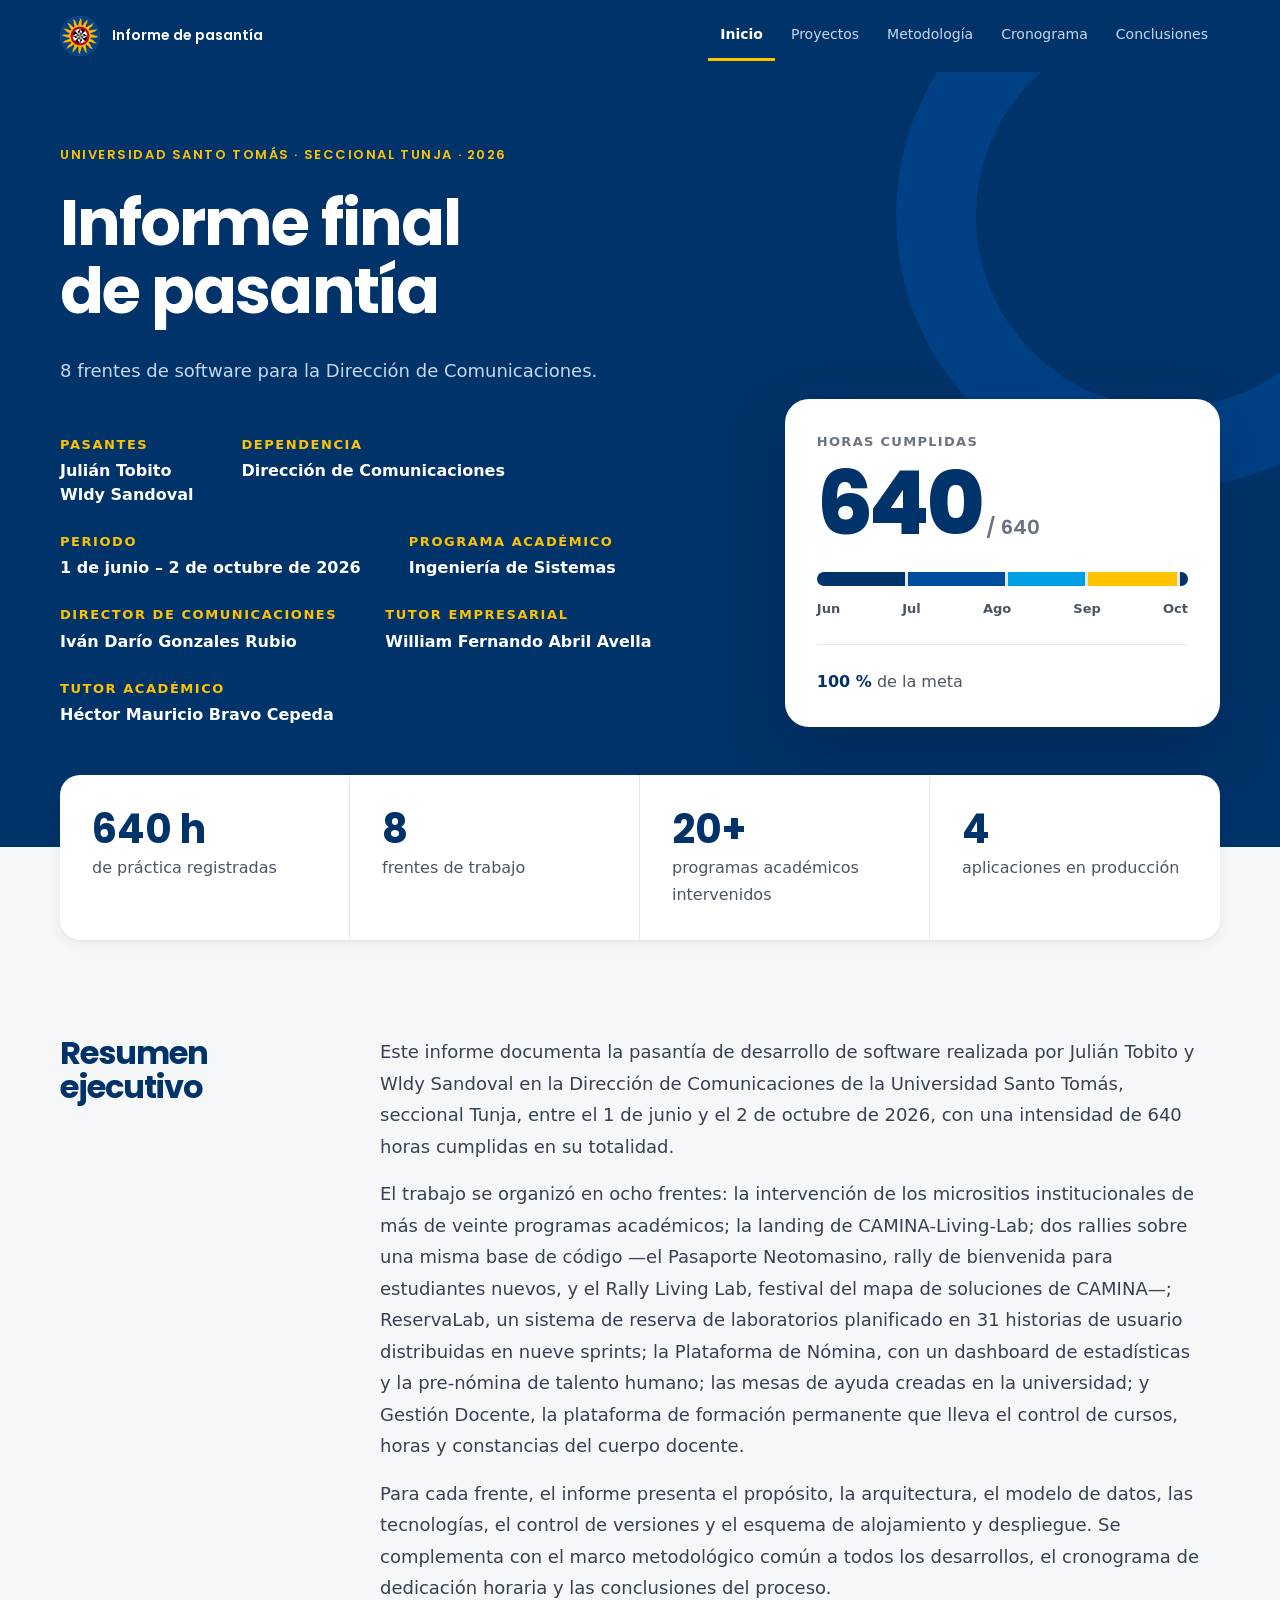
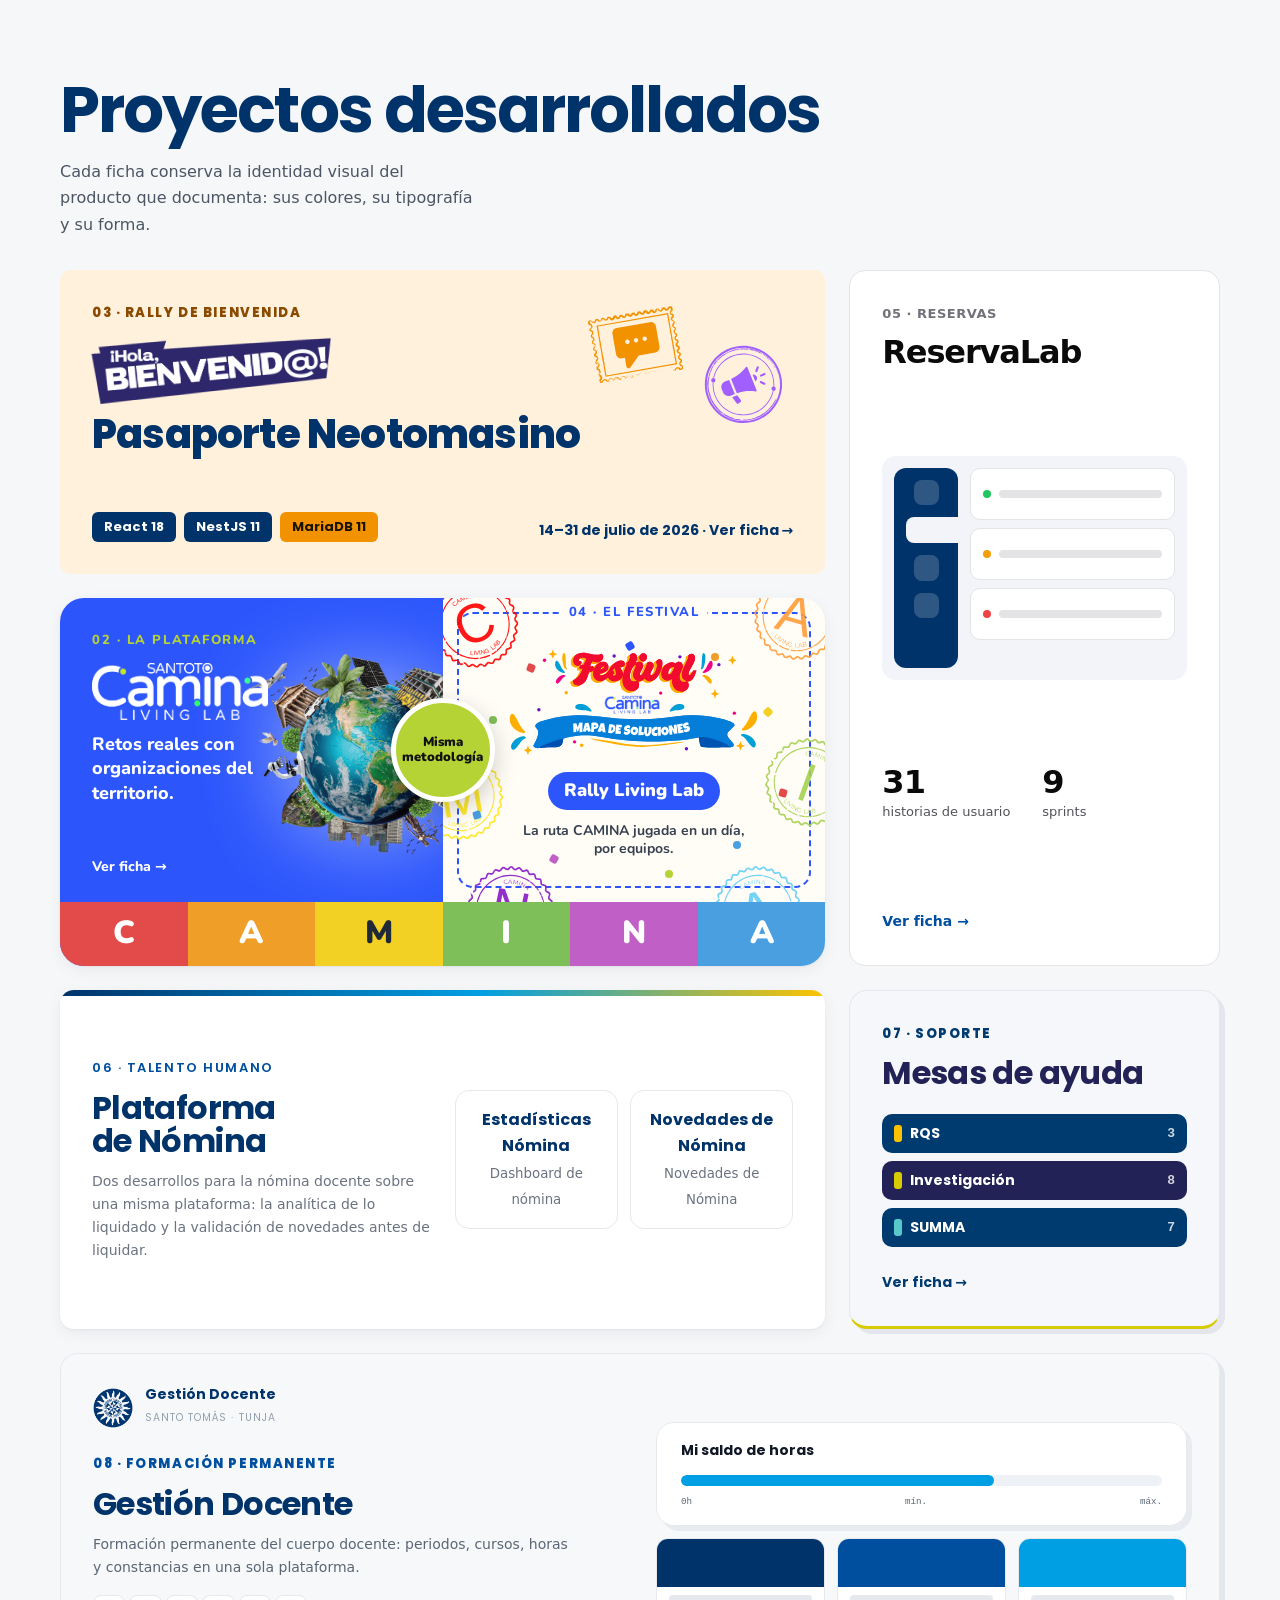
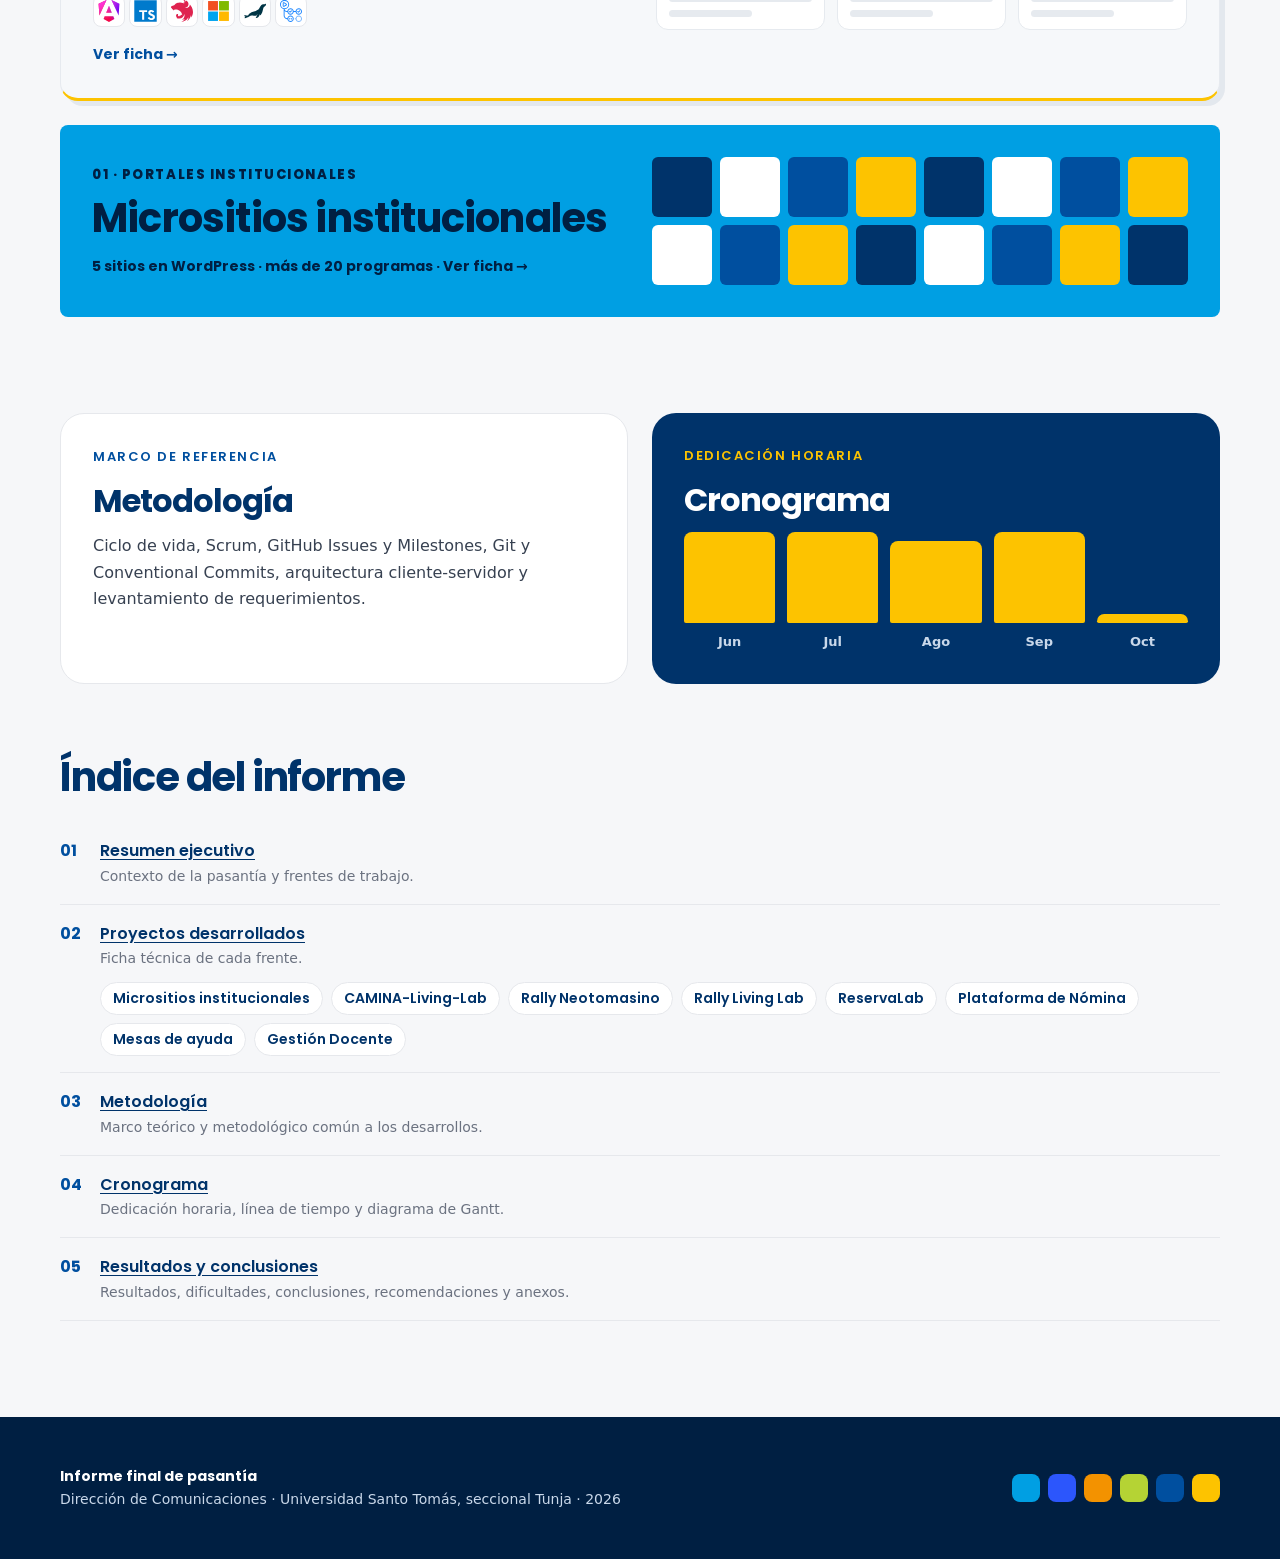
<file: index.html>
<!doctype html>
<html lang="es">
<head>
  <meta charset="utf-8">
  <meta name="viewport" content="width=device-width, initial-scale=1">
  <title>Informe final de pasantía · Dirección de Comunicaciones USTA Tunja</title>
  <meta name="description" content="Informe final de la pasantía de desarrollo de software en la Dirección de Comunicaciones de la Universidad Santo Tomás, seccional Tunja (2026).">
  <link rel="icon" href="./assets/img/marcas/usta-escudo.webp" type="image/webp">
  <link rel="stylesheet" href="./assets/css/estilos.css">
  <script>document.documentElement.className += ' js';</script>
</head>
<body data-pagina="inicio" data-seccion="inicio" data-raiz="./">
  <a class="salto" href="#contenido">Saltar al contenido</a>

  <header class="barra">
    <div class="barra__interior">
      <a class="marca" href="./index.html">
        <img src="./assets/img/marcas/usta-escudo.webp" alt="Escudo de la Universidad Santo Tomás">
        <span>Informe de pasantía</span>
      </a>
      <button class="menu-boton" type="button" aria-expanded="false" aria-controls="menu-principal">
        <span class="menu-boton__icono" aria-hidden="true"></span>Menú
      </button>
      <nav id="menu-principal" class="menu" aria-label="Principal">
        <ul>
          <li><a href="./index.html" data-seccion="inicio">Inicio</a></li>
          <li><a href="./index.html#proyectos" data-seccion="proyectos">Proyectos</a></li>
          <li><a href="./metodologia.html" data-seccion="metodologia">Metodología</a></li>
          <li><a href="./cronograma.html" data-seccion="cronograma">Cronograma</a></li>
          <li><a href="./conclusiones.html" data-seccion="conclusiones">Conclusiones</a></li>
        </ul>
      </nav>
    </div>
  </header>

  <main id="contenido" tabindex="-1">
    <header class="portada" id="portada"></header>
    <noscript><div class="contenedor"><p class="aviso">Este informe usa JavaScript para mostrar los datos. Actívalo para ver el contenido completo.</p></div></noscript>
    <div class="contenedor">
      <dl class="cifras" id="cifras" aria-label="El periodo en cifras"></dl>

      <section class="resumen" id="resumen" aria-labelledby="resumen-t">
        <h2 id="resumen-t">Resumen ejecutivo</h2>
        <div class="prosa" id="resumen-texto"></div>
      </section>

      <section id="proyectos" aria-labelledby="proyectos-t">
        <div class="proyectos-cabeza">
          <h2 id="proyectos-t">Proyectos desarrollados</h2>
          <p>Cada ficha conserva la identidad visual del producto que documenta: sus colores, su tipografía y su forma.</p>
        </div>
        <div id="tarjetas-proyectos"></div>
      </section>

      <div class="duo" id="atajos"></div>

      <section class="seccion" id="indice" aria-labelledby="indice-t">
        <h2 class="seccion__titulo" id="indice-t">Índice del informe</h2>
        <nav class="indice-informe" id="indice-informe" aria-labelledby="indice-t"></nav>
      </section>
    </div>
  </main>

  <footer class="pie">
    <div class="pie__interior">
      <p><strong>Informe final de pasantía</strong><br>Dirección de Comunicaciones · Universidad Santo Tomás, seccional Tunja · 2026</p>
      <div class="pie__paleta" aria-hidden="true">
        <span style="background:#009fe3"></span><span style="background:#2c56fc"></span><span style="background:#f39200"></span><span style="background:#b5d334"></span><span style="background:#004f9f"></span><span style="background:#fdc300"></span>
      </div>
    </div>
  </footer>

  <script src="./data/general.js"></script>
  <script src="./data/proyectos.js"></script>
  <script src="./data/cronograma.js"></script>
  <script src="./assets/js/app.js"></script>
  <script>
    App.montarInicio();
  </script>
</body>
</html>
</file>
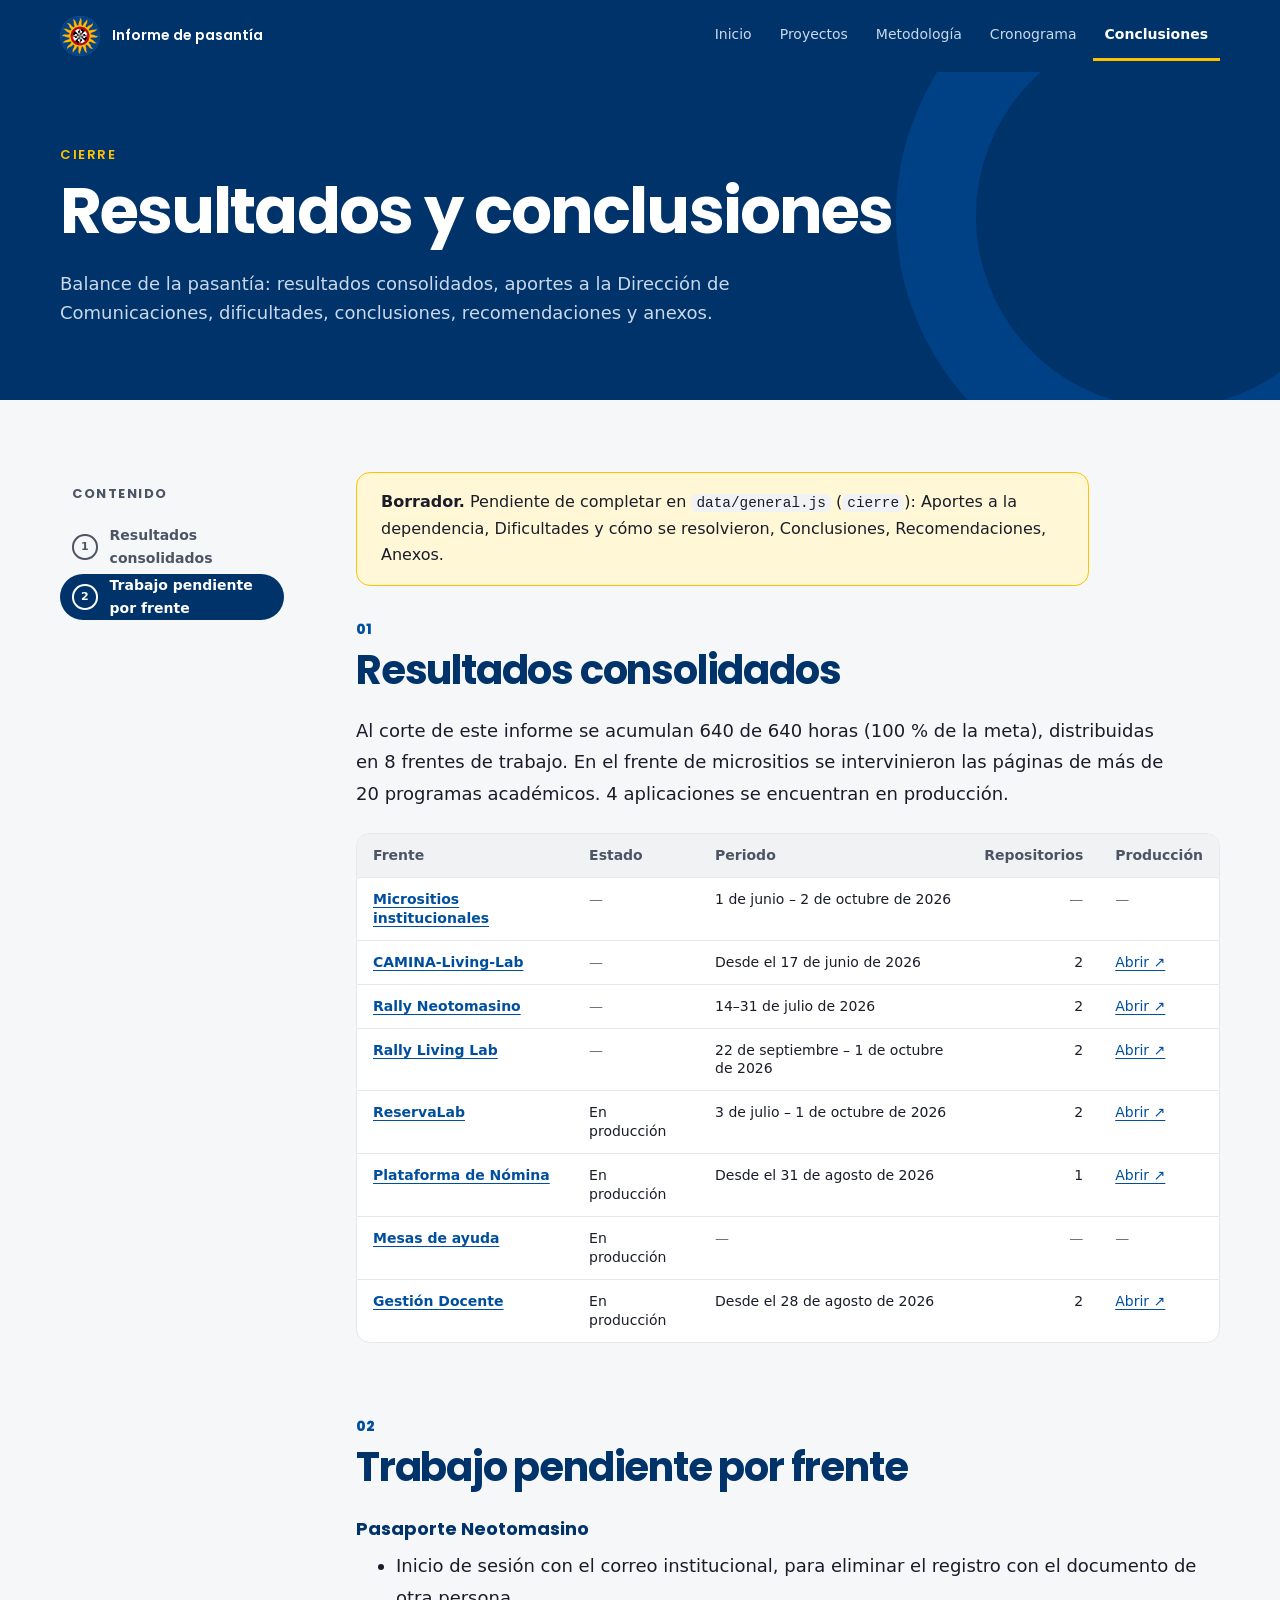
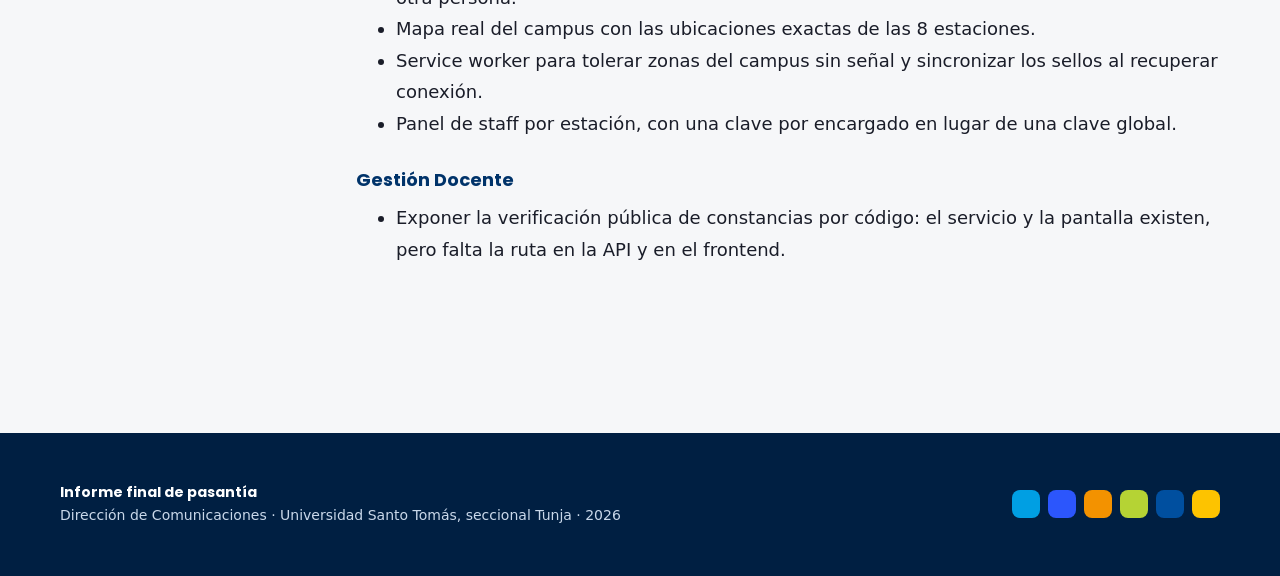
<file: conclusiones.html>
<!doctype html>
<html lang="es">
<head>
  <meta charset="utf-8">
  <meta name="viewport" content="width=device-width, initial-scale=1">
  <title>Resultados y conclusiones · Informe de pasantía</title>
  <meta name="description" content="Resultados consolidados, aportes, dificultades, conclusiones, recomendaciones y anexos de la pasantía.">
  <link rel="icon" href="./assets/img/marcas/usta-escudo.webp" type="image/webp">
  <link rel="stylesheet" href="./assets/css/estilos.css">
  <script>document.documentElement.className += ' js';</script>
</head>
<body data-pagina="conclusiones" data-seccion="conclusiones" data-raiz="./">
  <a class="salto" href="#contenido">Saltar al contenido</a>

  <header class="barra">
    <div class="barra__interior">
      <a class="marca" href="./index.html">
        <img src="./assets/img/marcas/usta-escudo.webp" alt="Escudo de la Universidad Santo Tomás">
        <span>Informe de pasantía</span>
      </a>
      <button class="menu-boton" type="button" aria-expanded="false" aria-controls="menu-principal">
        <span class="menu-boton__icono" aria-hidden="true"></span>Menú
      </button>
      <nav id="menu-principal" class="menu" aria-label="Principal">
        <ul>
          <li><a href="./index.html" data-seccion="inicio">Inicio</a></li>
          <li><a href="./index.html#proyectos" data-seccion="proyectos">Proyectos</a></li>
          <li><a href="./metodologia.html" data-seccion="metodologia">Metodología</a></li>
          <li><a href="./cronograma.html" data-seccion="cronograma">Cronograma</a></li>
          <li><a href="./conclusiones.html" data-seccion="conclusiones">Conclusiones</a></li>
        </ul>
      </nav>
    </div>
  </header>

  <main id="contenido" tabindex="-1">
    <header class="cabecera-oscura">
      <div class="cabecera-oscura__aro" aria-hidden="true"></div>
      <div class="contenedor">
        <p class="antetitulo">Cierre</p>
        <h1>Resultados y conclusiones</h1>
        <p class="cabecera-oscura__entradilla">Balance de la pasantía: resultados consolidados, aportes a la Dirección de Comunicaciones, dificultades, conclusiones, recomendaciones y anexos.</p>
      </div>
    </header>
    <noscript><div class="contenedor"><p class="aviso">Este informe usa JavaScript para mostrar los datos. Actívalo para ver el contenido completo.</p></div></noscript>
    <div class="contenedor ficha__cuerpo con-indice">
      <aside class="indice-caja" aria-label="Secciones de las conclusiones"></aside>
      <div class="con-indice__cuerpo" id="conclusiones"></div>
    </div>
  </main>

  <footer class="pie">
    <div class="pie__interior">
      <p><strong>Informe final de pasantía</strong><br>Dirección de Comunicaciones · Universidad Santo Tomás, seccional Tunja · 2026</p>
      <div class="pie__paleta" aria-hidden="true">
        <span style="background:#009fe3"></span><span style="background:#2c56fc"></span><span style="background:#f39200"></span><span style="background:#b5d334"></span><span style="background:#004f9f"></span><span style="background:#fdc300"></span>
      </div>
    </div>
  </footer>

  <script src="./data/general.js"></script>
  <script src="./data/proyectos.js"></script>
  <script src="./data/cronograma.js"></script>
  <script src="./assets/js/app.js"></script>
  <script>
    App.montarConclusiones();
  </script>
</body>
</html>
</file>
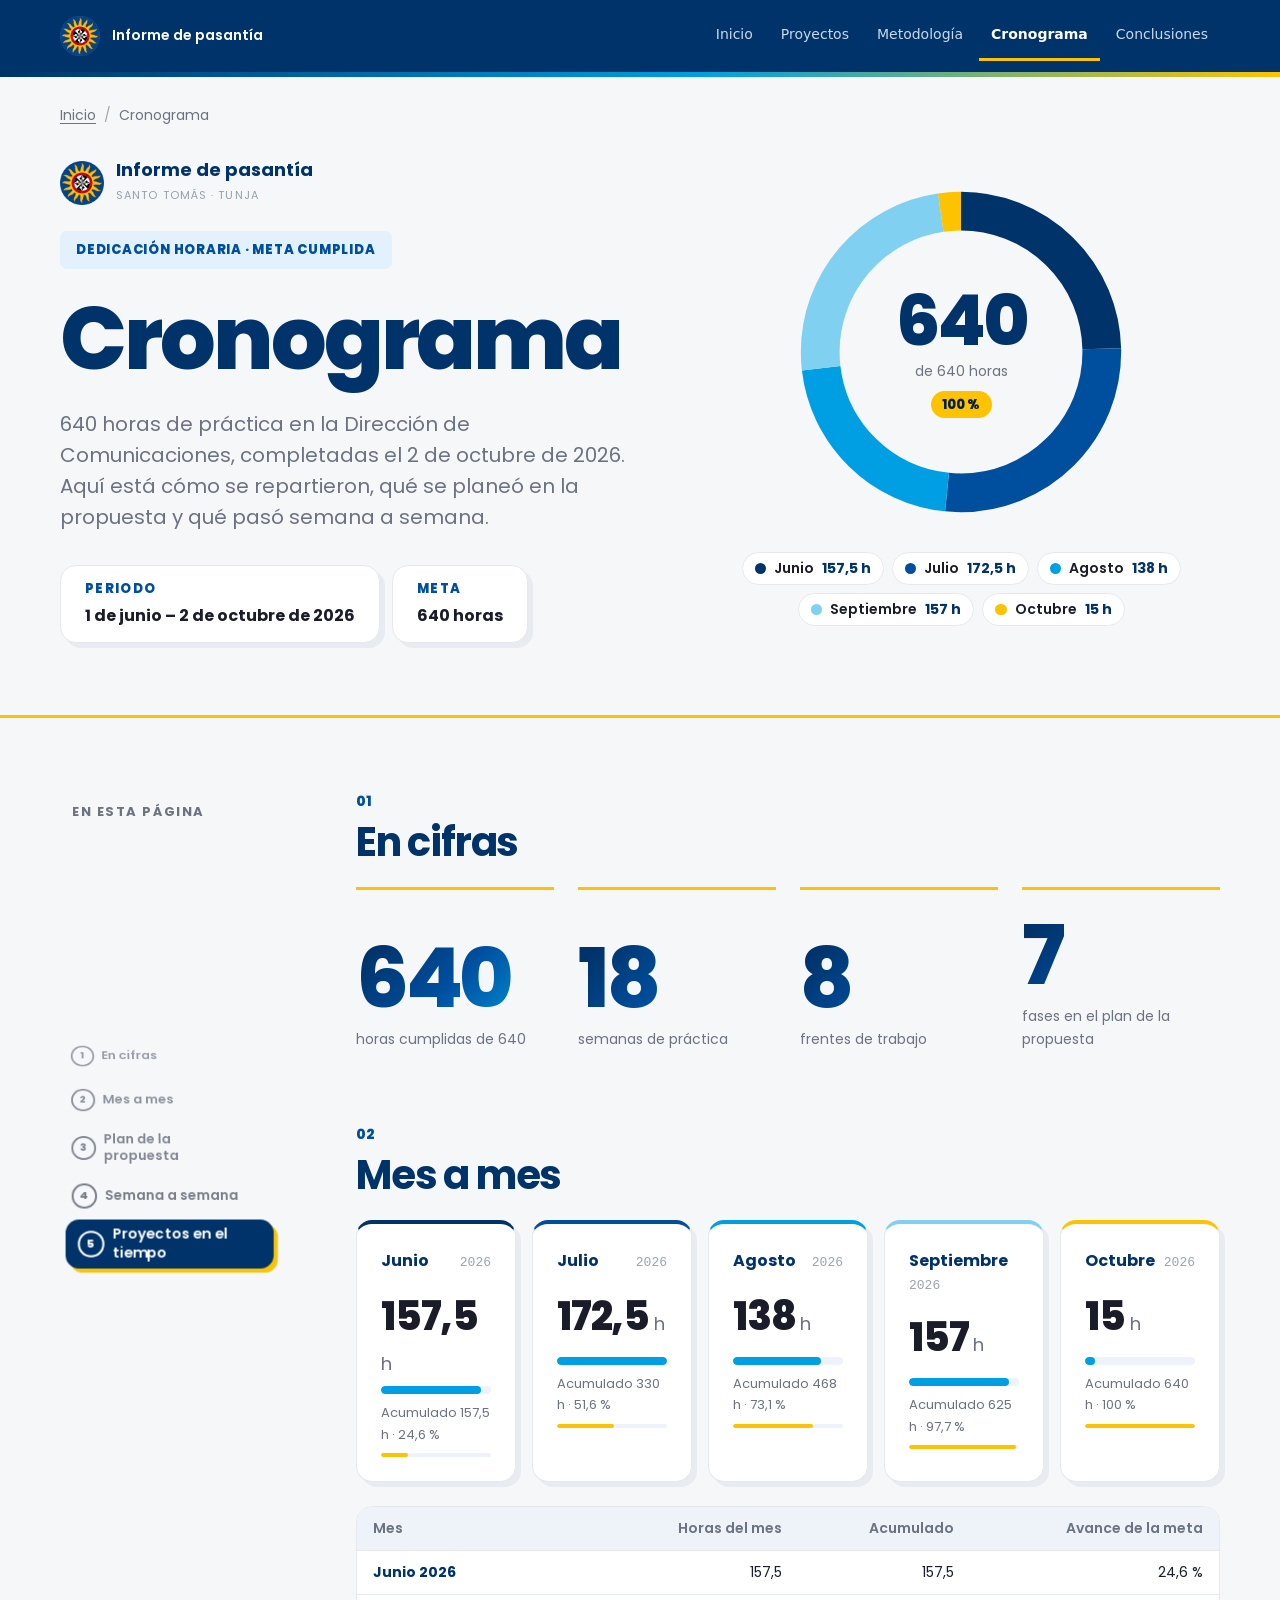
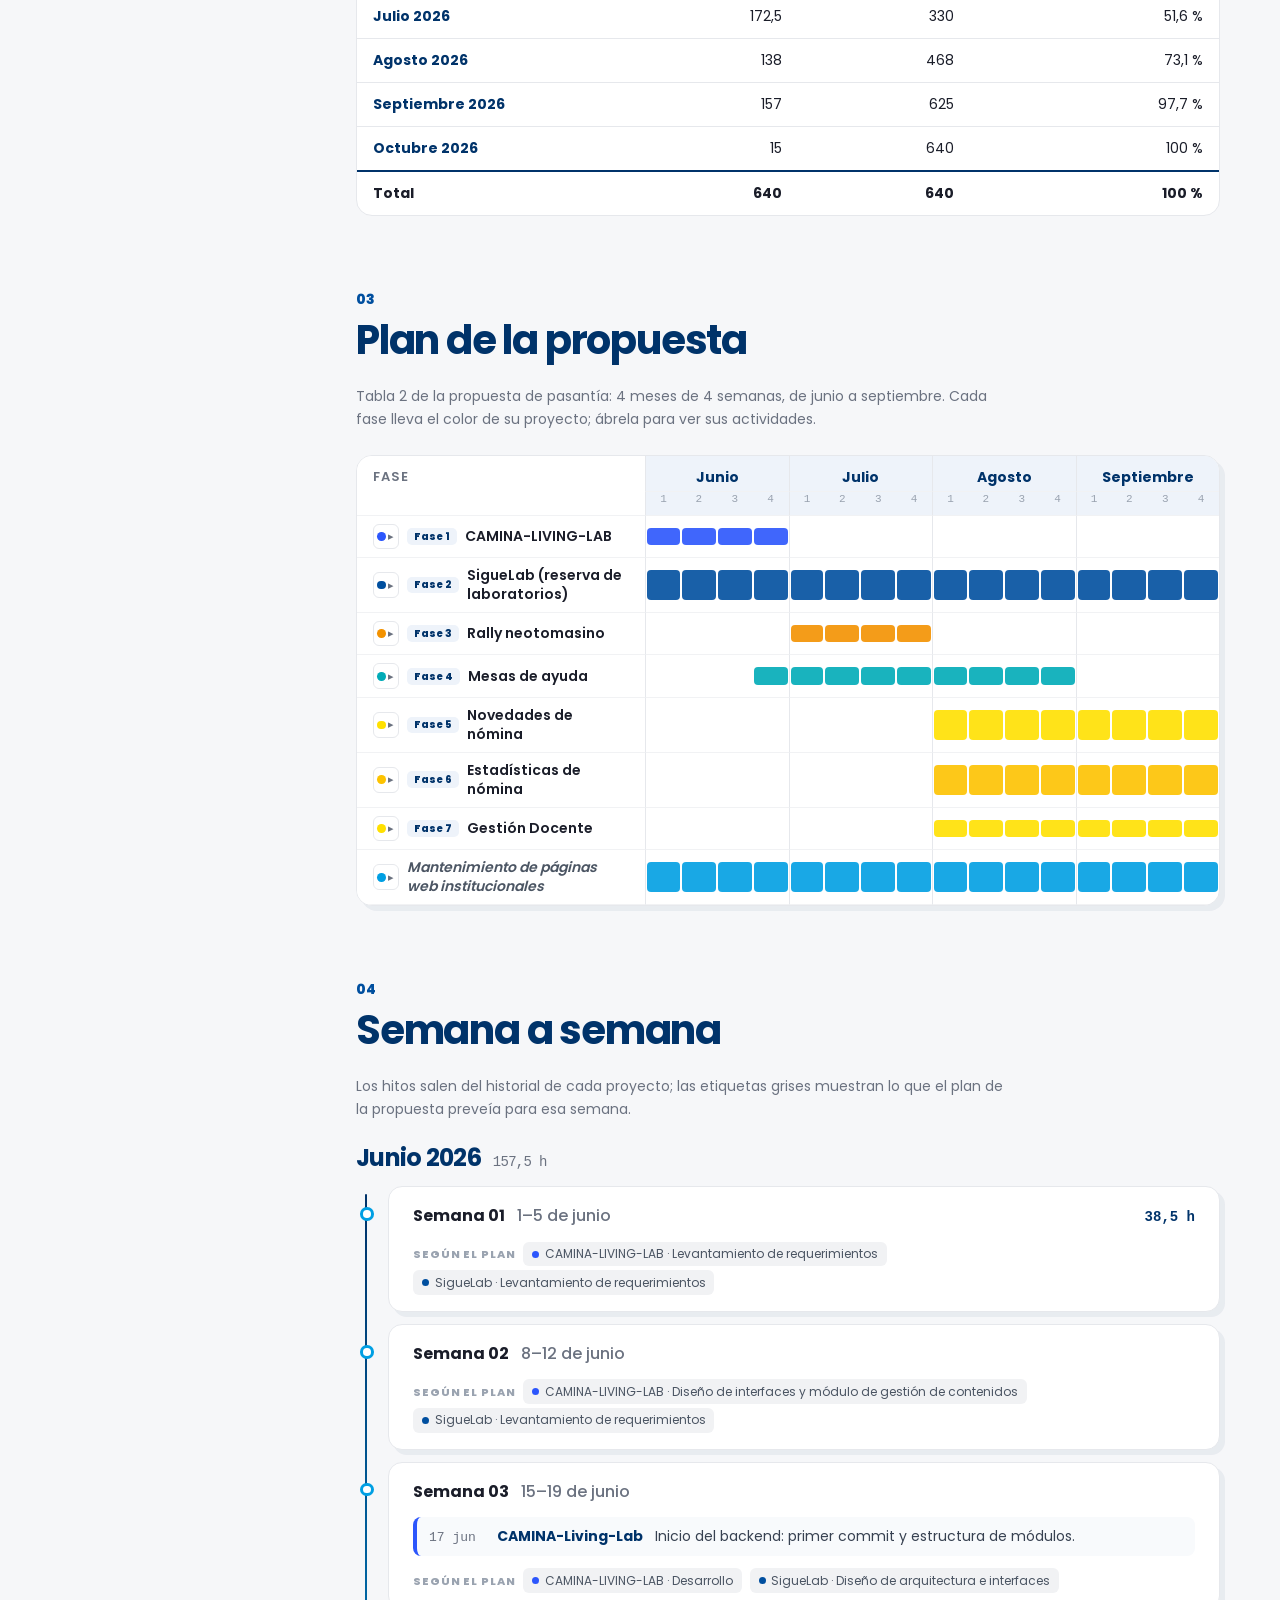
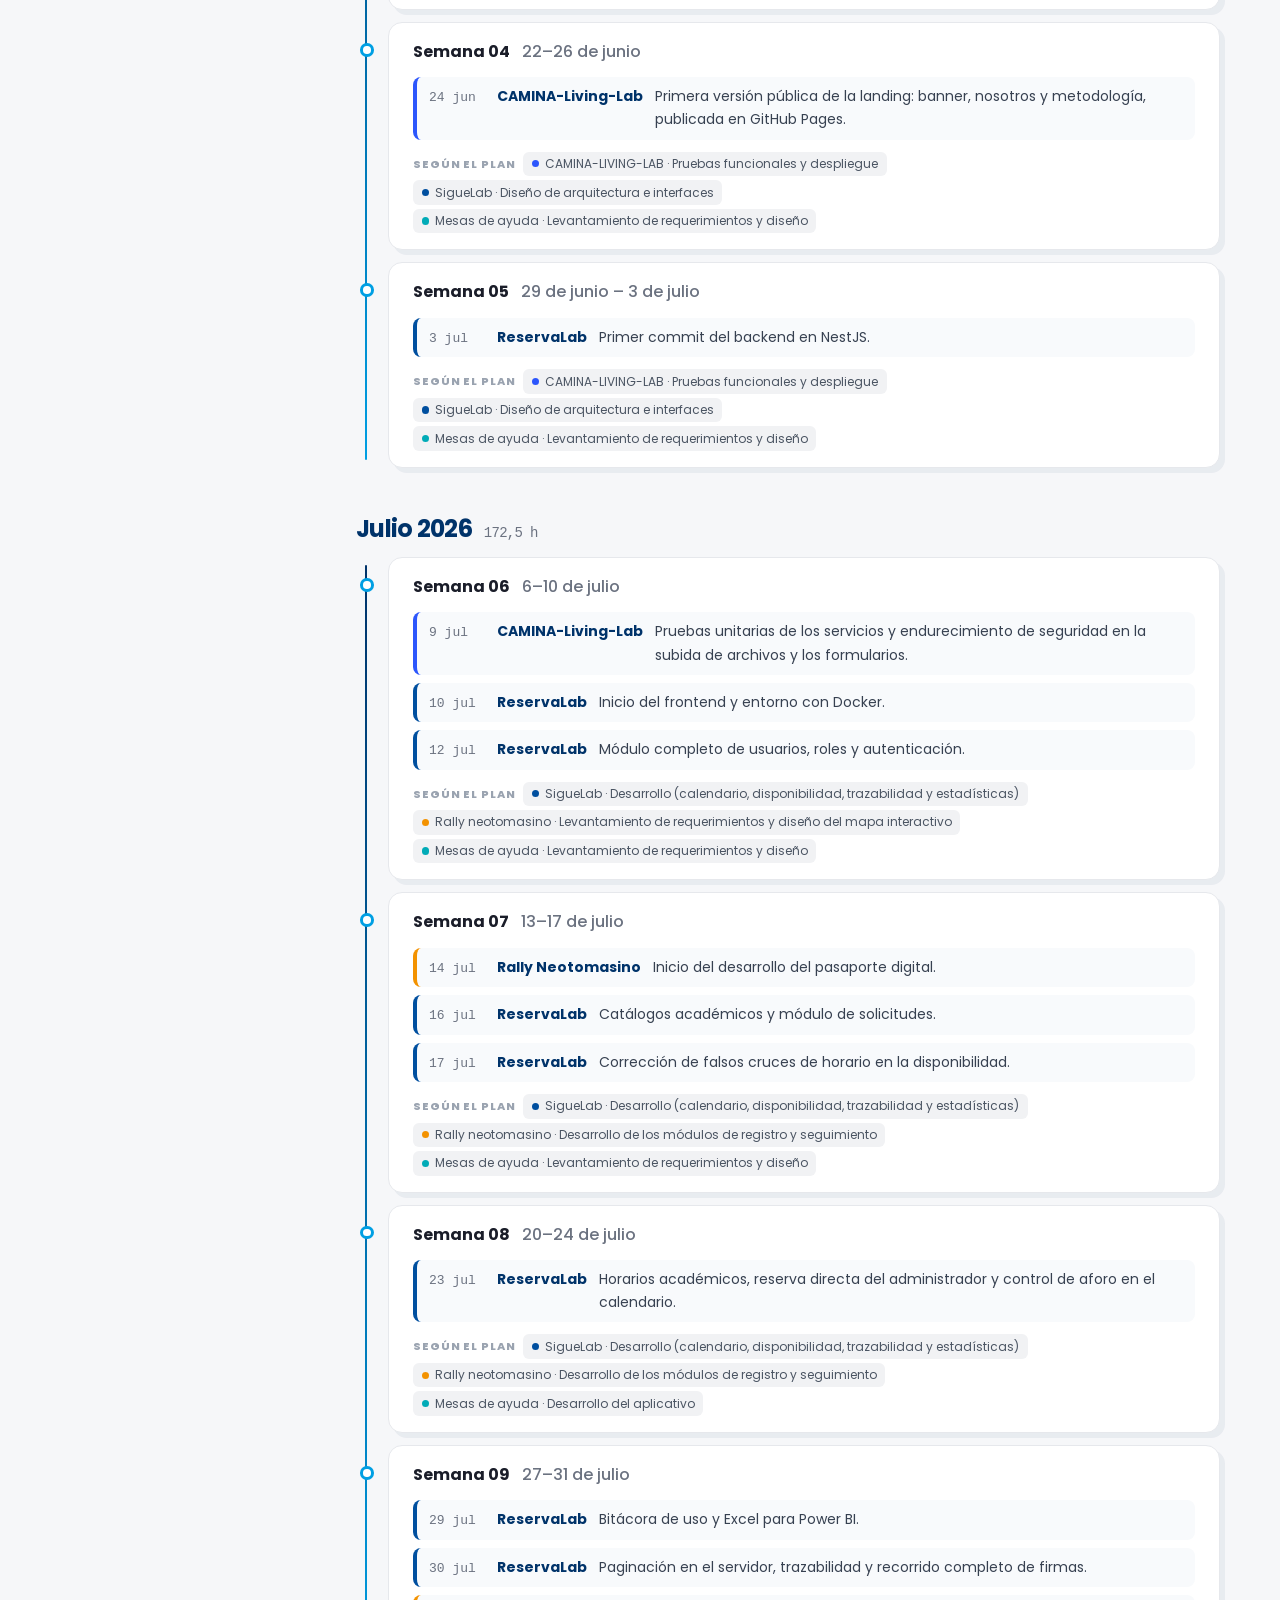
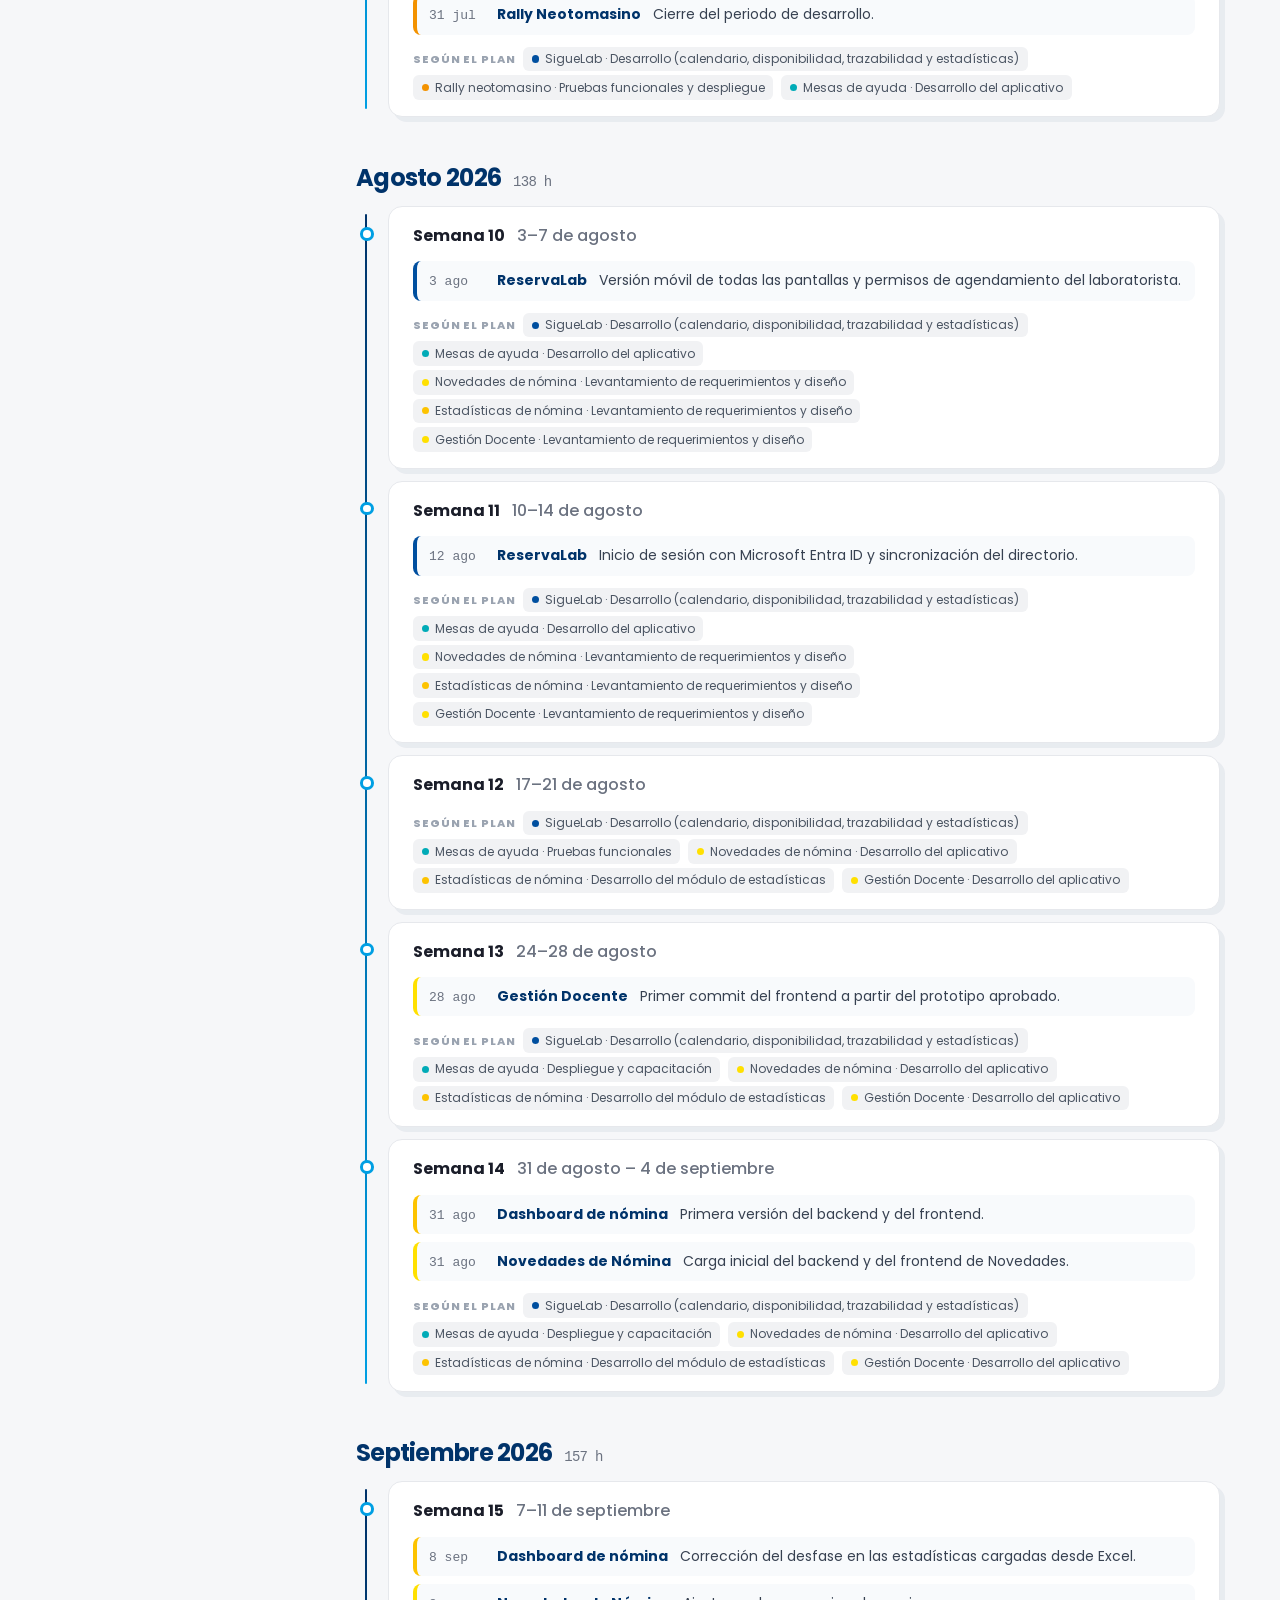
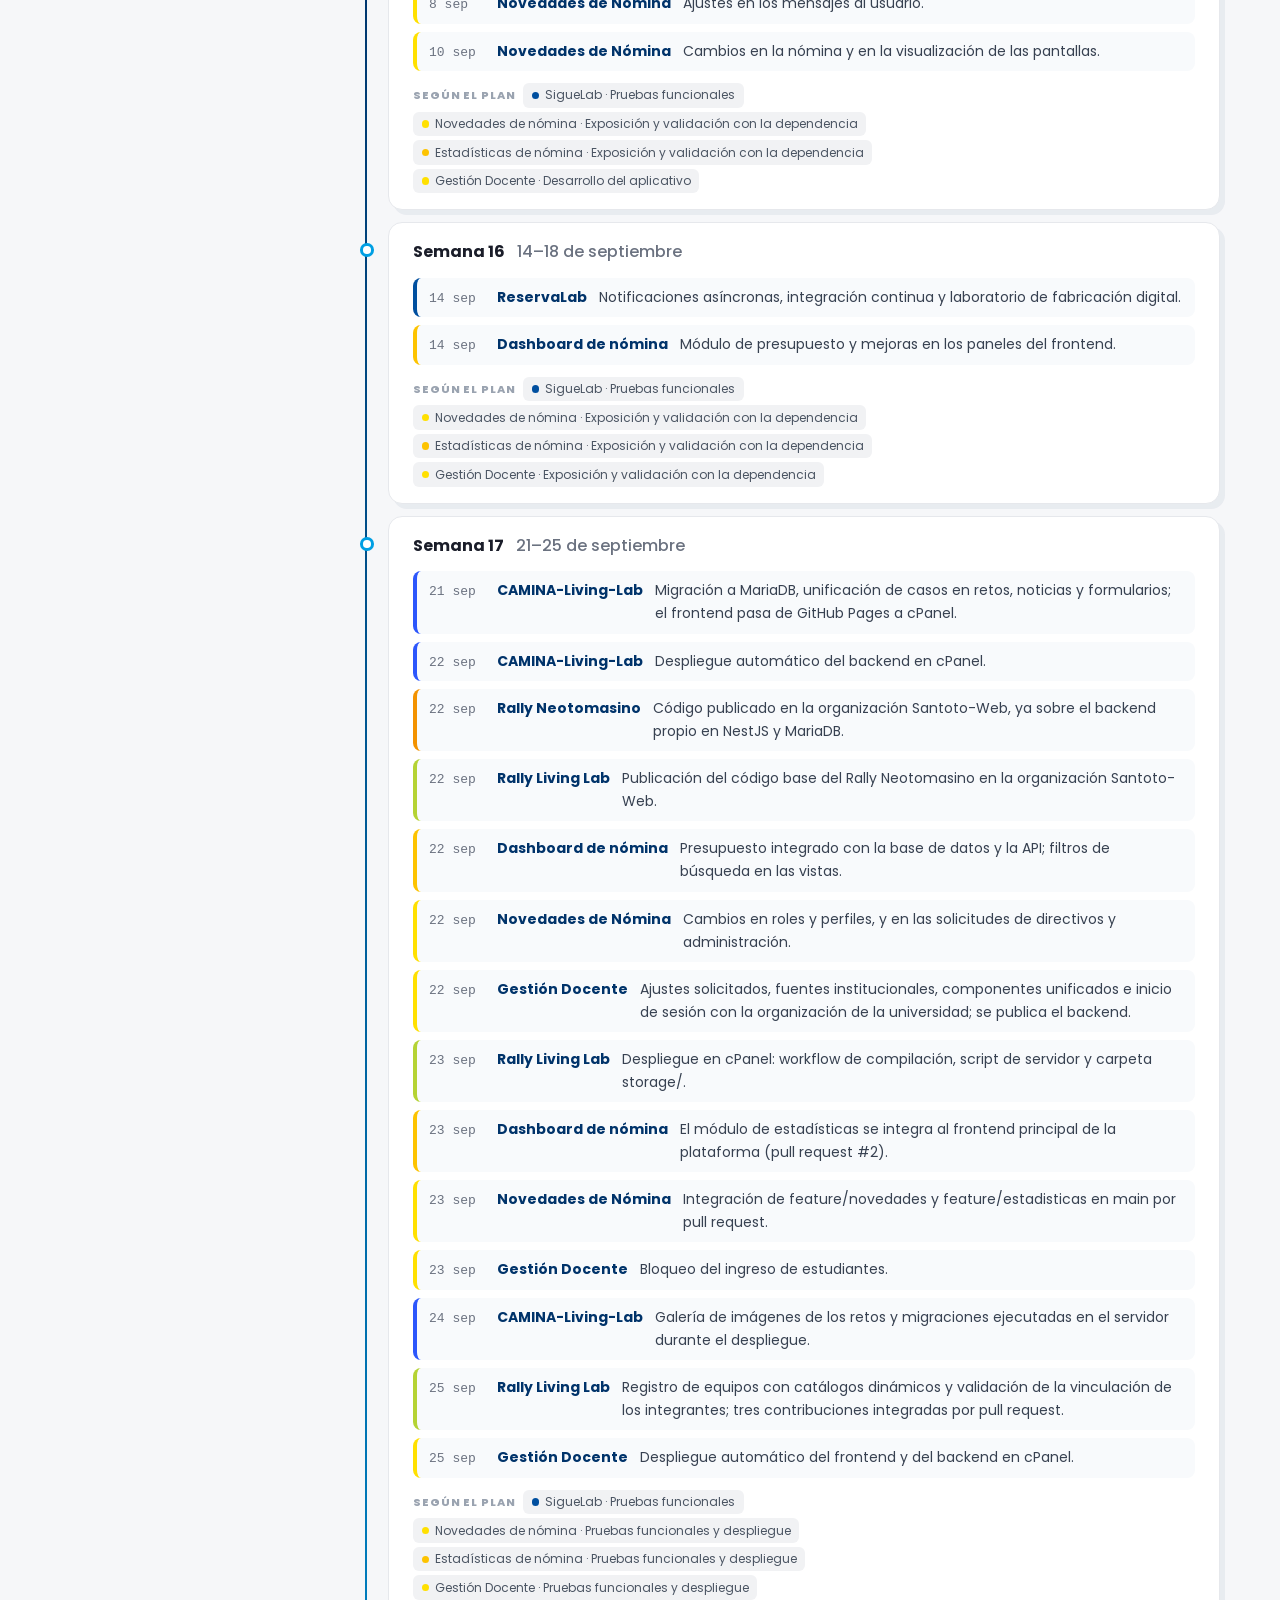
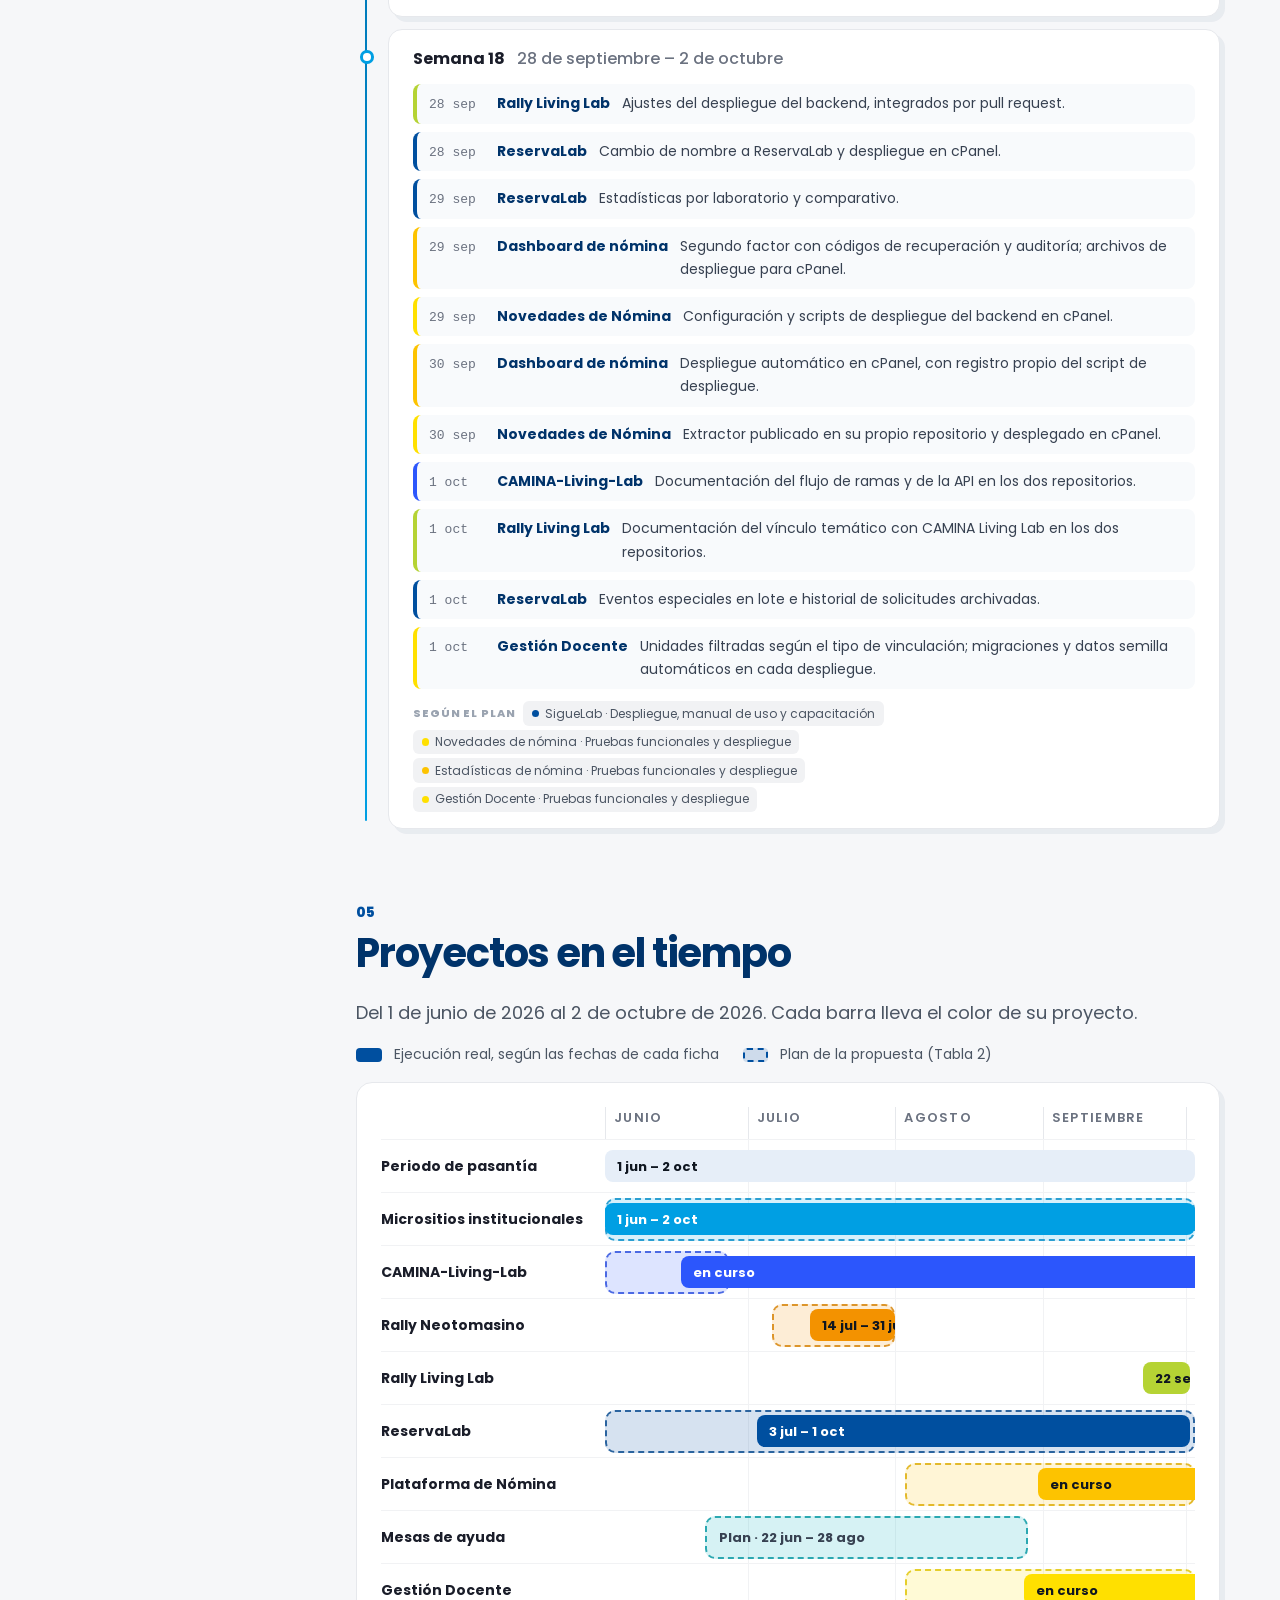
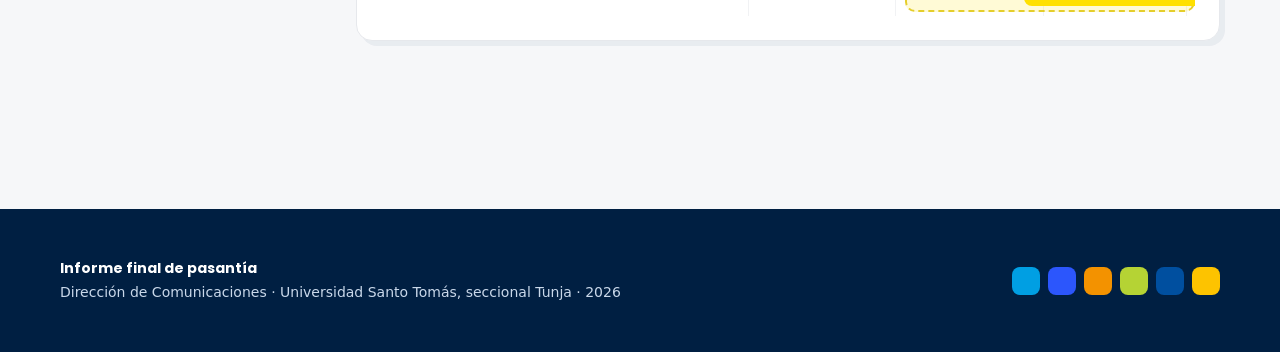
<file: cronograma.html>
<!doctype html>
<html lang="es">
<head>
  <meta charset="utf-8">
  <meta name="viewport" content="width=device-width, initial-scale=1">
  <title>Cronograma · Informe de pasantía</title>
  <meta name="description" content="Cronograma de la pasantía: avance de horas, resumen mensual, actividades semanales y diagrama de Gantt de los proyectos.">
  <link rel="icon" href="./assets/img/marcas/usta-escudo.webp" type="image/webp">
  <link rel="stylesheet" href="./assets/css/estilos.css">
  <link rel="stylesheet" href="./assets/css/ficha-viva.css">
  <link rel="stylesheet" href="./assets/css/temas/cronograma.css">
  <script>document.documentElement.className += ' js';</script>
</head>
<body class="pagina-crono ficha-viva" data-pagina="cronograma" data-seccion="cronograma" data-raiz="./">
  <a class="salto" href="#contenido">Saltar al contenido</a>

  <header class="barra">
    <div class="barra__interior">
      <a class="marca" href="./index.html">
        <img src="./assets/img/marcas/usta-escudo.webp" alt="Escudo de la Universidad Santo Tomás">
        <span>Informe de pasantía</span>
      </a>
      <button class="menu-boton" type="button" aria-expanded="false" aria-controls="menu-principal">
        <span class="menu-boton__icono" aria-hidden="true"></span>Menú
      </button>
      <nav id="menu-principal" class="menu" aria-label="Principal">
        <ul>
          <li><a href="./index.html" data-seccion="inicio">Inicio</a></li>
          <li><a href="./index.html#proyectos" data-seccion="proyectos">Proyectos</a></li>
          <li><a href="./metodologia.html" data-seccion="metodologia">Metodología</a></li>
          <li><a href="./cronograma.html" data-seccion="cronograma">Cronograma</a></li>
          <li><a href="./conclusiones.html" data-seccion="conclusiones">Conclusiones</a></li>
        </ul>
      </nav>
    </div>
  </header>

  <main id="contenido" class="ficha" tabindex="-1">
    <header class="hero hero--crono" id="crono-hero"></header>
    <noscript><div class="contenedor"><p class="aviso">Este informe usa JavaScript para mostrar los datos. Actívalo para ver el contenido completo.</p></div></noscript>
    <div class="contenedor ficha__cuerpo con-indice">
      <aside class="indice-caja" aria-label="Secciones del cronograma"></aside>
      <div class="con-indice__cuerpo" id="cronograma"></div>
    </div>
  </main>

  <footer class="pie">
    <div class="pie__interior">
      <p><strong>Informe final de pasantía</strong><br>Dirección de Comunicaciones · Universidad Santo Tomás, seccional Tunja · 2026</p>
      <div class="pie__paleta" aria-hidden="true">
        <span style="background:#009fe3"></span><span style="background:#2c56fc"></span><span style="background:#f39200"></span><span style="background:#b5d334"></span><span style="background:#004f9f"></span><span style="background:#fdc300"></span>
      </div>
    </div>
  </footer>

  <script src="./data/general.js"></script>
  <script src="./data/proyectos.js"></script>
  <script src="./data/cronograma.js"></script>
  <script src="./assets/js/app.js"></script>
  <script>
    App.montarCronograma();
  </script>
</body>
</html>
</file>
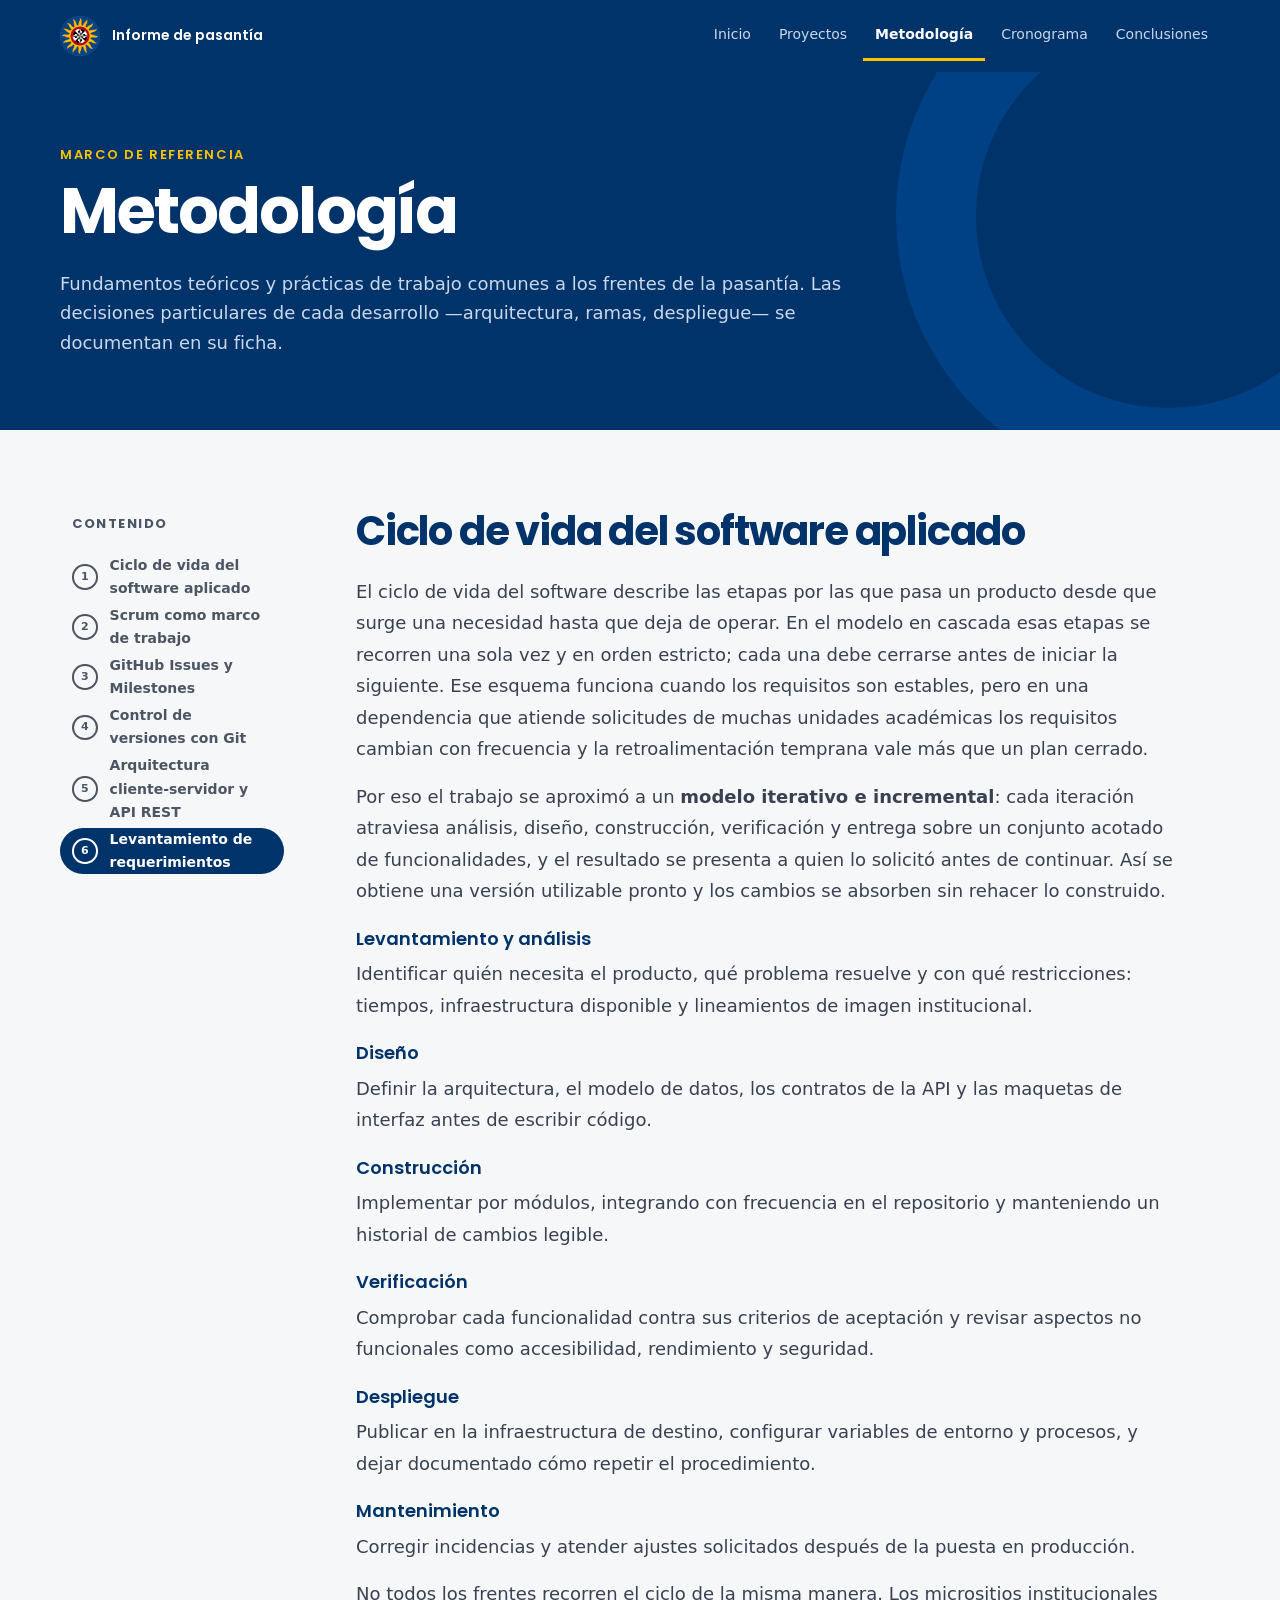
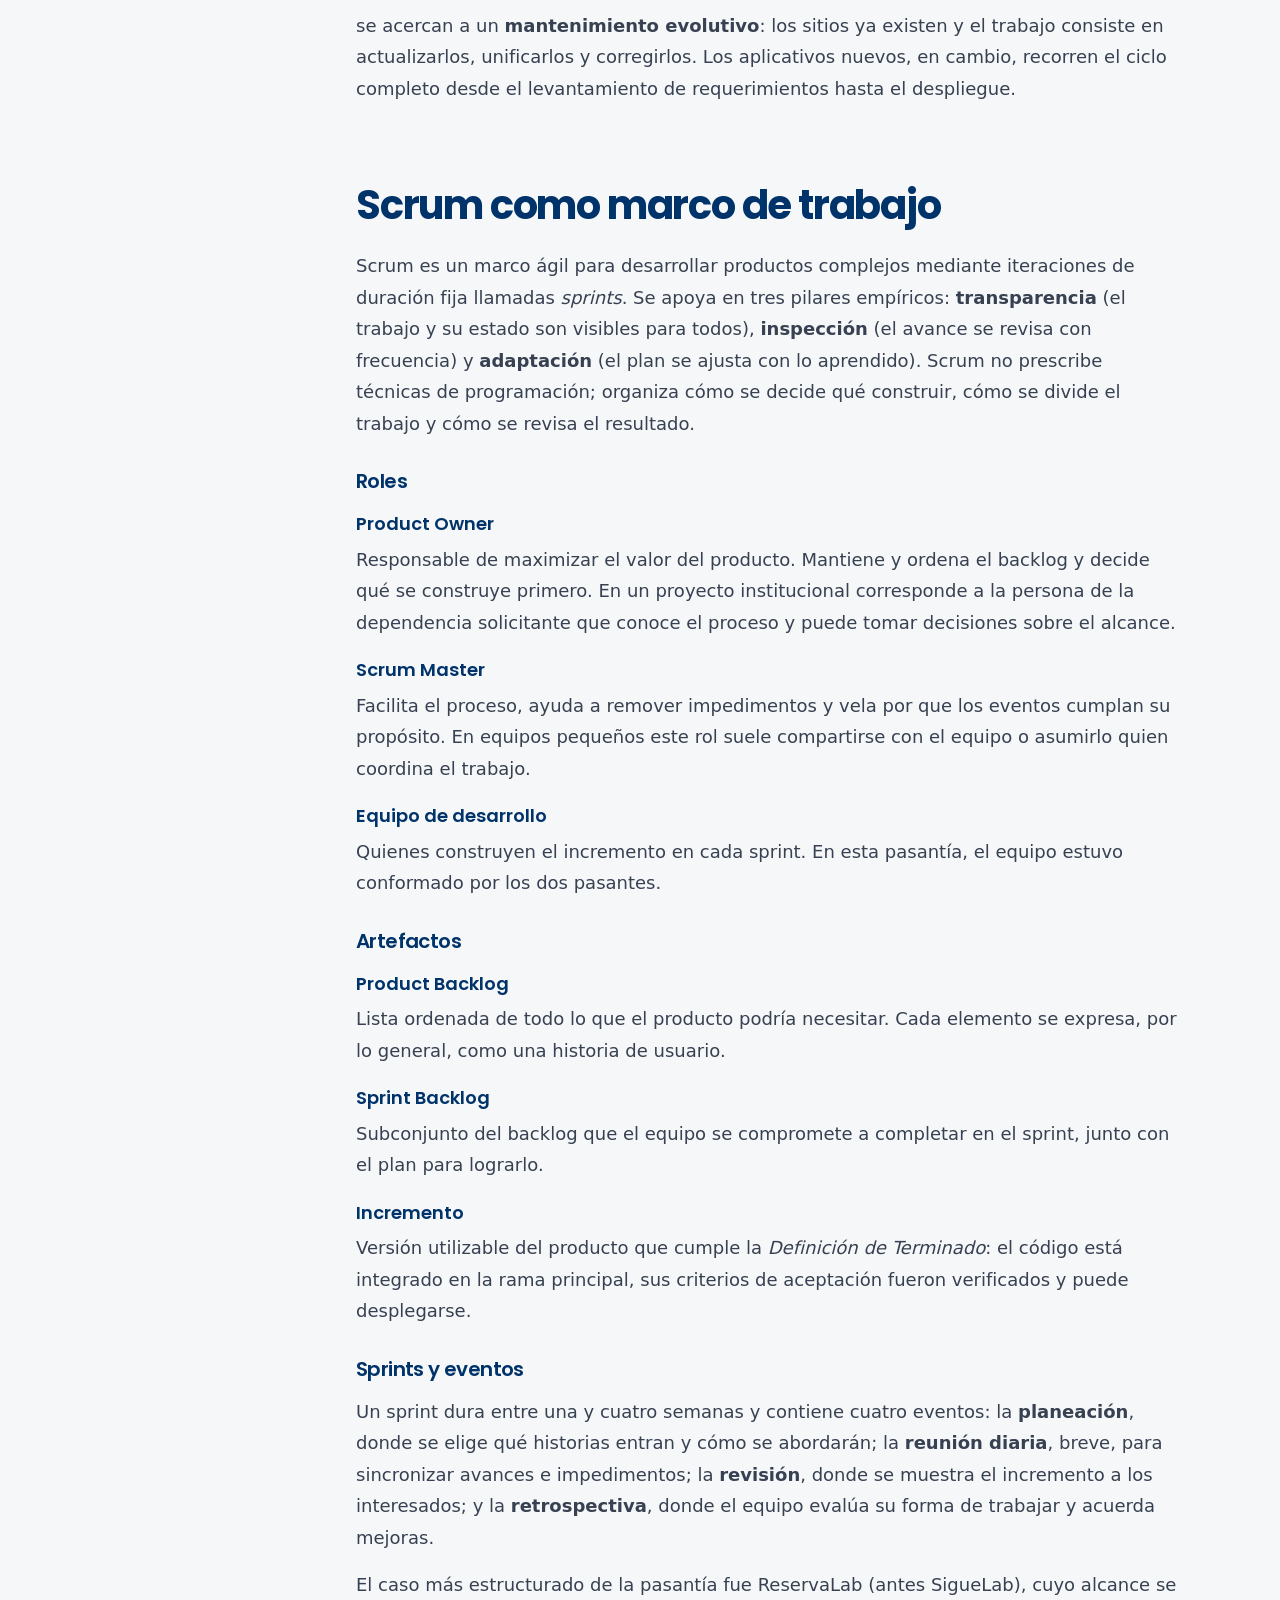
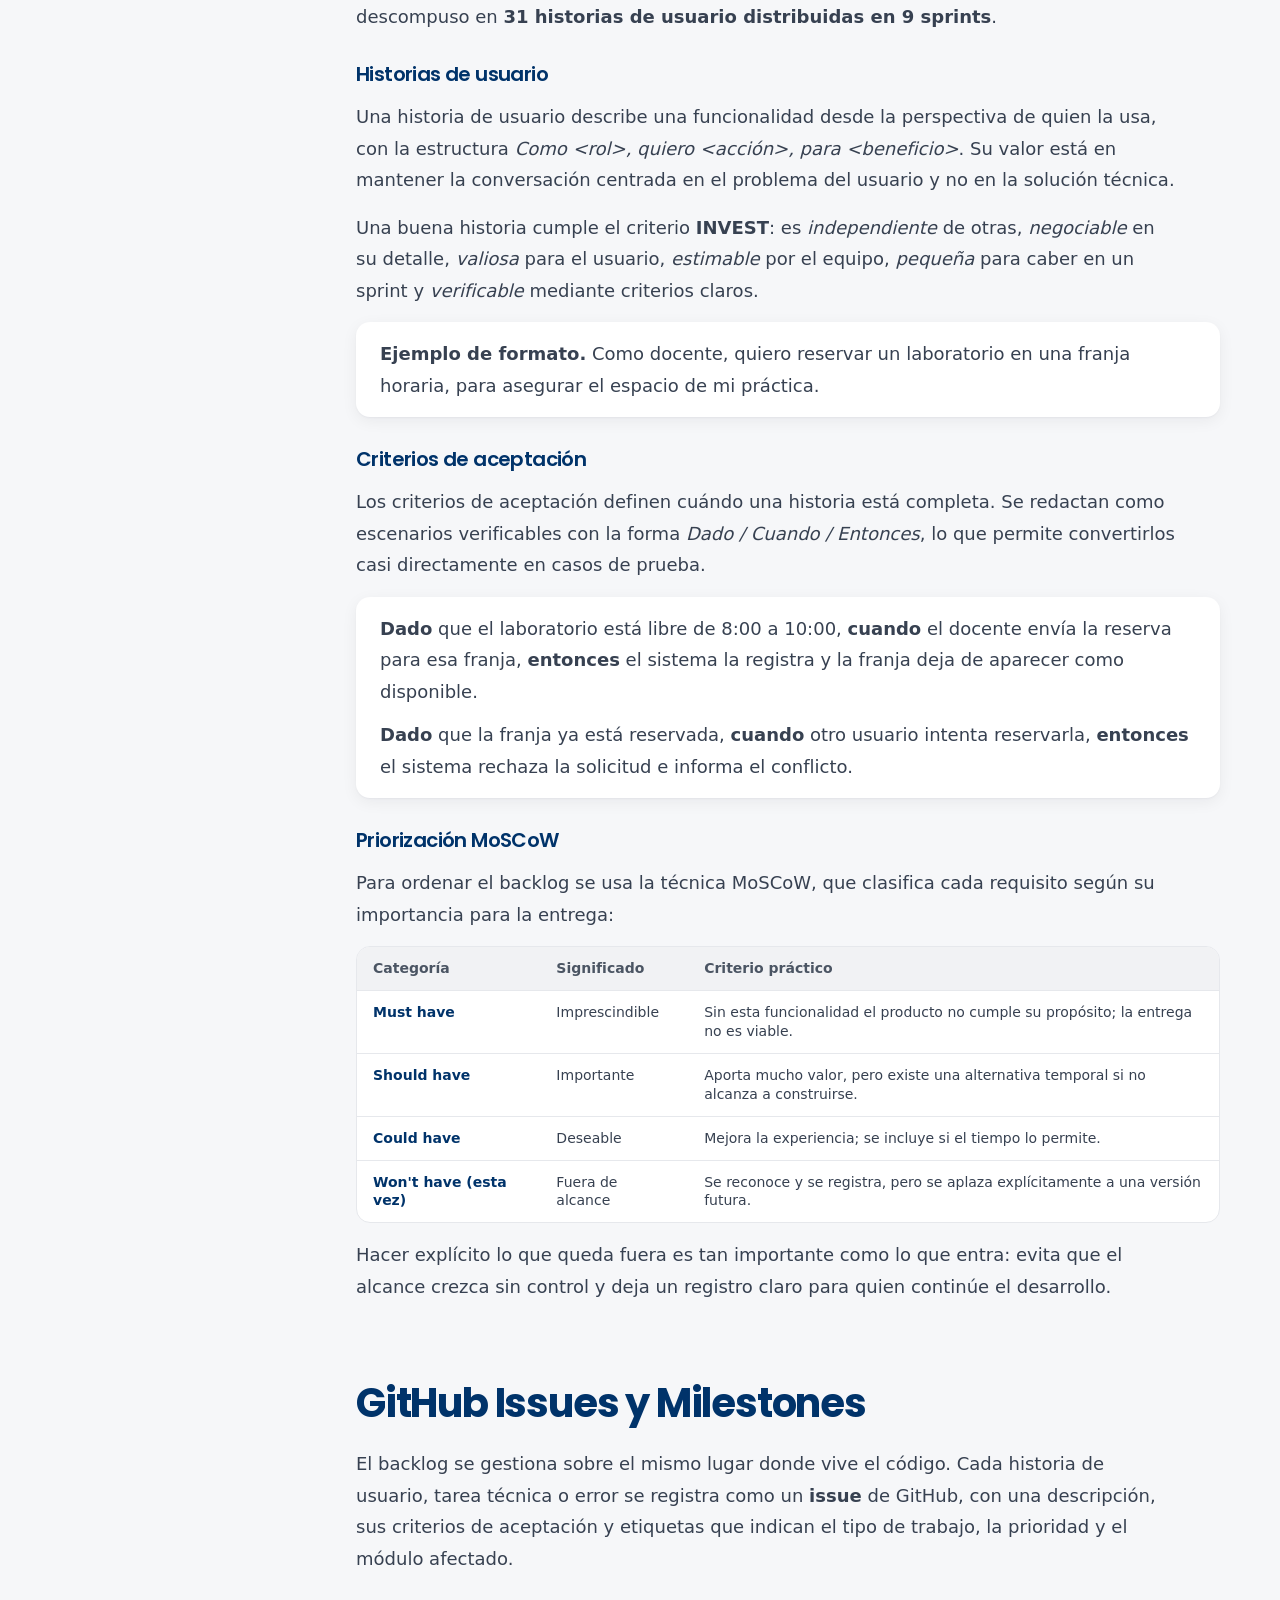
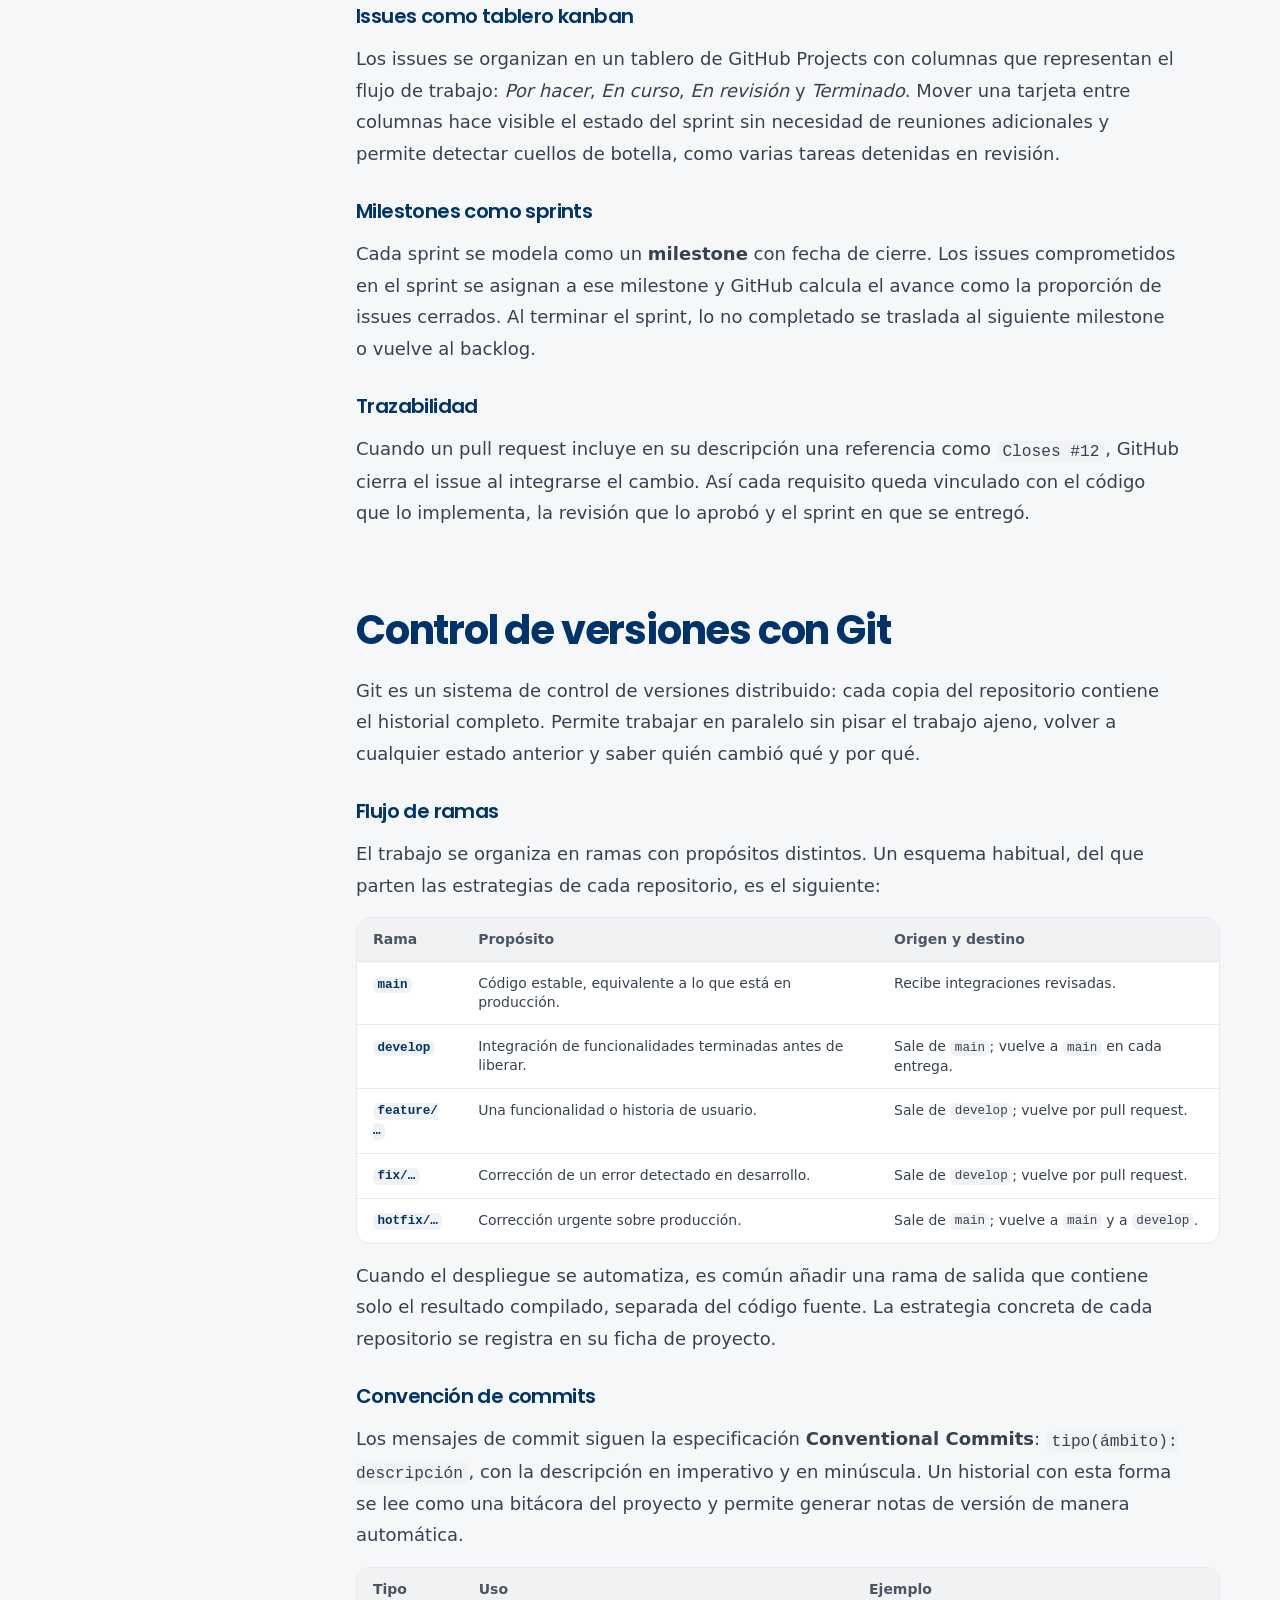
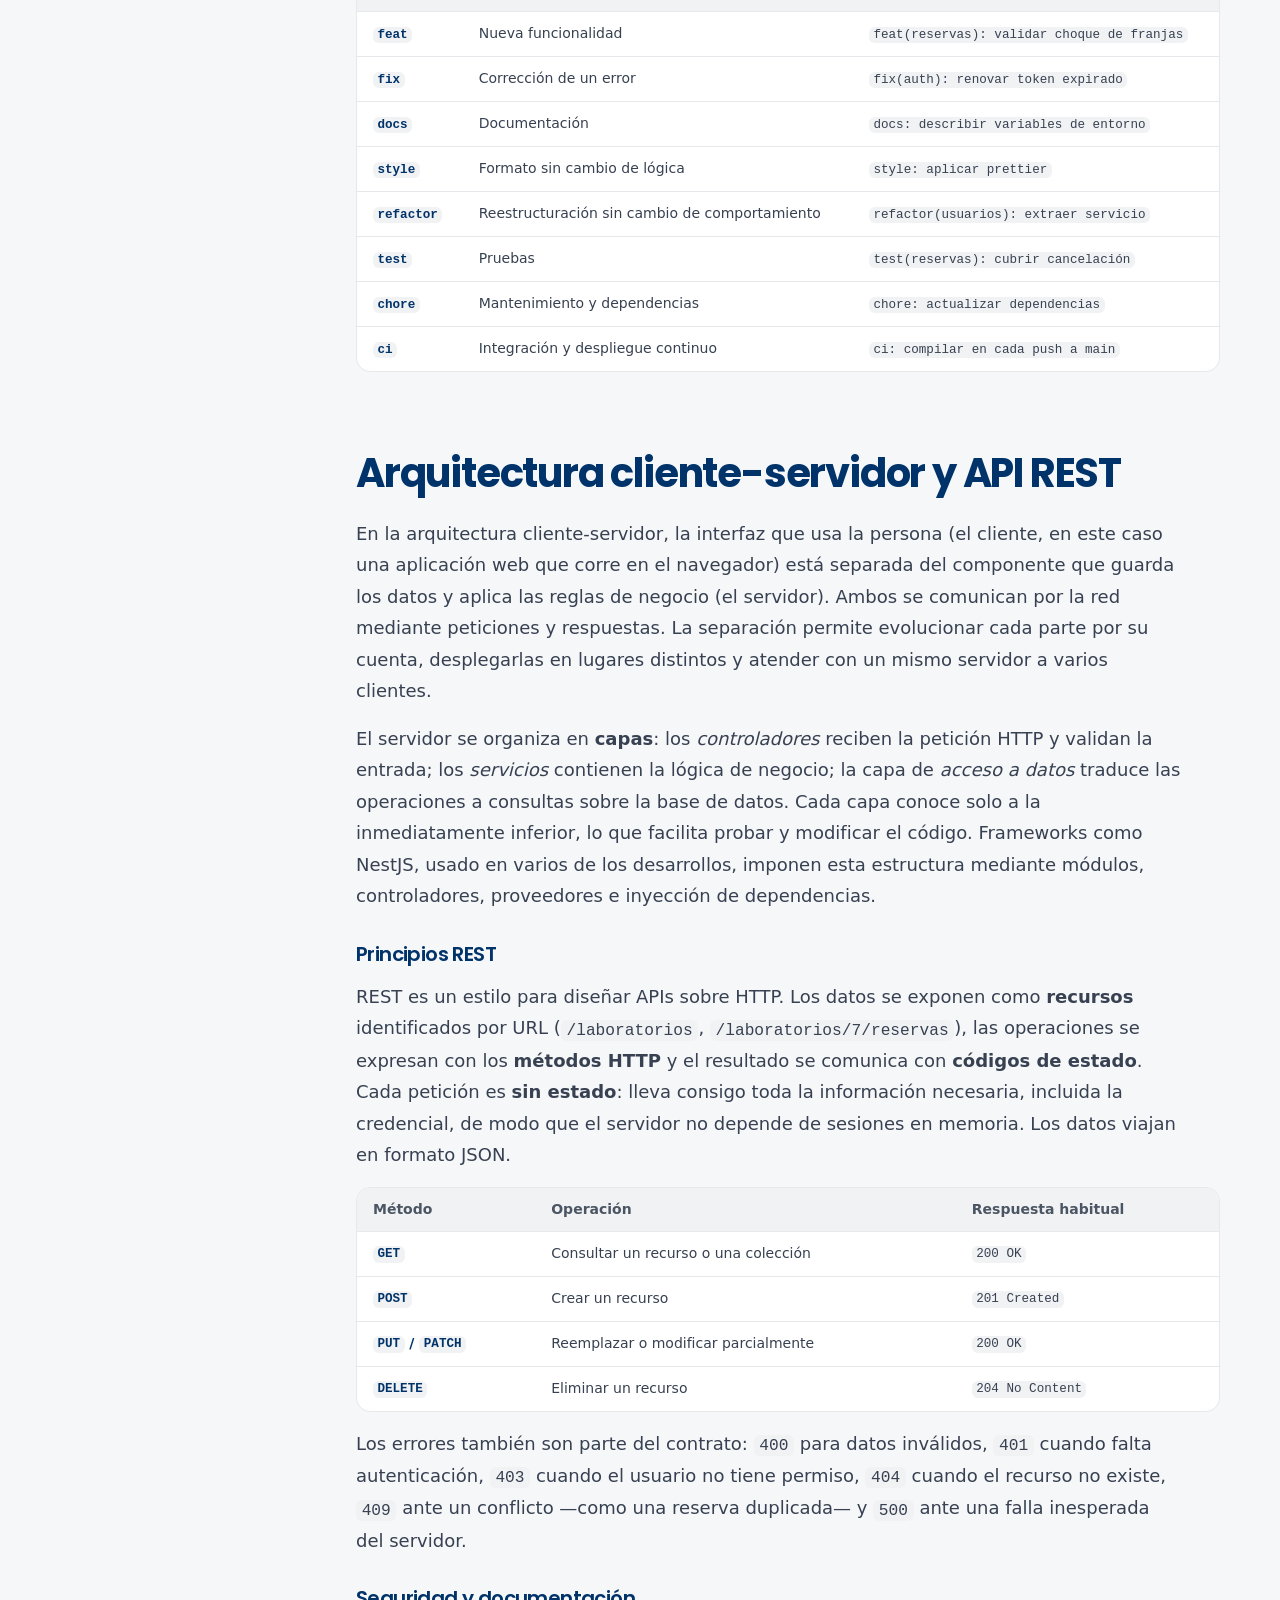
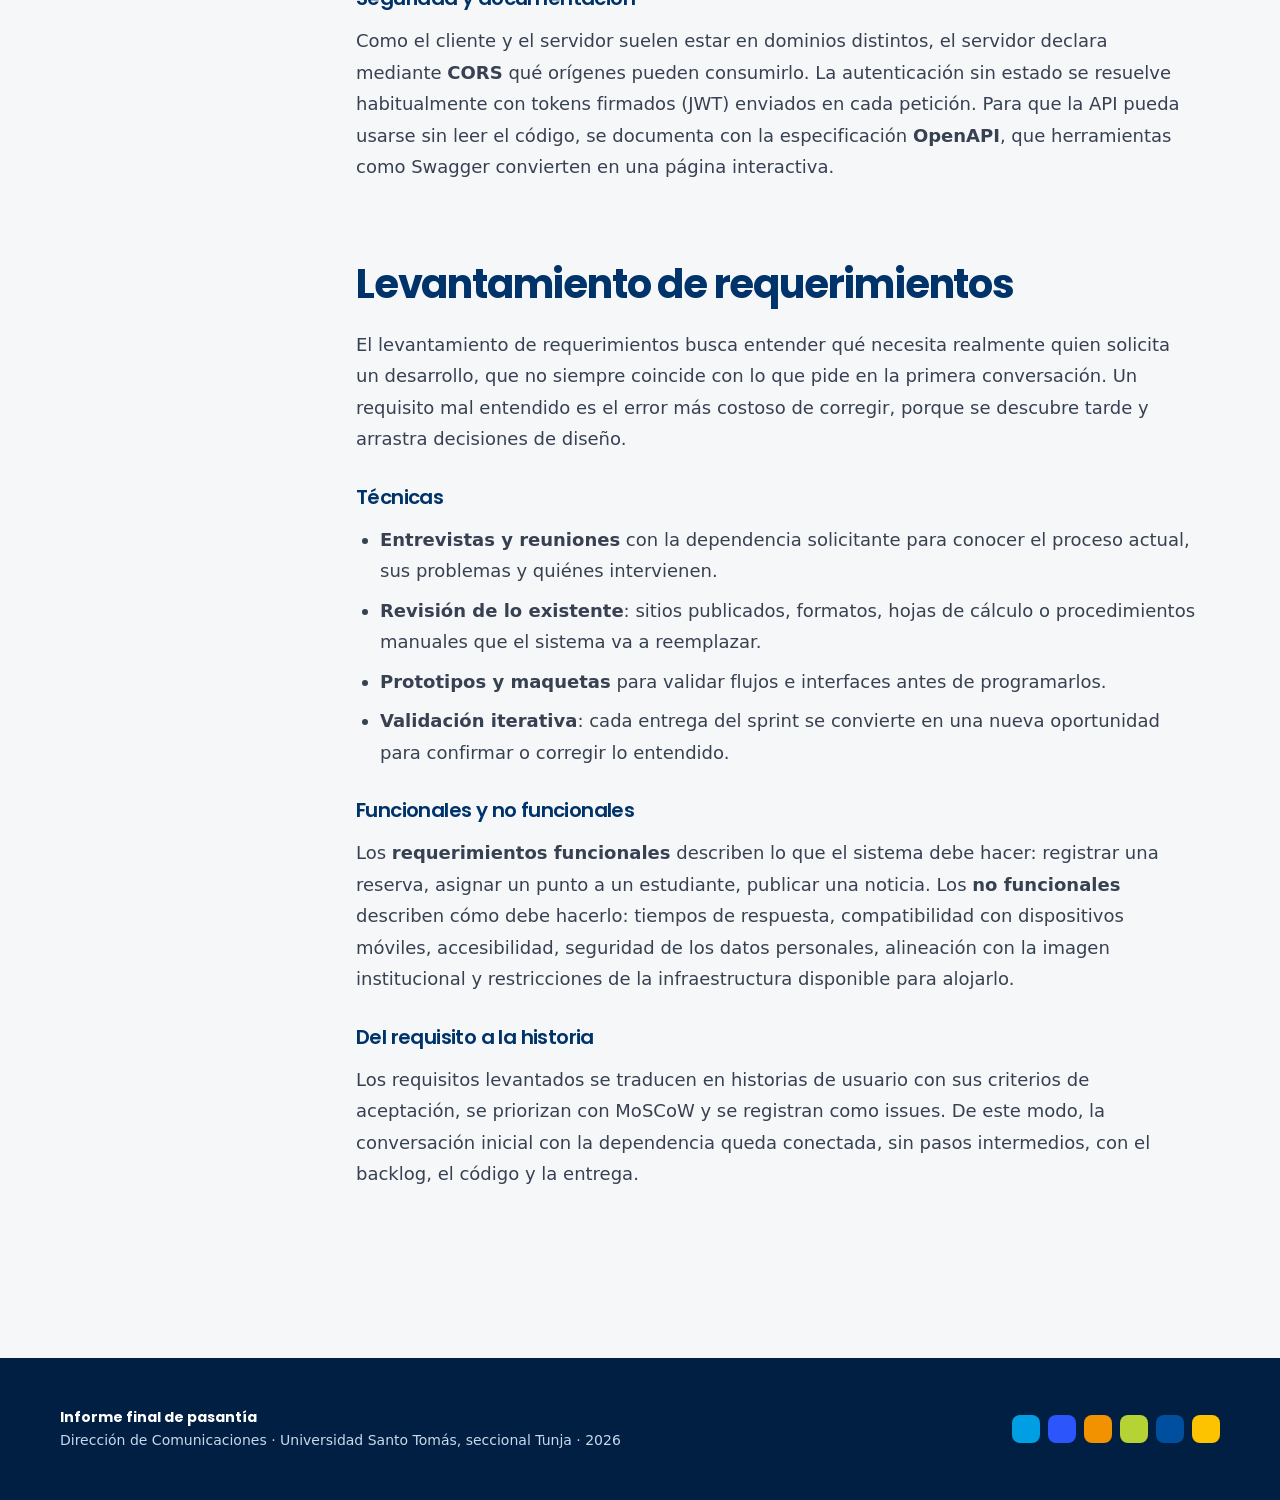
<file: metodologia.html>
<!doctype html>
<html lang="es">
<head>
  <meta charset="utf-8">
  <meta name="viewport" content="width=device-width, initial-scale=1">
  <title>Metodología · Informe de pasantía</title>
  <meta name="description" content="Marco teórico y metodológico común a los desarrollos de la pasantía: ciclo de vida, Scrum, GitHub, Git, arquitectura cliente-servidor y levantamiento de requerimientos.">
  <link rel="icon" href="./assets/img/marcas/usta-escudo.webp" type="image/webp">
  <link rel="stylesheet" href="./assets/css/estilos.css">
  <script>document.documentElement.className += ' js';</script>
</head>
<body data-pagina="metodologia" data-seccion="metodologia" data-raiz="./">
  <a class="salto" href="#contenido">Saltar al contenido</a>

  <header class="barra">
    <div class="barra__interior">
      <a class="marca" href="./index.html">
        <img src="./assets/img/marcas/usta-escudo.webp" alt="Escudo de la Universidad Santo Tomás">
        <span>Informe de pasantía</span>
      </a>
      <button class="menu-boton" type="button" aria-expanded="false" aria-controls="menu-principal">
        <span class="menu-boton__icono" aria-hidden="true"></span>Menú
      </button>
      <nav id="menu-principal" class="menu" aria-label="Principal">
        <ul>
          <li><a href="./index.html" data-seccion="inicio">Inicio</a></li>
          <li><a href="./index.html#proyectos" data-seccion="proyectos">Proyectos</a></li>
          <li><a href="./metodologia.html" data-seccion="metodologia">Metodología</a></li>
          <li><a href="./cronograma.html" data-seccion="cronograma">Cronograma</a></li>
          <li><a href="./conclusiones.html" data-seccion="conclusiones">Conclusiones</a></li>
        </ul>
      </nav>
    </div>
  </header>

  <main id="contenido" tabindex="-1">
    <header class="cabecera-oscura">
      <div class="cabecera-oscura__aro" aria-hidden="true"></div>
      <div class="contenedor">
        <p class="antetitulo">Marco de referencia</p>
        <h1>Metodología</h1>
        <p class="cabecera-oscura__entradilla">Fundamentos teóricos y prácticas de trabajo comunes a los frentes de la pasantía. Las decisiones particulares de cada desarrollo —arquitectura, ramas, despliegue— se documentan en su ficha.</p>
      </div>
    </header>
    <div class="contenedor ficha__cuerpo con-indice">
      <aside class="indice-caja" aria-label="Secciones de la metodología"></aside>
      <div class="con-indice__cuerpo">
          <section class="sec prosa" id="ciclo-vida" aria-labelledby="ciclo-vida-titulo">
            <h2 class="sec__titulo" id="ciclo-vida-titulo">Ciclo de vida del software aplicado</h2>
            <p>El ciclo de vida del software describe las etapas por las que pasa un producto desde que surge una necesidad hasta que deja de operar. En el modelo en cascada esas etapas se recorren una sola vez y en orden estricto; cada una debe cerrarse antes de iniciar la siguiente. Ese esquema funciona cuando los requisitos son estables, pero en una dependencia que atiende solicitudes de muchas unidades académicas los requisitos cambian con frecuencia y la retroalimentación temprana vale más que un plan cerrado.</p>
            <p>Por eso el trabajo se aproximó a un <strong>modelo iterativo e incremental</strong>: cada iteración atraviesa análisis, diseño, construcción, verificación y entrega sobre un conjunto acotado de funcionalidades, y el resultado se presenta a quien lo solicitó antes de continuar. Así se obtiene una versión utilizable pronto y los cambios se absorben sin rehacer lo construido.</p>
            <dl class="lista-definiciones">
              <dt>Levantamiento y análisis</dt>
              <dd>Identificar quién necesita el producto, qué problema resuelve y con qué restricciones: tiempos, infraestructura disponible y lineamientos de imagen institucional.</dd>
              <dt>Diseño</dt>
              <dd>Definir la arquitectura, el modelo de datos, los contratos de la API y las maquetas de interfaz antes de escribir código.</dd>
              <dt>Construcción</dt>
              <dd>Implementar por módulos, integrando con frecuencia en el repositorio y manteniendo un historial de cambios legible.</dd>
              <dt>Verificación</dt>
              <dd>Comprobar cada funcionalidad contra sus criterios de aceptación y revisar aspectos no funcionales como accesibilidad, rendimiento y seguridad.</dd>
              <dt>Despliegue</dt>
              <dd>Publicar en la infraestructura de destino, configurar variables de entorno y procesos, y dejar documentado cómo repetir el procedimiento.</dd>
              <dt>Mantenimiento</dt>
              <dd>Corregir incidencias y atender ajustes solicitados después de la puesta en producción.</dd>
            </dl>
            <p>No todos los frentes recorren el ciclo de la misma manera. Los micrositios institucionales se acercan a un <strong>mantenimiento evolutivo</strong>: los sitios ya existen y el trabajo consiste en actualizarlos, unificarlos y corregirlos. Los aplicativos nuevos, en cambio, recorren el ciclo completo desde el levantamiento de requerimientos hasta el despliegue.</p>
          </section>

          <section class="sec prosa" id="scrum" aria-labelledby="scrum-titulo">
            <h2 class="sec__titulo" id="scrum-titulo">Scrum como marco de trabajo</h2>
            <p>Scrum es un marco ágil para desarrollar productos complejos mediante iteraciones de duración fija llamadas <em>sprints</em>. Se apoya en tres pilares empíricos: <strong>transparencia</strong> (el trabajo y su estado son visibles para todos), <strong>inspección</strong> (el avance se revisa con frecuencia) y <strong>adaptación</strong> (el plan se ajusta con lo aprendido). Scrum no prescribe técnicas de programación; organiza cómo se decide qué construir, cómo se divide el trabajo y cómo se revisa el resultado.</p>

            <div class="bloque">
              <h3>Roles</h3>
              <dl class="lista-definiciones">
                <dt>Product Owner</dt>
                <dd>Responsable de maximizar el valor del producto. Mantiene y ordena el backlog y decide qué se construye primero. En un proyecto institucional corresponde a la persona de la dependencia solicitante que conoce el proceso y puede tomar decisiones sobre el alcance.</dd>
                <dt>Scrum Master</dt>
                <dd>Facilita el proceso, ayuda a remover impedimentos y vela por que los eventos cumplan su propósito. En equipos pequeños este rol suele compartirse con el equipo o asumirlo quien coordina el trabajo.</dd>
                <dt>Equipo de desarrollo</dt>
                <dd>Quienes construyen el incremento en cada sprint. En esta pasantía, el equipo estuvo conformado por los dos pasantes.</dd>
              </dl>
            </div>

            <div class="bloque">
              <h3>Artefactos</h3>
              <dl class="lista-definiciones">
                <dt>Product Backlog</dt>
                <dd>Lista ordenada de todo lo que el producto podría necesitar. Cada elemento se expresa, por lo general, como una historia de usuario.</dd>
                <dt>Sprint Backlog</dt>
                <dd>Subconjunto del backlog que el equipo se compromete a completar en el sprint, junto con el plan para lograrlo.</dd>
                <dt>Incremento</dt>
                <dd>Versión utilizable del producto que cumple la <em>Definición de Terminado</em>: el código está integrado en la rama principal, sus criterios de aceptación fueron verificados y puede desplegarse.</dd>
              </dl>
            </div>

            <div class="bloque">
              <h3>Sprints y eventos</h3>
              <p>Un sprint dura entre una y cuatro semanas y contiene cuatro eventos: la <strong>planeación</strong>, donde se elige qué historias entran y cómo se abordarán; la <strong>reunión diaria</strong>, breve, para sincronizar avances e impedimentos; la <strong>revisión</strong>, donde se muestra el incremento a los interesados; y la <strong>retrospectiva</strong>, donde el equipo evalúa su forma de trabajar y acuerda mejoras.</p>
              <p>El caso más estructurado de la pasantía fue ReservaLab (antes SigueLab), cuyo alcance se descompuso en <strong>31 historias de usuario distribuidas en 9 sprints</strong>.</p>
            </div>

            <div class="bloque">
              <h3>Historias de usuario</h3>
              <p>Una historia de usuario describe una funcionalidad desde la perspectiva de quien la usa, con la estructura <em>Como &lt;rol&gt;, quiero &lt;acción&gt;, para &lt;beneficio&gt;</em>. Su valor está en mantener la conversación centrada en el problema del usuario y no en la solución técnica.</p>
              <p>Una buena historia cumple el criterio <strong>INVEST</strong>: es <em>independiente</em> de otras, <em>negociable</em> en su detalle, <em>valiosa</em> para el usuario, <em>estimable</em> por el equipo, <em>pequeña</em> para caber en un sprint y <em>verificable</em> mediante criterios claros.</p>
              <blockquote>
                <p><strong>Ejemplo de formato.</strong> Como docente, quiero reservar un laboratorio en una franja horaria, para asegurar el espacio de mi práctica.</p>
              </blockquote>
            </div>

            <div class="bloque">
              <h3>Criterios de aceptación</h3>
              <p>Los criterios de aceptación definen cuándo una historia está completa. Se redactan como escenarios verificables con la forma <em>Dado / Cuando / Entonces</em>, lo que permite convertirlos casi directamente en casos de prueba.</p>
              <blockquote>
                <p><strong>Dado</strong> que el laboratorio está libre de 8:00 a 10:00, <strong>cuando</strong> el docente envía la reserva para esa franja, <strong>entonces</strong> el sistema la registra y la franja deja de aparecer como disponible.</p>
                <p><strong>Dado</strong> que la franja ya está reservada, <strong>cuando</strong> otro usuario intenta reservarla, <strong>entonces</strong> el sistema rechaza la solicitud e informa el conflicto.</p>
              </blockquote>
            </div>

            <div class="bloque">
              <h3>Priorización MoSCoW</h3>
              <p>Para ordenar el backlog se usa la técnica MoSCoW, que clasifica cada requisito según su importancia para la entrega:</p>
              <div class="tabla-scroll" role="region" tabindex="0" aria-label="Categorías de priorización MoSCoW">
                <table>
                  <caption class="sr-only">Categorías de priorización MoSCoW</caption>
                  <thead>
                    <tr><th scope="col">Categoría</th><th scope="col">Significado</th><th scope="col">Criterio práctico</th></tr>
                  </thead>
                  <tbody>
                    <tr><th scope="row">Must have</th><td>Imprescindible</td><td>Sin esta funcionalidad el producto no cumple su propósito; la entrega no es viable.</td></tr>
                    <tr><th scope="row">Should have</th><td>Importante</td><td>Aporta mucho valor, pero existe una alternativa temporal si no alcanza a construirse.</td></tr>
                    <tr><th scope="row">Could have</th><td>Deseable</td><td>Mejora la experiencia; se incluye si el tiempo lo permite.</td></tr>
                    <tr><th scope="row">Won't have (esta vez)</th><td>Fuera de alcance</td><td>Se reconoce y se registra, pero se aplaza explícitamente a una versión futura.</td></tr>
                  </tbody>
                </table>
              </div>
              <p>Hacer explícito lo que queda fuera es tan importante como lo que entra: evita que el alcance crezca sin control y deja un registro claro para quien continúe el desarrollo.</p>
            </div>
          </section>

          <section class="sec prosa" id="github" aria-labelledby="github-titulo">
            <h2 class="sec__titulo" id="github-titulo">GitHub Issues y Milestones</h2>
            <p>El backlog se gestiona sobre el mismo lugar donde vive el código. Cada historia de usuario, tarea técnica o error se registra como un <strong>issue</strong> de GitHub, con una descripción, sus criterios de aceptación y etiquetas que indican el tipo de trabajo, la prioridad y el módulo afectado.</p>
            <div class="bloque">
              <h3>Issues como tablero kanban</h3>
              <p>Los issues se organizan en un tablero de GitHub Projects con columnas que representan el flujo de trabajo: <em>Por hacer</em>, <em>En curso</em>, <em>En revisión</em> y <em>Terminado</em>. Mover una tarjeta entre columnas hace visible el estado del sprint sin necesidad de reuniones adicionales y permite detectar cuellos de botella, como varias tareas detenidas en revisión.</p>
            </div>
            <div class="bloque">
              <h3>Milestones como sprints</h3>
              <p>Cada sprint se modela como un <strong>milestone</strong> con fecha de cierre. Los issues comprometidos en el sprint se asignan a ese milestone y GitHub calcula el avance como la proporción de issues cerrados. Al terminar el sprint, lo no completado se traslada al siguiente milestone o vuelve al backlog.</p>
            </div>
            <div class="bloque">
              <h3>Trazabilidad</h3>
              <p>Cuando un pull request incluye en su descripción una referencia como <code>Closes #12</code>, GitHub cierra el issue al integrarse el cambio. Así cada requisito queda vinculado con el código que lo implementa, la revisión que lo aprobó y el sprint en que se entregó.</p>
            </div>
          </section>

          <section class="sec prosa" id="git" aria-labelledby="git-titulo">
            <h2 class="sec__titulo" id="git-titulo">Control de versiones con Git</h2>
            <p>Git es un sistema de control de versiones distribuido: cada copia del repositorio contiene el historial completo. Permite trabajar en paralelo sin pisar el trabajo ajeno, volver a cualquier estado anterior y saber quién cambió qué y por qué.</p>
            <div class="bloque">
              <h3>Flujo de ramas</h3>
              <p>El trabajo se organiza en ramas con propósitos distintos. Un esquema habitual, del que parten las estrategias de cada repositorio, es el siguiente:</p>
              <div class="tabla-scroll" role="region" tabindex="0" aria-label="Ramas y su propósito">
                <table>
                  <caption class="sr-only">Ramas y su propósito</caption>
                  <thead>
                    <tr><th scope="col">Rama</th><th scope="col">Propósito</th><th scope="col">Origen y destino</th></tr>
                  </thead>
                  <tbody>
                    <tr><th scope="row"><code>main</code></th><td>Código estable, equivalente a lo que está en producción.</td><td>Recibe integraciones revisadas.</td></tr>
                    <tr><th scope="row"><code>develop</code></th><td>Integración de funcionalidades terminadas antes de liberar.</td><td>Sale de <code>main</code>; vuelve a <code>main</code> en cada entrega.</td></tr>
                    <tr><th scope="row"><code>feature/…</code></th><td>Una funcionalidad o historia de usuario.</td><td>Sale de <code>develop</code>; vuelve por pull request.</td></tr>
                    <tr><th scope="row"><code>fix/…</code></th><td>Corrección de un error detectado en desarrollo.</td><td>Sale de <code>develop</code>; vuelve por pull request.</td></tr>
                    <tr><th scope="row"><code>hotfix/…</code></th><td>Corrección urgente sobre producción.</td><td>Sale de <code>main</code>; vuelve a <code>main</code> y a <code>develop</code>.</td></tr>
                  </tbody>
                </table>
              </div>
              <p>Cuando el despliegue se automatiza, es común añadir una rama de salida que contiene solo el resultado compilado, separada del código fuente. La estrategia concreta de cada repositorio se registra en su ficha de proyecto.</p>
            </div>
            <div class="bloque">
              <h3>Convención de commits</h3>
              <p>Los mensajes de commit siguen la especificación <strong>Conventional Commits</strong>: <code>tipo(ámbito): descripción</code>, con la descripción en imperativo y en minúscula. Un historial con esta forma se lee como una bitácora del proyecto y permite generar notas de versión de manera automática.</p>
              <div class="tabla-scroll" role="region" tabindex="0" aria-label="Tipos de commit">
                <table>
                  <caption class="sr-only">Tipos de commit de Conventional Commits</caption>
                  <thead>
                    <tr><th scope="col">Tipo</th><th scope="col">Uso</th><th scope="col">Ejemplo</th></tr>
                  </thead>
                  <tbody>
                    <tr><th scope="row"><code>feat</code></th><td>Nueva funcionalidad</td><td><code>feat(reservas): validar choque de franjas</code></td></tr>
                    <tr><th scope="row"><code>fix</code></th><td>Corrección de un error</td><td><code>fix(auth): renovar token expirado</code></td></tr>
                    <tr><th scope="row"><code>docs</code></th><td>Documentación</td><td><code>docs: describir variables de entorno</code></td></tr>
                    <tr><th scope="row"><code>style</code></th><td>Formato sin cambio de lógica</td><td><code>style: aplicar prettier</code></td></tr>
                    <tr><th scope="row"><code>refactor</code></th><td>Reestructuración sin cambio de comportamiento</td><td><code>refactor(usuarios): extraer servicio</code></td></tr>
                    <tr><th scope="row"><code>test</code></th><td>Pruebas</td><td><code>test(reservas): cubrir cancelación</code></td></tr>
                    <tr><th scope="row"><code>chore</code></th><td>Mantenimiento y dependencias</td><td><code>chore: actualizar dependencias</code></td></tr>
                    <tr><th scope="row"><code>ci</code></th><td>Integración y despliegue continuo</td><td><code>ci: compilar en cada push a main</code></td></tr>
                  </tbody>
                </table>
              </div>
            </div>
          </section>

          <section class="sec prosa" id="cliente-servidor" aria-labelledby="cliente-servidor-titulo">
            <h2 class="sec__titulo" id="cliente-servidor-titulo">Arquitectura cliente-servidor y API REST</h2>
            <p>En la arquitectura cliente-servidor, la interfaz que usa la persona (el cliente, en este caso una aplicación web que corre en el navegador) está separada del componente que guarda los datos y aplica las reglas de negocio (el servidor). Ambos se comunican por la red mediante peticiones y respuestas. La separación permite evolucionar cada parte por su cuenta, desplegarlas en lugares distintos y atender con un mismo servidor a varios clientes.</p>
            <p>El servidor se organiza en <strong>capas</strong>: los <em>controladores</em> reciben la petición HTTP y validan la entrada; los <em>servicios</em> contienen la lógica de negocio; la capa de <em>acceso a datos</em> traduce las operaciones a consultas sobre la base de datos. Cada capa conoce solo a la inmediatamente inferior, lo que facilita probar y modificar el código. Frameworks como NestJS, usado en varios de los desarrollos, imponen esta estructura mediante módulos, controladores, proveedores e inyección de dependencias.</p>
            <div class="bloque">
              <h3>Principios REST</h3>
              <p>REST es un estilo para diseñar APIs sobre HTTP. Los datos se exponen como <strong>recursos</strong> identificados por URL (<code>/laboratorios</code>, <code>/laboratorios/7/reservas</code>), las operaciones se expresan con los <strong>métodos HTTP</strong> y el resultado se comunica con <strong>códigos de estado</strong>. Cada petición es <strong>sin estado</strong>: lleva consigo toda la información necesaria, incluida la credencial, de modo que el servidor no depende de sesiones en memoria. Los datos viajan en formato JSON.</p>
              <div class="tabla-scroll" role="region" tabindex="0" aria-label="Métodos HTTP">
                <table>
                  <caption class="sr-only">Métodos HTTP y su significado</caption>
                  <thead>
                    <tr><th scope="col">Método</th><th scope="col">Operación</th><th scope="col">Respuesta habitual</th></tr>
                  </thead>
                  <tbody>
                    <tr><th scope="row"><code>GET</code></th><td>Consultar un recurso o una colección</td><td><code>200 OK</code></td></tr>
                    <tr><th scope="row"><code>POST</code></th><td>Crear un recurso</td><td><code>201 Created</code></td></tr>
                    <tr><th scope="row"><code>PUT</code> / <code>PATCH</code></th><td>Reemplazar o modificar parcialmente</td><td><code>200 OK</code></td></tr>
                    <tr><th scope="row"><code>DELETE</code></th><td>Eliminar un recurso</td><td><code>204 No Content</code></td></tr>
                  </tbody>
                </table>
              </div>
              <p>Los errores también son parte del contrato: <code>400</code> para datos inválidos, <code>401</code> cuando falta autenticación, <code>403</code> cuando el usuario no tiene permiso, <code>404</code> cuando el recurso no existe, <code>409</code> ante un conflicto —como una reserva duplicada— y <code>500</code> ante una falla inesperada del servidor.</p>
            </div>
            <div class="bloque">
              <h3>Seguridad y documentación</h3>
              <p>Como el cliente y el servidor suelen estar en dominios distintos, el servidor declara mediante <strong>CORS</strong> qué orígenes pueden consumirlo. La autenticación sin estado se resuelve habitualmente con tokens firmados (JWT) enviados en cada petición. Para que la API pueda usarse sin leer el código, se documenta con la especificación <strong>OpenAPI</strong>, que herramientas como Swagger convierten en una página interactiva.</p>
            </div>
          </section>

          <section class="sec prosa" id="requerimientos" aria-labelledby="requerimientos-titulo">
            <h2 class="sec__titulo" id="requerimientos-titulo">Levantamiento de requerimientos</h2>
            <p>El levantamiento de requerimientos busca entender qué necesita realmente quien solicita un desarrollo, que no siempre coincide con lo que pide en la primera conversación. Un requisito mal entendido es el error más costoso de corregir, porque se descubre tarde y arrastra decisiones de diseño.</p>
            <div class="bloque">
              <h3>Técnicas</h3>
              <ul>
                <li><strong>Entrevistas y reuniones</strong> con la dependencia solicitante para conocer el proceso actual, sus problemas y quiénes intervienen.</li>
                <li><strong>Revisión de lo existente</strong>: sitios publicados, formatos, hojas de cálculo o procedimientos manuales que el sistema va a reemplazar.</li>
                <li><strong>Prototipos y maquetas</strong> para validar flujos e interfaces antes de programarlos.</li>
                <li><strong>Validación iterativa</strong>: cada entrega del sprint se convierte en una nueva oportunidad para confirmar o corregir lo entendido.</li>
              </ul>
            </div>
            <div class="bloque">
              <h3>Funcionales y no funcionales</h3>
              <p>Los <strong>requerimientos funcionales</strong> describen lo que el sistema debe hacer: registrar una reserva, asignar un punto a un estudiante, publicar una noticia. Los <strong>no funcionales</strong> describen cómo debe hacerlo: tiempos de respuesta, compatibilidad con dispositivos móviles, accesibilidad, seguridad de los datos personales, alineación con la imagen institucional y restricciones de la infraestructura disponible para alojarlo.</p>
            </div>
            <div class="bloque">
              <h3>Del requisito a la historia</h3>
              <p>Los requisitos levantados se traducen en historias de usuario con sus criterios de aceptación, se priorizan con MoSCoW y se registran como issues. De este modo, la conversación inicial con la dependencia queda conectada, sin pasos intermedios, con el backlog, el código y la entrega.</p>
            </div>
          </section>

        
      </div>
    </div>
  </main>

  <footer class="pie">
    <div class="pie__interior">
      <p><strong>Informe final de pasantía</strong><br>Dirección de Comunicaciones · Universidad Santo Tomás, seccional Tunja · 2026</p>
      <div class="pie__paleta" aria-hidden="true">
        <span style="background:#009fe3"></span><span style="background:#2c56fc"></span><span style="background:#f39200"></span><span style="background:#b5d334"></span><span style="background:#004f9f"></span><span style="background:#fdc300"></span>
      </div>
    </div>
  </footer>

  <script src="./data/general.js"></script>
  <script src="./data/proyectos.js"></script>
  <script src="./data/cronograma.js"></script>
  <script src="./assets/js/app.js"></script>
  <script>
    App.montarMetodologia();
  </script>
</body>
</html>
</file>
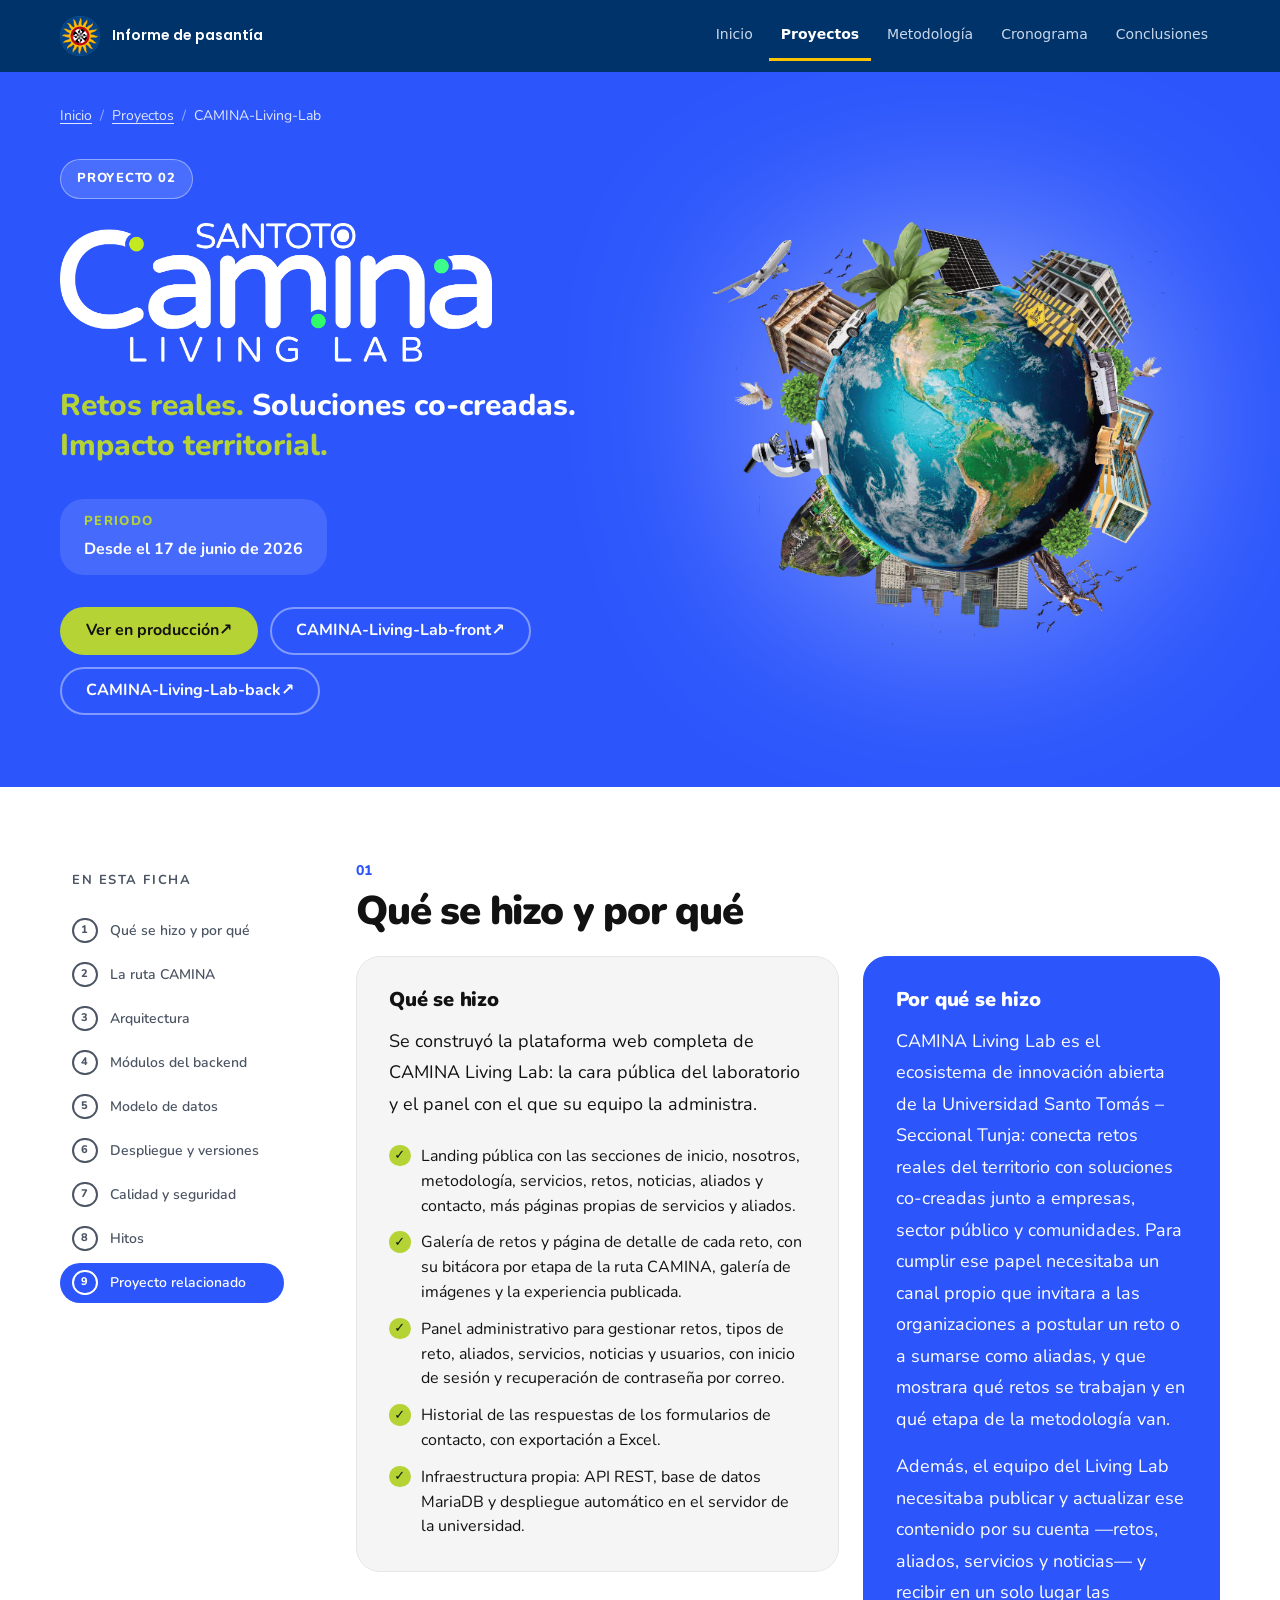
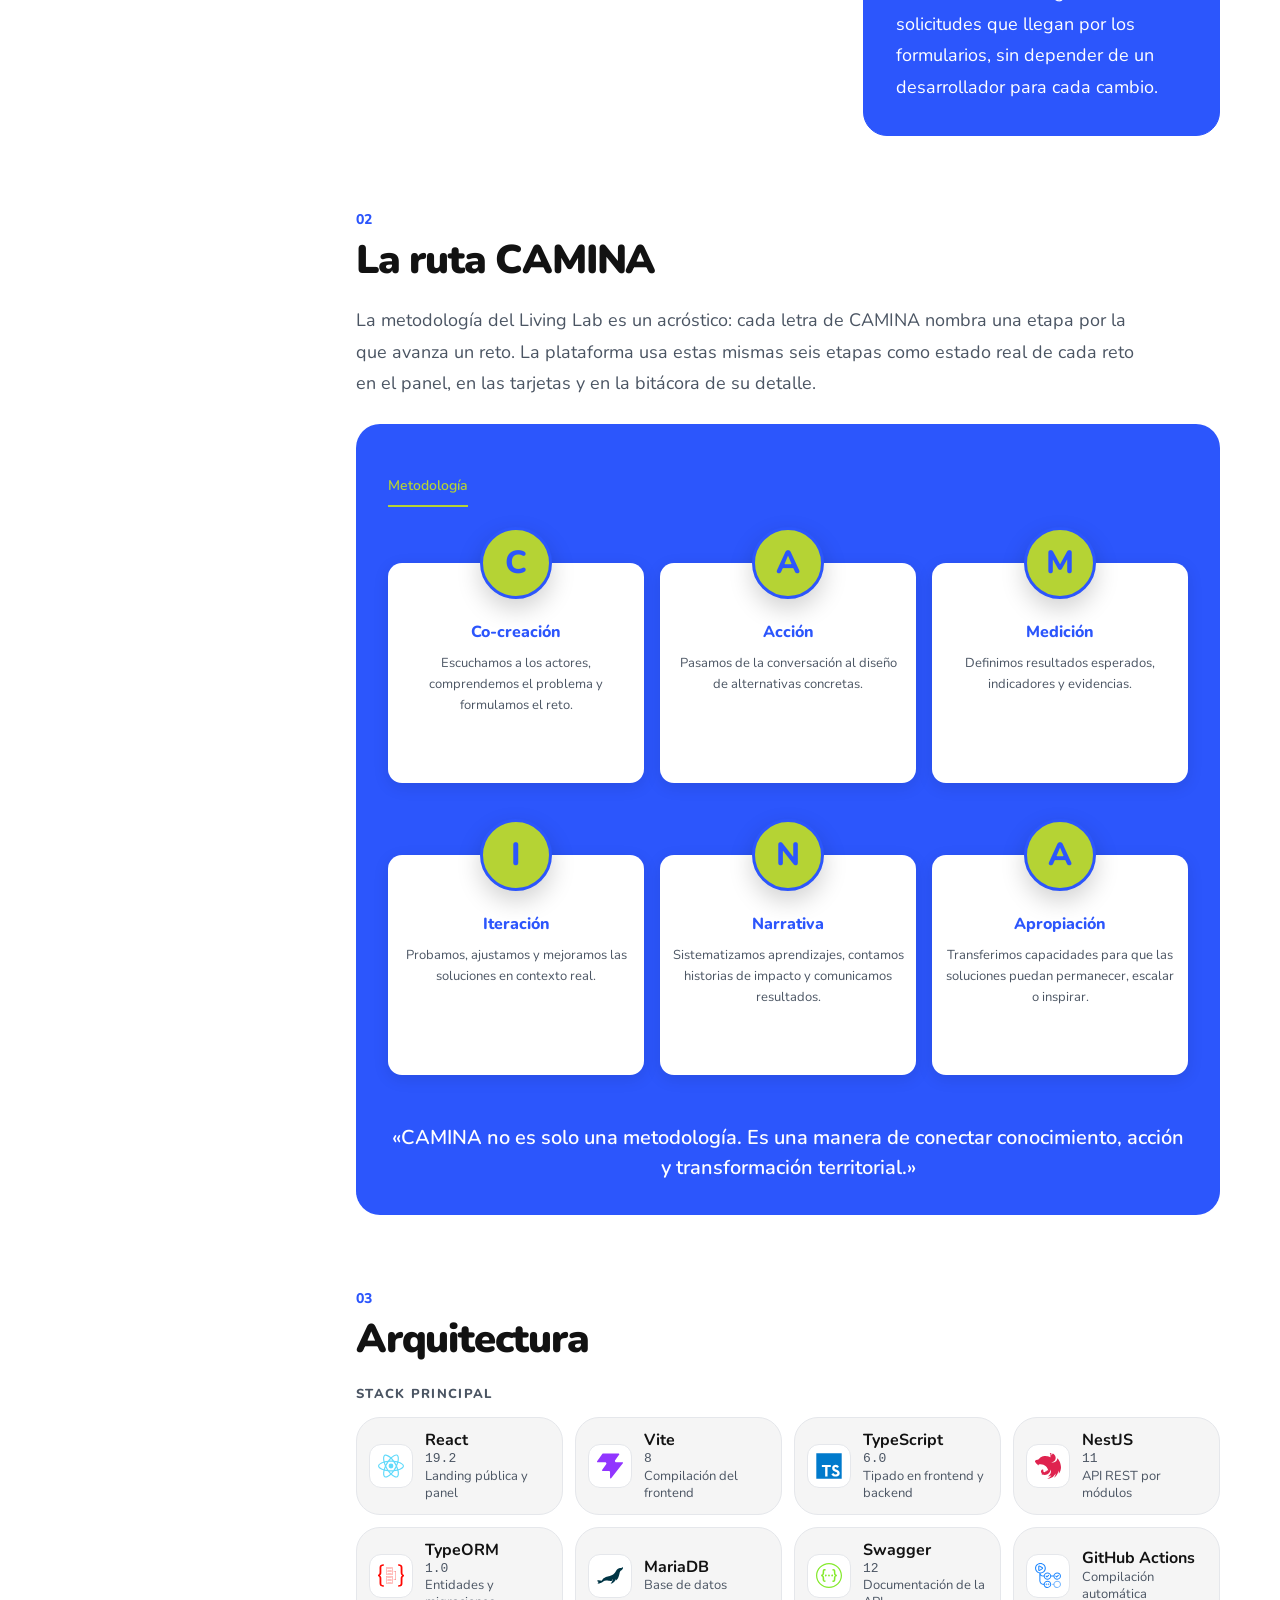
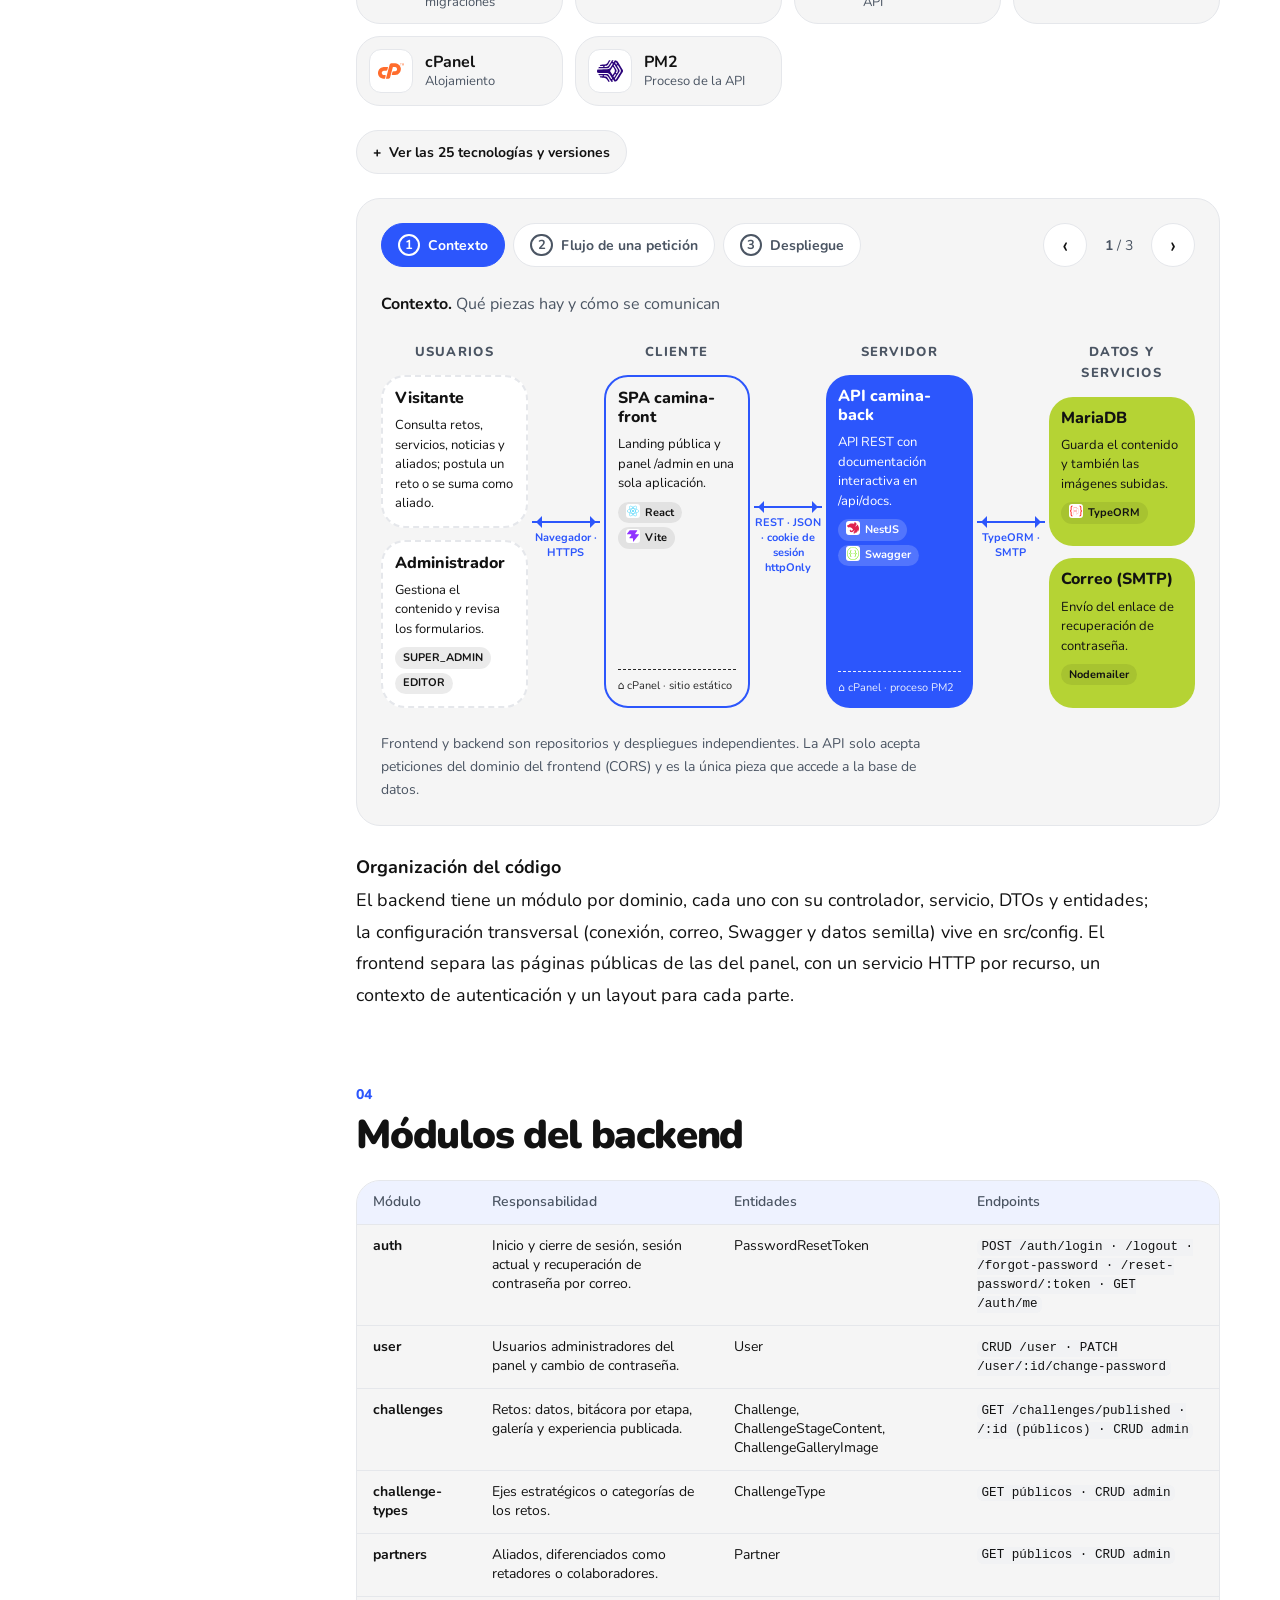
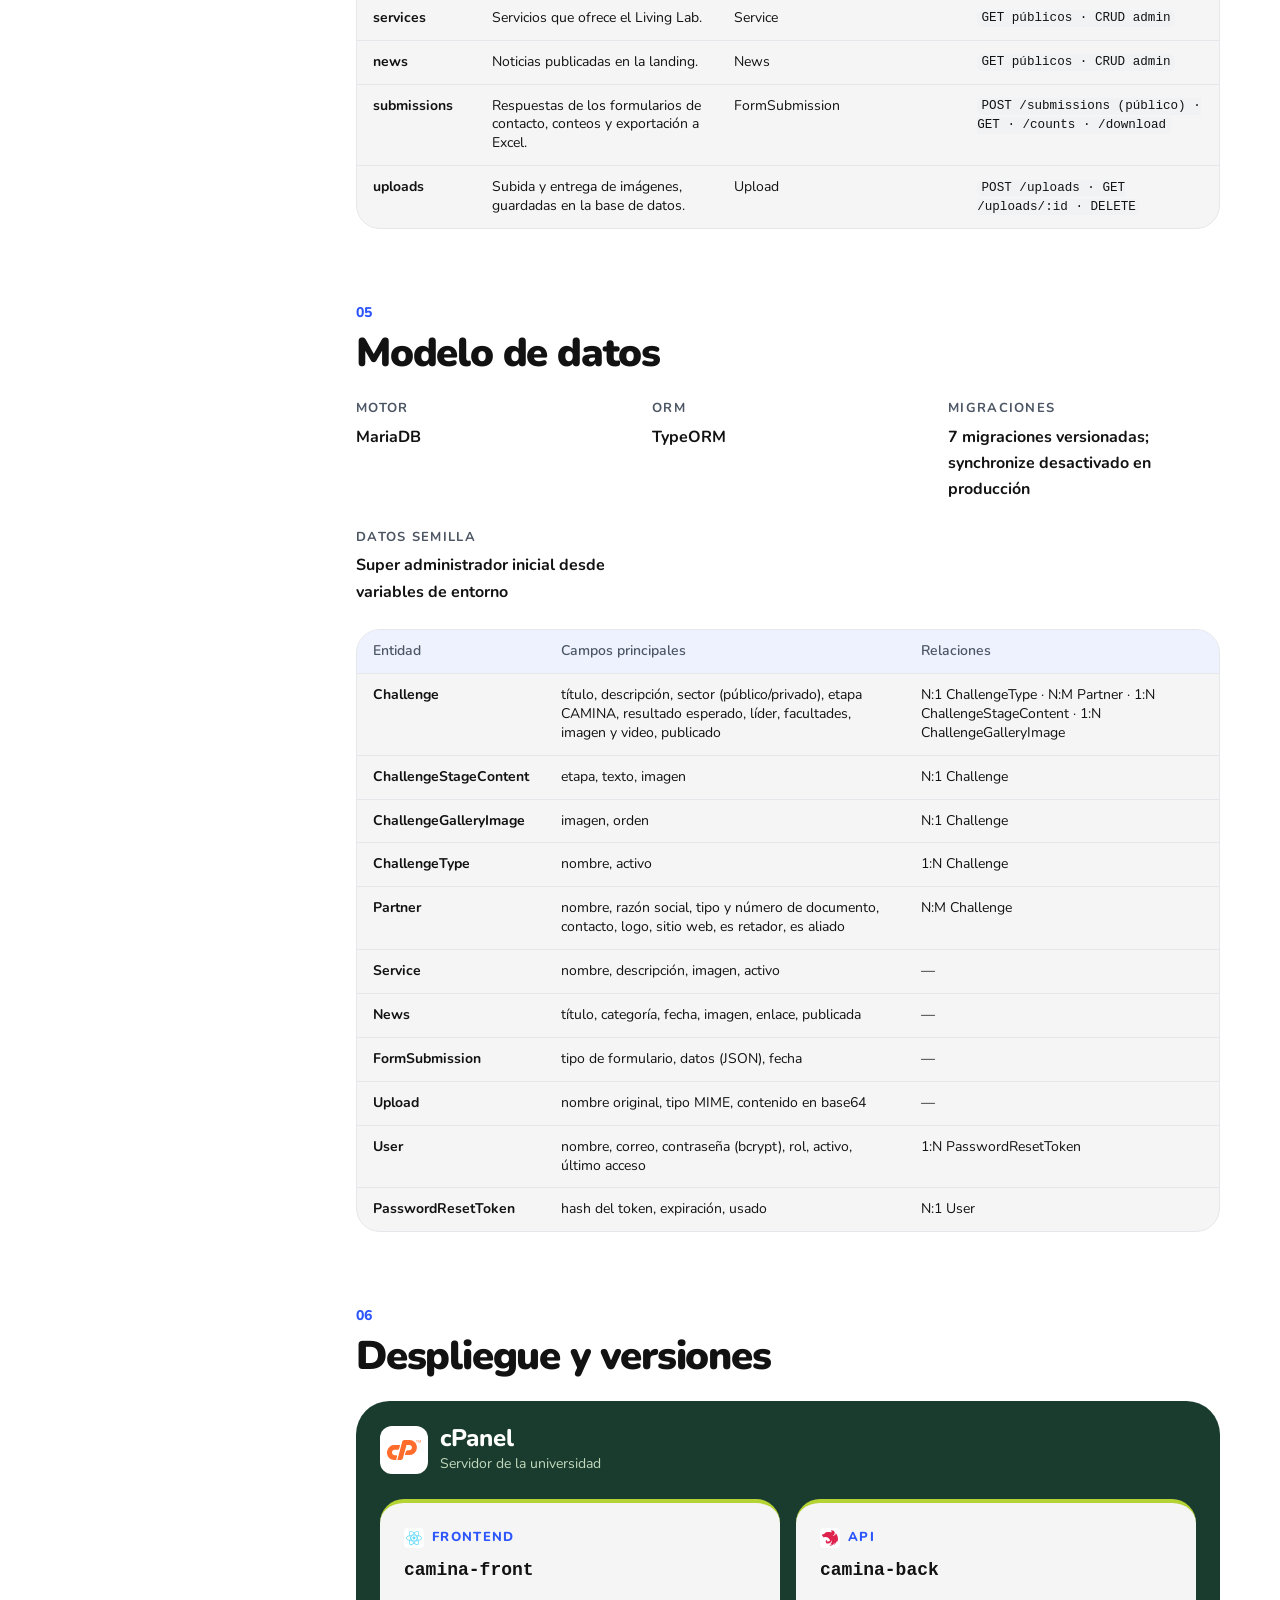
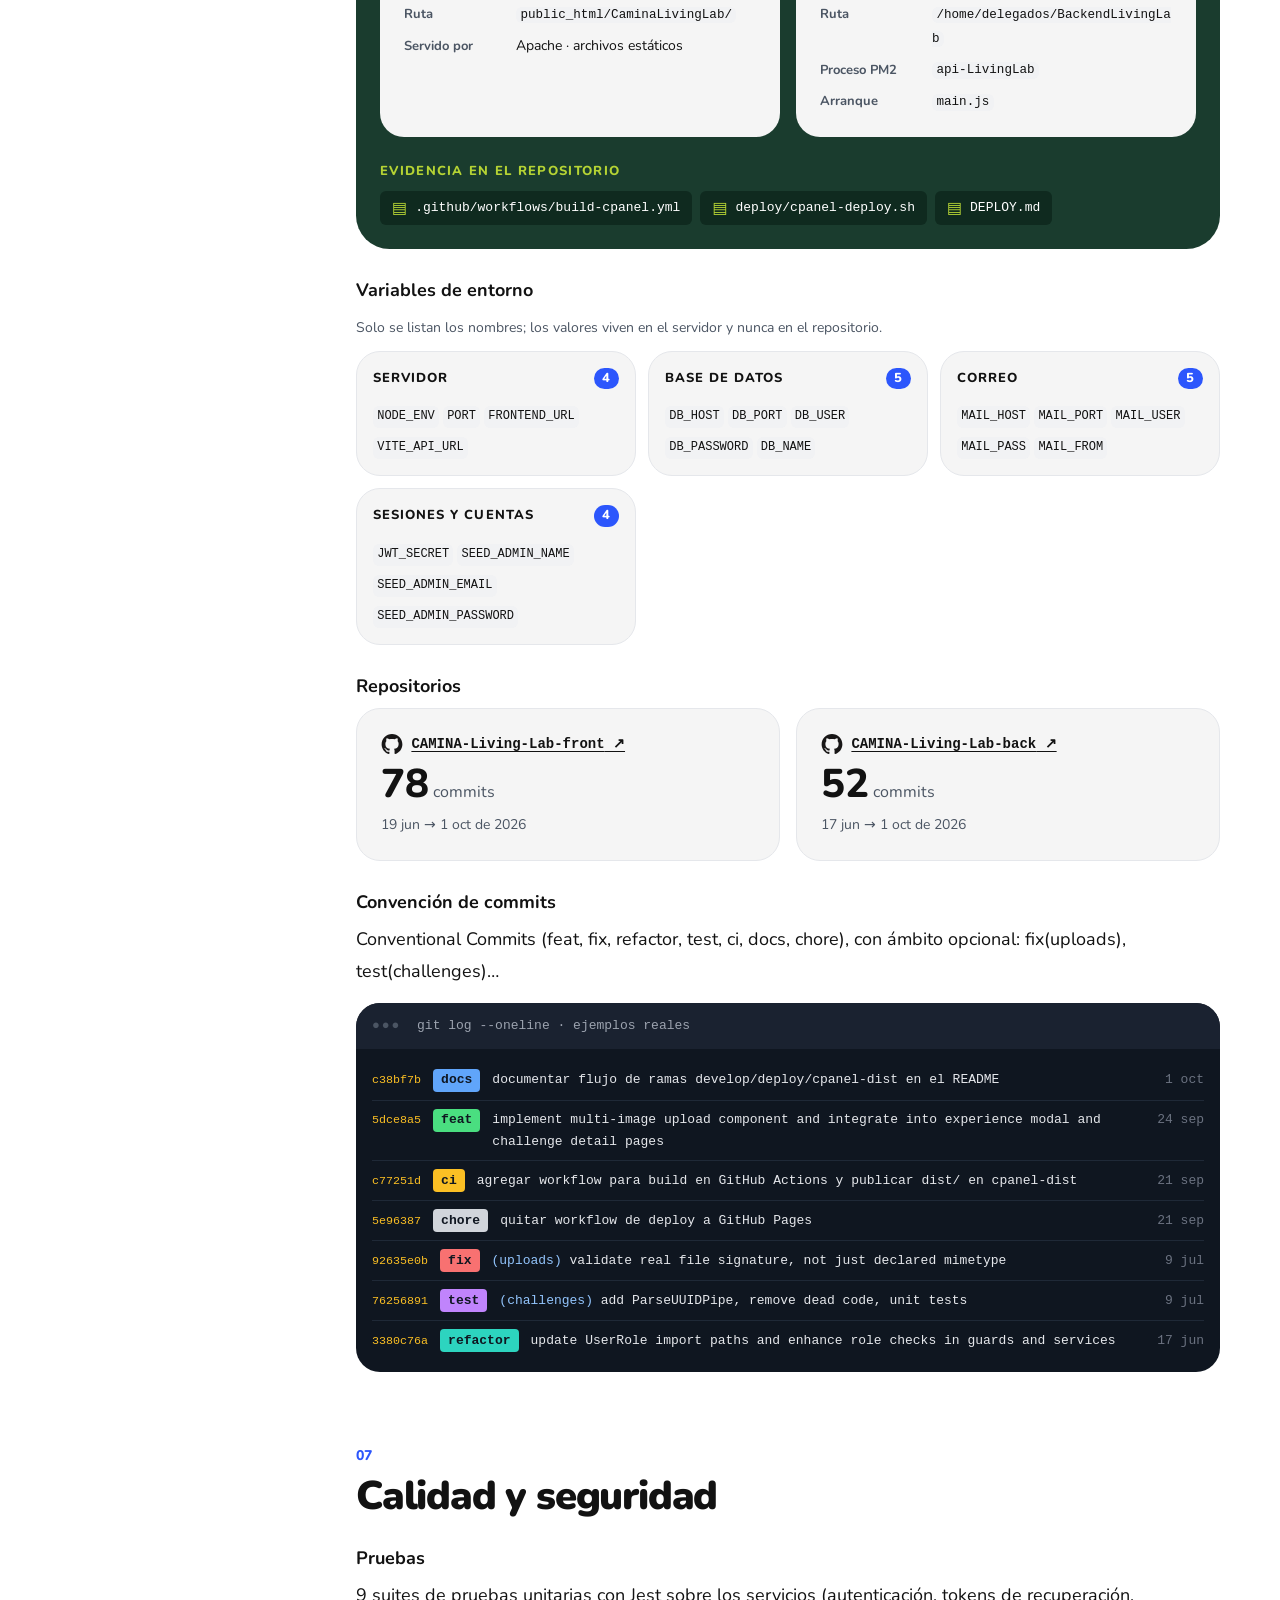
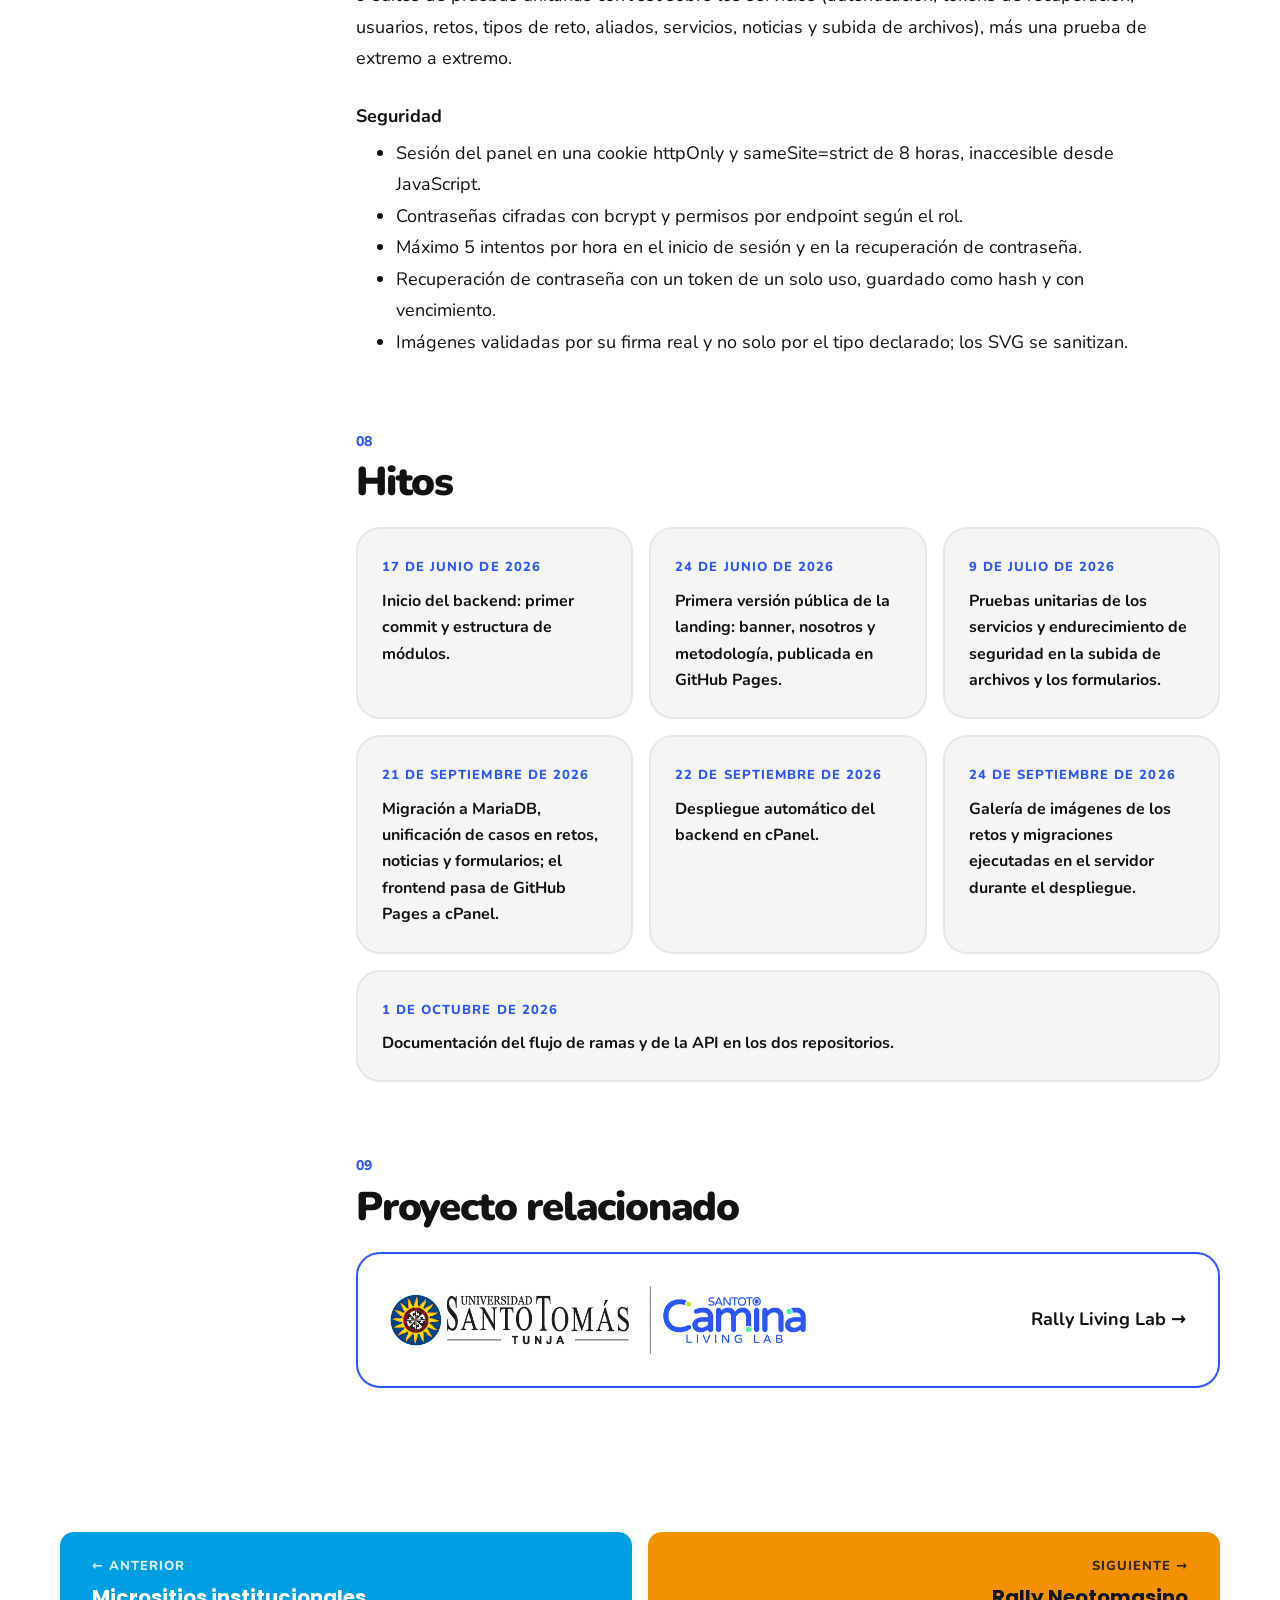
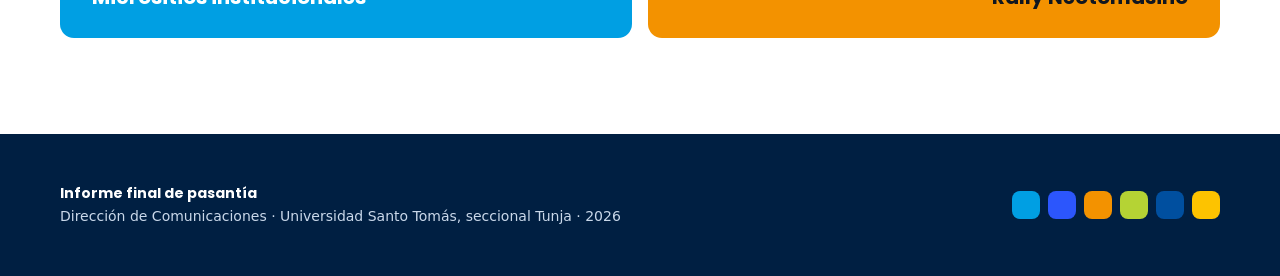
<file: proyectos/camina.html>
<!doctype html>
<html lang="es">
<head>
  <meta charset="utf-8">
  <meta name="viewport" content="width=device-width, initial-scale=1">
  <title>CAMINA-Living-Lab · Informe de pasantía</title>
  <meta name="description" content="Ficha del proyecto CAMINA-Living-Lab: propósito, arquitectura, tecnologías, control de versiones y despliegue.">
  <link rel="icon" href="../assets/img/marcas/usta-escudo.webp" type="image/webp">
  <link rel="stylesheet" href="../assets/css/estilos.css">
  <link rel="stylesheet" href="../assets/css/temas/camina.css">
  <script>document.documentElement.className += ' js';</script>
</head>
<body class="tema-camina" data-pagina="proyecto" data-seccion="proyectos" data-raiz="../">
  <a class="salto" href="#contenido">Saltar al contenido</a>

  <header class="barra">
    <div class="barra__interior">
      <a class="marca" href="../index.html">
        <img src="../assets/img/marcas/usta-escudo.webp" alt="Escudo de la Universidad Santo Tomás">
        <span>Informe de pasantía</span>
      </a>
      <button class="menu-boton" type="button" aria-expanded="false" aria-controls="menu-principal">
        <span class="menu-boton__icono" aria-hidden="true"></span>Menú
      </button>
      <nav id="menu-principal" class="menu" aria-label="Principal">
        <ul>
          <li><a href="../index.html" data-seccion="inicio">Inicio</a></li>
          <li><a href="../index.html#proyectos" data-seccion="proyectos">Proyectos</a></li>
          <li><a href="../metodologia.html" data-seccion="metodologia">Metodología</a></li>
          <li><a href="../cronograma.html" data-seccion="cronograma">Cronograma</a></li>
          <li><a href="../conclusiones.html" data-seccion="conclusiones">Conclusiones</a></li>
        </ul>
      </nav>
    </div>
  </header>

  <main id="contenido" class="ficha" tabindex="-1">
    <noscript><div class="contenedor"><p class="aviso">Este informe usa JavaScript para mostrar los datos. Actívalo para ver el contenido completo.</p></div></noscript>
    <article id="proyecto"></article>
    <div class="contenedor">
      <nav class="paginador" id="paginador" aria-label="Otros proyectos"></nav>
    </div>
  </main>

  <footer class="pie">
    <div class="pie__interior">
      <p><strong>Informe final de pasantía</strong><br>Dirección de Comunicaciones · Universidad Santo Tomás, seccional Tunja · 2026</p>
      <div class="pie__paleta" aria-hidden="true">
        <span style="background:#009fe3"></span><span style="background:#2c56fc"></span><span style="background:#f39200"></span><span style="background:#b5d334"></span><span style="background:#004f9f"></span><span style="background:#fdc300"></span>
      </div>
    </div>
  </footer>

  <script src="../data/general.js"></script>
  <script src="../data/proyectos.js"></script>
  <script src="../data/cronograma.js"></script>
  <script src="../assets/js/app.js"></script>
  <script>
    const ID_PROYECTO = "camina";
    App.montarProyecto(ID_PROYECTO);
  </script>
</body>
</html>
</file>
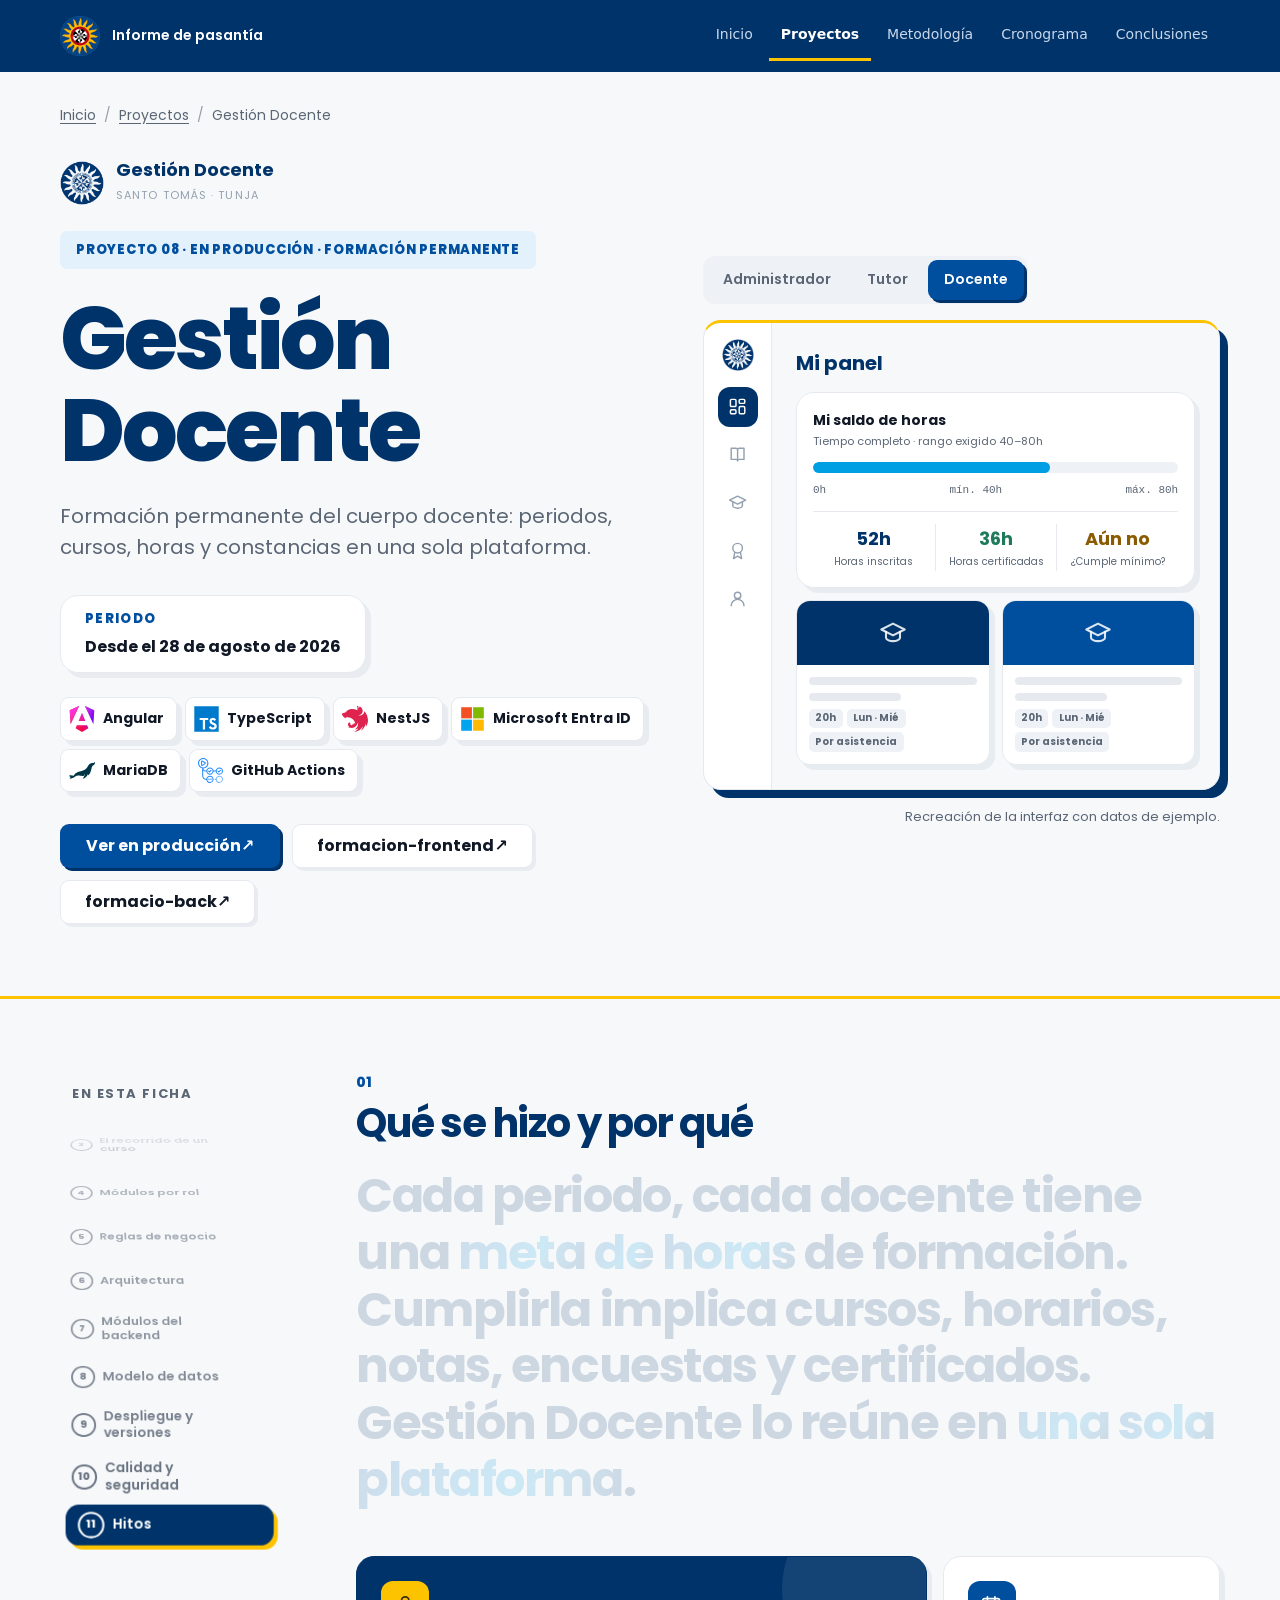
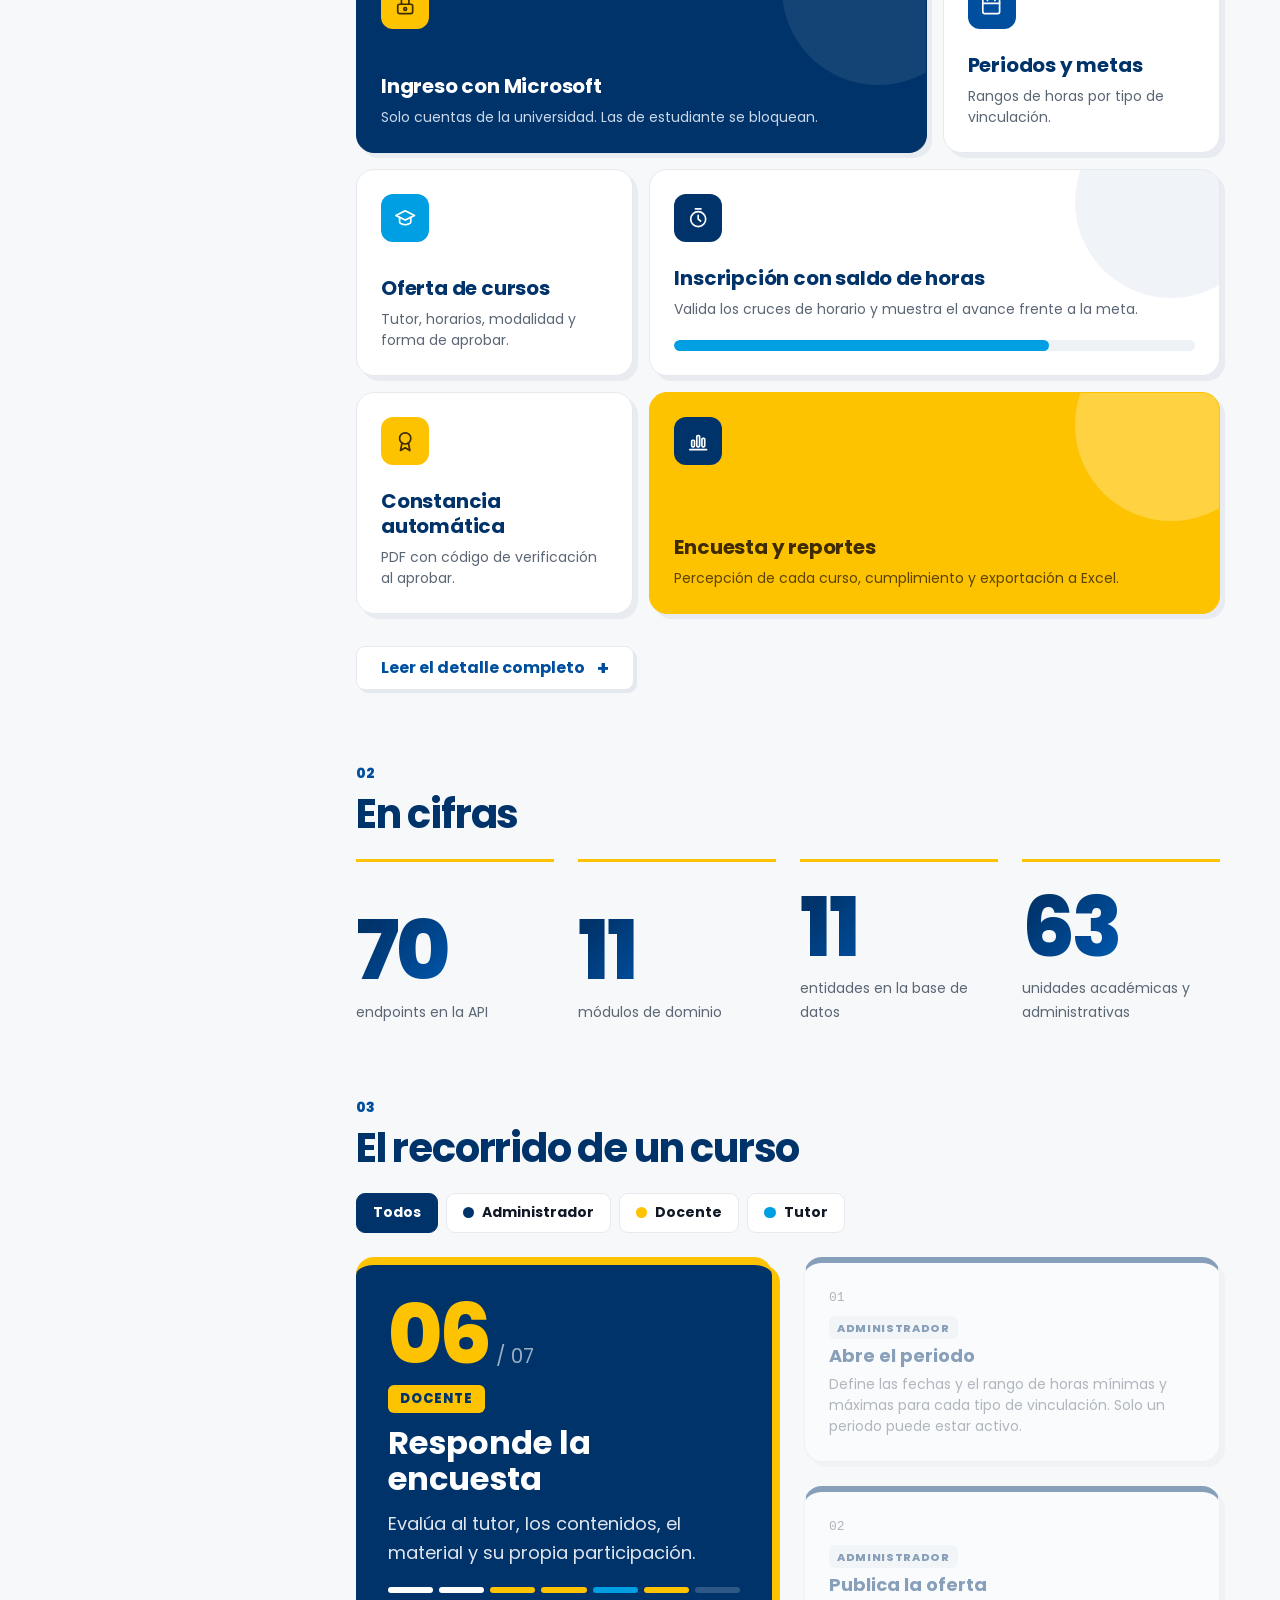
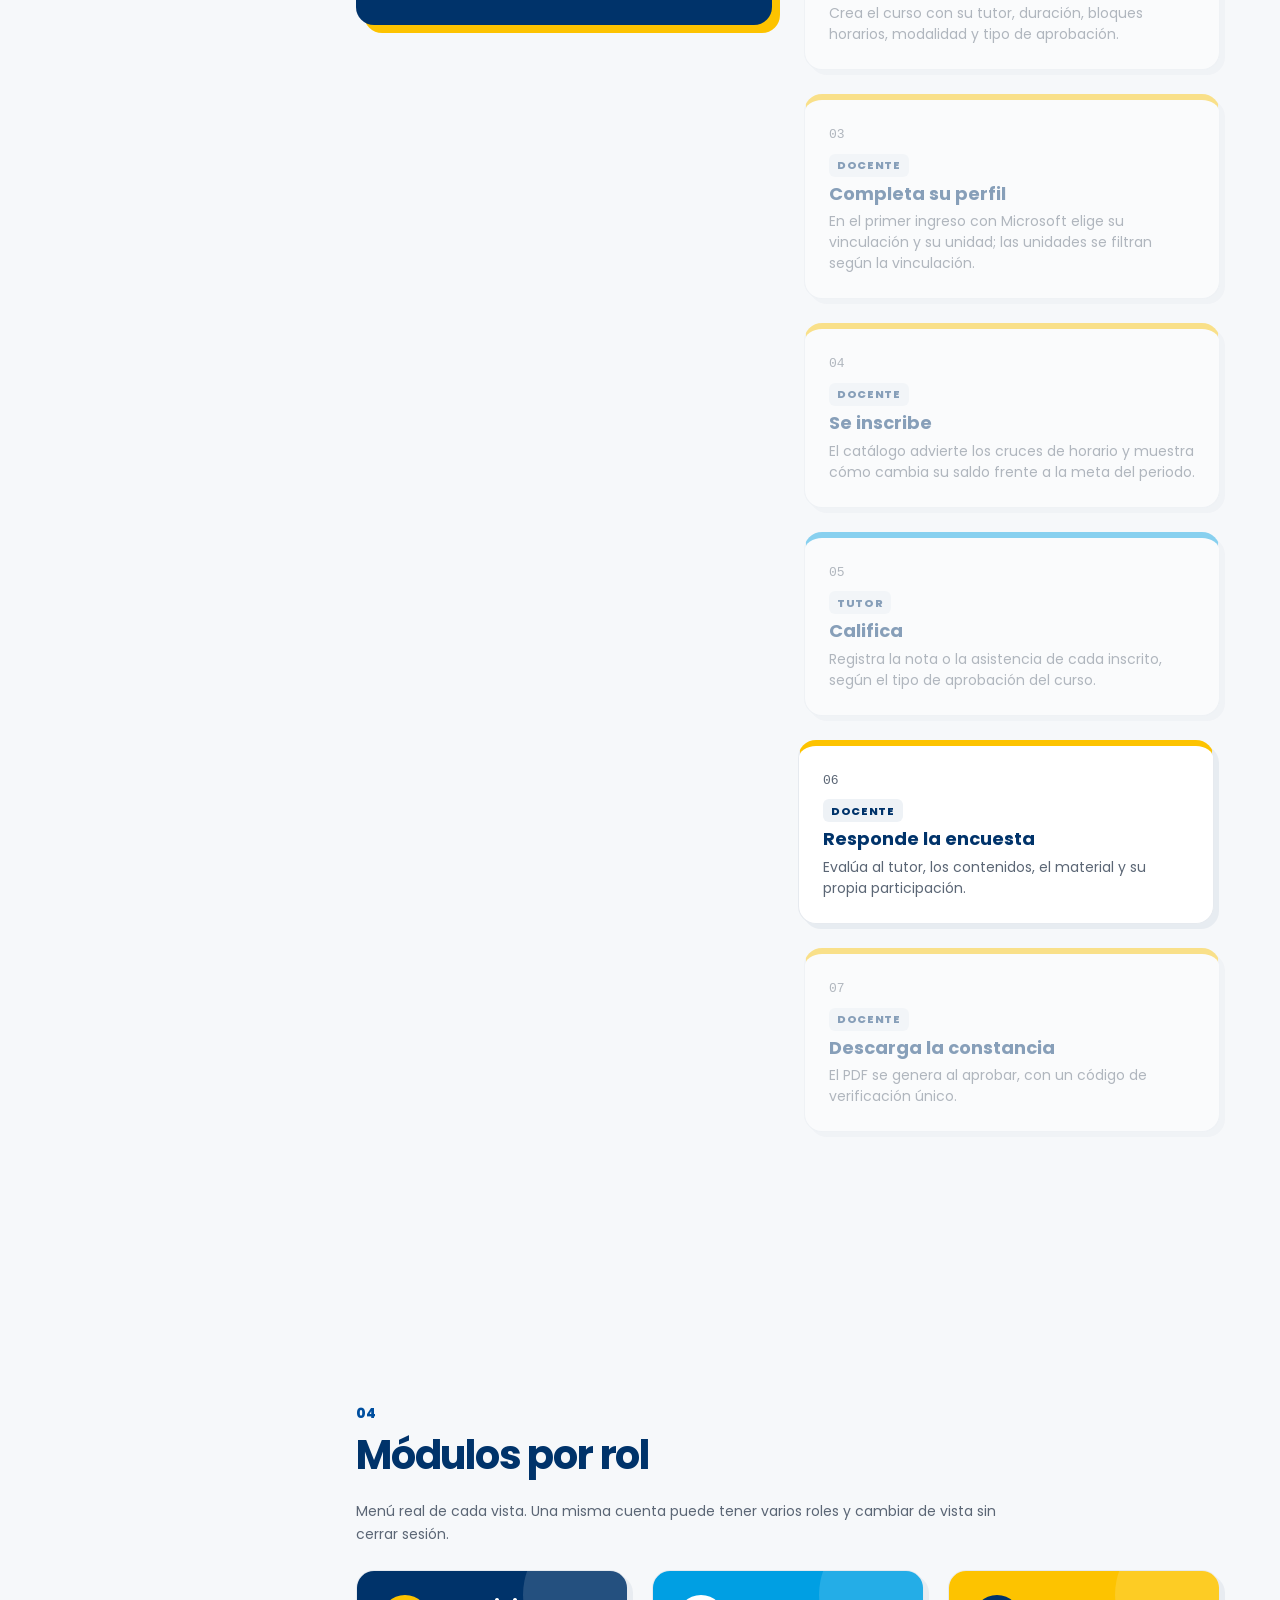
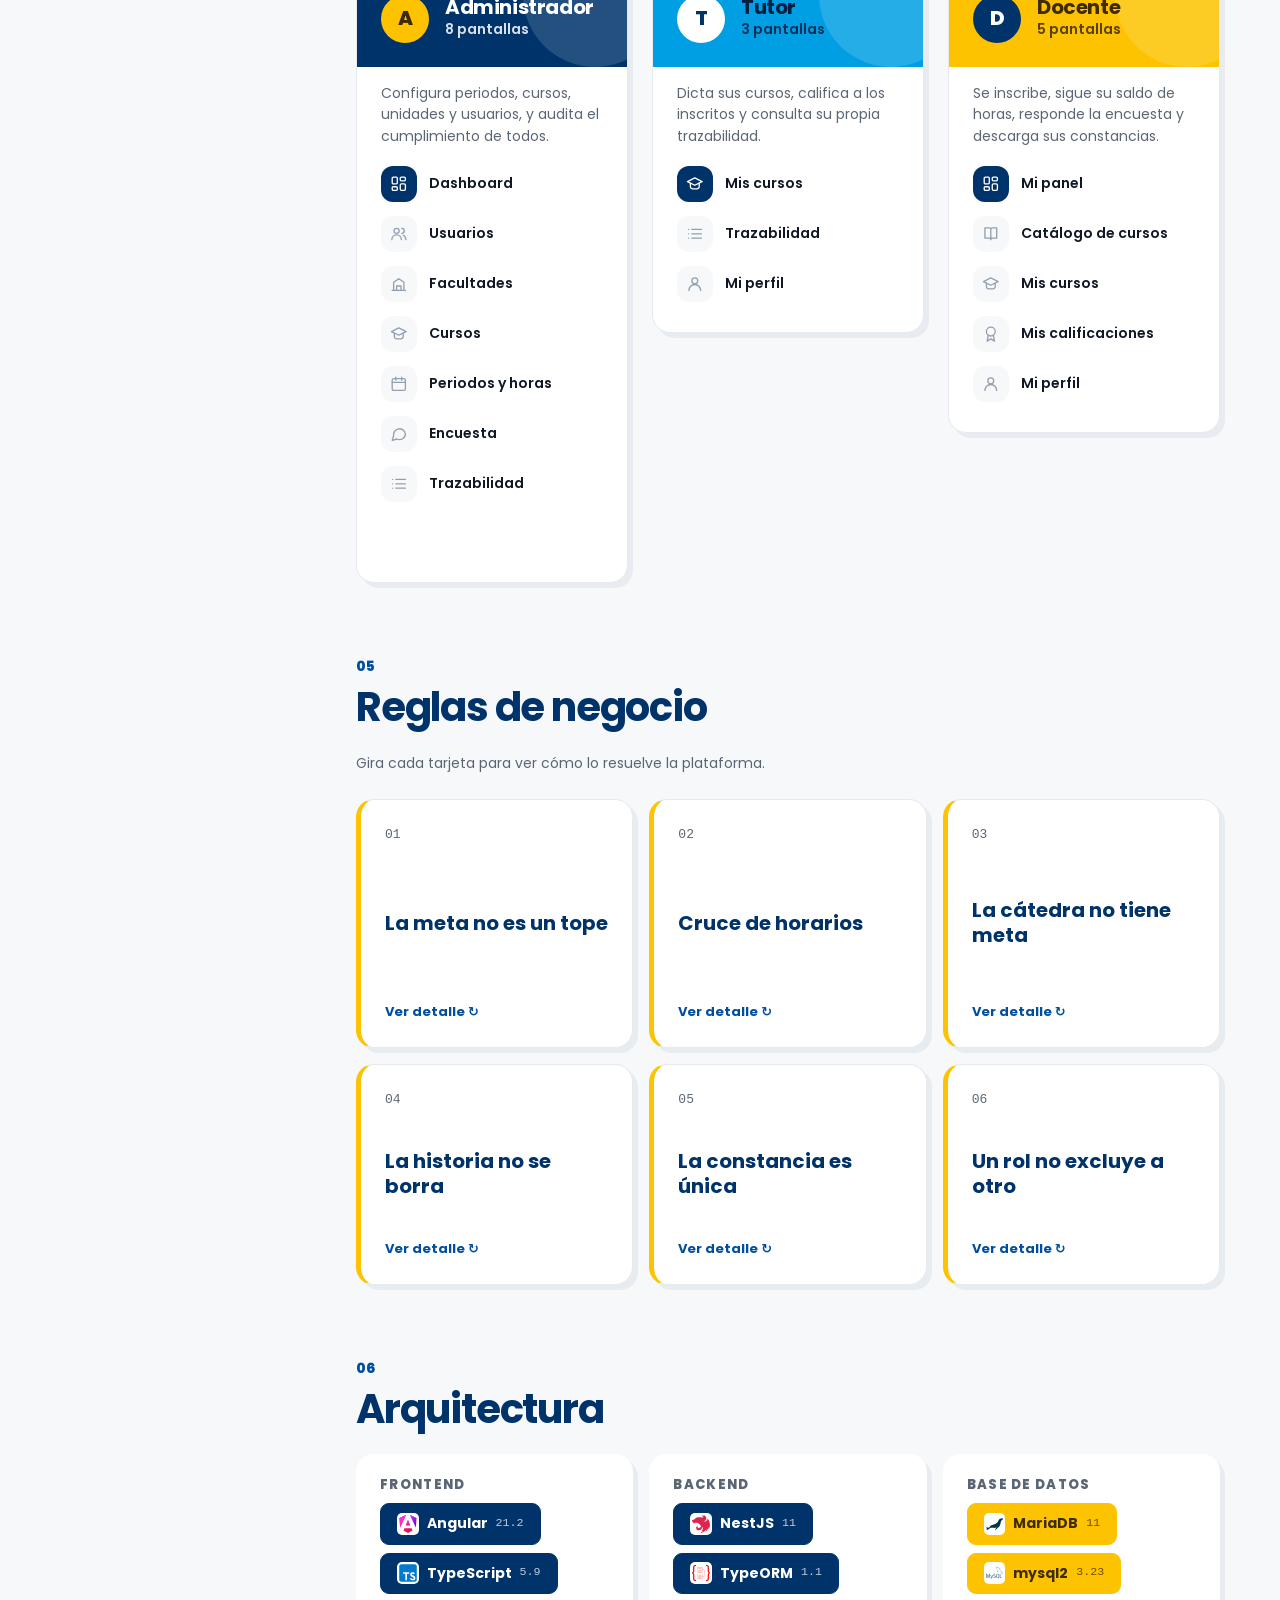
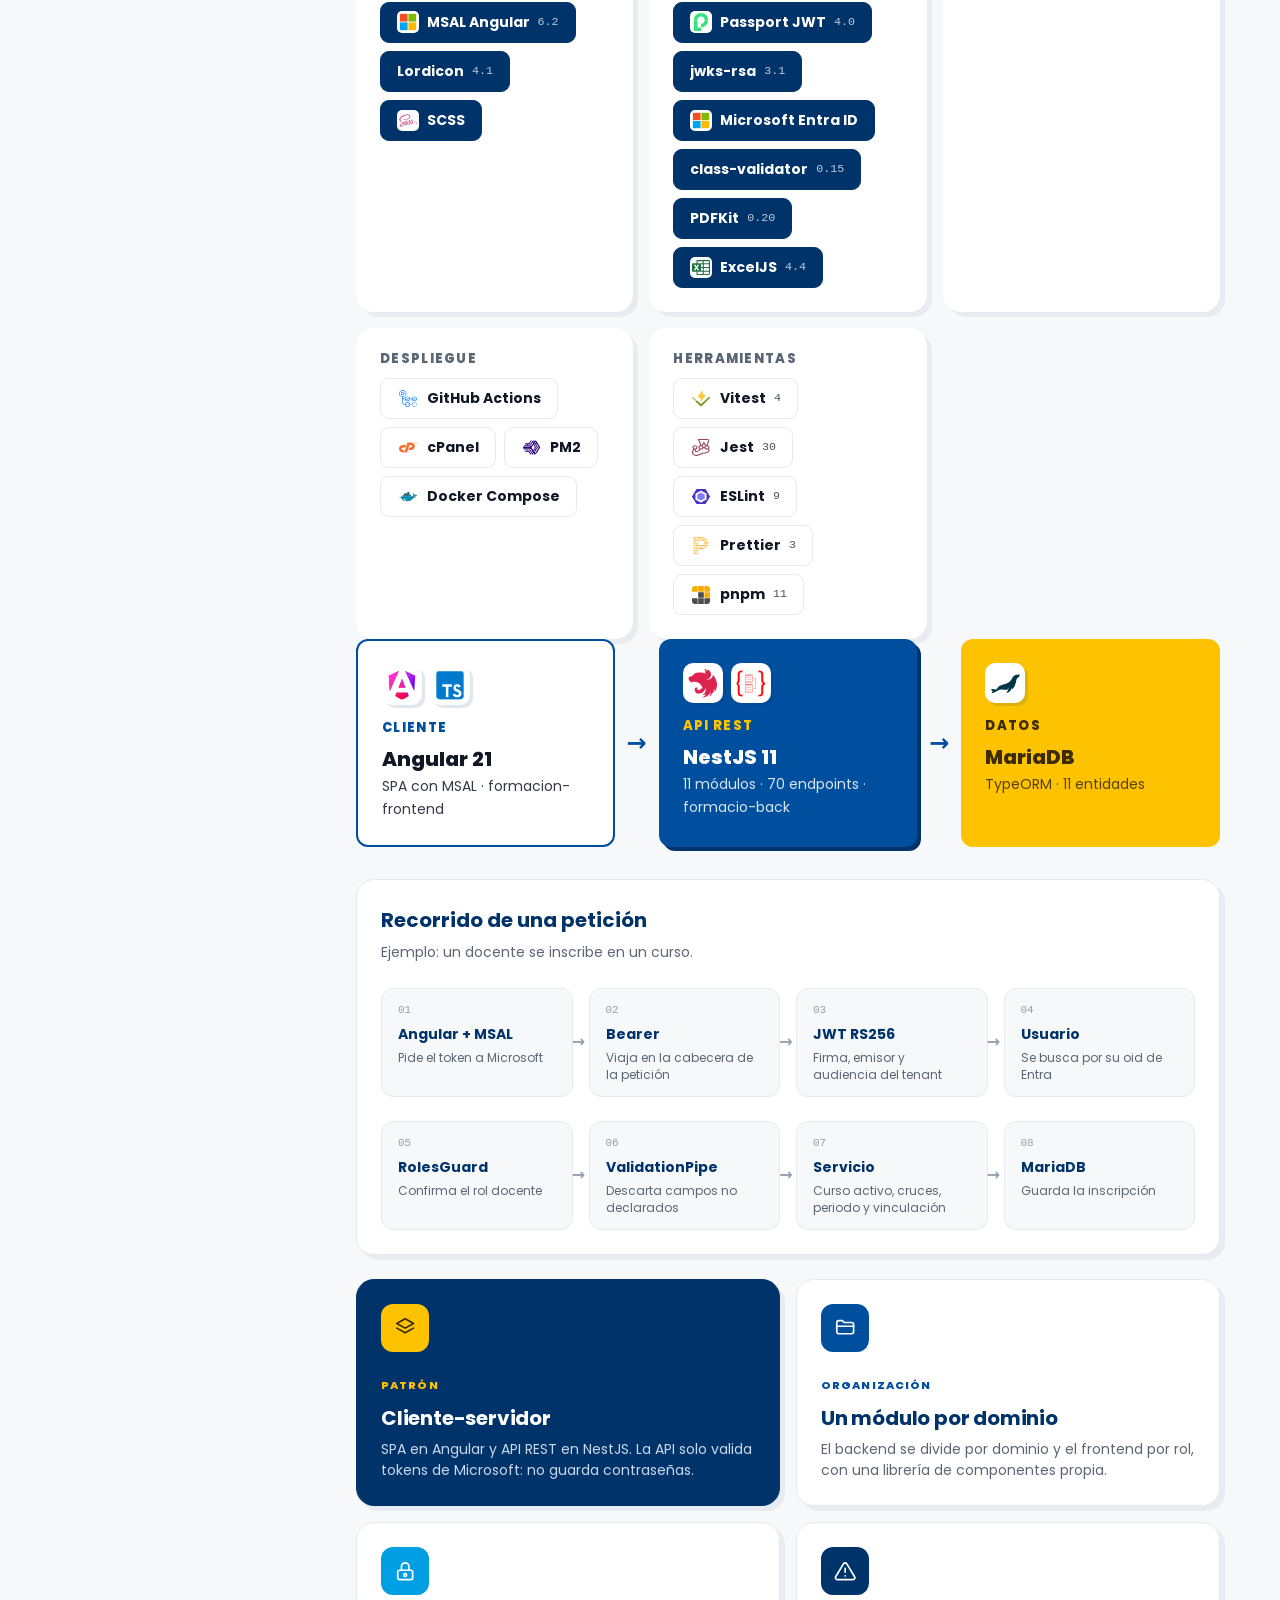
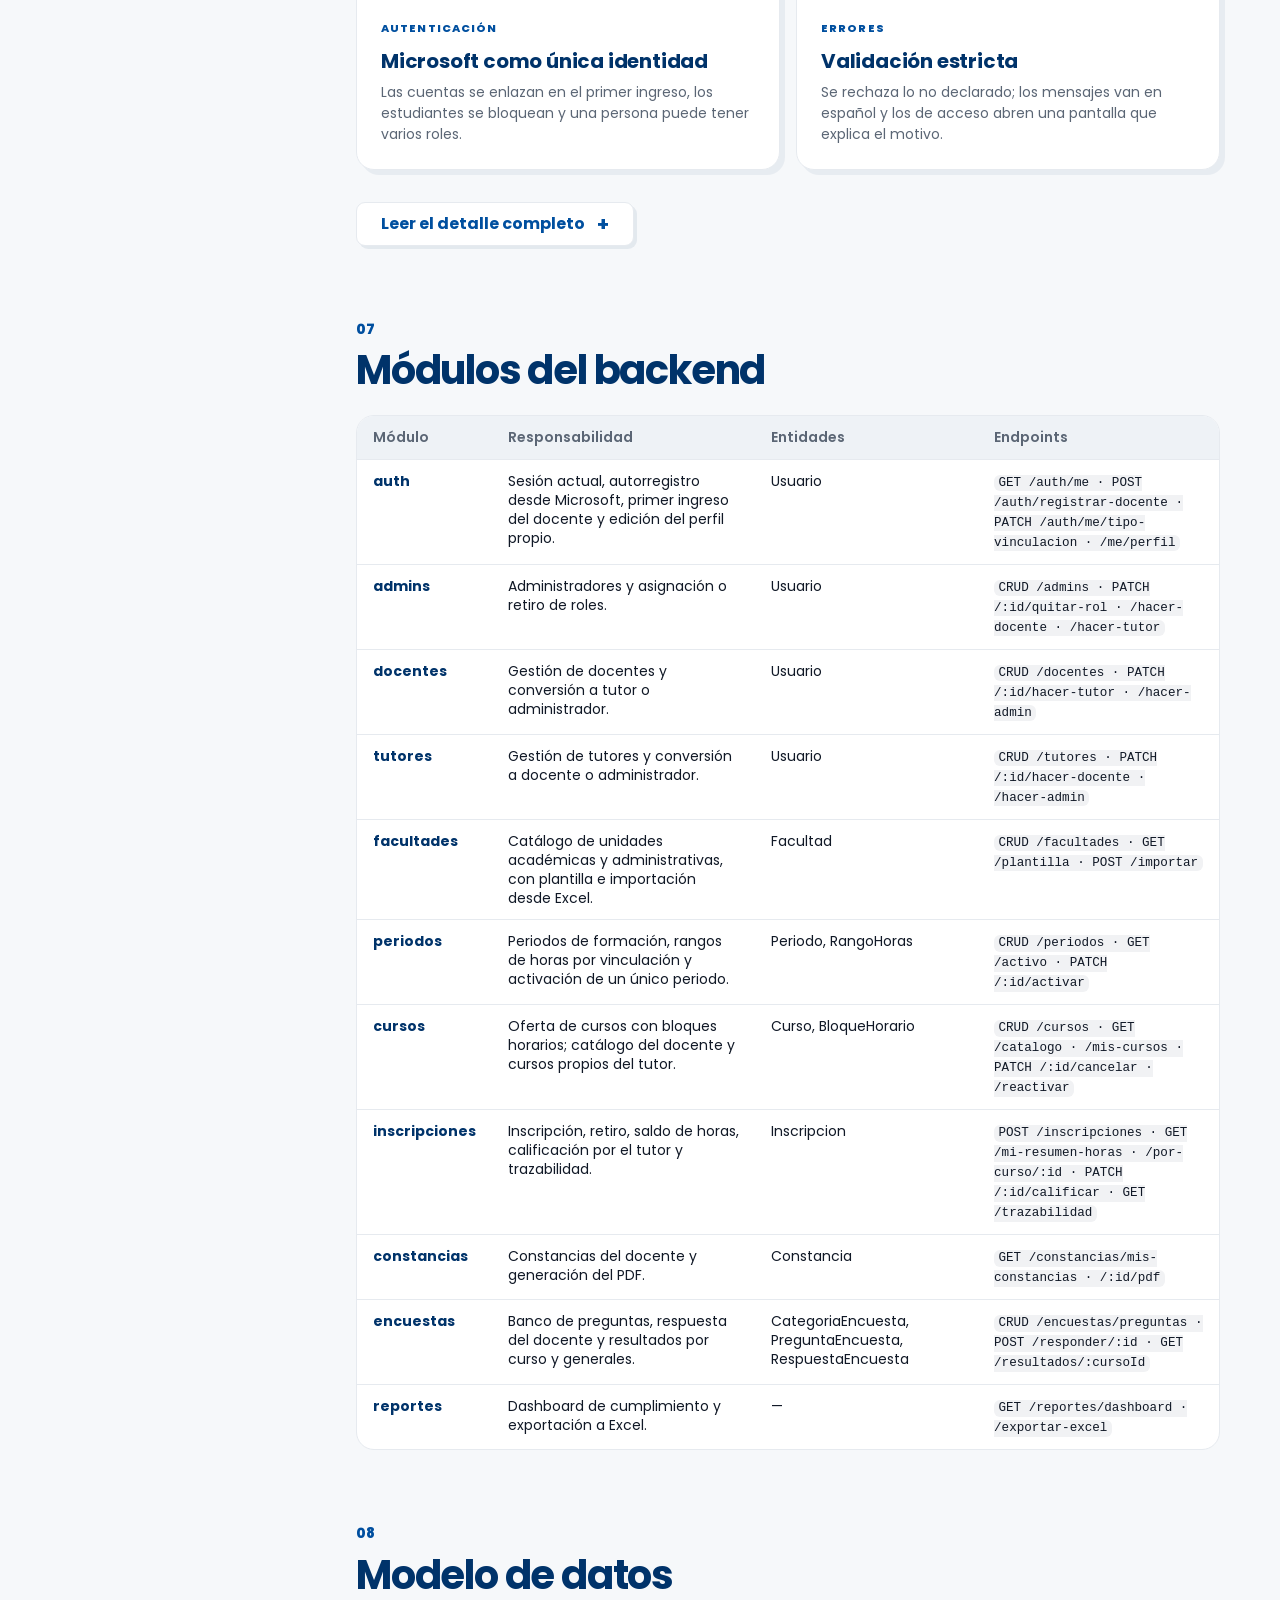
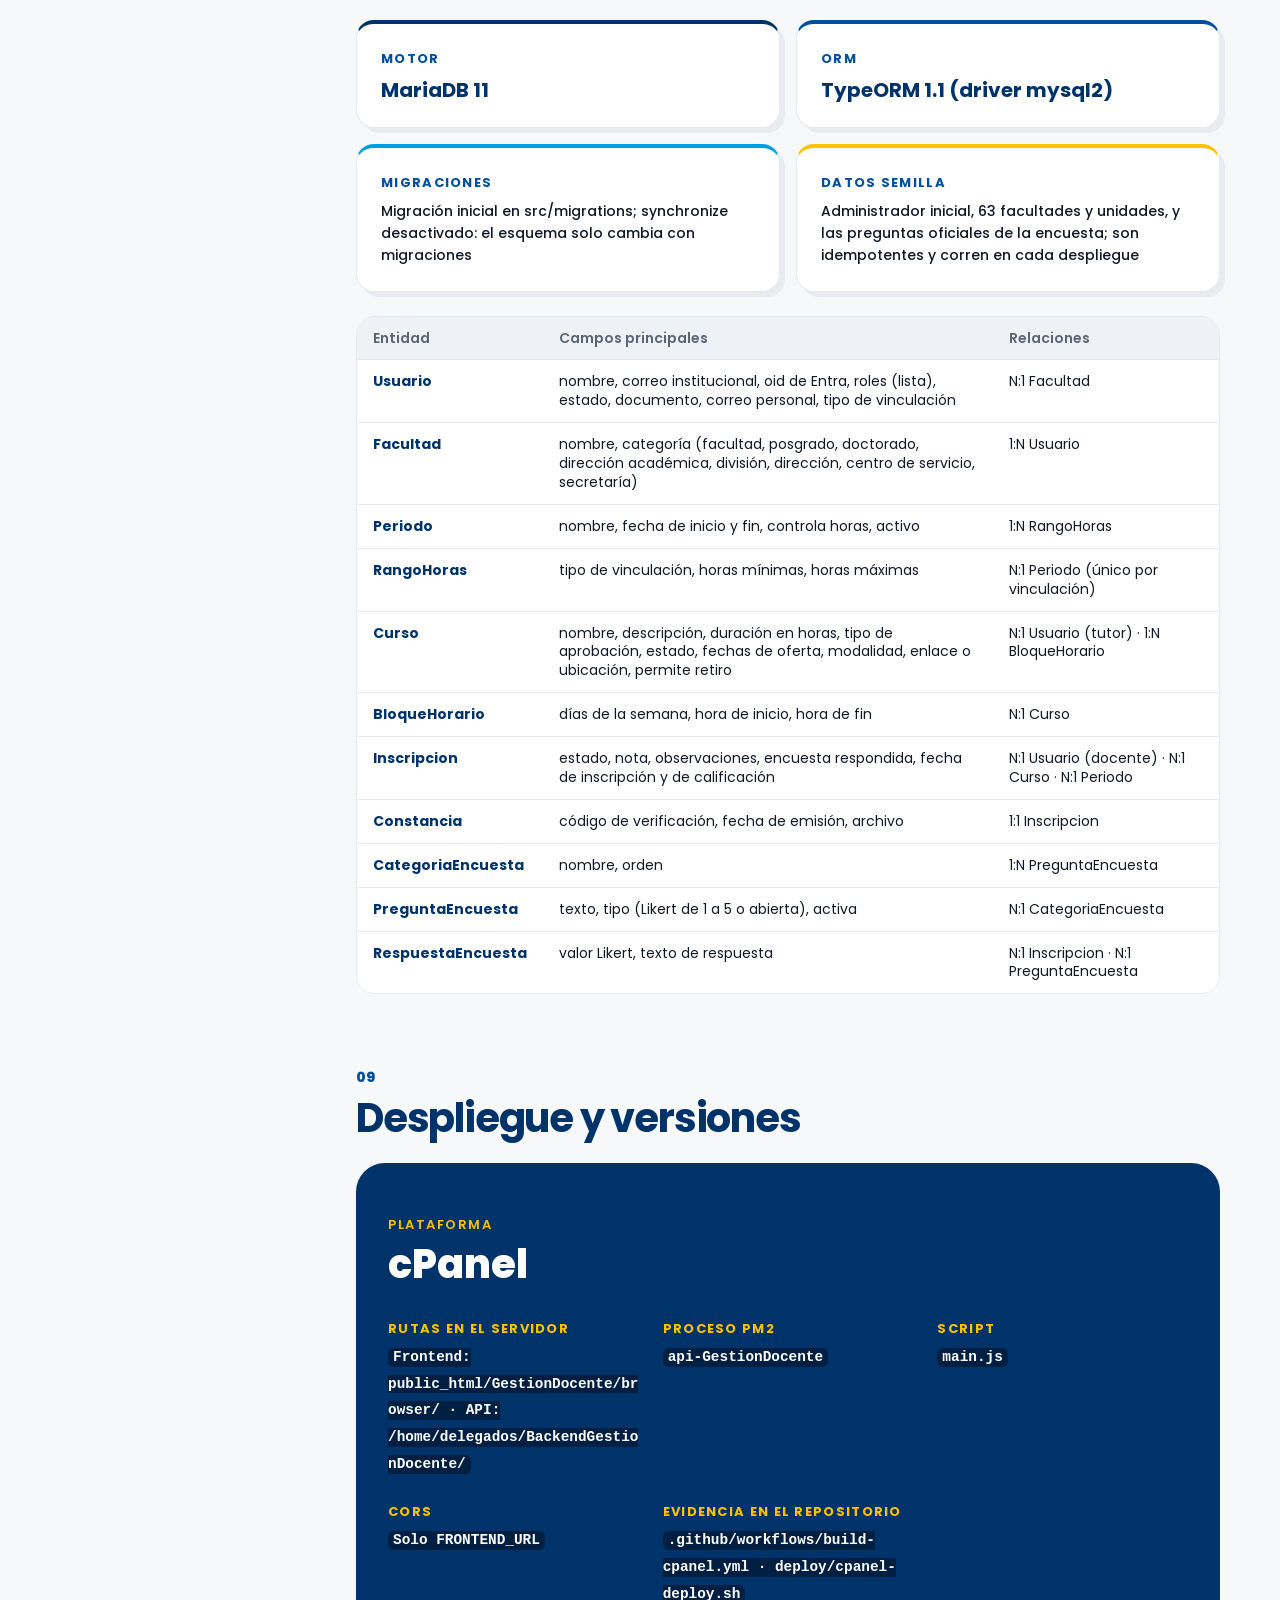
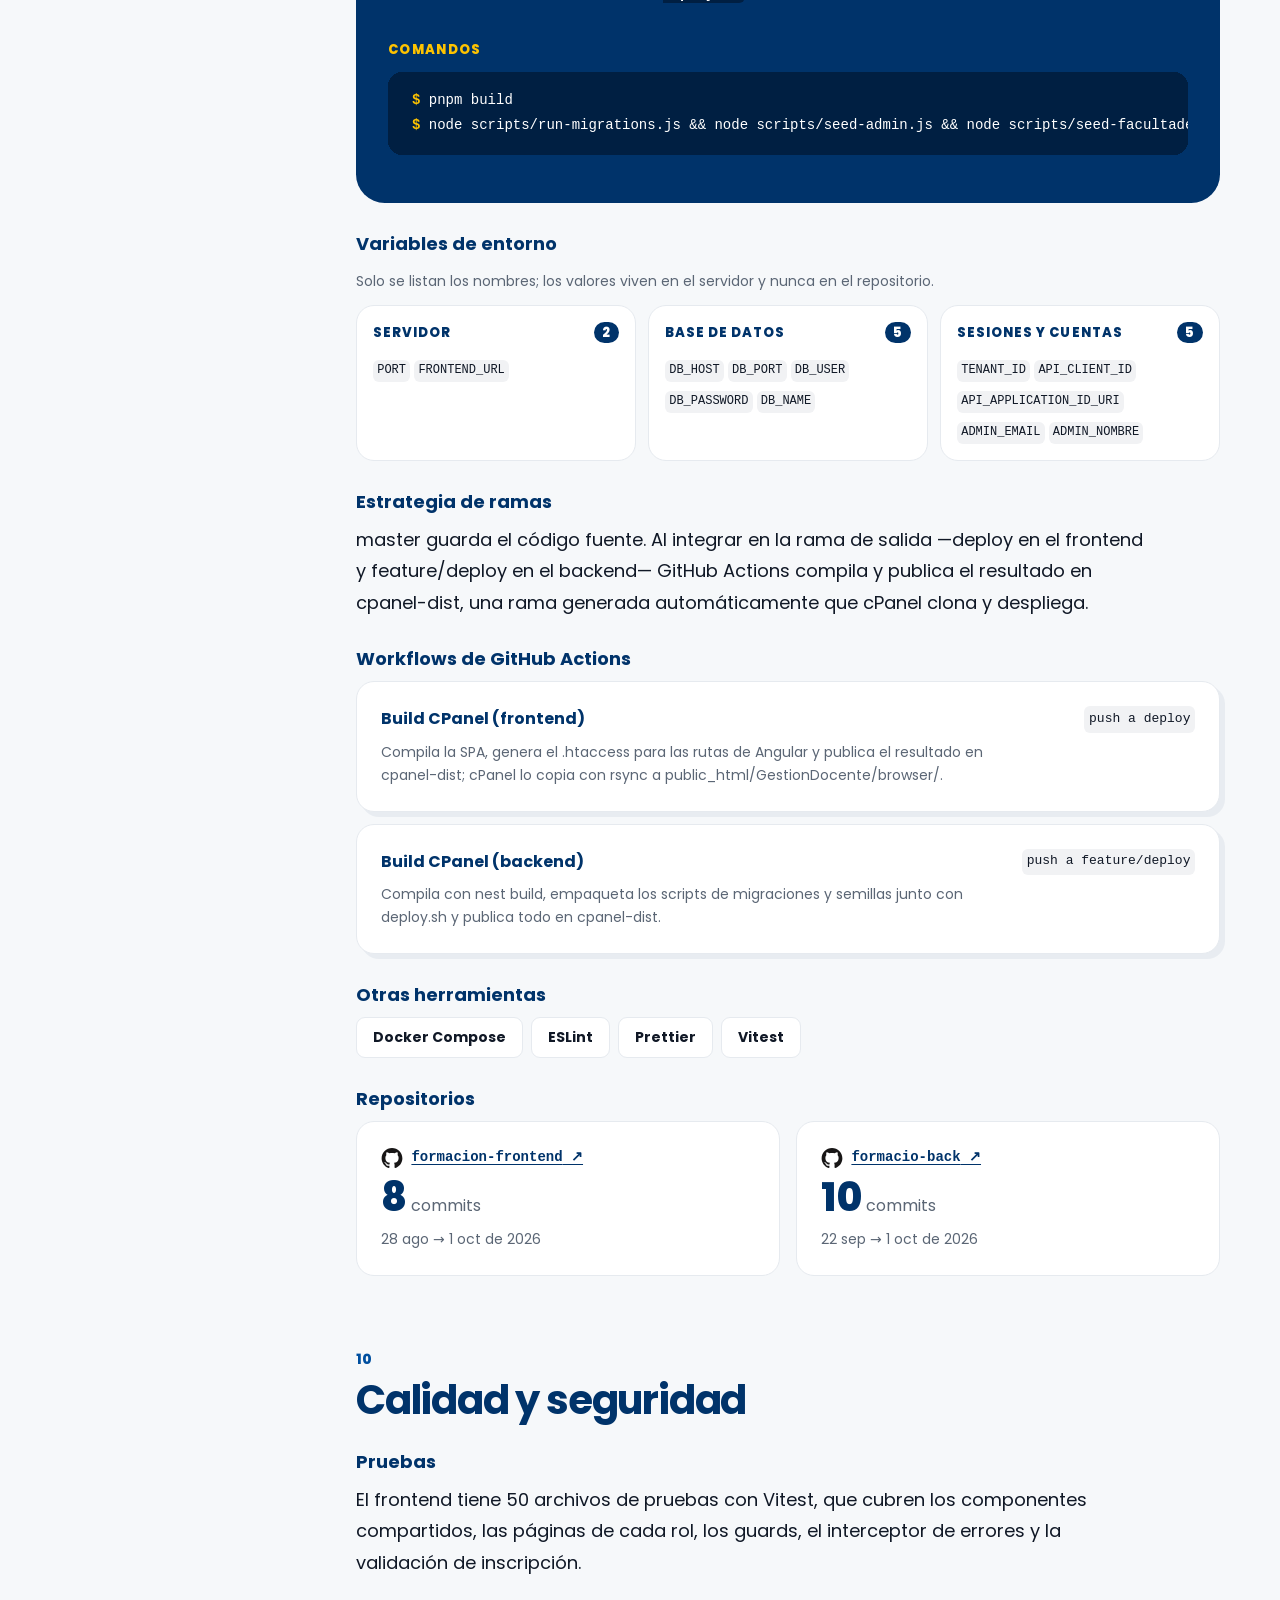
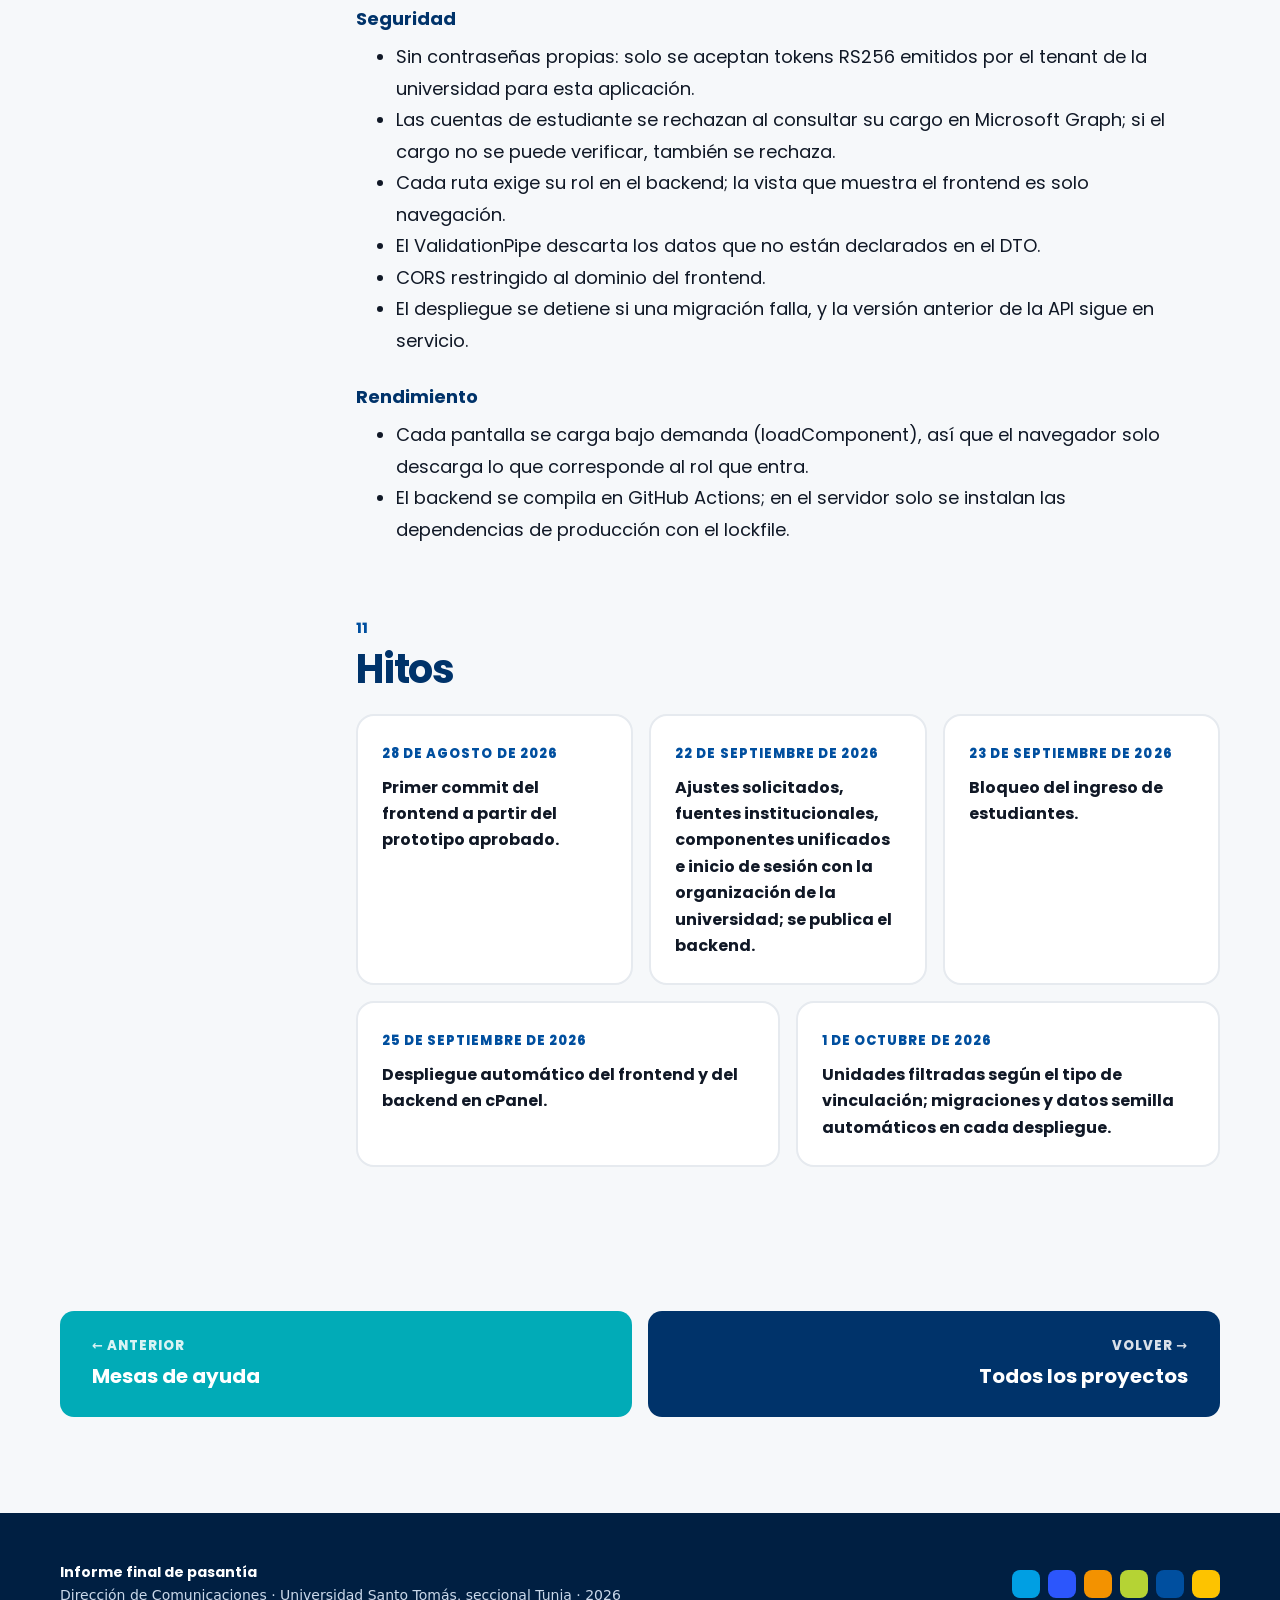
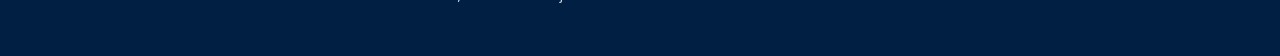
<file: proyectos/gestion-docente.html>
<!doctype html>
<html lang="es">
<head>
  <meta charset="utf-8">
  <meta name="viewport" content="width=device-width, initial-scale=1">
  <title>Gestión Docente · Informe de pasantía</title>
  <meta name="description" content="Ficha del proyecto Gestión Docente: propósito, arquitectura, tecnologías, control de versiones y despliegue.">
  <link rel="icon" href="../assets/img/marcas/usta-escudo.webp" type="image/webp">
  <link rel="stylesheet" href="../assets/css/estilos.css">
  <link rel="stylesheet" href="../assets/css/ficha-viva.css">
  <link rel="stylesheet" href="../assets/css/temas/docente.css">
  <script>document.documentElement.className += ' js';</script>
</head>
<body class="tema-docente ficha-viva" data-pagina="proyecto" data-seccion="proyectos" data-raiz="../">
  <a class="salto" href="#contenido">Saltar al contenido</a>

  <header class="barra">
    <div class="barra__interior">
      <a class="marca" href="../index.html">
        <img src="../assets/img/marcas/usta-escudo.webp" alt="Escudo de la Universidad Santo Tomás">
        <span>Informe de pasantía</span>
      </a>
      <button class="menu-boton" type="button" aria-expanded="false" aria-controls="menu-principal">
        <span class="menu-boton__icono" aria-hidden="true"></span>Menú
      </button>
      <nav id="menu-principal" class="menu" aria-label="Principal">
        <ul>
          <li><a href="../index.html" data-seccion="inicio">Inicio</a></li>
          <li><a href="../index.html#proyectos" data-seccion="proyectos">Proyectos</a></li>
          <li><a href="../metodologia.html" data-seccion="metodologia">Metodología</a></li>
          <li><a href="../cronograma.html" data-seccion="cronograma">Cronograma</a></li>
          <li><a href="../conclusiones.html" data-seccion="conclusiones">Conclusiones</a></li>
        </ul>
      </nav>
    </div>
  </header>

  <main id="contenido" class="ficha" tabindex="-1">
    <noscript><div class="contenedor"><p class="aviso">Este informe usa JavaScript para mostrar los datos. Actívalo para ver el contenido completo.</p></div></noscript>
    <article id="proyecto"></article>
    <div class="contenedor">
      <nav class="paginador" id="paginador" aria-label="Otros proyectos"></nav>
    </div>
  </main>

  <footer class="pie">
    <div class="pie__interior">
      <p><strong>Informe final de pasantía</strong><br>Dirección de Comunicaciones · Universidad Santo Tomás, seccional Tunja · 2026</p>
      <div class="pie__paleta" aria-hidden="true">
        <span style="background:#009fe3"></span><span style="background:#2c56fc"></span><span style="background:#f39200"></span><span style="background:#b5d334"></span><span style="background:#004f9f"></span><span style="background:#fdc300"></span>
      </div>
    </div>
  </footer>

  <script src="../data/general.js"></script>
  <script src="../data/proyectos.js"></script>
  <script src="../data/cronograma.js"></script>
  <script src="../assets/js/app.js"></script>
  <script>
    const ID_PROYECTO = "gestion-docente";
    App.montarProyecto(ID_PROYECTO);
  </script>
</body>
</html>
</file>
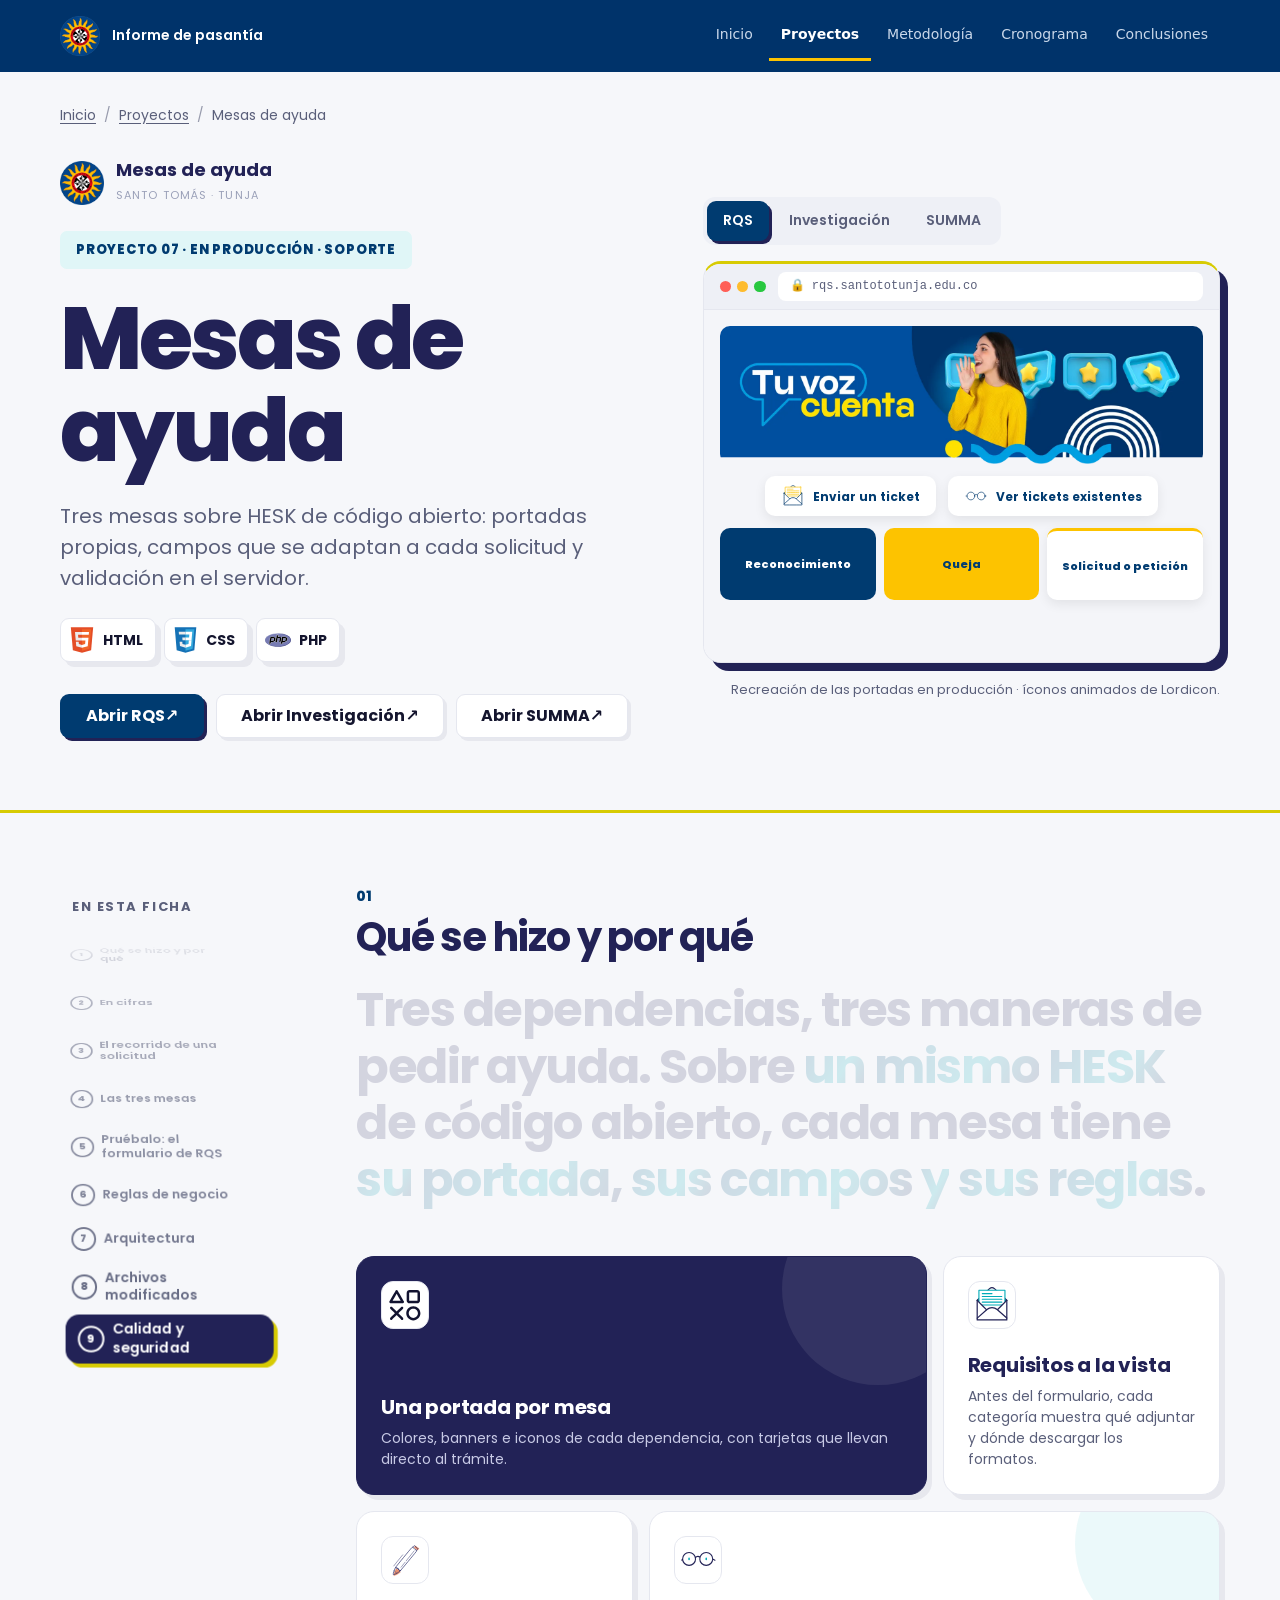
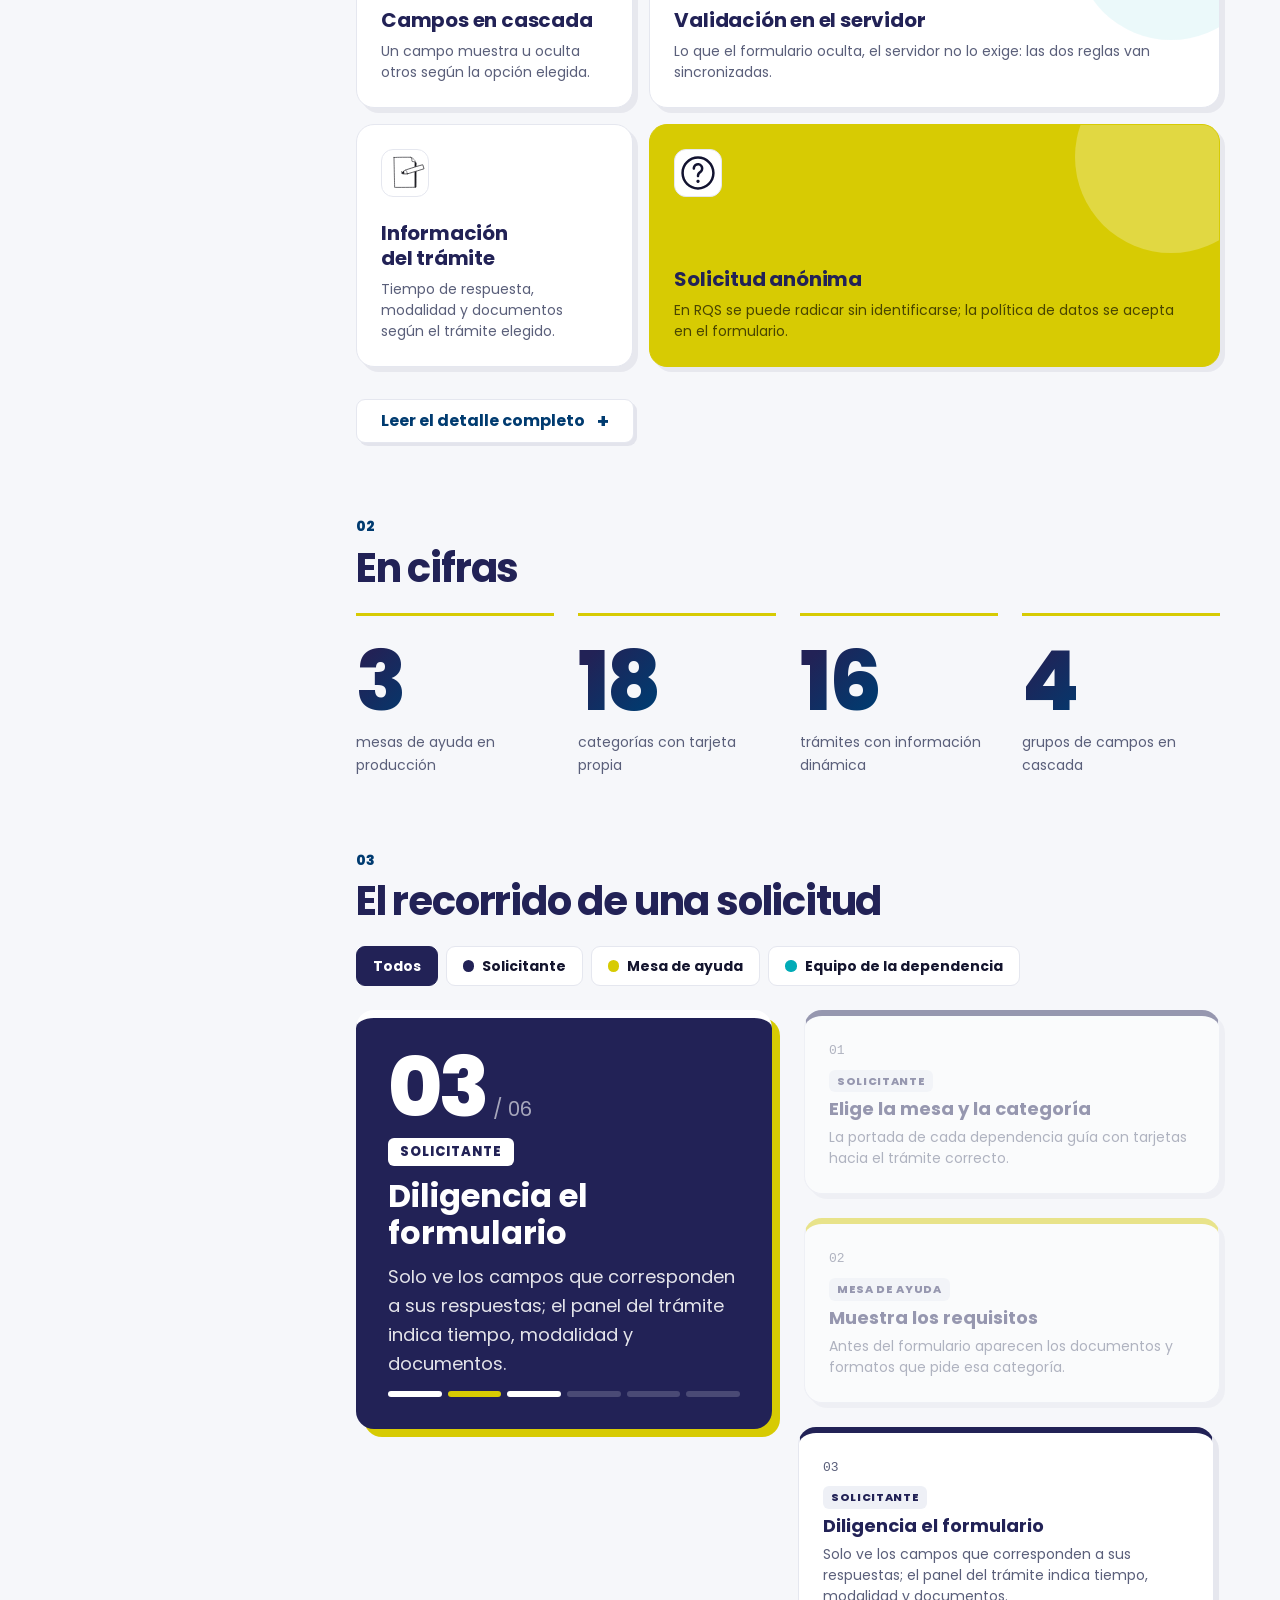
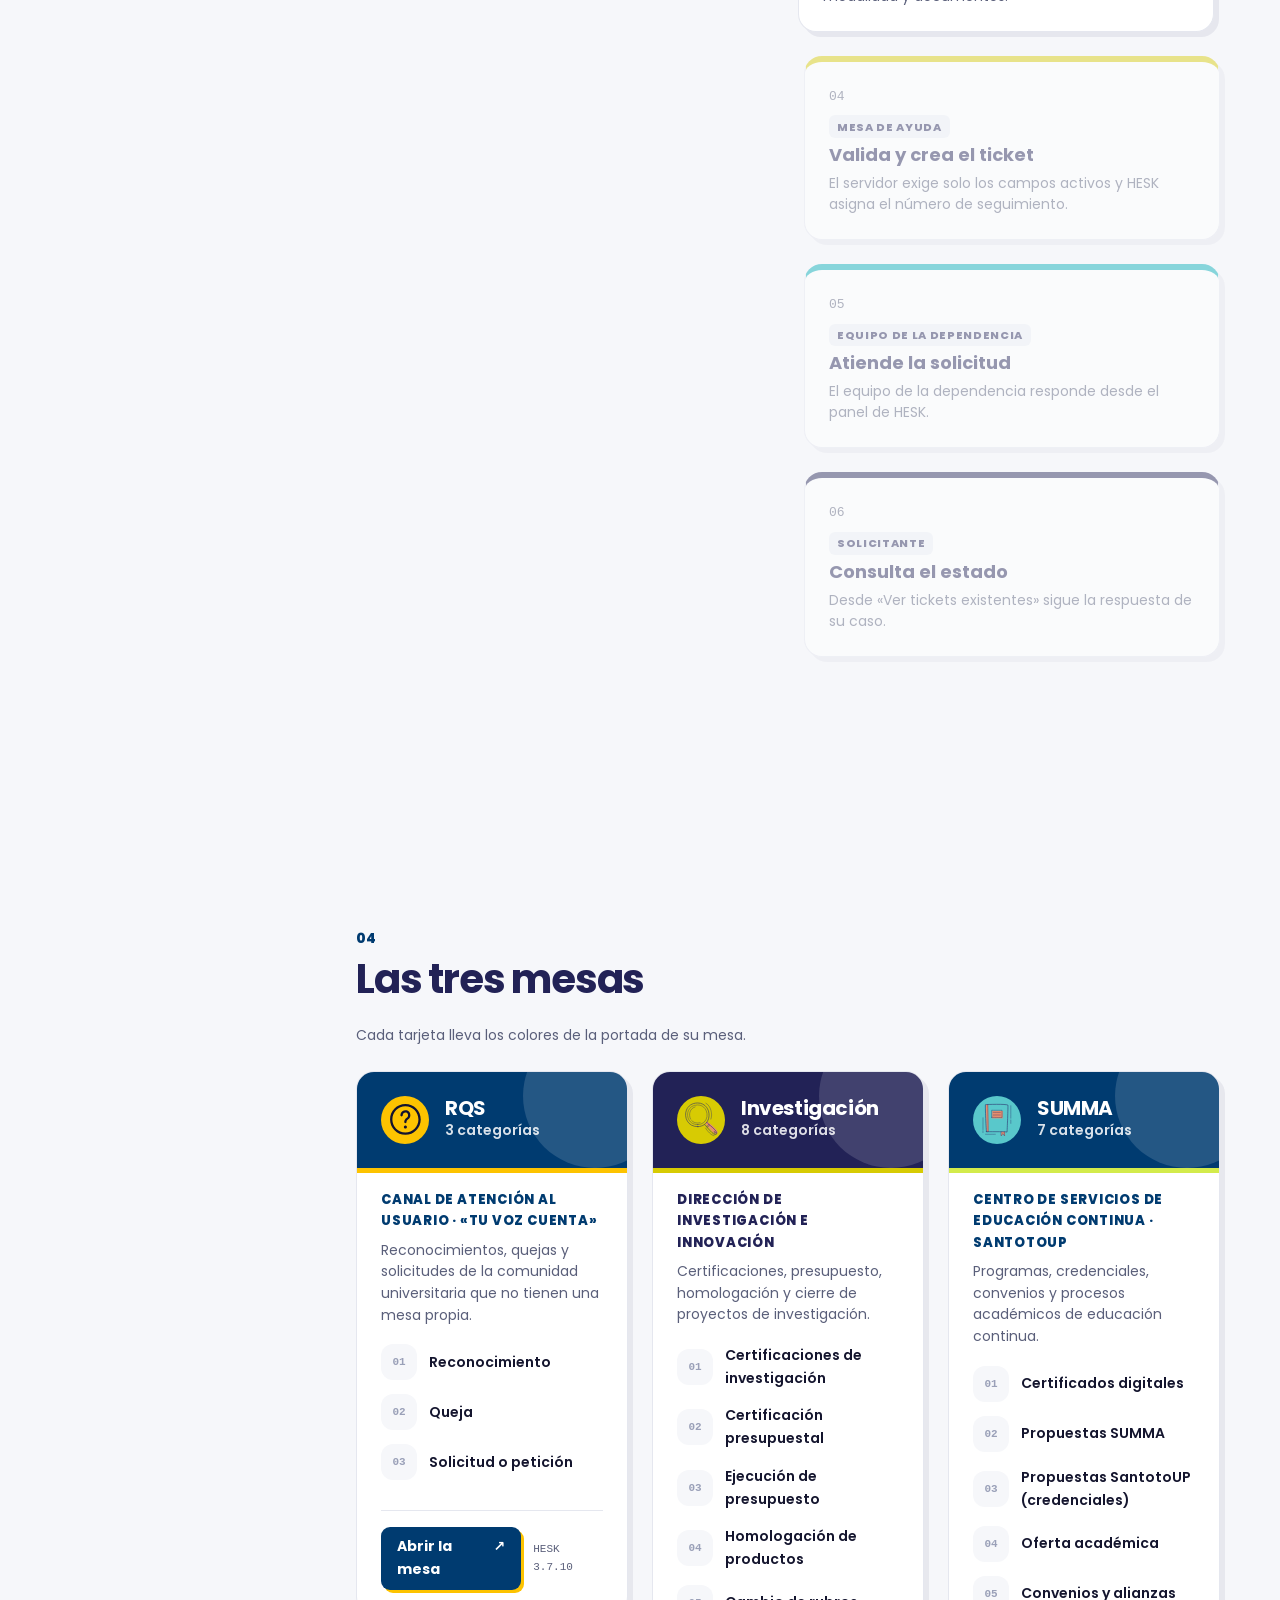
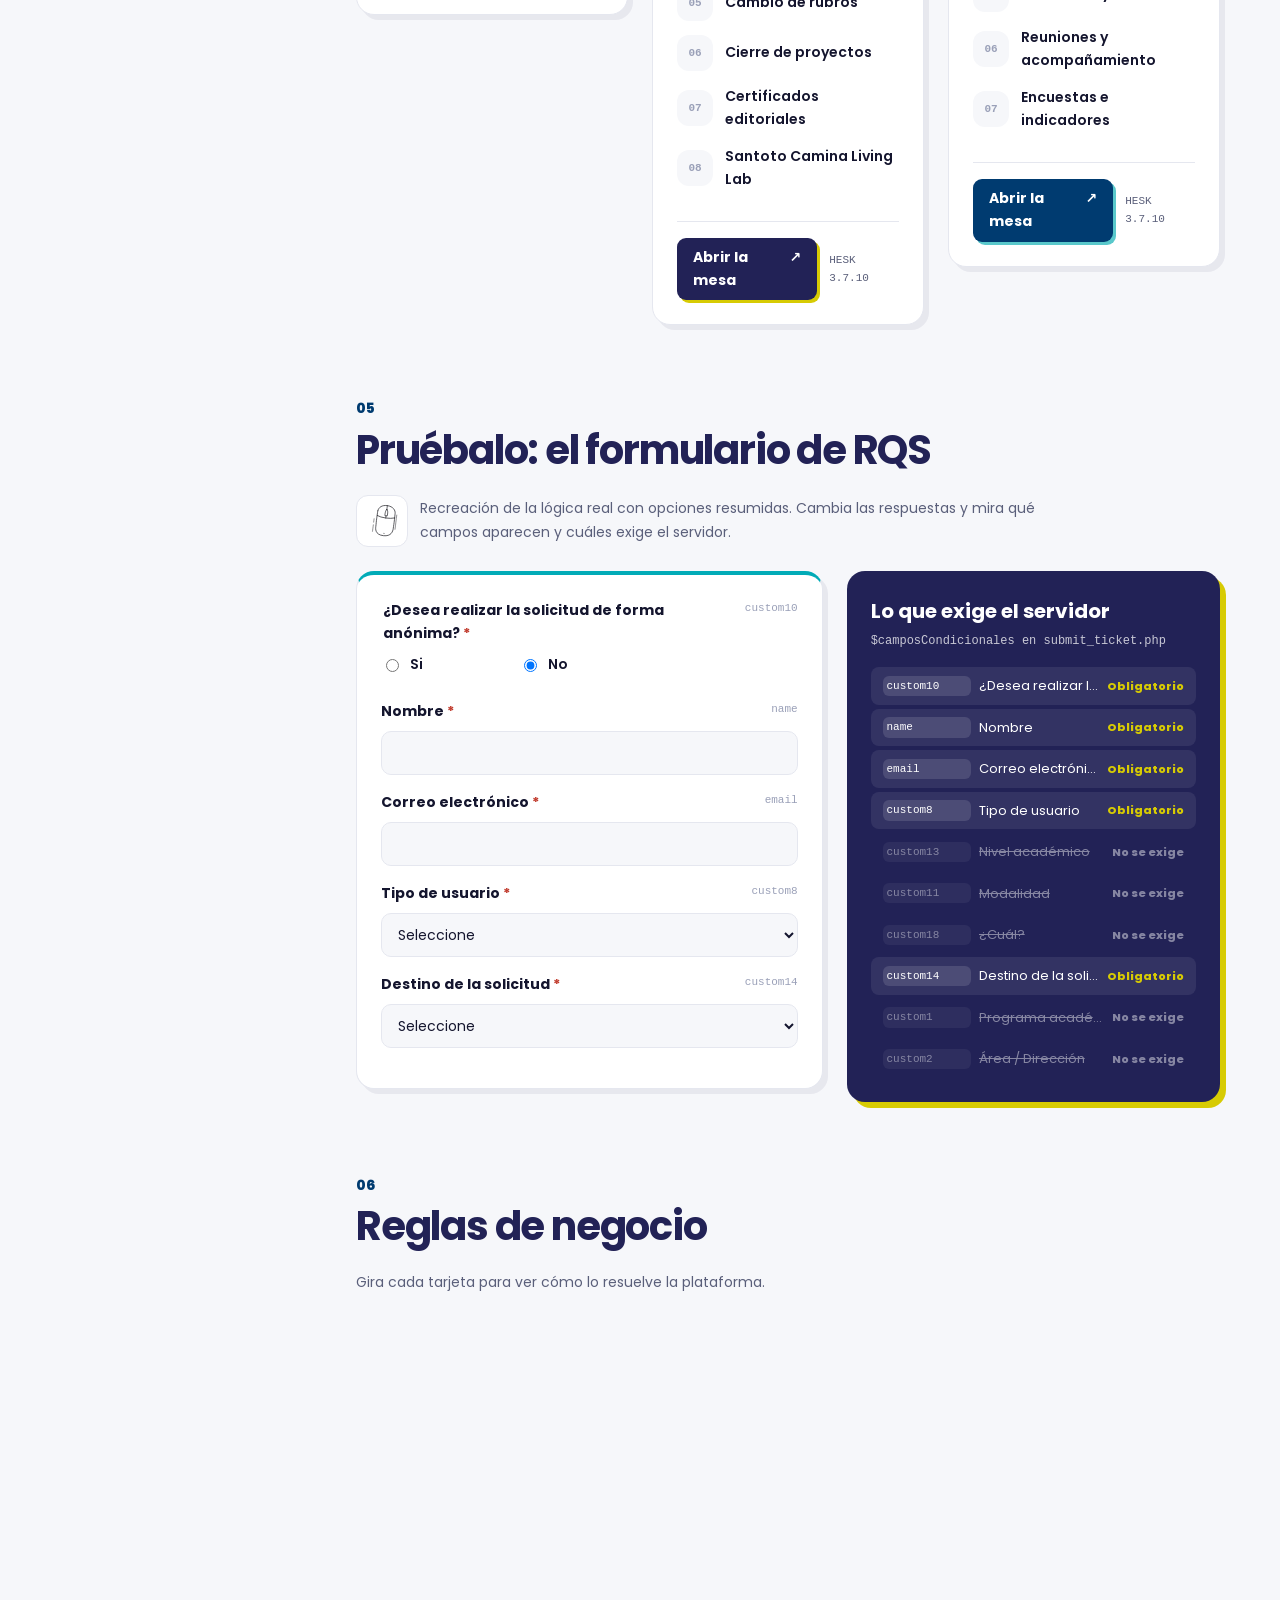
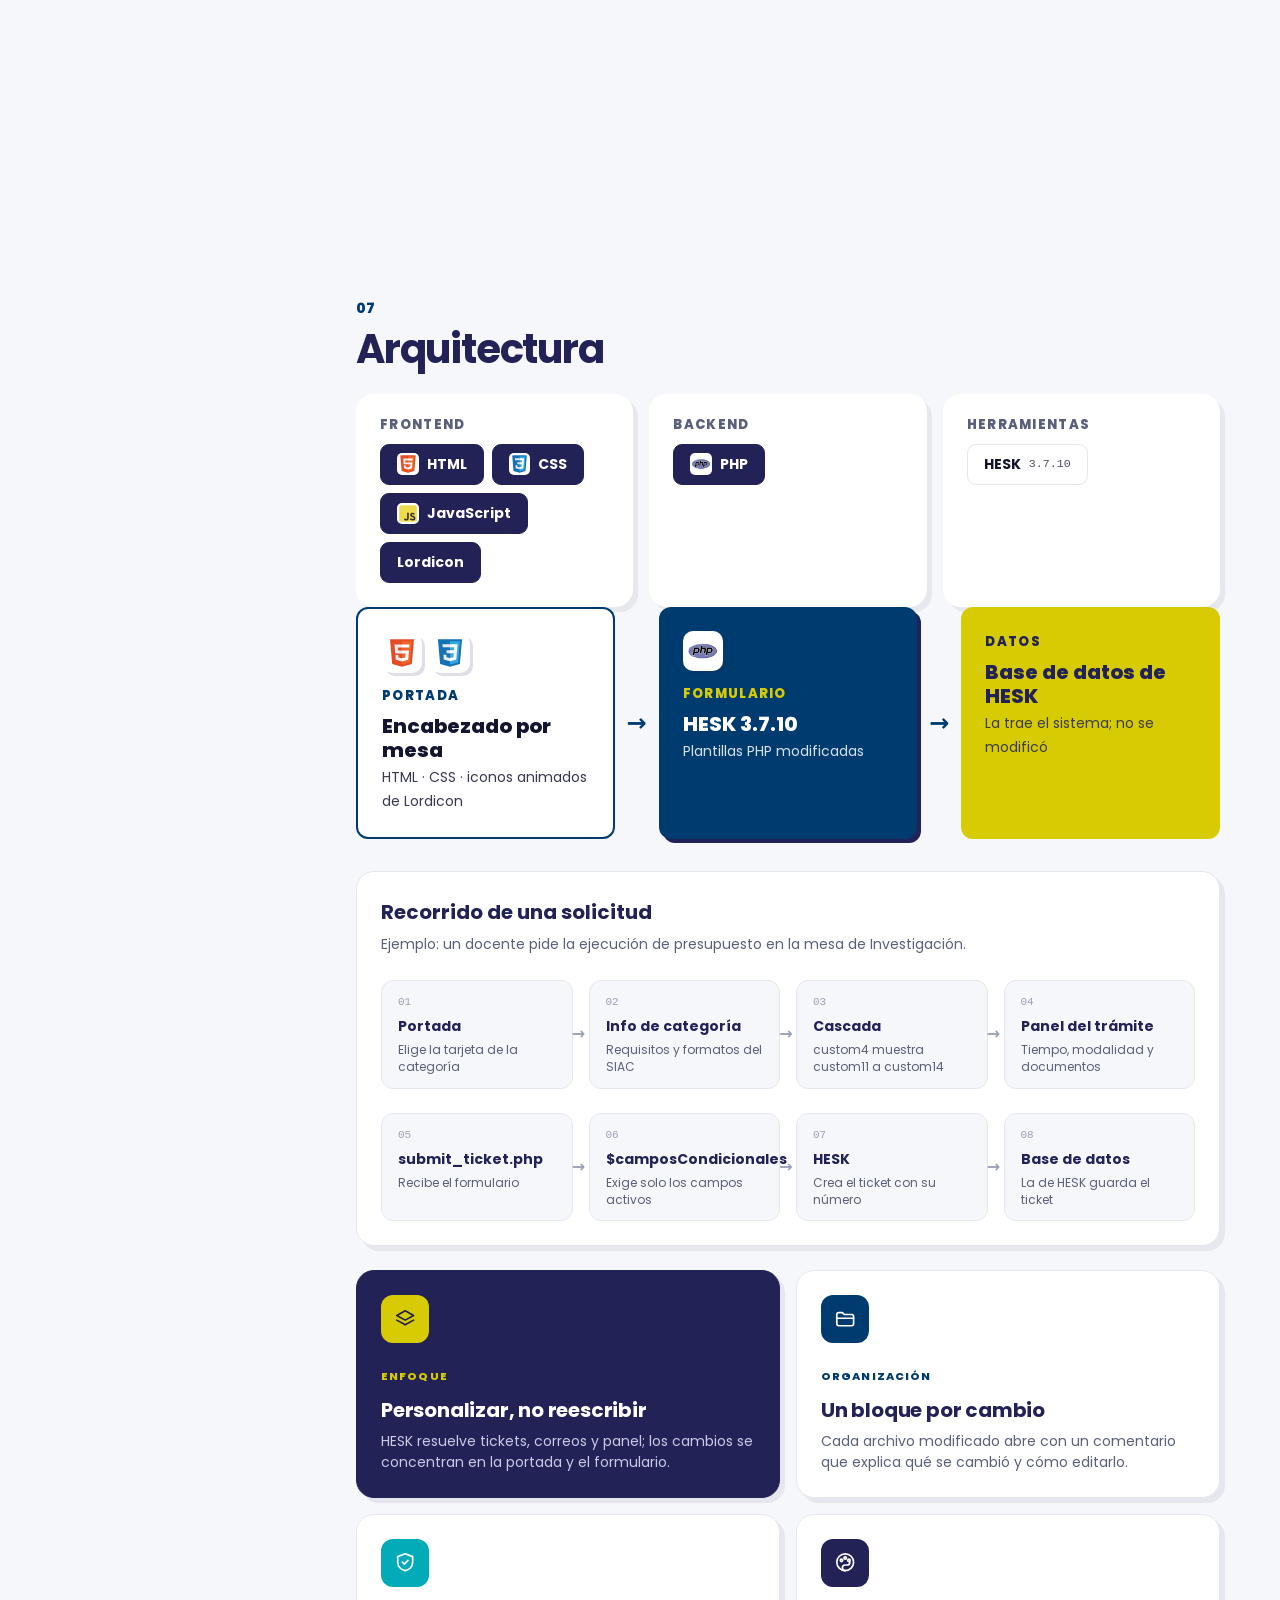
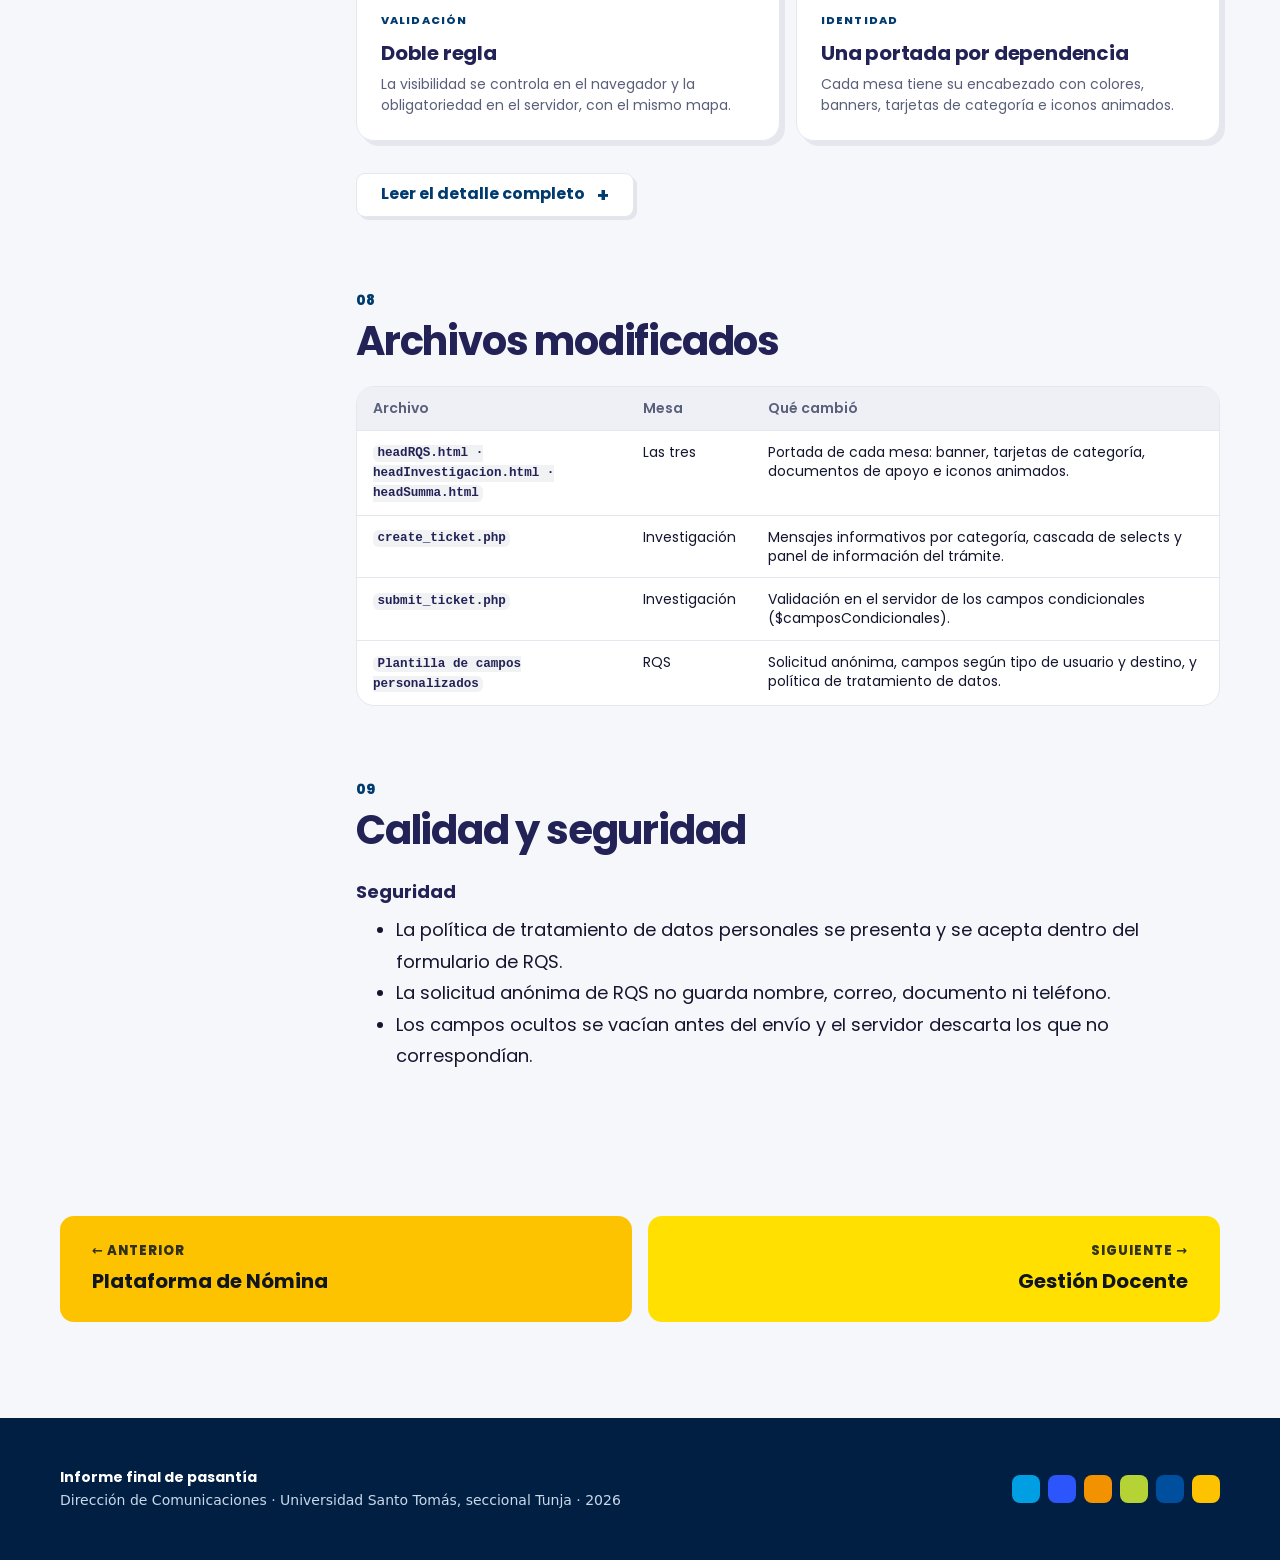
<file: proyectos/mesas-ayuda.html>
<!doctype html>
<html lang="es">
<head>
  <meta charset="utf-8">
  <meta name="viewport" content="width=device-width, initial-scale=1">
  <title>Mesas de ayuda · Informe de pasantía</title>
  <meta name="description" content="Ficha del proyecto Mesas de ayuda: propósito, arquitectura, tecnologías, control de versiones y despliegue.">
  <link rel="icon" href="../assets/img/marcas/usta-escudo.webp" type="image/webp">
  <link rel="stylesheet" href="../assets/css/estilos.css">
  <link rel="stylesheet" href="../assets/css/ficha-viva.css">
  <link rel="stylesheet" href="../assets/css/temas/mesas.css">
  <script>document.documentElement.className += ' js';</script>
</head>
<body class="tema-mesas ficha-viva" data-pagina="proyecto" data-seccion="proyectos" data-raiz="../">
  <a class="salto" href="#contenido">Saltar al contenido</a>

  <header class="barra">
    <div class="barra__interior">
      <a class="marca" href="../index.html">
        <img src="../assets/img/marcas/usta-escudo.webp" alt="Escudo de la Universidad Santo Tomás">
        <span>Informe de pasantía</span>
      </a>
      <button class="menu-boton" type="button" aria-expanded="false" aria-controls="menu-principal">
        <span class="menu-boton__icono" aria-hidden="true"></span>Menú
      </button>
      <nav id="menu-principal" class="menu" aria-label="Principal">
        <ul>
          <li><a href="../index.html" data-seccion="inicio">Inicio</a></li>
          <li><a href="../index.html#proyectos" data-seccion="proyectos">Proyectos</a></li>
          <li><a href="../metodologia.html" data-seccion="metodologia">Metodología</a></li>
          <li><a href="../cronograma.html" data-seccion="cronograma">Cronograma</a></li>
          <li><a href="../conclusiones.html" data-seccion="conclusiones">Conclusiones</a></li>
        </ul>
      </nav>
    </div>
  </header>

  <main id="contenido" class="ficha" tabindex="-1">
    <noscript><div class="contenedor"><p class="aviso">Este informe usa JavaScript para mostrar los datos. Actívalo para ver el contenido completo.</p></div></noscript>
    <article id="proyecto"></article>
    <div class="contenedor">
      <nav class="paginador" id="paginador" aria-label="Otros proyectos"></nav>
    </div>
  </main>

  <footer class="pie">
    <div class="pie__interior">
      <p><strong>Informe final de pasantía</strong><br>Dirección de Comunicaciones · Universidad Santo Tomás, seccional Tunja · 2026</p>
      <div class="pie__paleta" aria-hidden="true">
        <span style="background:#009fe3"></span><span style="background:#2c56fc"></span><span style="background:#f39200"></span><span style="background:#b5d334"></span><span style="background:#004f9f"></span><span style="background:#fdc300"></span>
      </div>
    </div>
  </footer>

  <script src="../data/general.js"></script>
  <script src="../data/proyectos.js"></script>
  <script src="../data/cronograma.js"></script>
  <script src="../assets/js/vendor/lottie.min.js"></script>
  <script src="../assets/js/lordicons.js"></script>
  <script src="../assets/js/app.js"></script>
  <script>
    const ID_PROYECTO = "mesas-ayuda";
    App.montarProyecto(ID_PROYECTO);
  </script>
</body>
</html>
</file>
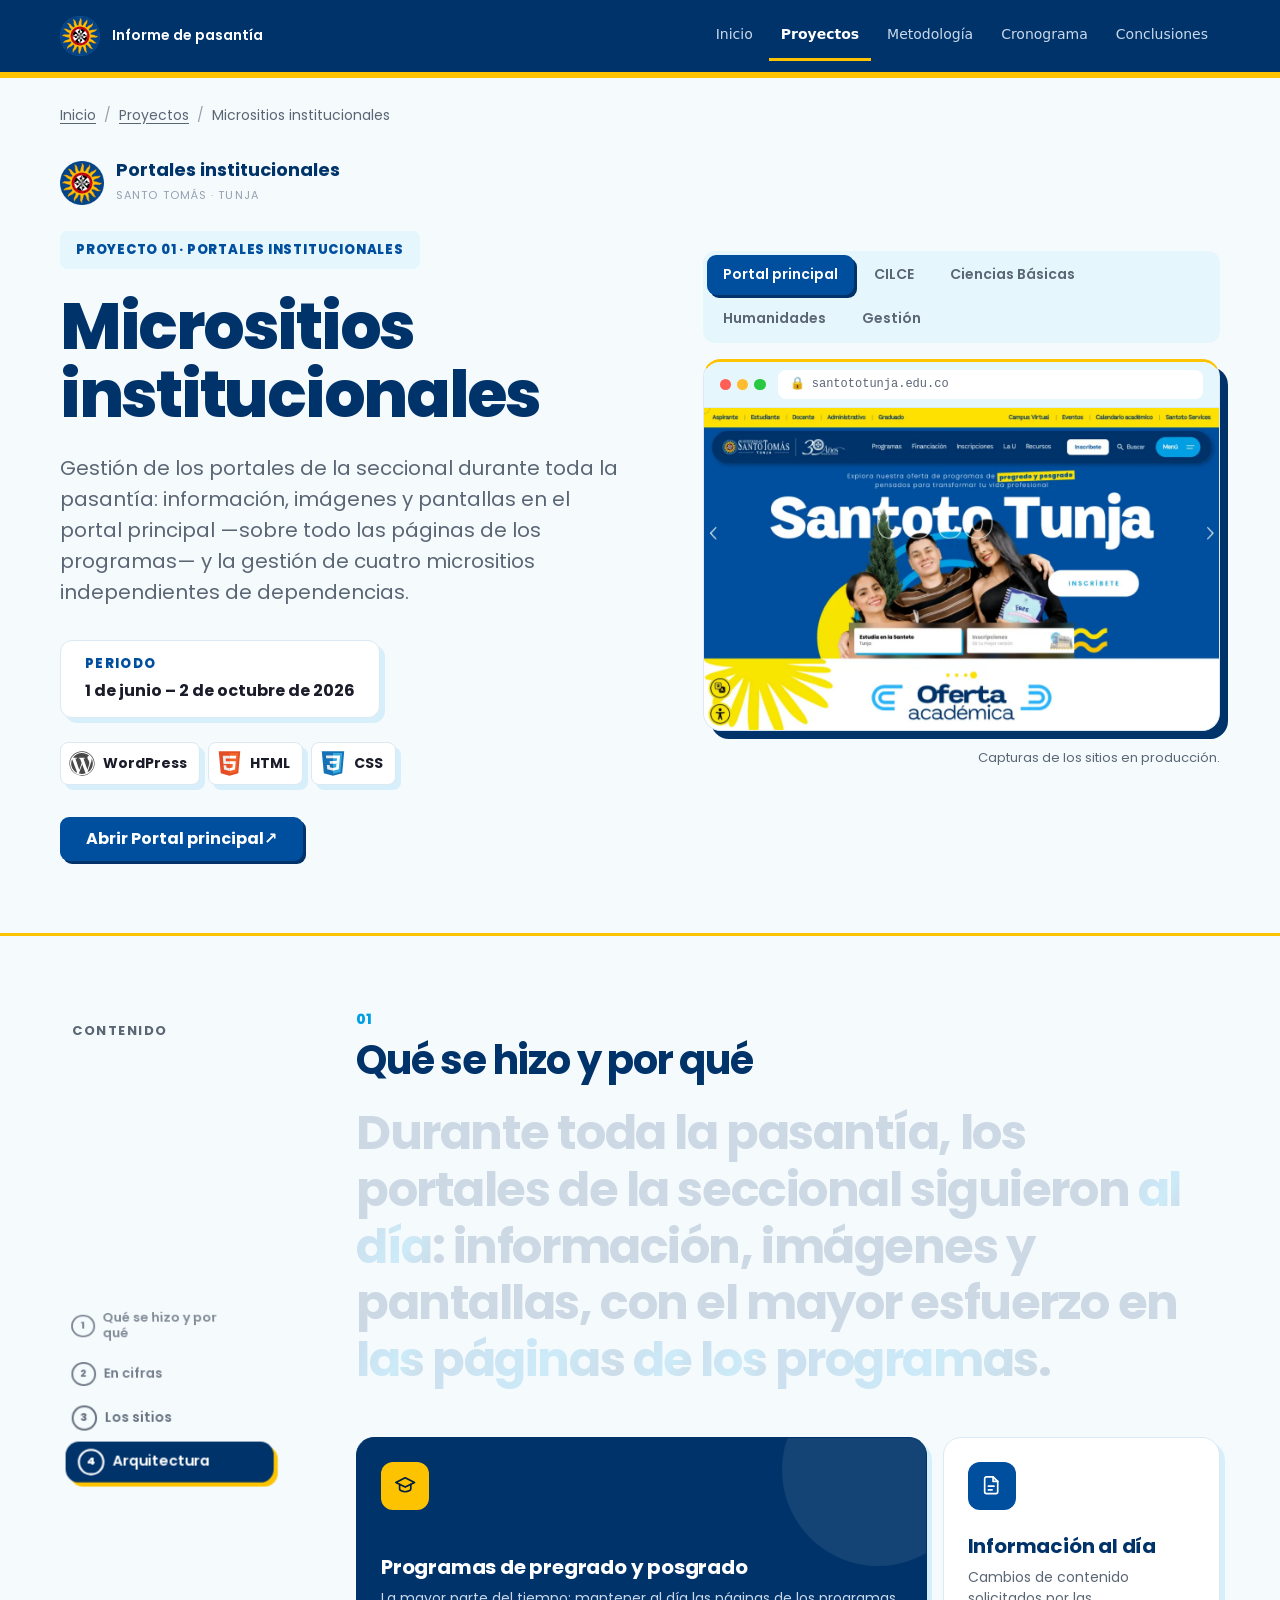
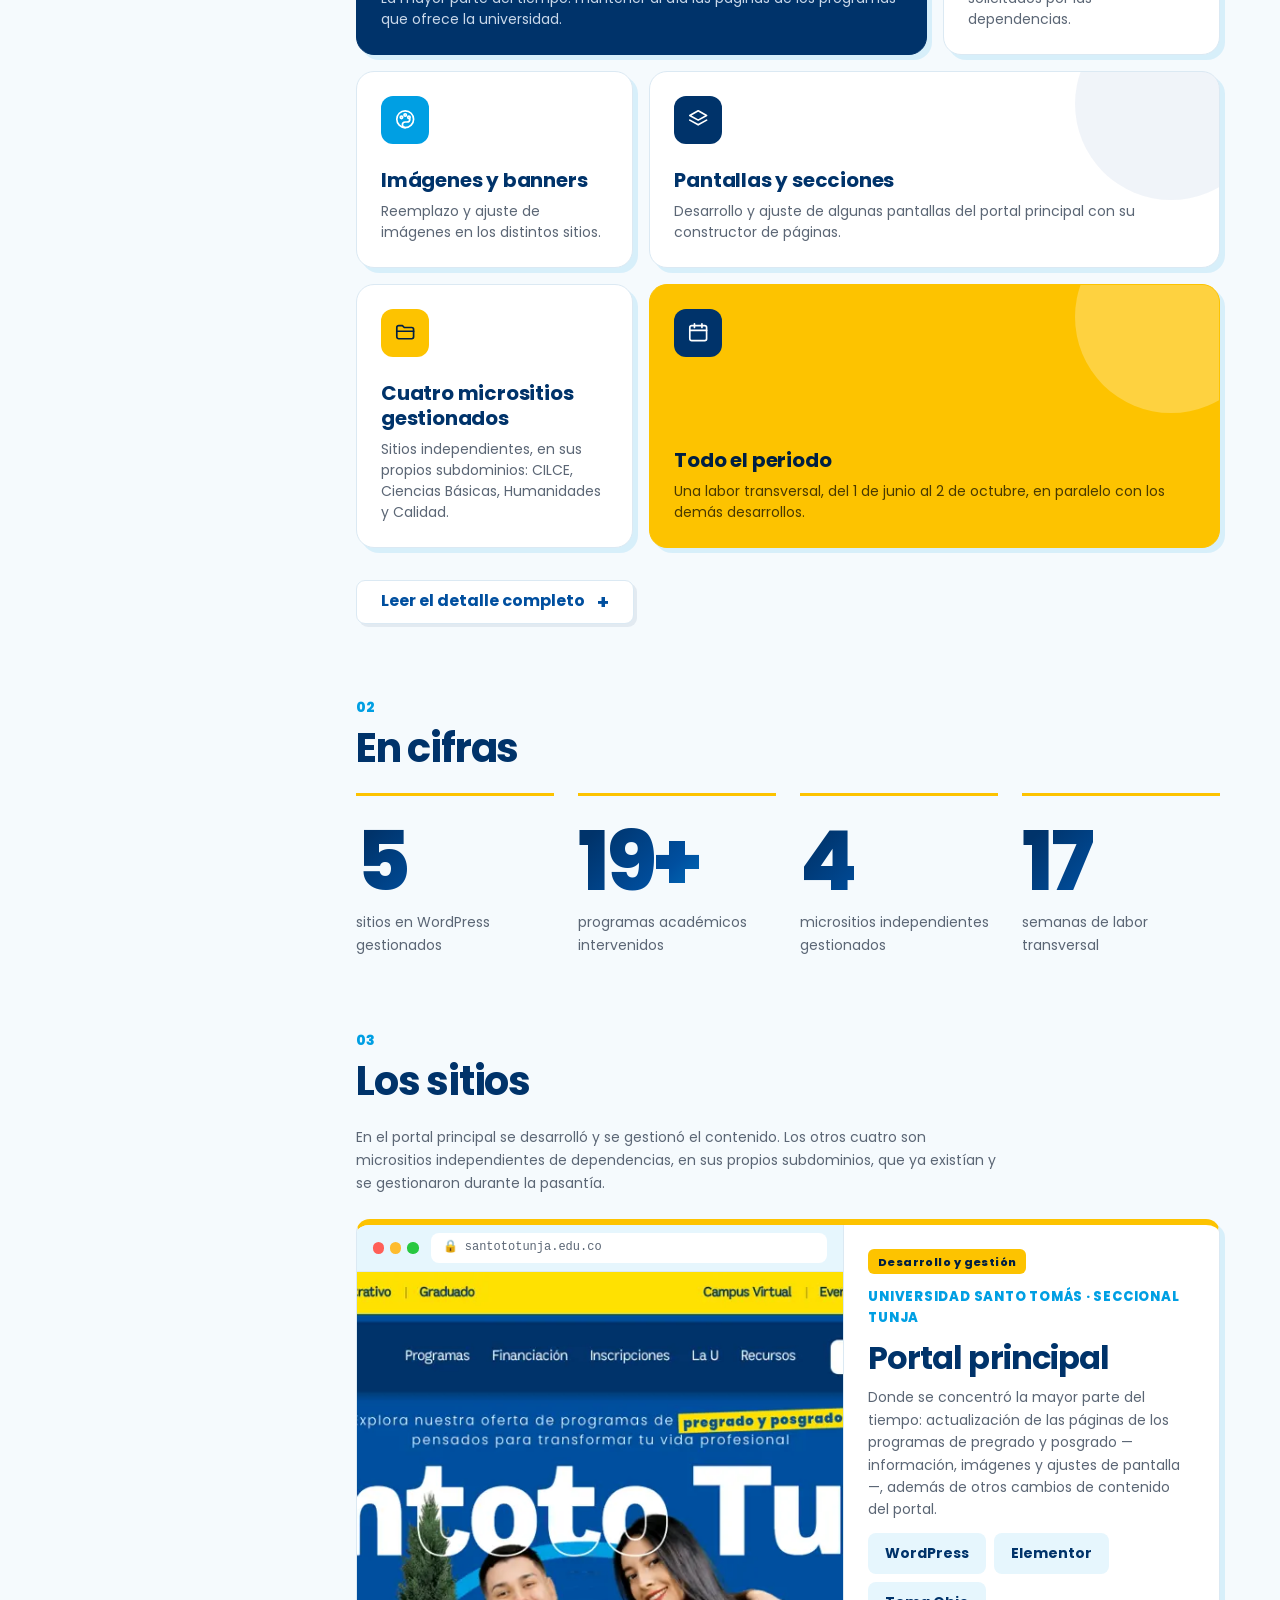
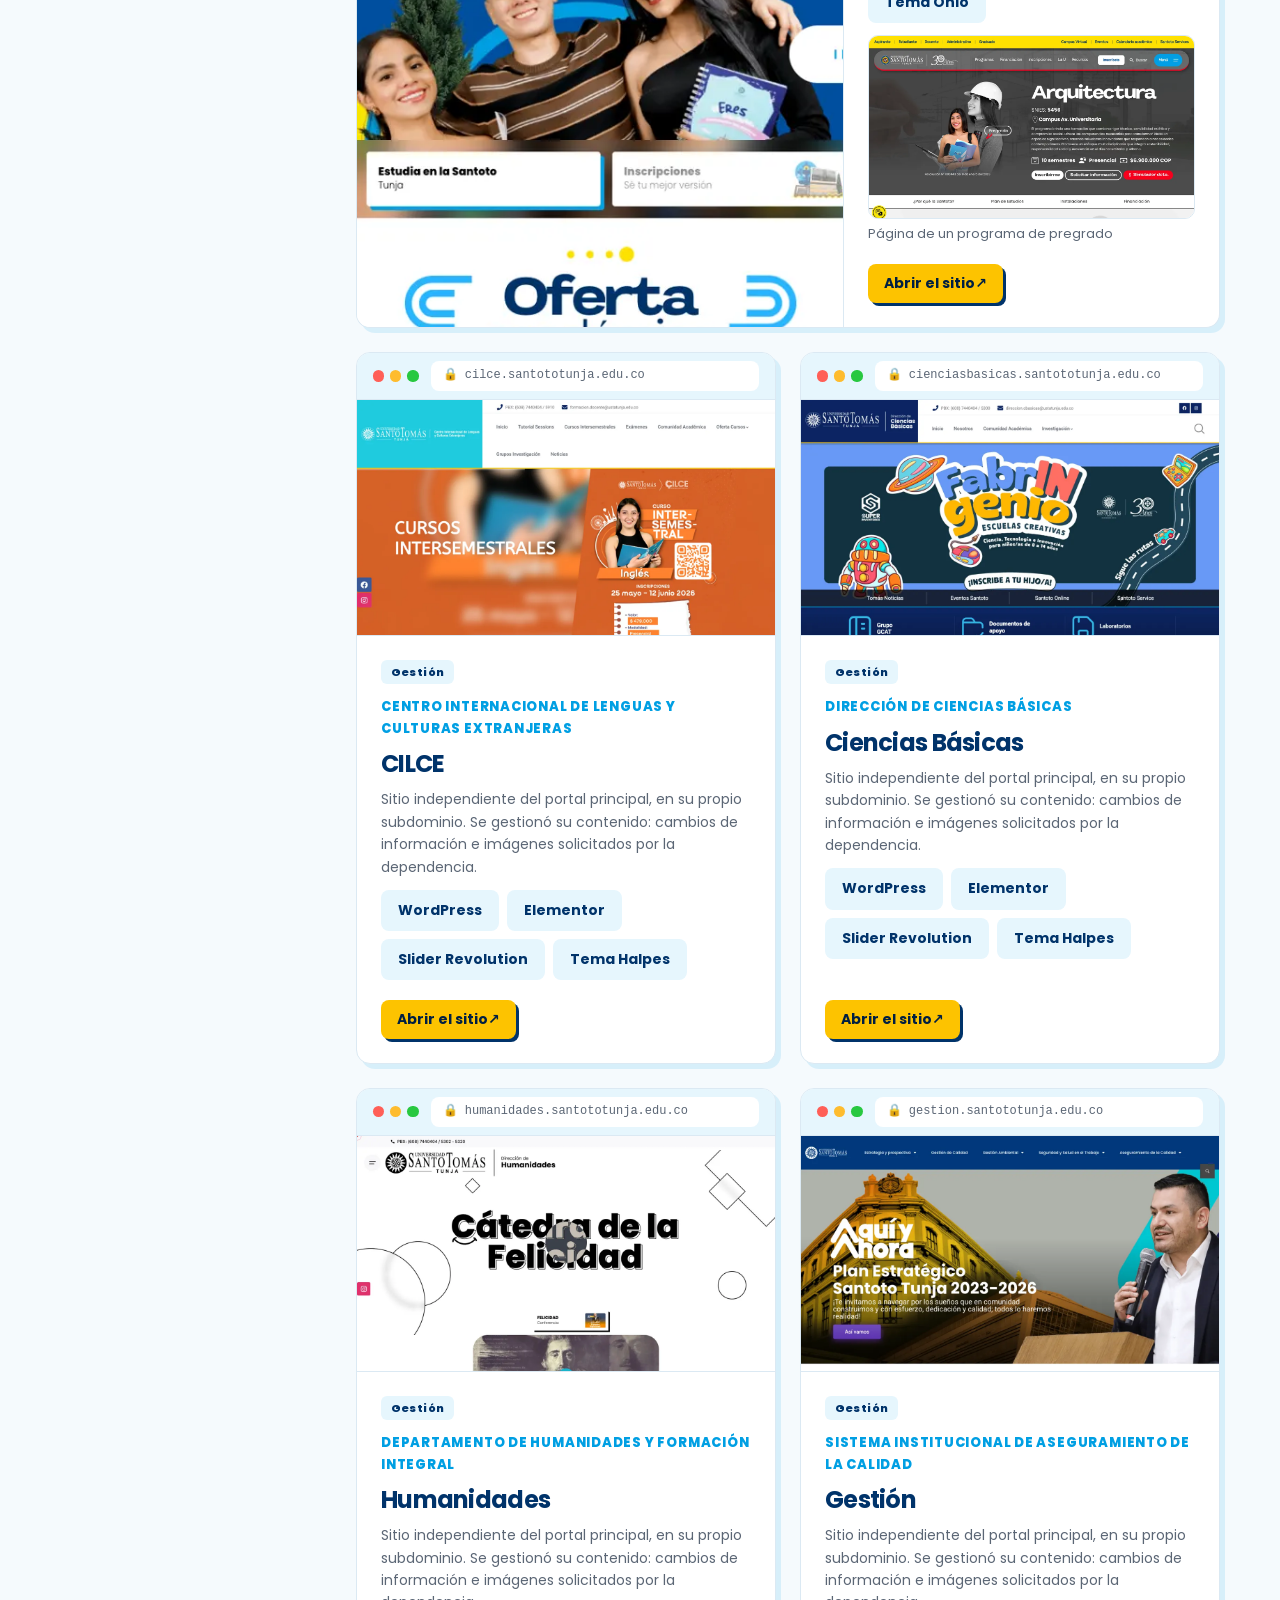
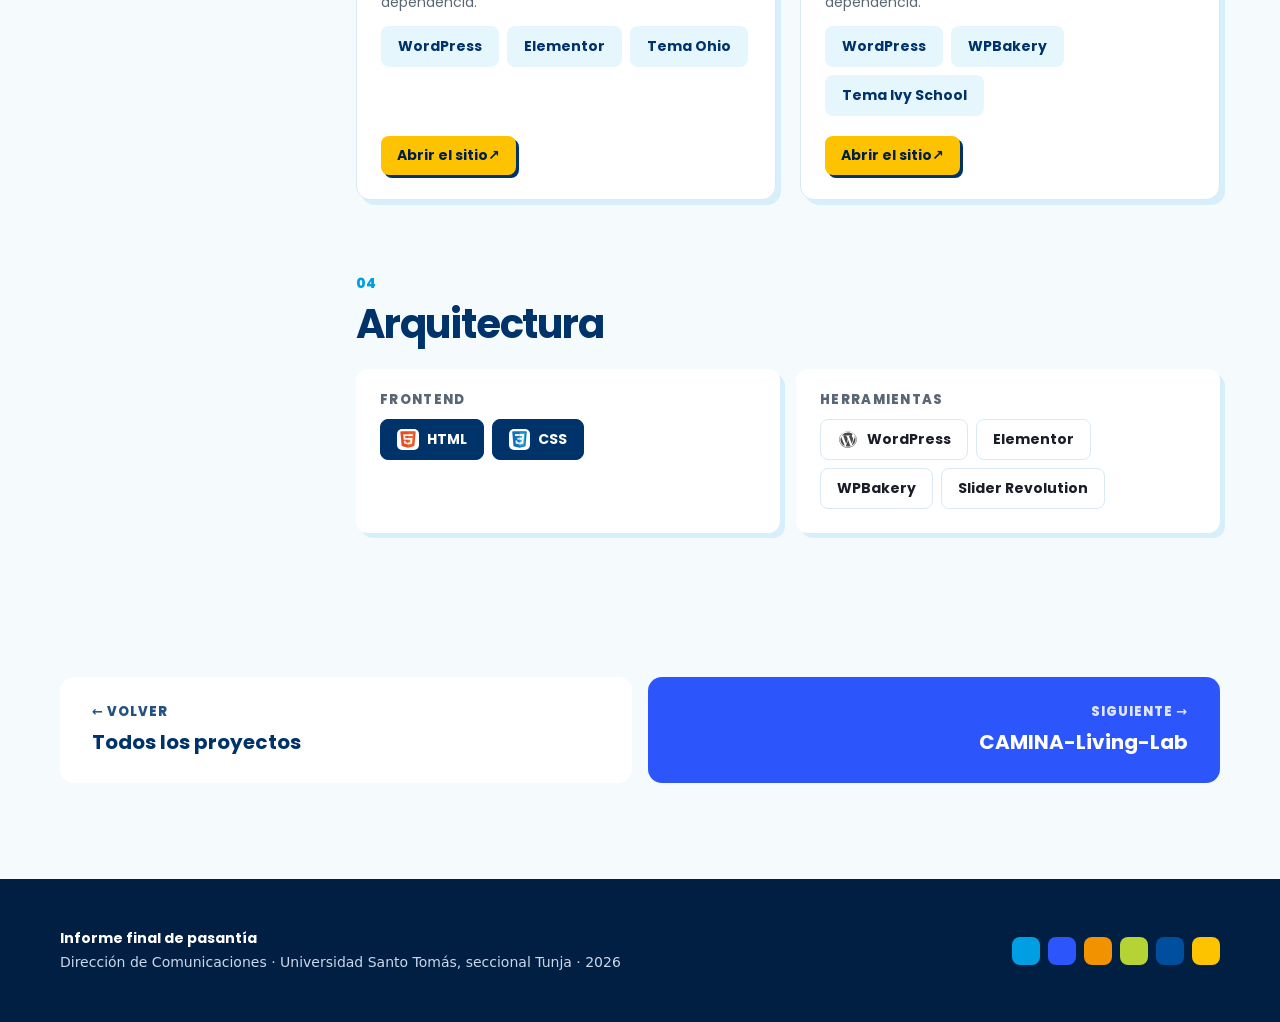
<file: proyectos/micrositios.html>
<!doctype html>
<html lang="es">
<head>
  <meta charset="utf-8">
  <meta name="viewport" content="width=device-width, initial-scale=1">
  <title>Micrositios institucionales · Informe de pasantía</title>
  <meta name="description" content="Ficha del proyecto Micrositios institucionales: propósito, arquitectura, tecnologías, control de versiones y despliegue.">
  <link rel="icon" href="../assets/img/marcas/usta-escudo.webp" type="image/webp">
  <link rel="stylesheet" href="../assets/css/estilos.css">
  <link rel="stylesheet" href="../assets/css/ficha-viva.css">
  <link rel="stylesheet" href="../assets/css/temas/micrositios.css">
  <script>document.documentElement.className += ' js';</script>
</head>
<body class="tema-micrositios ficha-viva" data-pagina="proyecto" data-seccion="proyectos" data-raiz="../">
  <a class="salto" href="#contenido">Saltar al contenido</a>

  <header class="barra">
    <div class="barra__interior">
      <a class="marca" href="../index.html">
        <img src="../assets/img/marcas/usta-escudo.webp" alt="Escudo de la Universidad Santo Tomás">
        <span>Informe de pasantía</span>
      </a>
      <button class="menu-boton" type="button" aria-expanded="false" aria-controls="menu-principal">
        <span class="menu-boton__icono" aria-hidden="true"></span>Menú
      </button>
      <nav id="menu-principal" class="menu" aria-label="Principal">
        <ul>
          <li><a href="../index.html" data-seccion="inicio">Inicio</a></li>
          <li><a href="../index.html#proyectos" data-seccion="proyectos">Proyectos</a></li>
          <li><a href="../metodologia.html" data-seccion="metodologia">Metodología</a></li>
          <li><a href="../cronograma.html" data-seccion="cronograma">Cronograma</a></li>
          <li><a href="../conclusiones.html" data-seccion="conclusiones">Conclusiones</a></li>
        </ul>
      </nav>
    </div>
  </header>

  <main id="contenido" class="ficha" tabindex="-1">
    <noscript><div class="contenedor"><p class="aviso">Este informe usa JavaScript para mostrar los datos. Actívalo para ver el contenido completo.</p></div></noscript>
    <article id="proyecto"></article>
    <div class="contenedor">
      <nav class="paginador" id="paginador" aria-label="Otros proyectos"></nav>
    </div>
  </main>

  <footer class="pie">
    <div class="pie__interior">
      <p><strong>Informe final de pasantía</strong><br>Dirección de Comunicaciones · Universidad Santo Tomás, seccional Tunja · 2026</p>
      <div class="pie__paleta" aria-hidden="true">
        <span style="background:#009fe3"></span><span style="background:#2c56fc"></span><span style="background:#f39200"></span><span style="background:#b5d334"></span><span style="background:#004f9f"></span><span style="background:#fdc300"></span>
      </div>
    </div>
  </footer>

  <script src="../data/general.js"></script>
  <script src="../data/proyectos.js"></script>
  <script src="../data/cronograma.js"></script>
  <script src="../assets/js/app.js"></script>
  <script>
    const ID_PROYECTO = "micrositios";
    App.montarProyecto(ID_PROYECTO);
  </script>
</body>
</html>
</file>
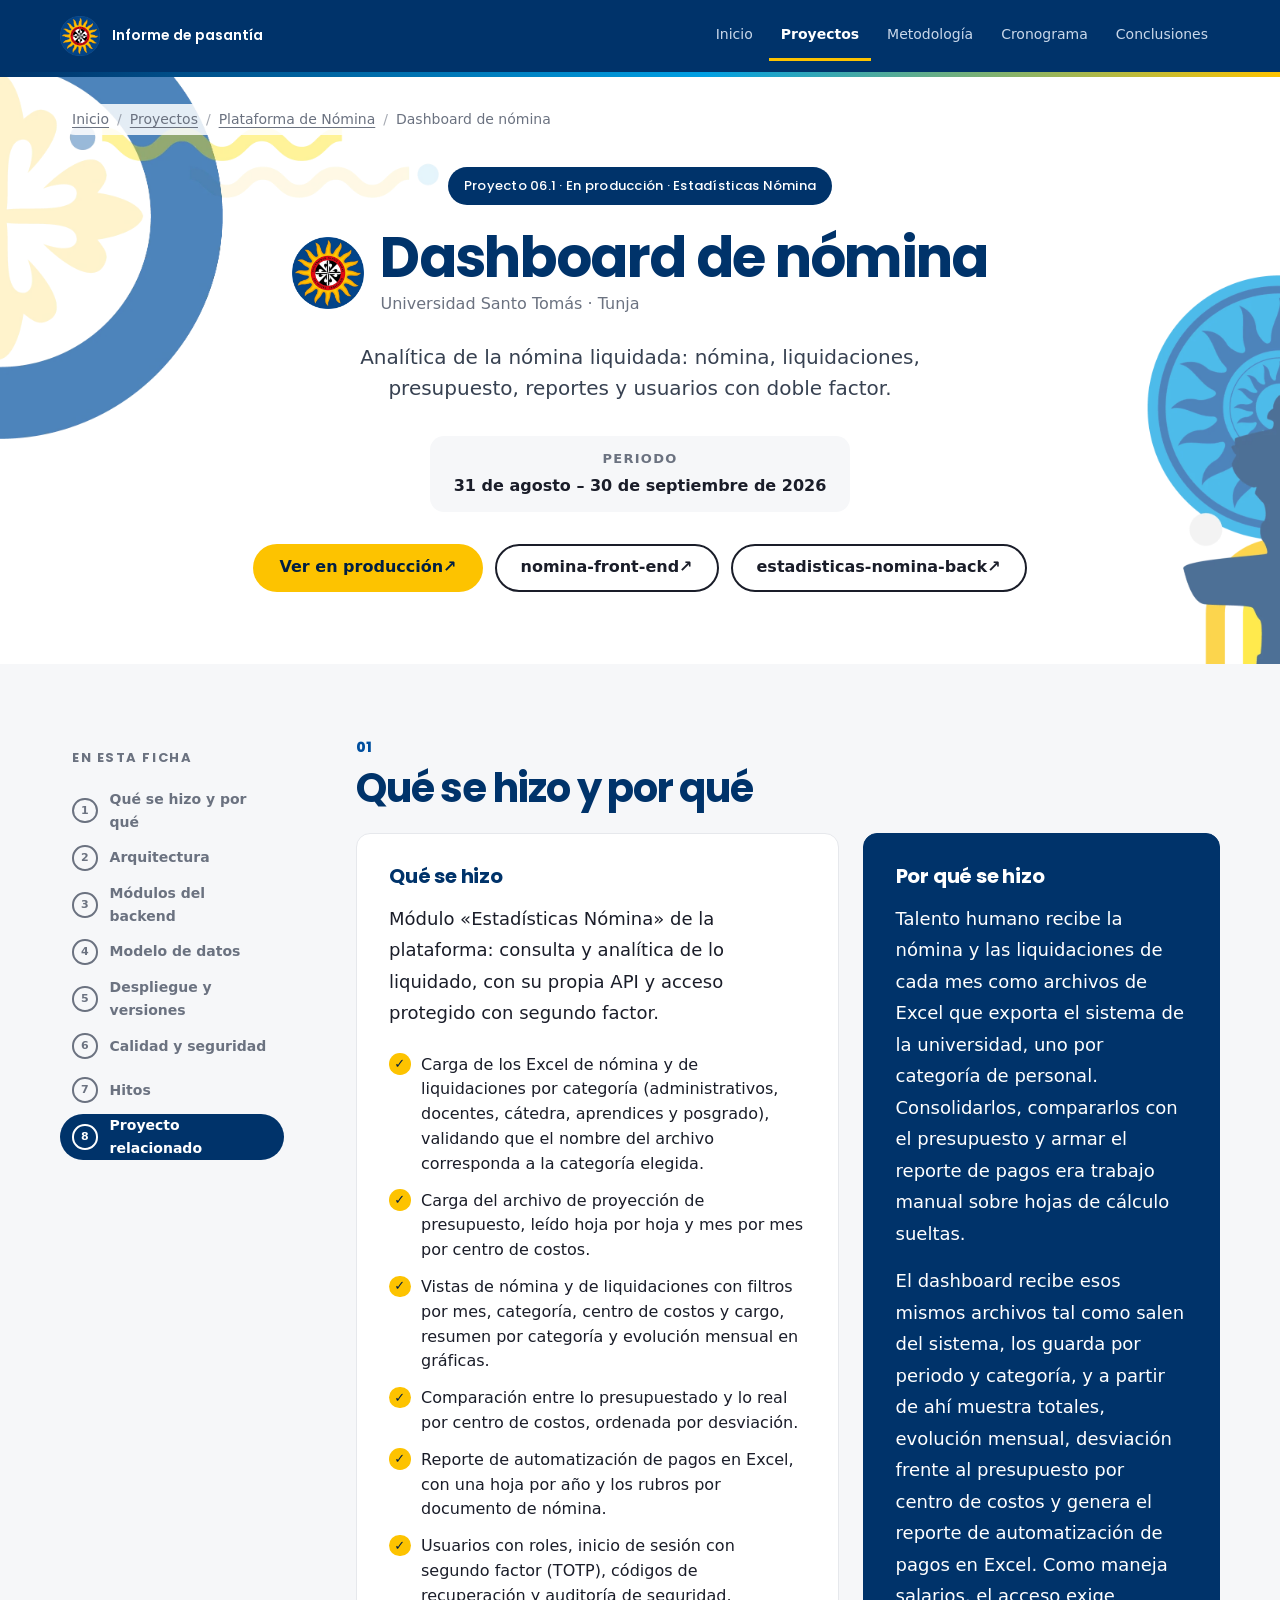
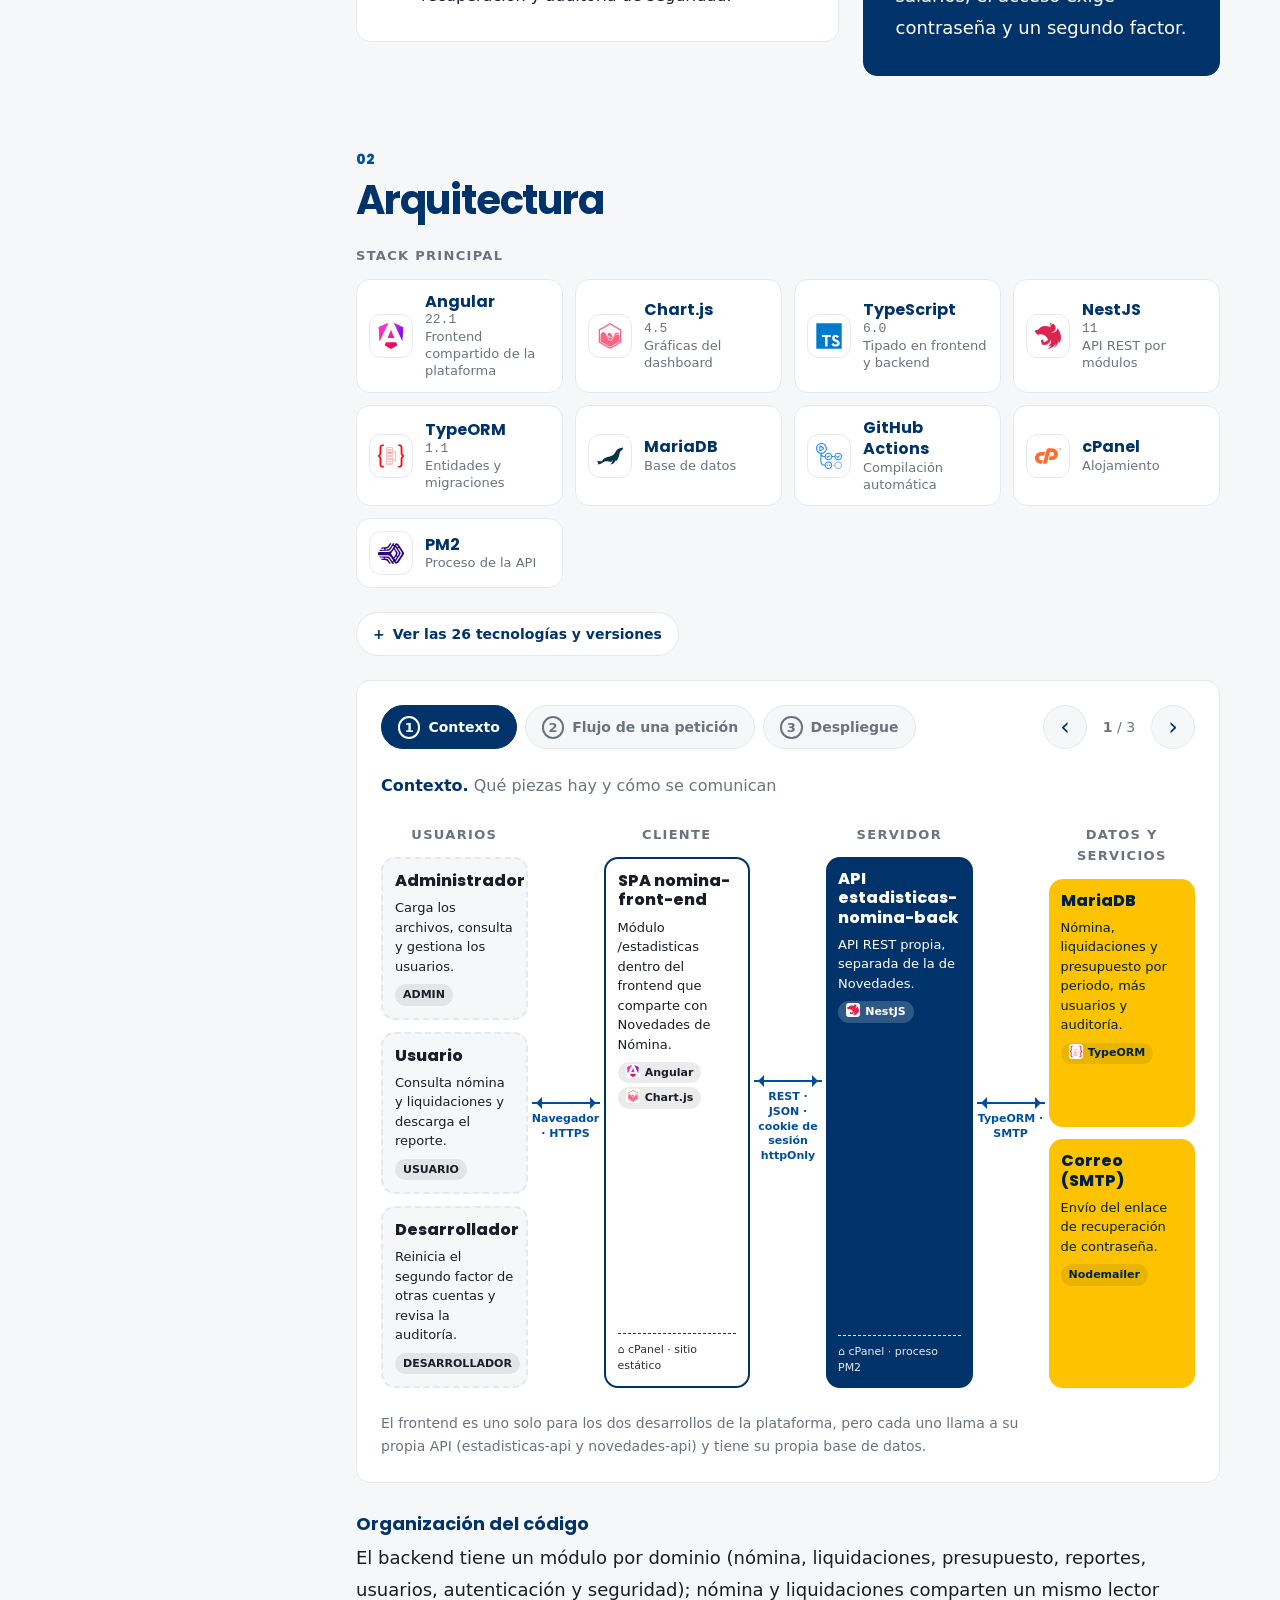
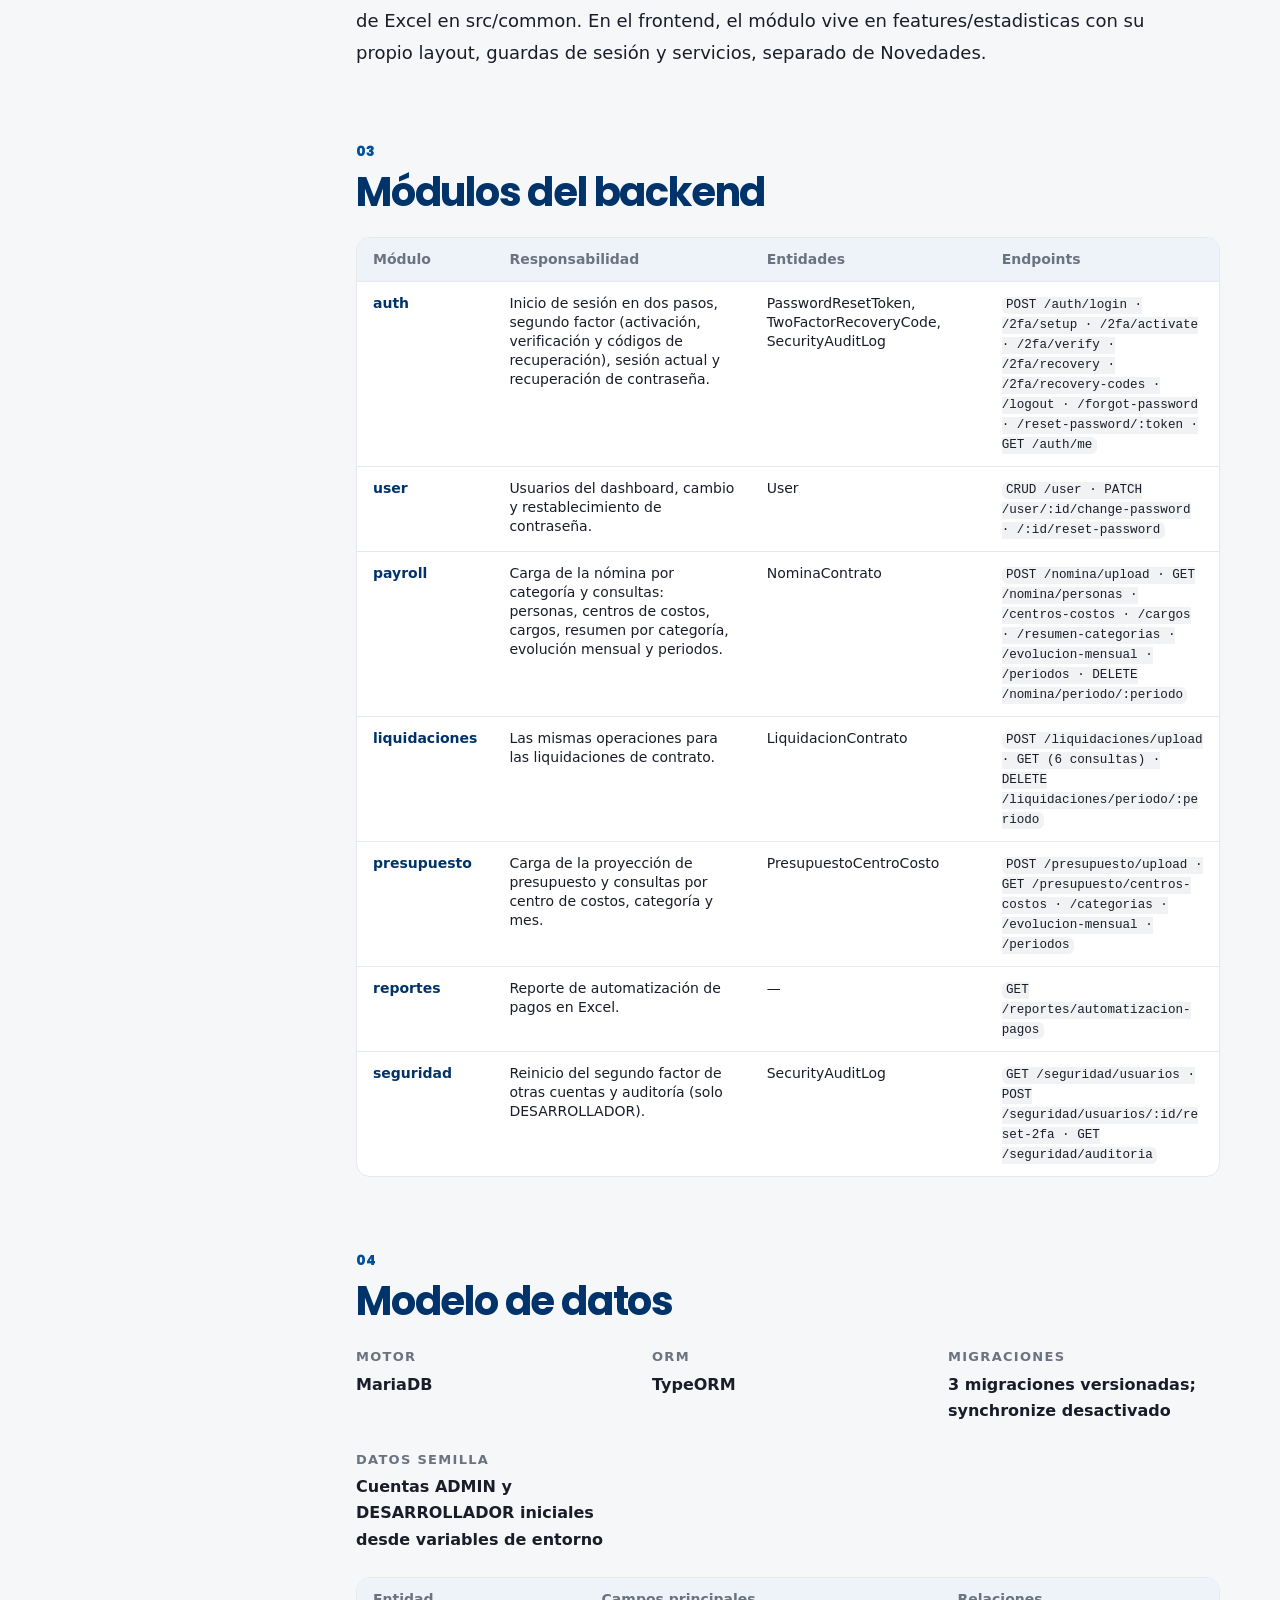
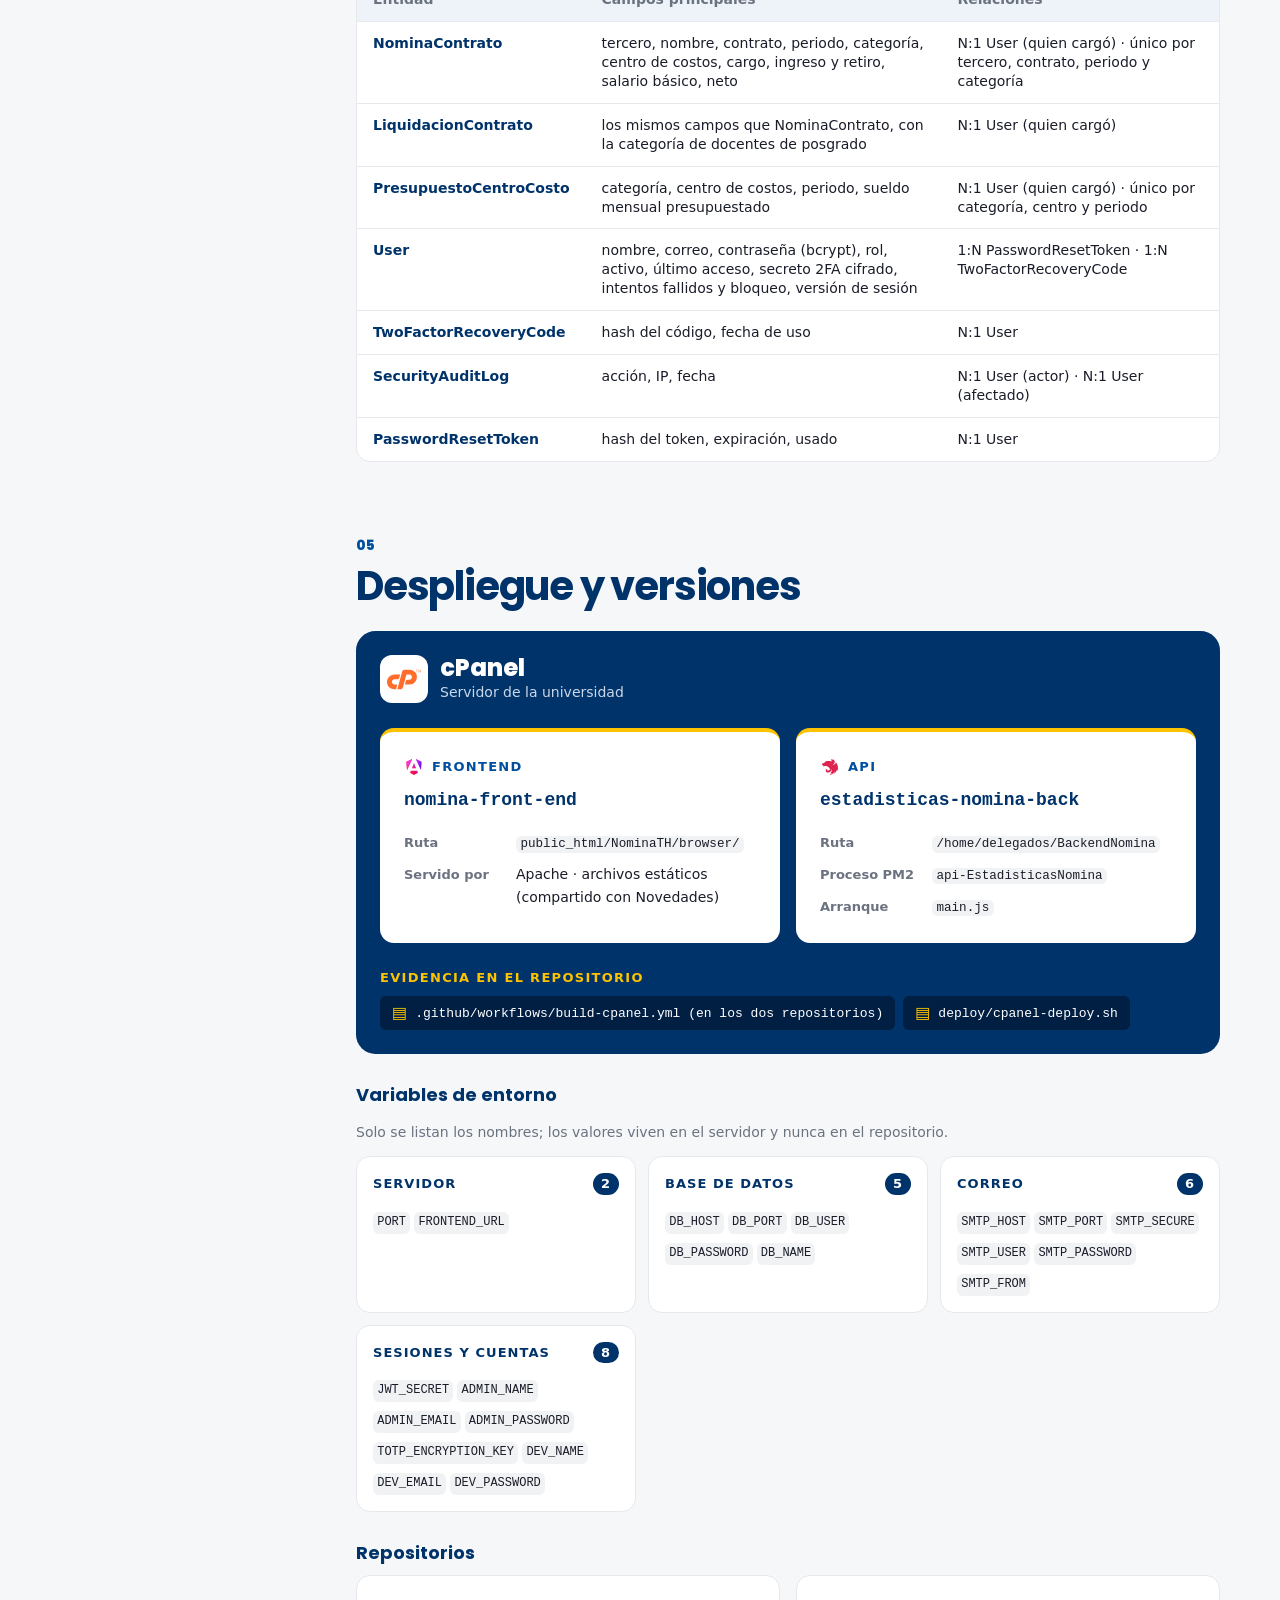
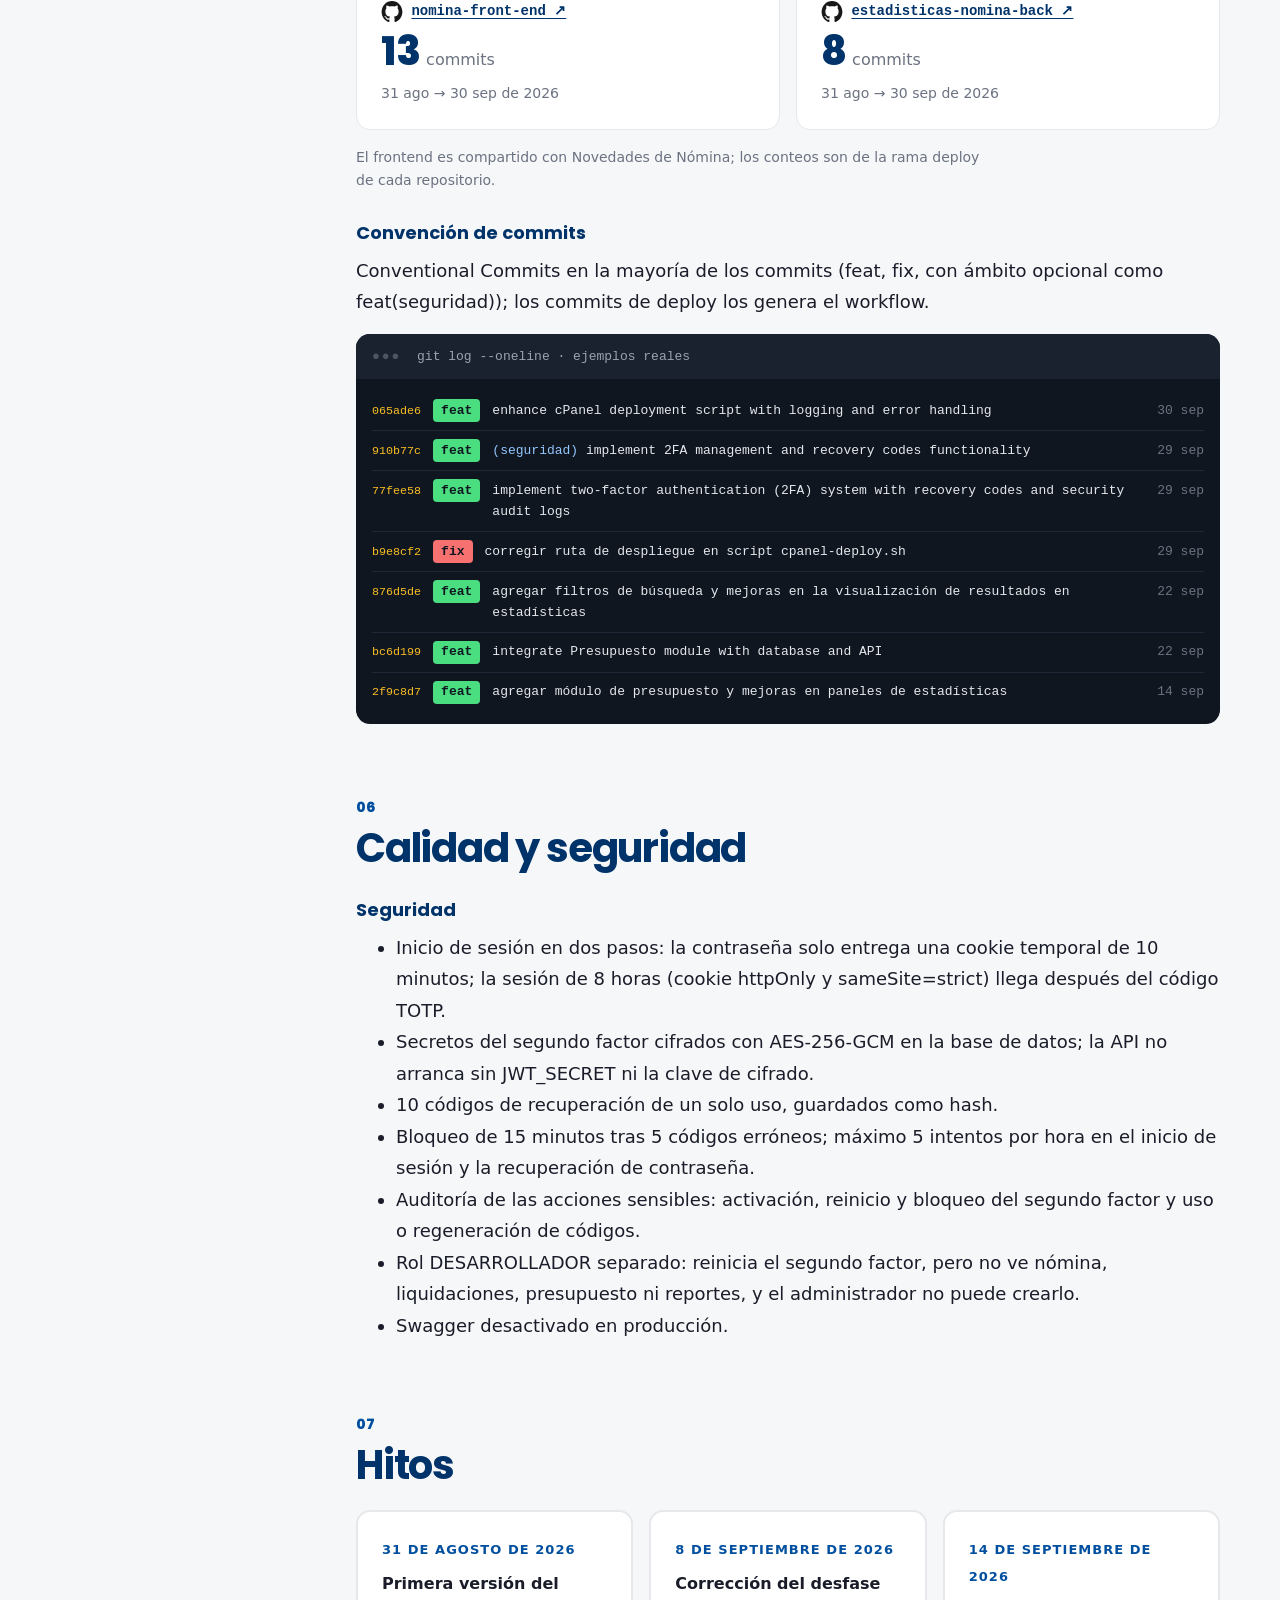
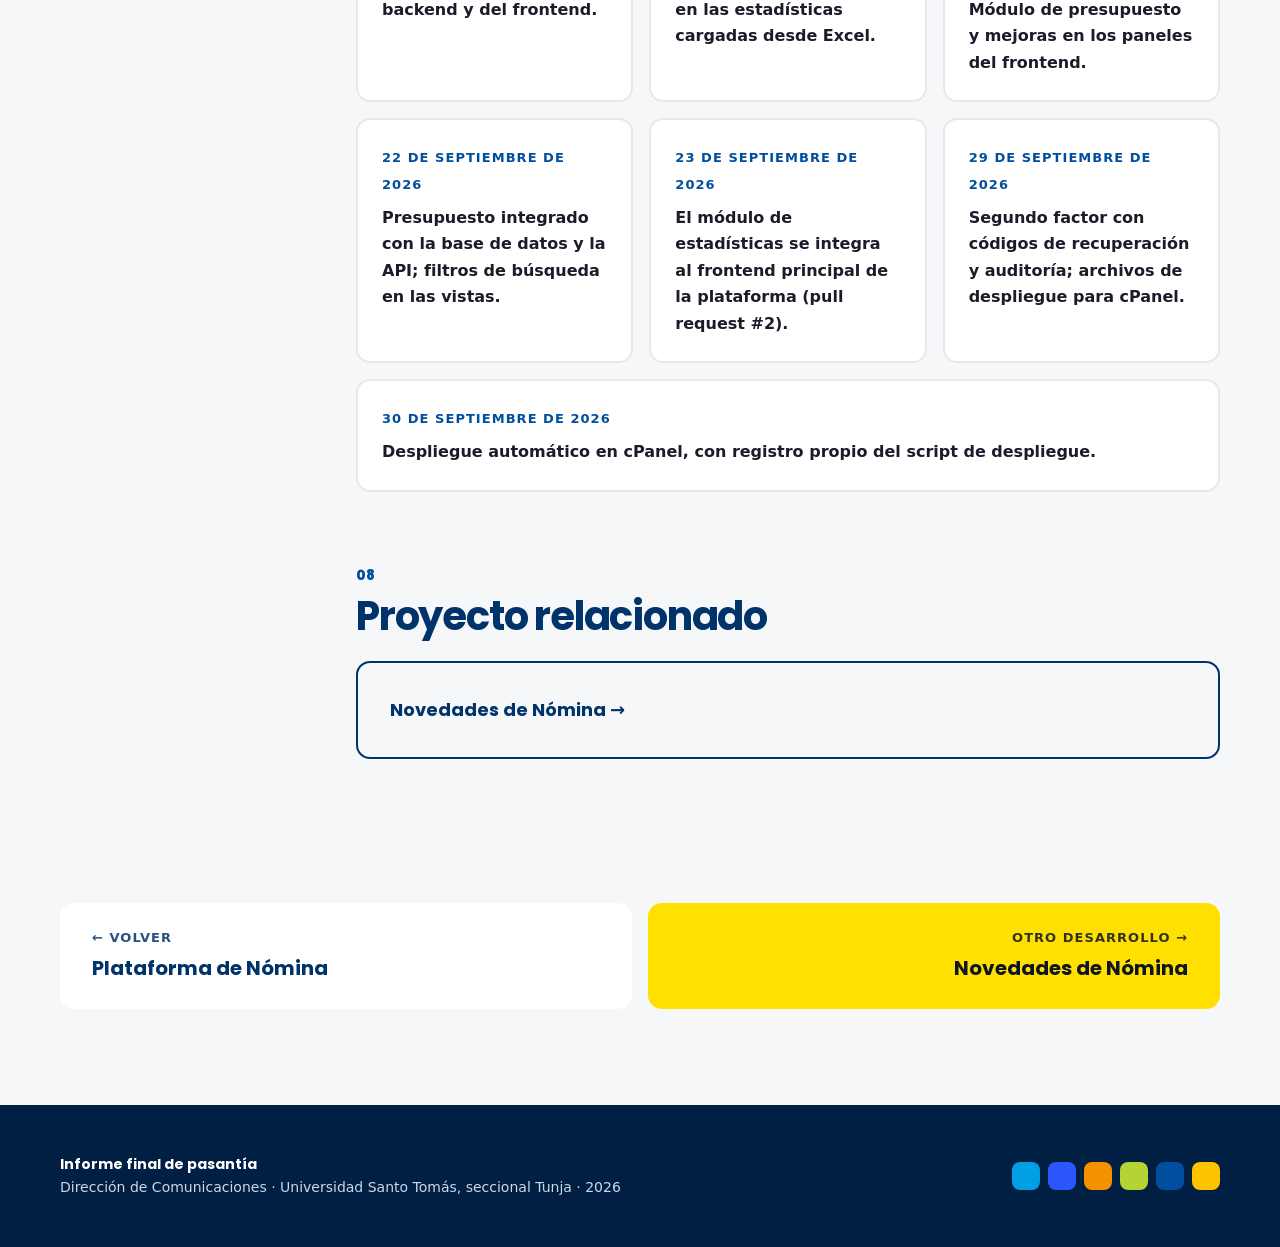
<file: proyectos/nomina-dashboard.html>
<!doctype html>
<html lang="es">
<head>
  <meta charset="utf-8">
  <meta name="viewport" content="width=device-width, initial-scale=1">
  <title>Dashboard de nómina · Informe de pasantía</title>
  <meta name="description" content="Ficha del Dashboard de nómina: analítica de la nómina liquidada, liquidaciones, presupuesto y reportes.">
  <link rel="icon" href="../assets/img/marcas/usta-escudo.webp" type="image/webp">
  <link rel="stylesheet" href="../assets/css/estilos.css">
  <link rel="stylesheet" href="../assets/css/temas/nomina.css">
  <script>document.documentElement.className += ' js';</script>
</head>
<body class="tema-nomina" data-pagina="proyecto" data-seccion="proyectos" data-raiz="../">
  <a class="salto" href="#contenido">Saltar al contenido</a>

  <header class="barra">
    <div class="barra__interior">
      <a class="marca" href="../index.html">
        <img src="../assets/img/marcas/usta-escudo.webp" alt="Escudo de la Universidad Santo Tomás">
        <span>Informe de pasantía</span>
      </a>
      <button class="menu-boton" type="button" aria-expanded="false" aria-controls="menu-principal">
        <span class="menu-boton__icono" aria-hidden="true"></span>Menú
      </button>
      <nav id="menu-principal" class="menu" aria-label="Principal">
        <ul>
          <li><a href="../index.html" data-seccion="inicio">Inicio</a></li>
          <li><a href="../index.html#proyectos" data-seccion="proyectos">Proyectos</a></li>
          <li><a href="../metodologia.html" data-seccion="metodologia">Metodología</a></li>
          <li><a href="../cronograma.html" data-seccion="cronograma">Cronograma</a></li>
          <li><a href="../conclusiones.html" data-seccion="conclusiones">Conclusiones</a></li>
        </ul>
      </nav>
    </div>
  </header>

  <main id="contenido" class="ficha" tabindex="-1">
    <noscript><div class="contenedor"><p class="aviso">Este informe usa JavaScript para mostrar los datos. Actívalo para ver el contenido completo.</p></div></noscript>
    <article id="proyecto"></article>
    <div class="contenedor">
      <nav class="paginador" id="paginador" aria-label="Otros proyectos"></nav>
    </div>
  </main>

  <footer class="pie">
    <div class="pie__interior">
      <p><strong>Informe final de pasantía</strong><br>Dirección de Comunicaciones · Universidad Santo Tomás, seccional Tunja · 2026</p>
      <div class="pie__paleta" aria-hidden="true">
        <span style="background:#009fe3"></span><span style="background:#2c56fc"></span><span style="background:#f39200"></span><span style="background:#b5d334"></span><span style="background:#004f9f"></span><span style="background:#fdc300"></span>
      </div>
    </div>
  </footer>

  <script src="../data/general.js"></script>
  <script src="../data/proyectos.js"></script>
  <script src="../data/cronograma.js"></script>
  <script src="../assets/js/app.js"></script>
  <script>
    const ID_PROYECTO = "nomina-dashboard";
    App.montarProyecto(ID_PROYECTO);
  </script>
</body>
</html>
</file>
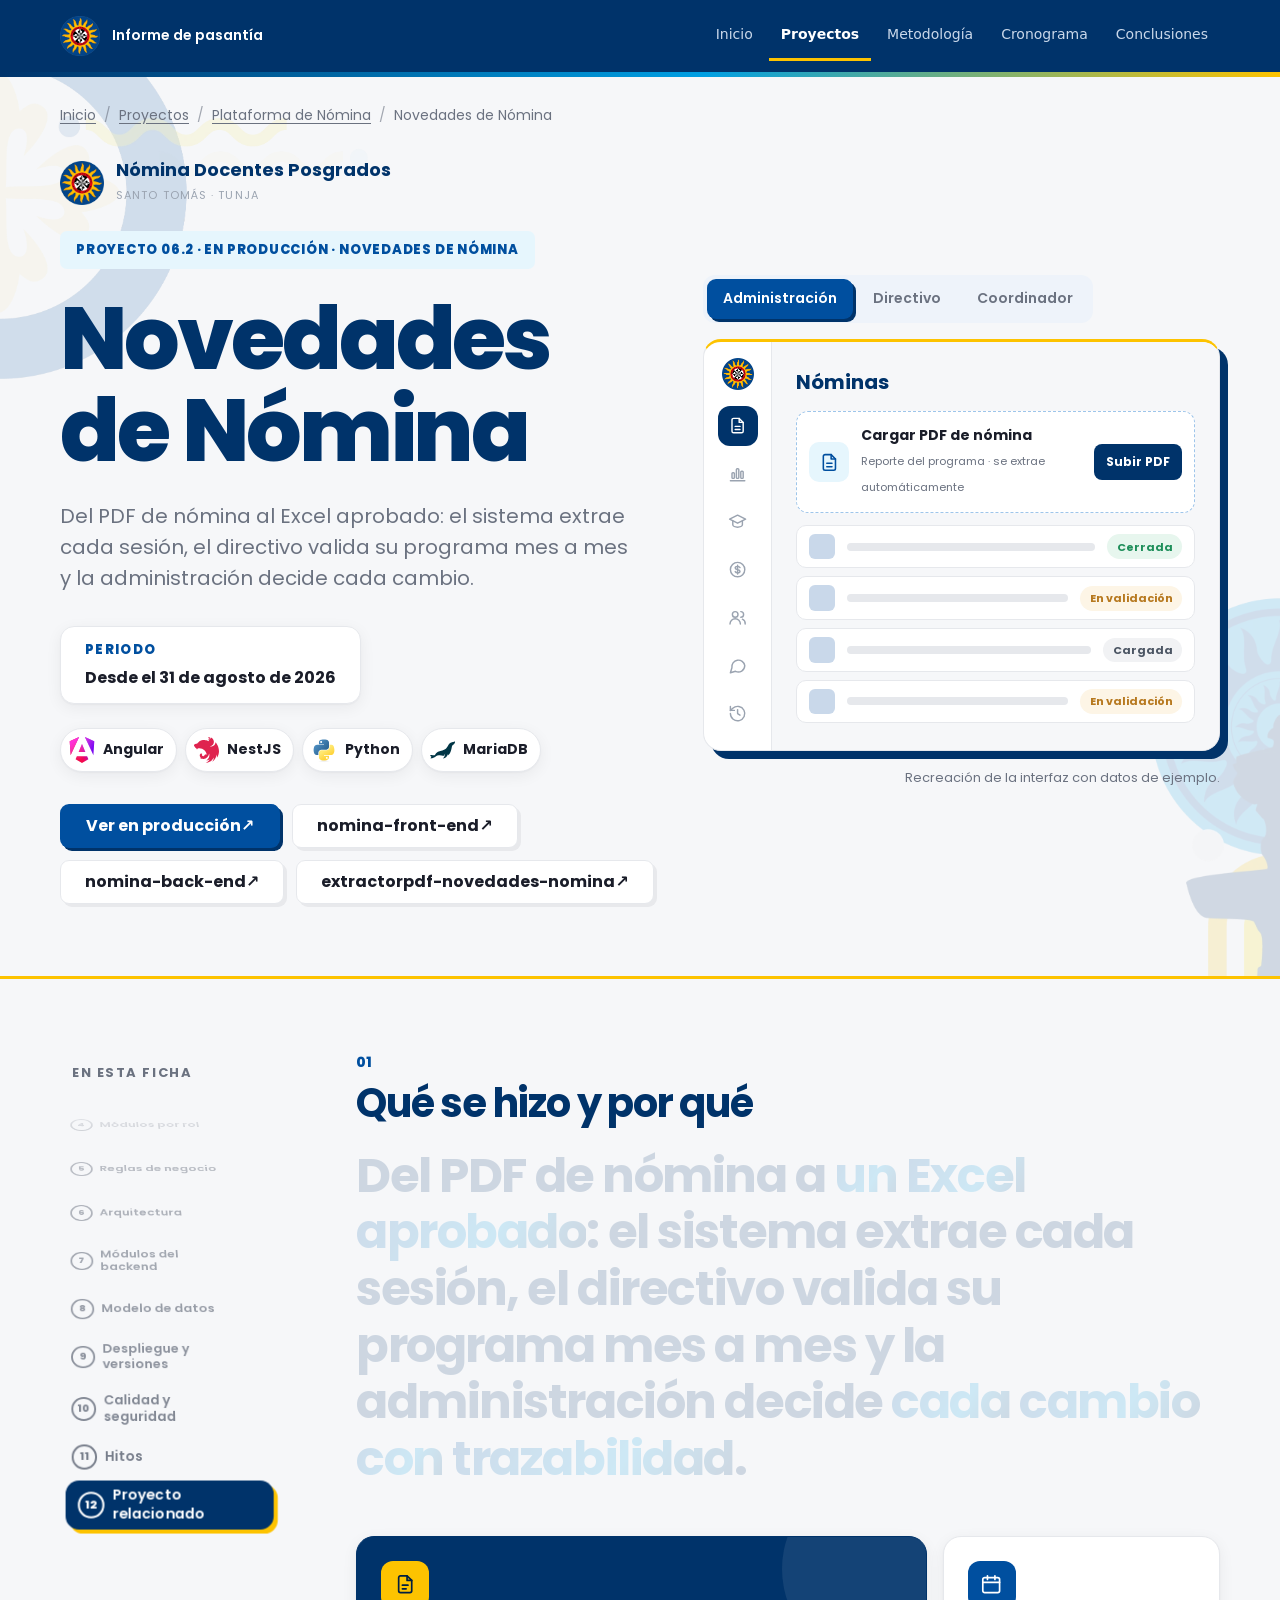
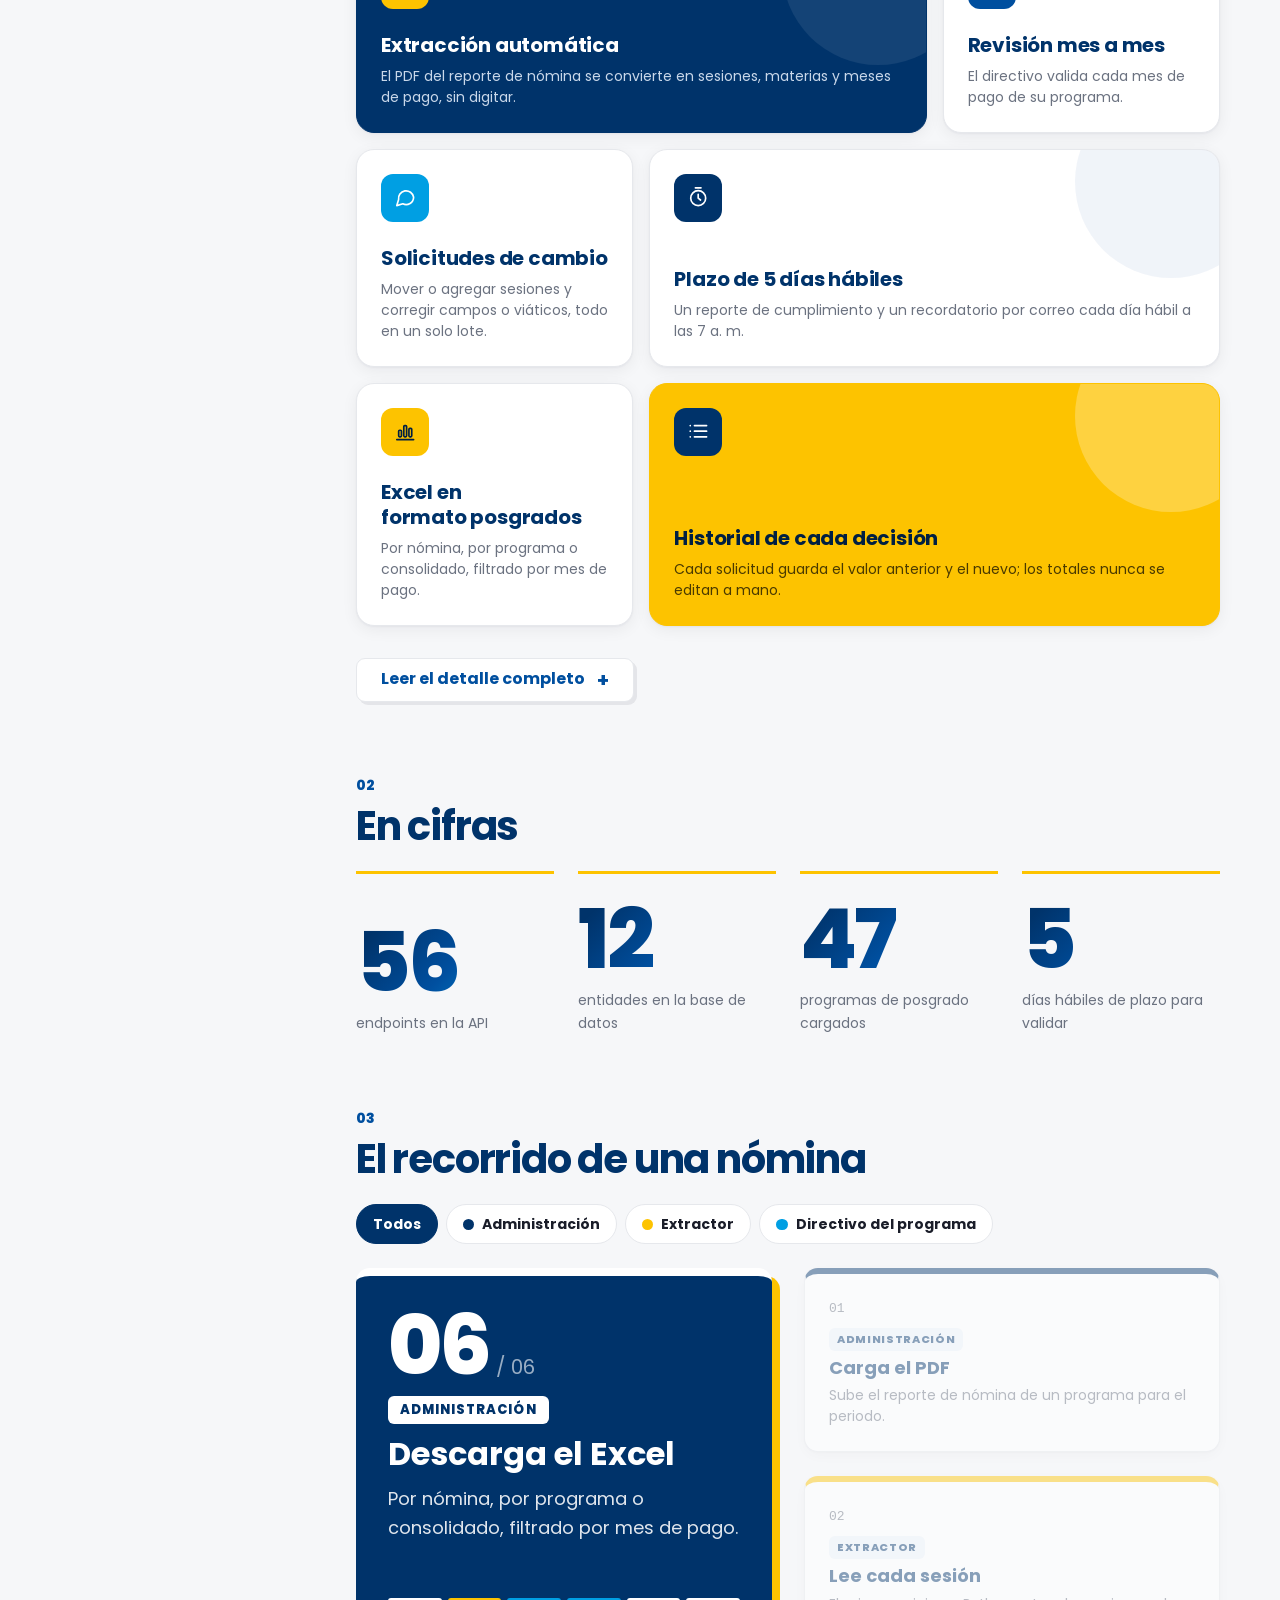
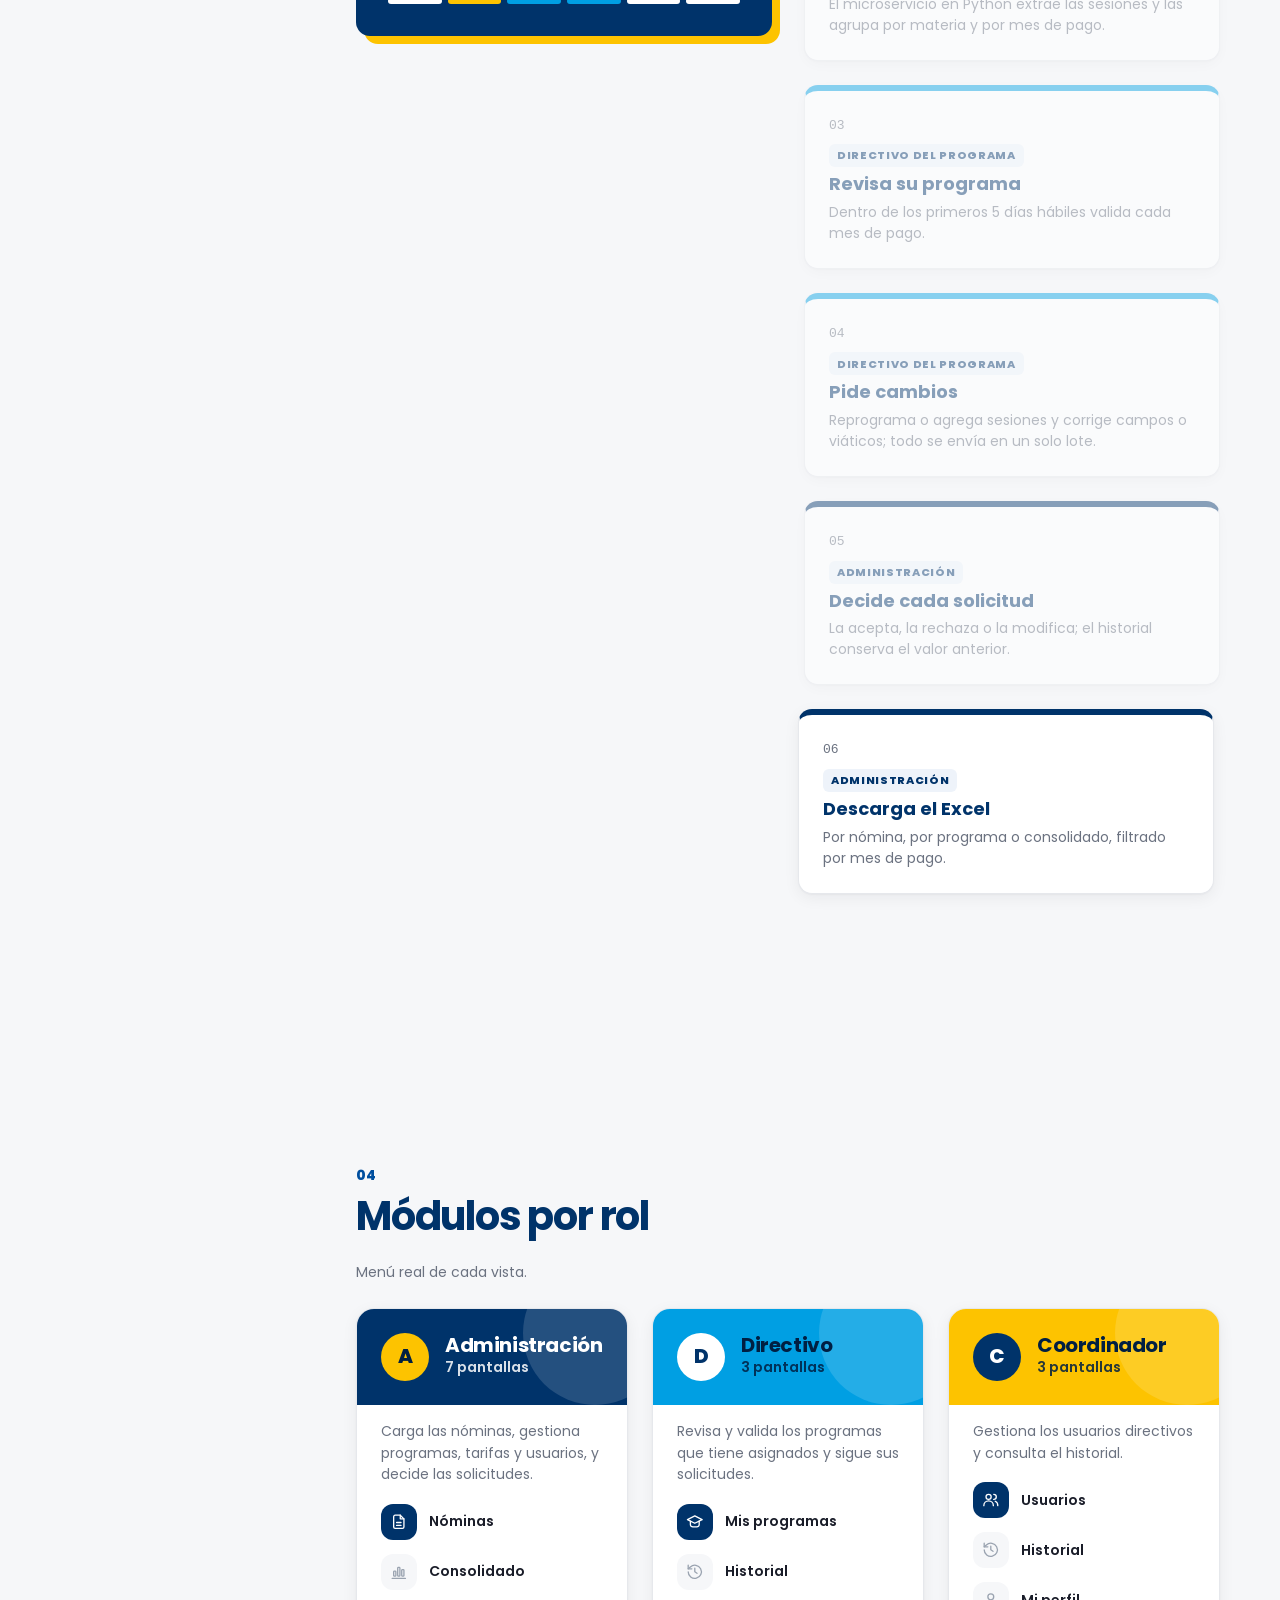
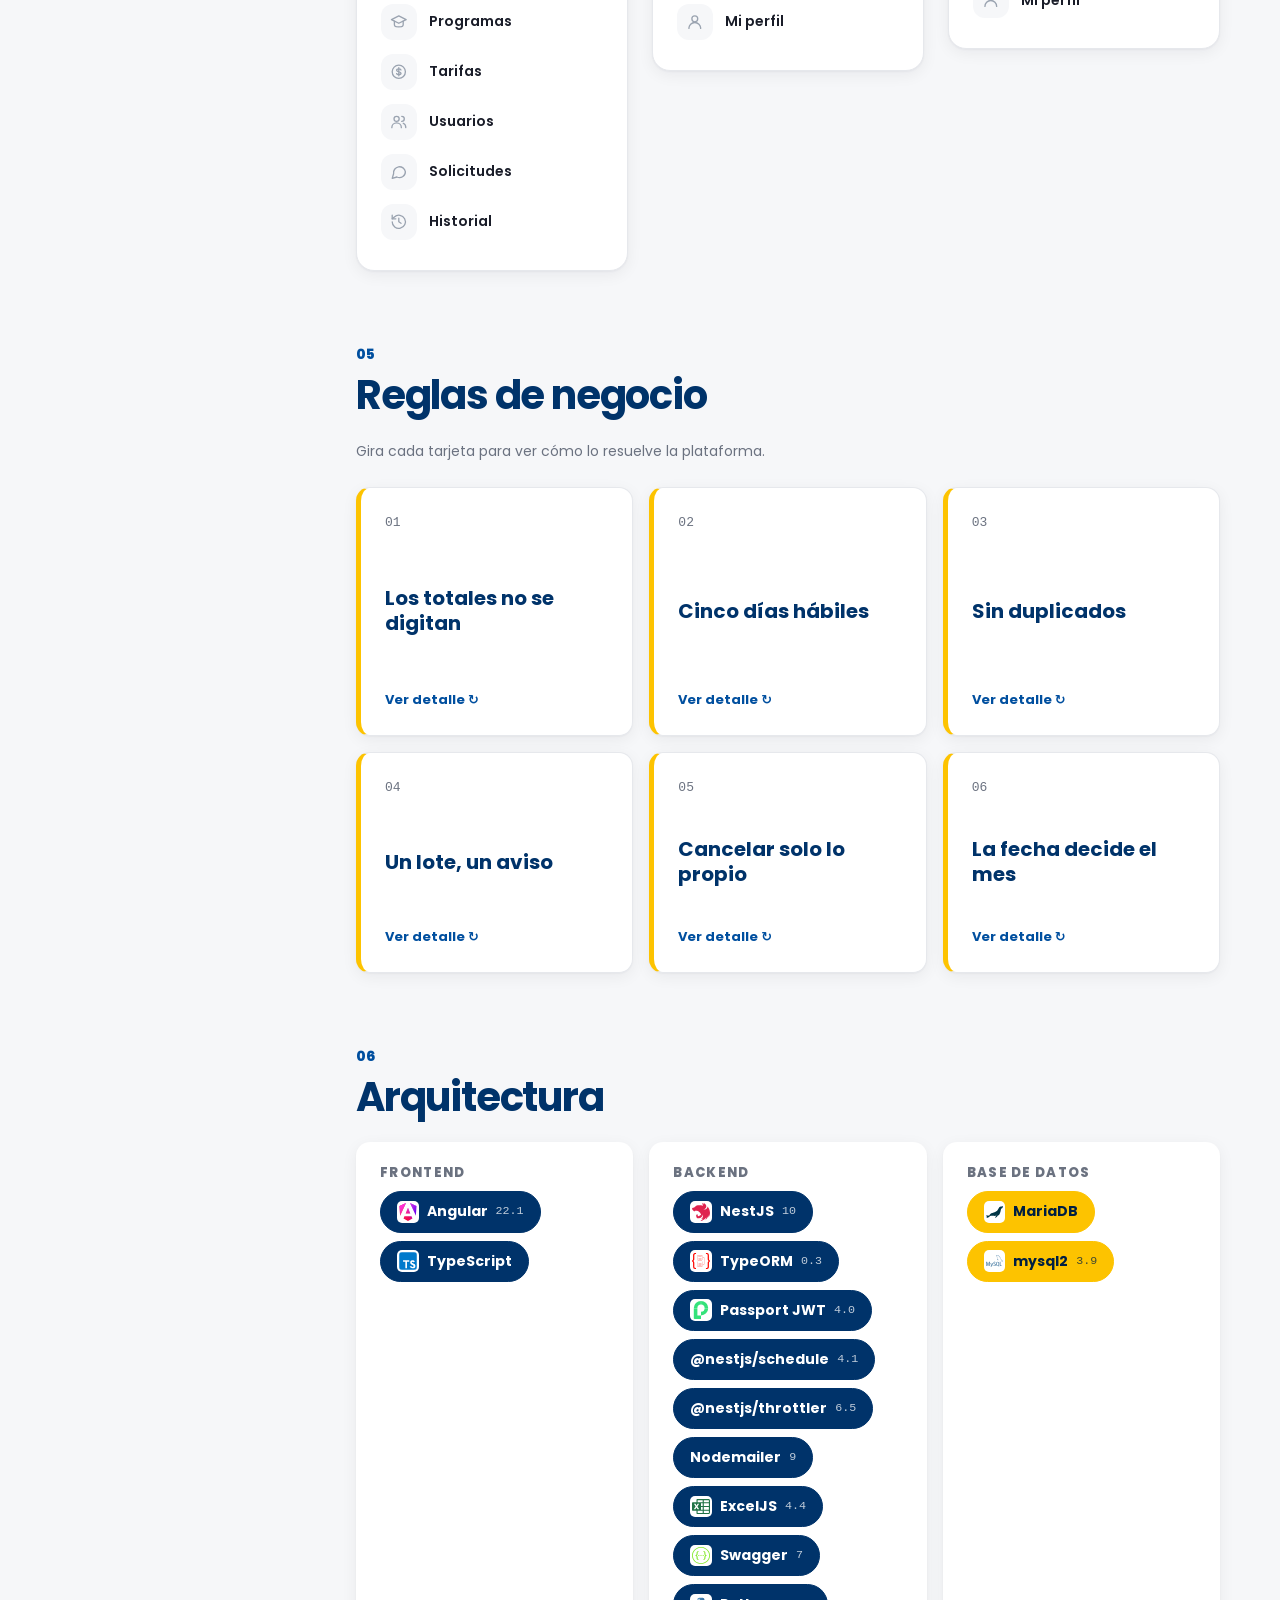
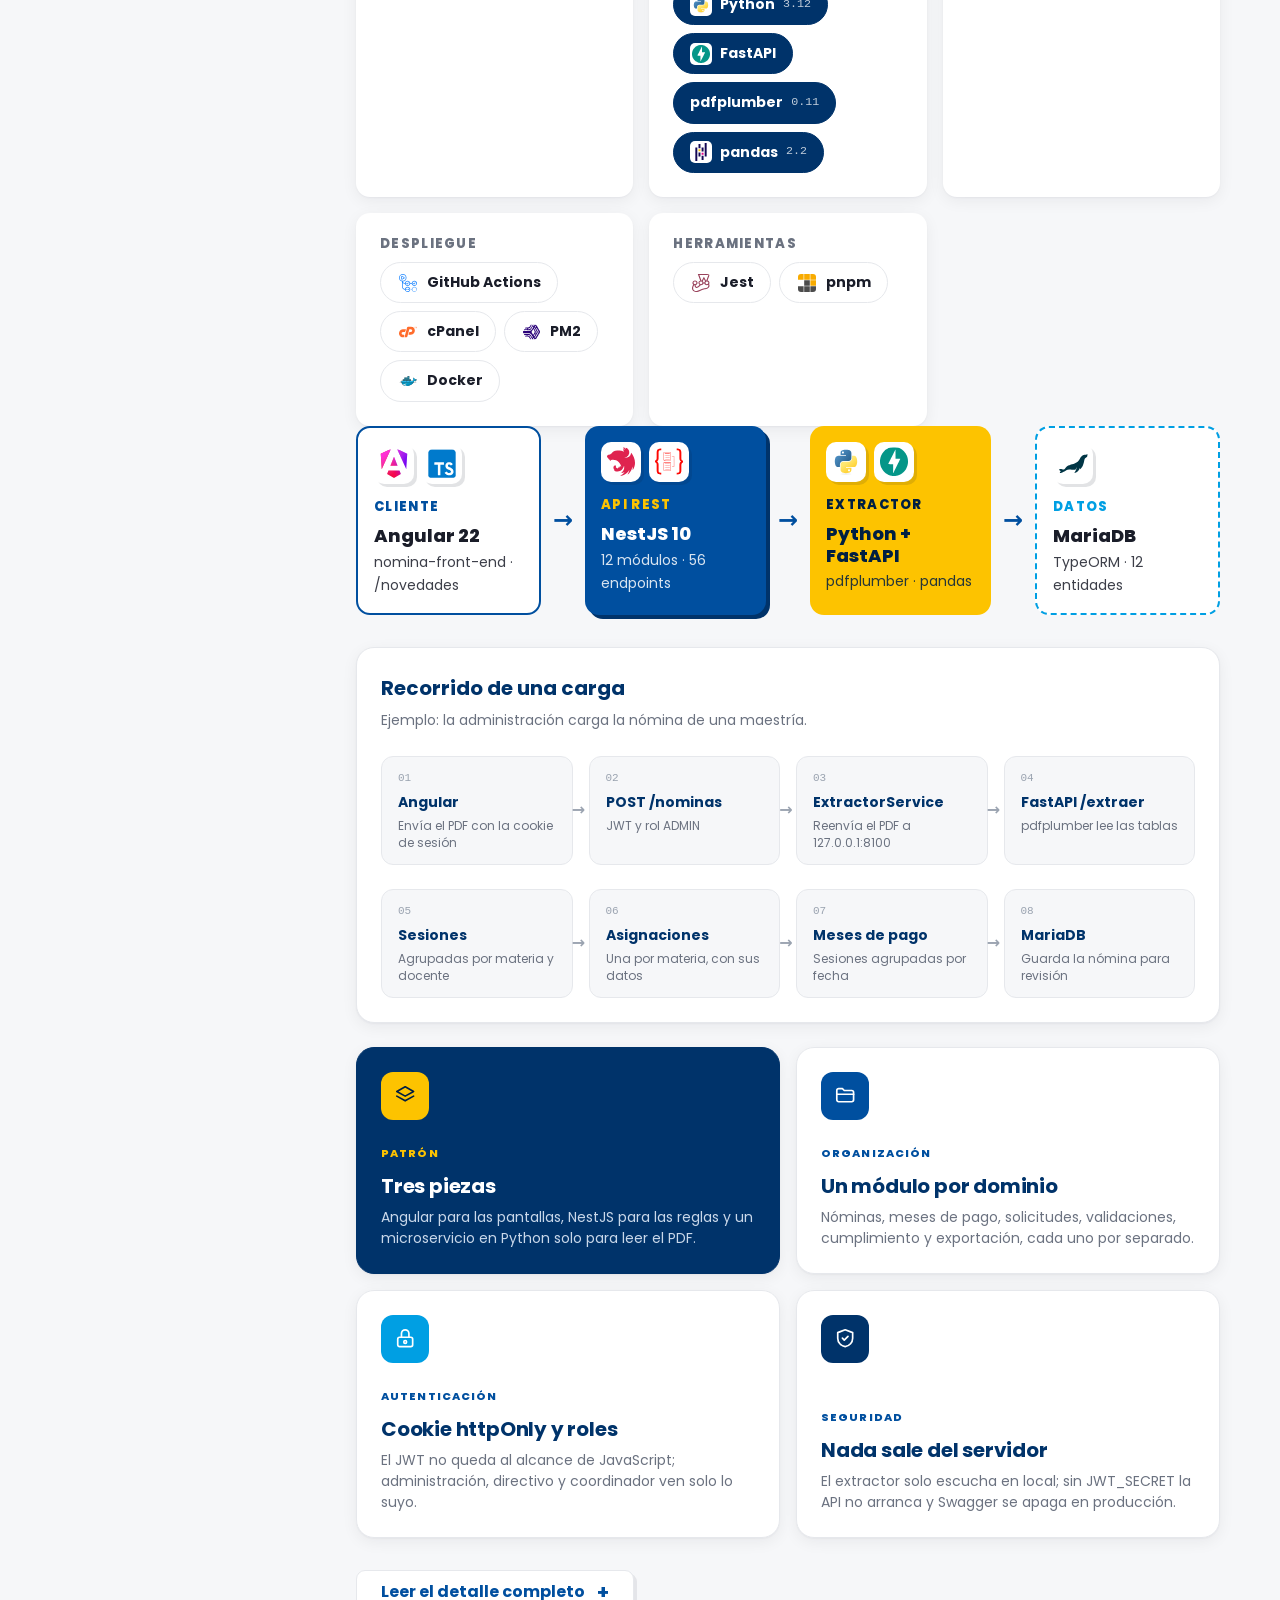
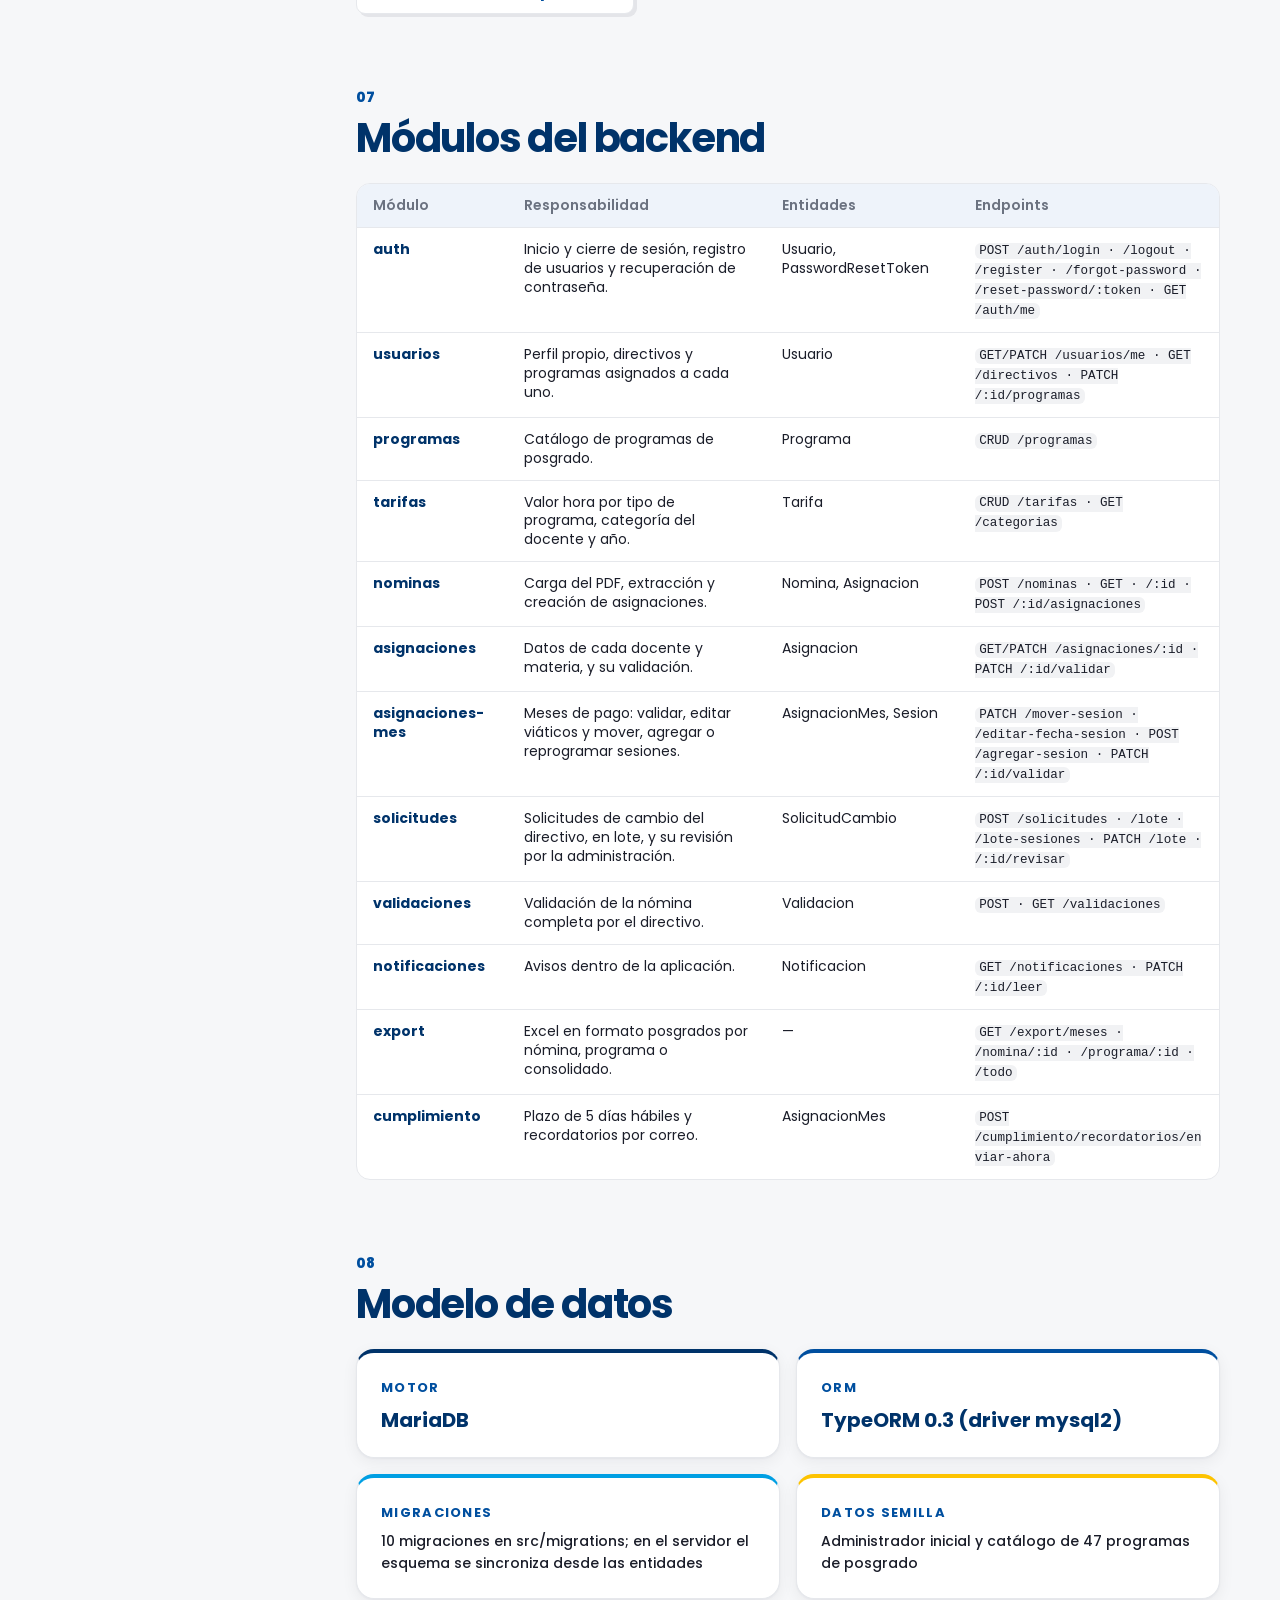
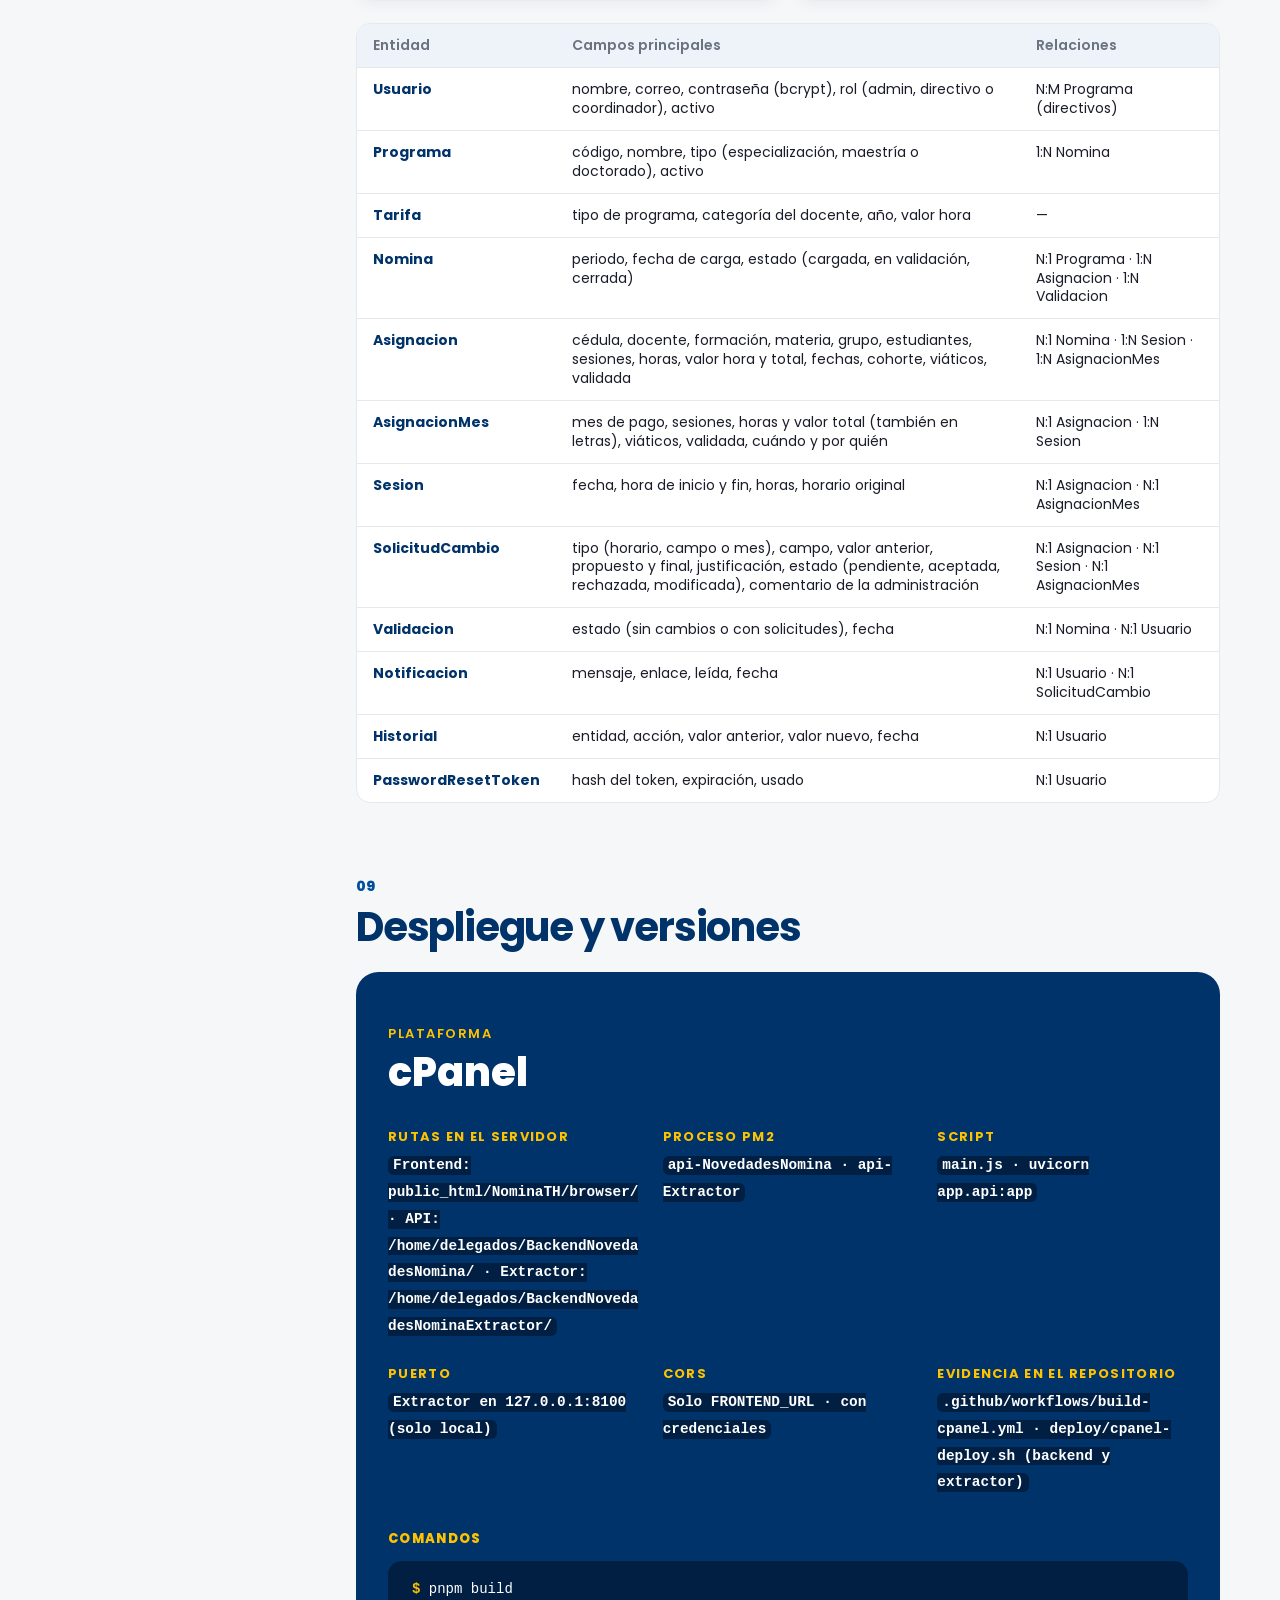
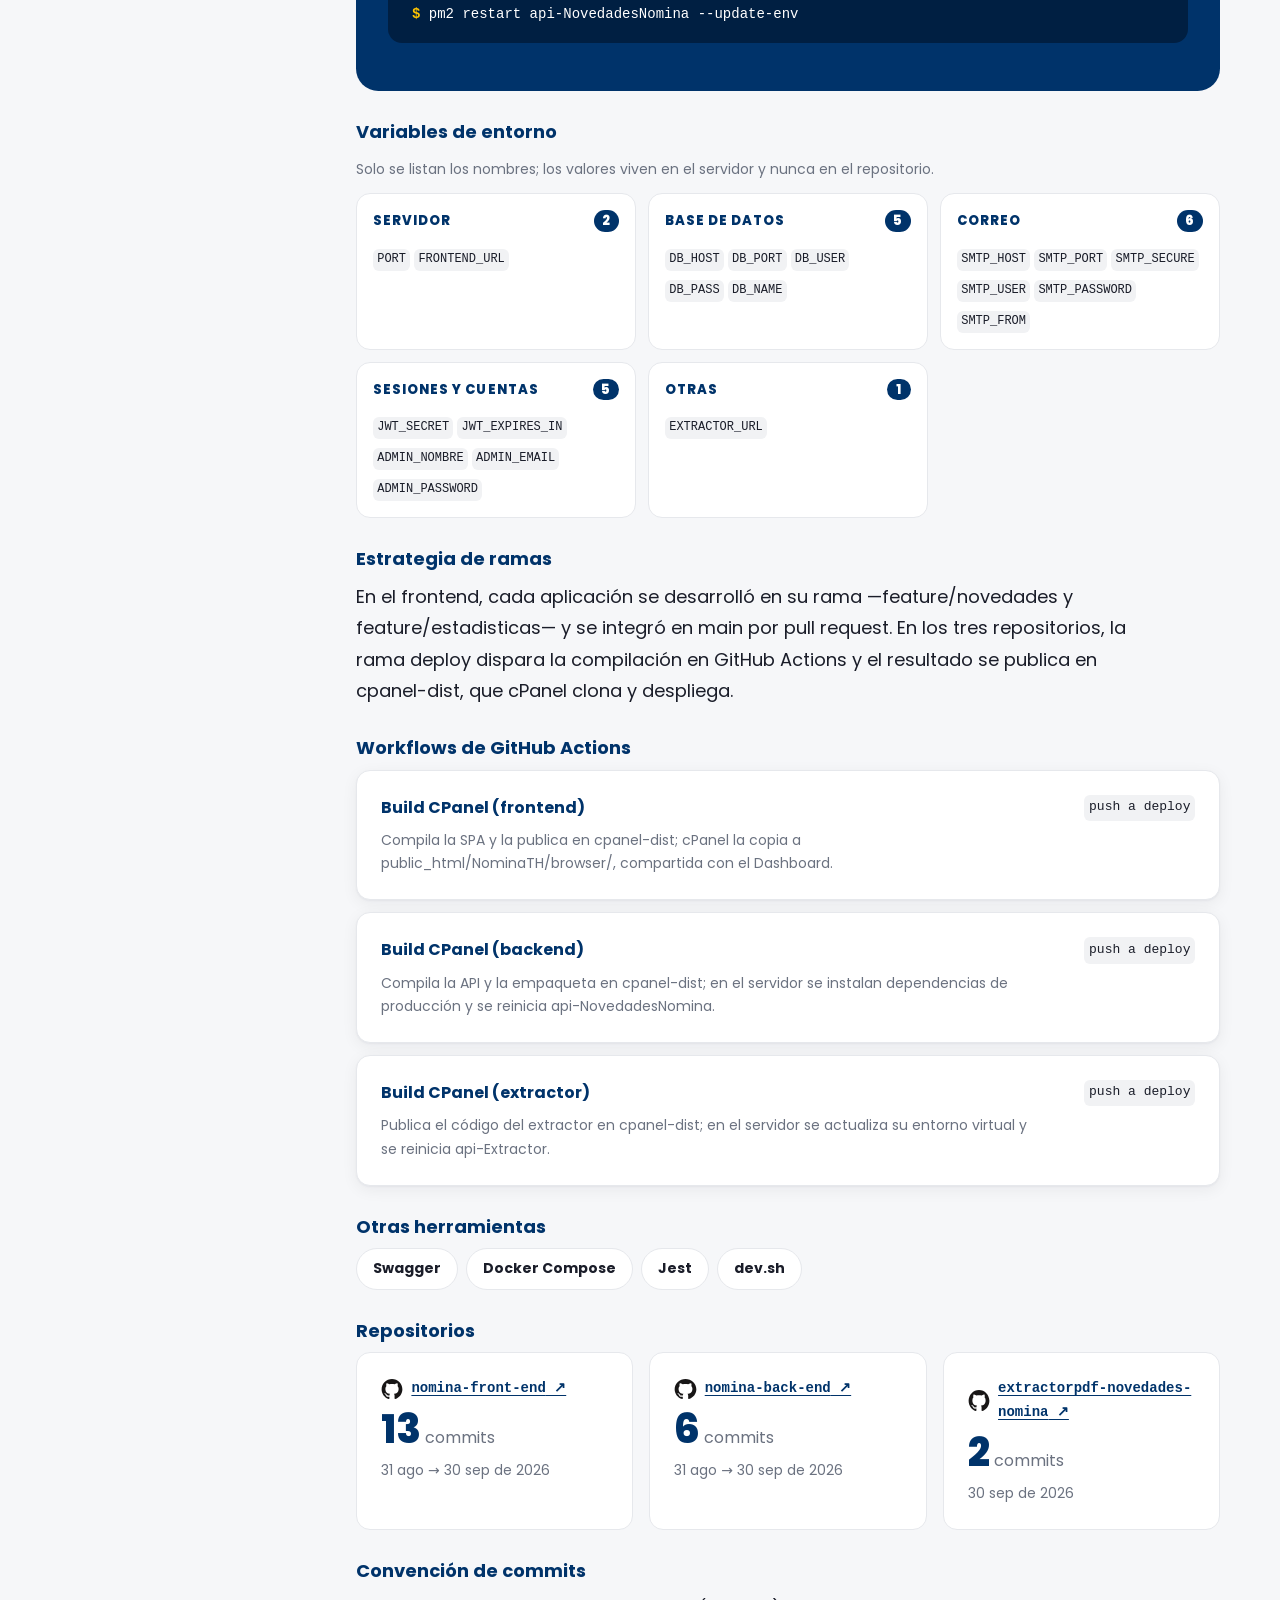
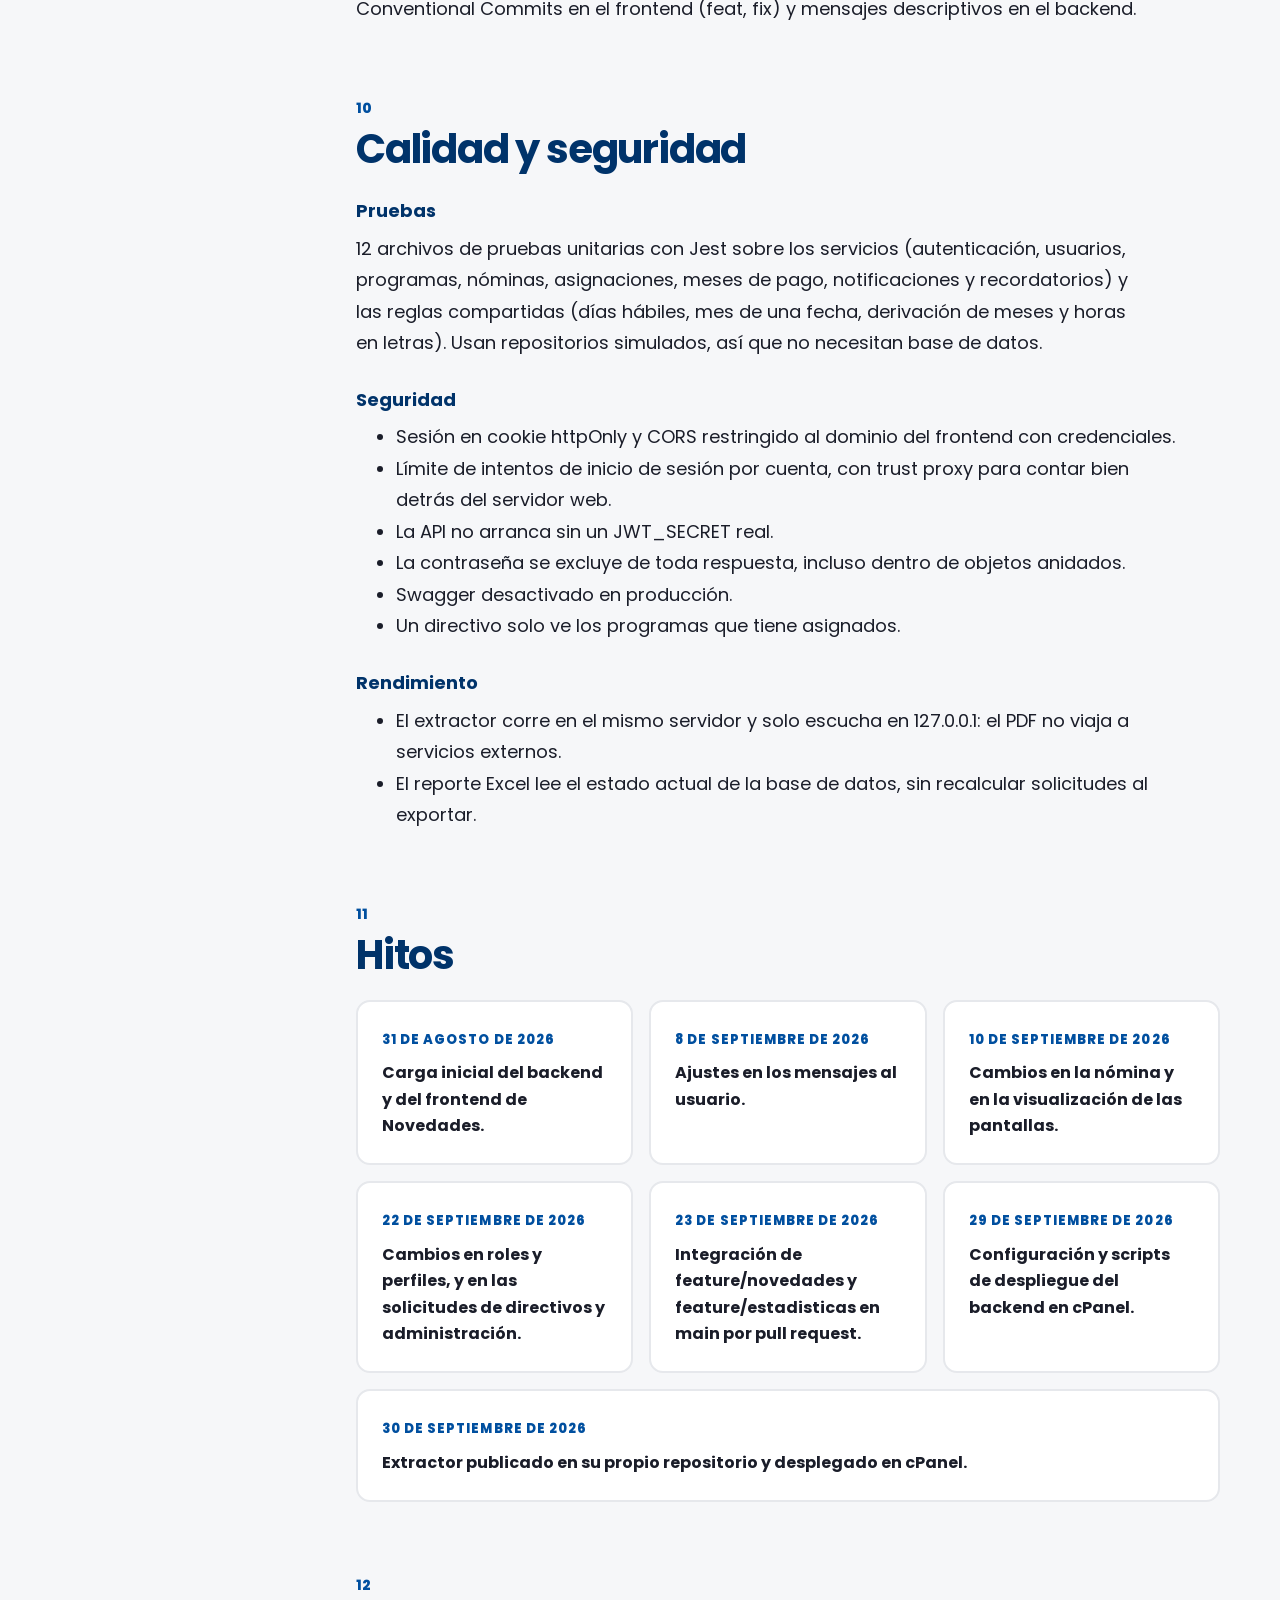
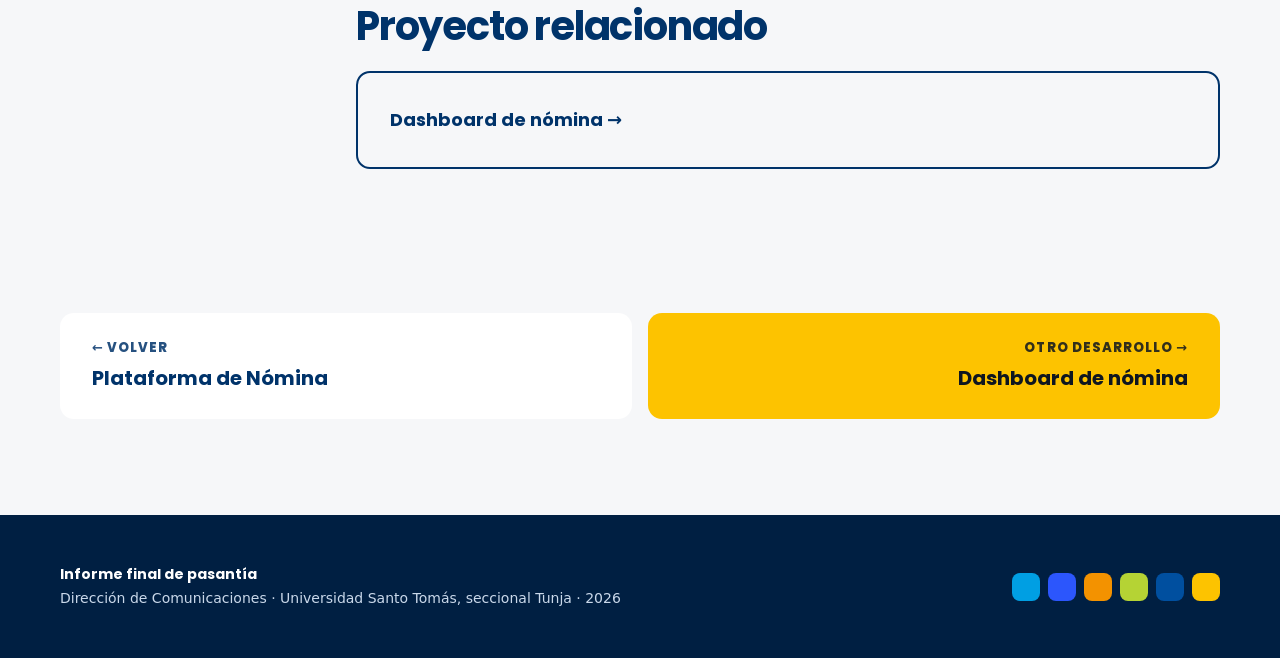
<file: proyectos/nomina-novedades.html>
<!doctype html>
<html lang="es">
<head>
  <meta charset="utf-8">
  <meta name="viewport" content="width=device-width, initial-scale=1">
  <title>Novedades de Nómina · Informe de pasantía</title>
  <meta name="description" content="Ficha de Novedades de Nómina: extracción del PDF, validación mes a mes por los directivos y exportación a Excel.">
  <link rel="icon" href="../assets/img/marcas/usta-escudo.webp" type="image/webp">
  <link rel="stylesheet" href="../assets/css/estilos.css">
  <link rel="stylesheet" href="../assets/css/ficha-viva.css">
  <link rel="stylesheet" href="../assets/css/temas/novedades.css">
  <script>document.documentElement.className += ' js';</script>
</head>
<body class="tema-novedades ficha-viva" data-pagina="proyecto" data-seccion="proyectos" data-raiz="../">
  <a class="salto" href="#contenido">Saltar al contenido</a>

  <header class="barra">
    <div class="barra__interior">
      <a class="marca" href="../index.html">
        <img src="../assets/img/marcas/usta-escudo.webp" alt="Escudo de la Universidad Santo Tomás">
        <span>Informe de pasantía</span>
      </a>
      <button class="menu-boton" type="button" aria-expanded="false" aria-controls="menu-principal">
        <span class="menu-boton__icono" aria-hidden="true"></span>Menú
      </button>
      <nav id="menu-principal" class="menu" aria-label="Principal">
        <ul>
          <li><a href="../index.html" data-seccion="inicio">Inicio</a></li>
          <li><a href="../index.html#proyectos" data-seccion="proyectos">Proyectos</a></li>
          <li><a href="../metodologia.html" data-seccion="metodologia">Metodología</a></li>
          <li><a href="../cronograma.html" data-seccion="cronograma">Cronograma</a></li>
          <li><a href="../conclusiones.html" data-seccion="conclusiones">Conclusiones</a></li>
        </ul>
      </nav>
    </div>
  </header>

  <main id="contenido" class="ficha" tabindex="-1">
    <noscript><div class="contenedor"><p class="aviso">Este informe usa JavaScript para mostrar los datos. Actívalo para ver el contenido completo.</p></div></noscript>
    <article id="proyecto"></article>
    <div class="contenedor">
      <nav class="paginador" id="paginador" aria-label="Otros proyectos"></nav>
    </div>
  </main>

  <footer class="pie">
    <div class="pie__interior">
      <p><strong>Informe final de pasantía</strong><br>Dirección de Comunicaciones · Universidad Santo Tomás, seccional Tunja · 2026</p>
      <div class="pie__paleta" aria-hidden="true">
        <span style="background:#009fe3"></span><span style="background:#2c56fc"></span><span style="background:#f39200"></span><span style="background:#b5d334"></span><span style="background:#004f9f"></span><span style="background:#fdc300"></span>
      </div>
    </div>
  </footer>

  <script src="../data/general.js"></script>
  <script src="../data/proyectos.js"></script>
  <script src="../data/cronograma.js"></script>
  <script src="../assets/js/app.js"></script>
  <script>
    const ID_PROYECTO = "nomina-novedades";
    App.montarProyecto(ID_PROYECTO);
  </script>
</body>
</html>
</file>
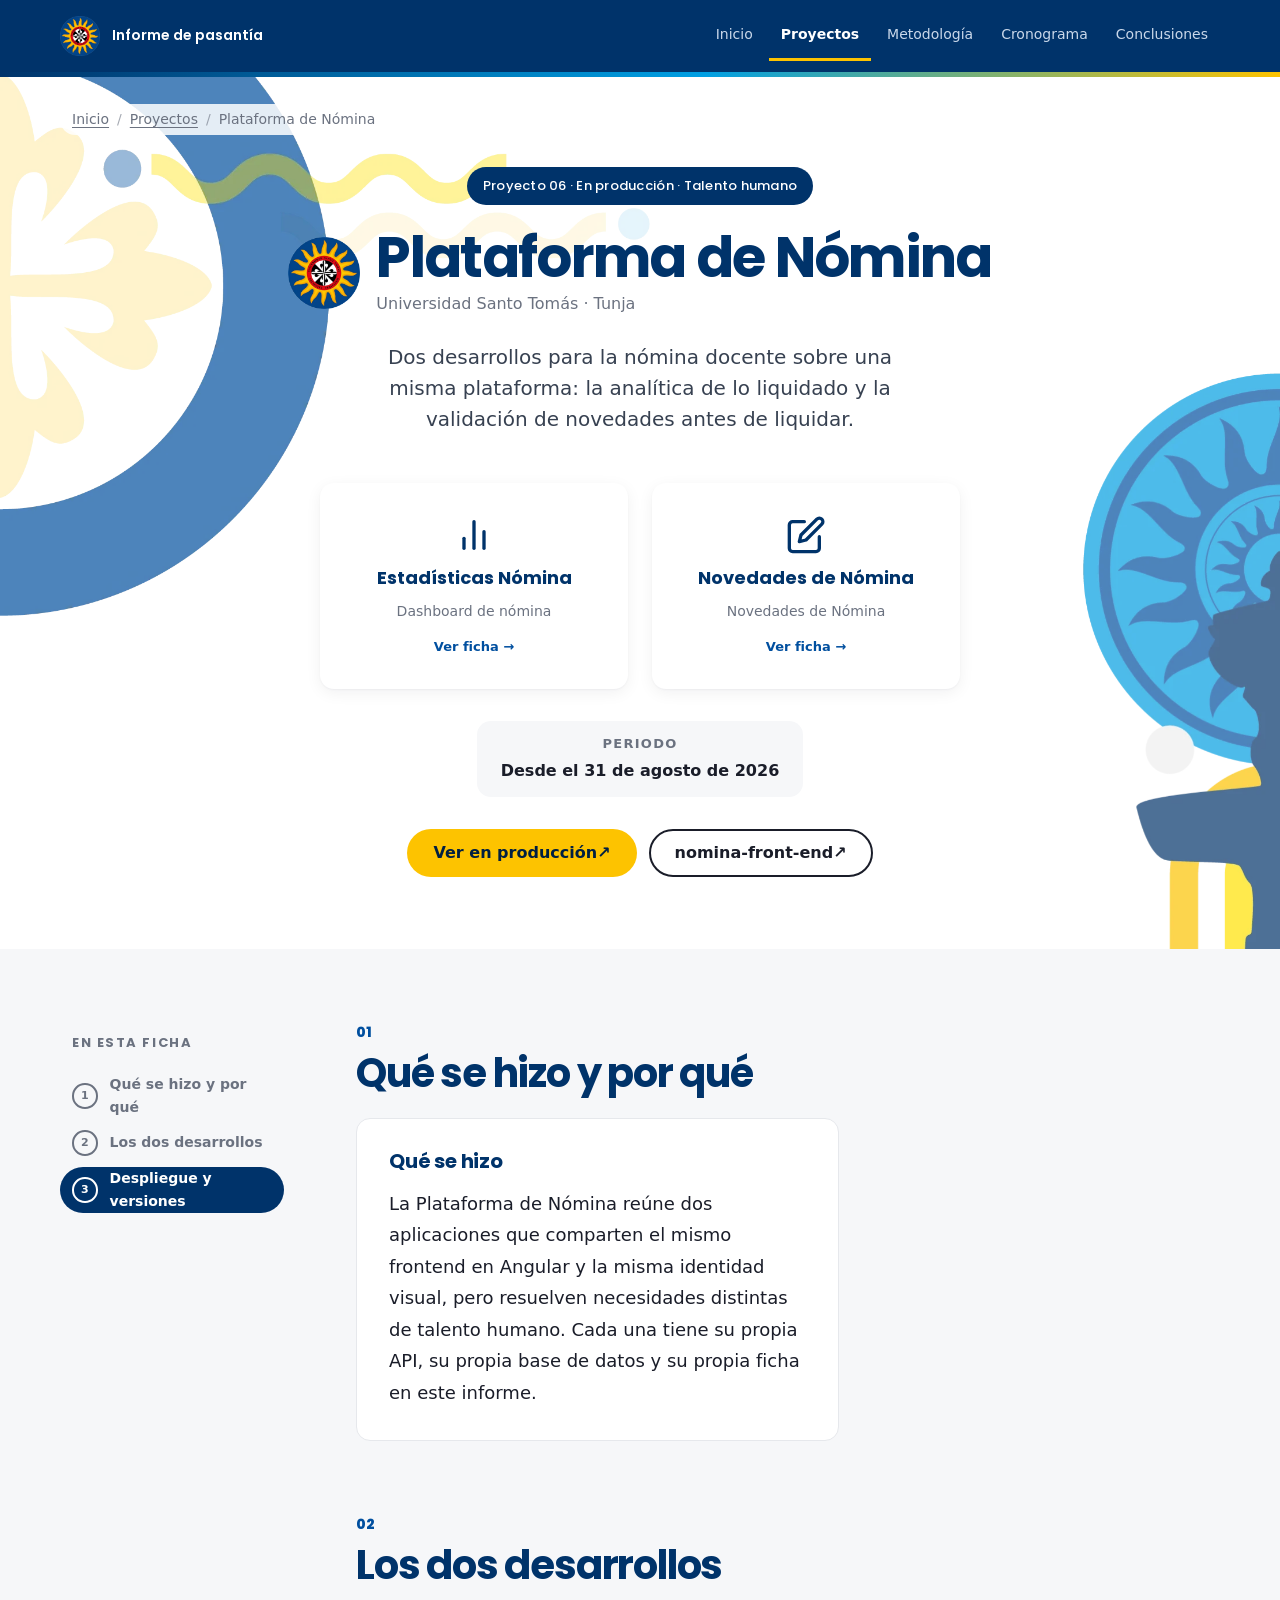
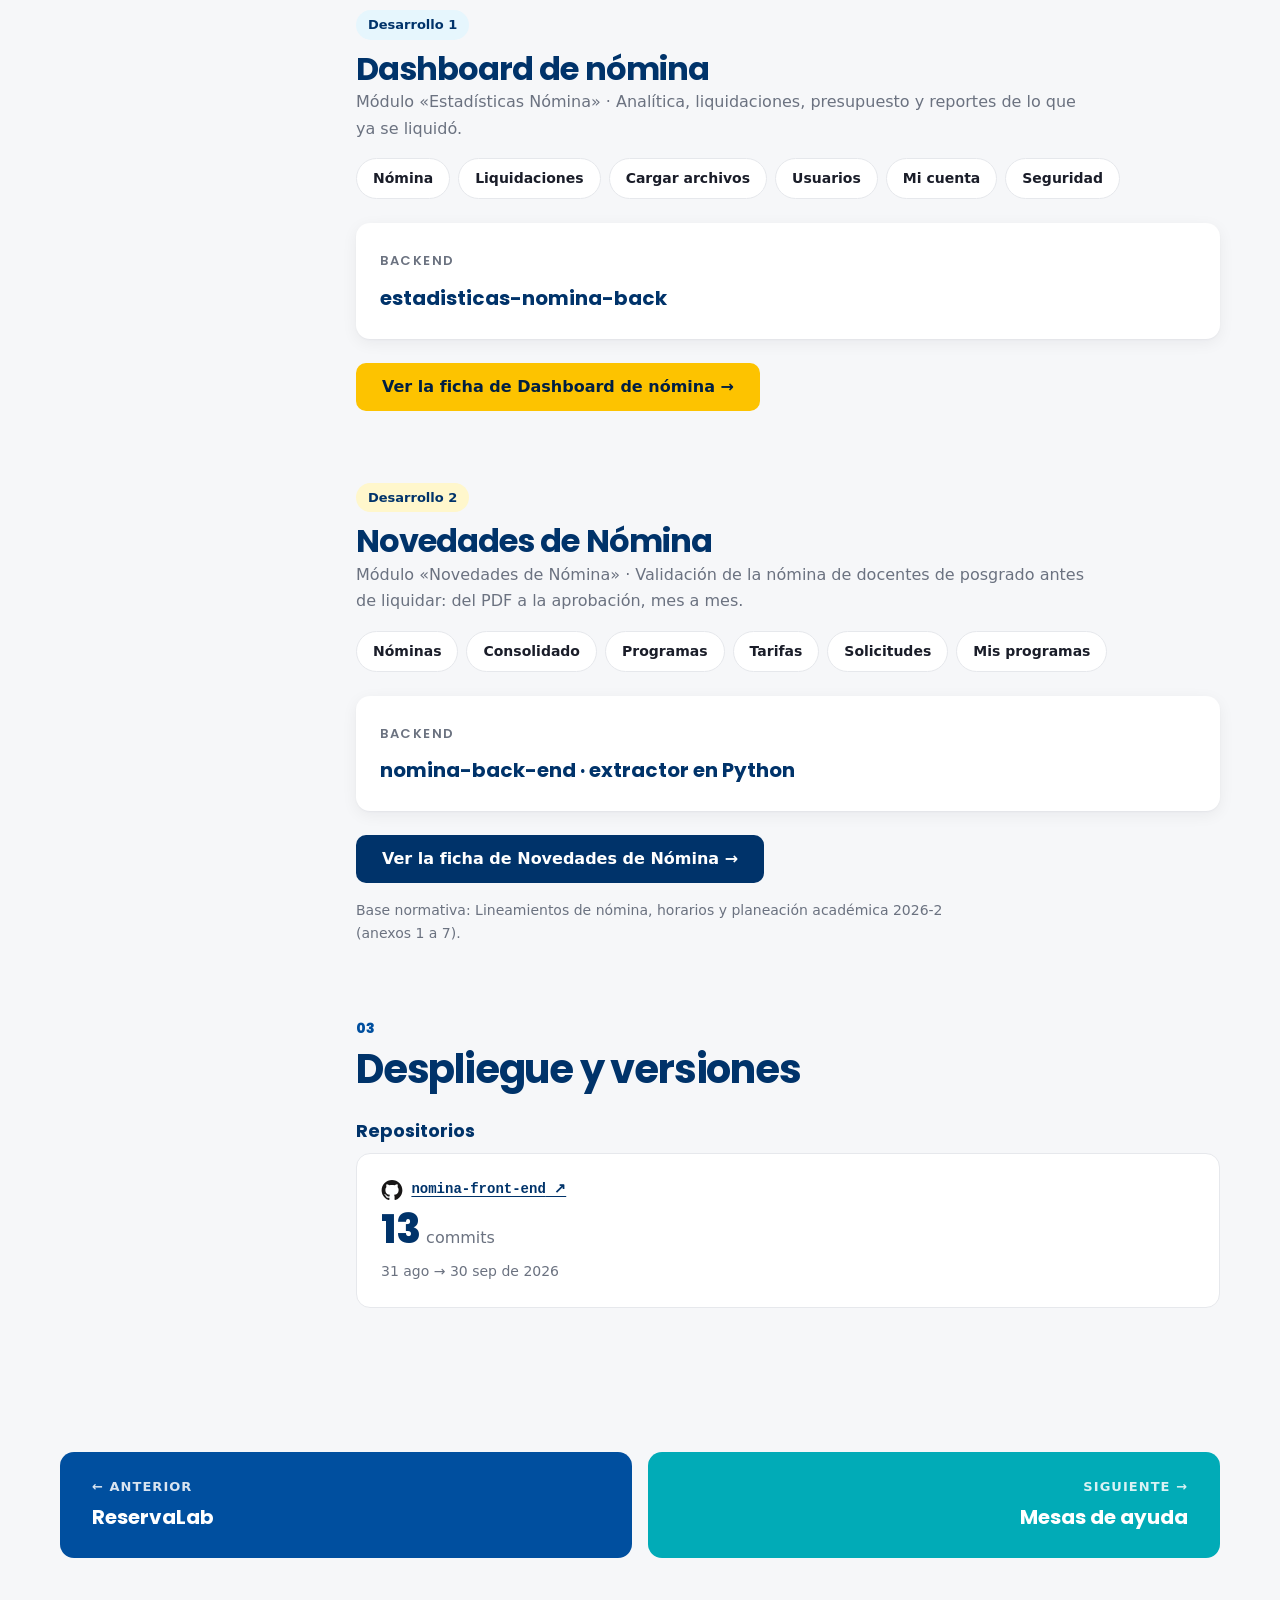
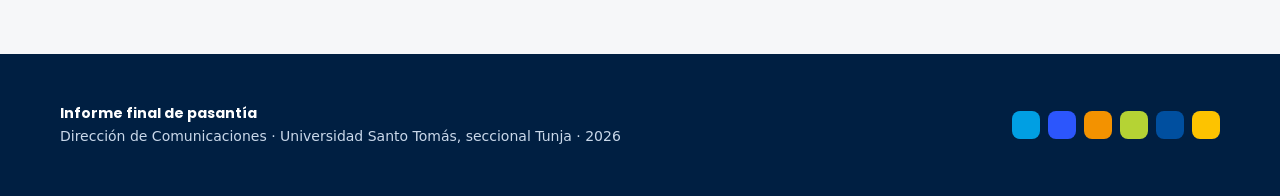
<file: proyectos/nomina.html>
<!doctype html>
<html lang="es">
<head>
  <meta charset="utf-8">
  <meta name="viewport" content="width=device-width, initial-scale=1">
  <title>Plataforma de Nómina · Informe de pasantía</title>
  <meta name="description" content="Ficha del proyecto Plataforma de Nómina: propósito, arquitectura, tecnologías, control de versiones y despliegue.">
  <link rel="icon" href="../assets/img/marcas/usta-escudo.webp" type="image/webp">
  <link rel="stylesheet" href="../assets/css/estilos.css">
  <link rel="stylesheet" href="../assets/css/temas/nomina.css">
  <script>document.documentElement.className += ' js';</script>
</head>
<body class="tema-nomina" data-pagina="proyecto" data-seccion="proyectos" data-raiz="../">
  <a class="salto" href="#contenido">Saltar al contenido</a>

  <header class="barra">
    <div class="barra__interior">
      <a class="marca" href="../index.html">
        <img src="../assets/img/marcas/usta-escudo.webp" alt="Escudo de la Universidad Santo Tomás">
        <span>Informe de pasantía</span>
      </a>
      <button class="menu-boton" type="button" aria-expanded="false" aria-controls="menu-principal">
        <span class="menu-boton__icono" aria-hidden="true"></span>Menú
      </button>
      <nav id="menu-principal" class="menu" aria-label="Principal">
        <ul>
          <li><a href="../index.html" data-seccion="inicio">Inicio</a></li>
          <li><a href="../index.html#proyectos" data-seccion="proyectos">Proyectos</a></li>
          <li><a href="../metodologia.html" data-seccion="metodologia">Metodología</a></li>
          <li><a href="../cronograma.html" data-seccion="cronograma">Cronograma</a></li>
          <li><a href="../conclusiones.html" data-seccion="conclusiones">Conclusiones</a></li>
        </ul>
      </nav>
    </div>
  </header>

  <main id="contenido" class="ficha" tabindex="-1">
    <noscript><div class="contenedor"><p class="aviso">Este informe usa JavaScript para mostrar los datos. Actívalo para ver el contenido completo.</p></div></noscript>
    <article id="proyecto"></article>
    <div class="contenedor">
      <nav class="paginador" id="paginador" aria-label="Otros proyectos"></nav>
    </div>
  </main>

  <footer class="pie">
    <div class="pie__interior">
      <p><strong>Informe final de pasantía</strong><br>Dirección de Comunicaciones · Universidad Santo Tomás, seccional Tunja · 2026</p>
      <div class="pie__paleta" aria-hidden="true">
        <span style="background:#009fe3"></span><span style="background:#2c56fc"></span><span style="background:#f39200"></span><span style="background:#b5d334"></span><span style="background:#004f9f"></span><span style="background:#fdc300"></span>
      </div>
    </div>
  </footer>

  <script src="../data/general.js"></script>
  <script src="../data/proyectos.js"></script>
  <script src="../data/cronograma.js"></script>
  <script src="../assets/js/app.js"></script>
  <script>
    const ID_PROYECTO = "nomina";
    App.montarProyecto(ID_PROYECTO);
  </script>
</body>
</html>
</file>
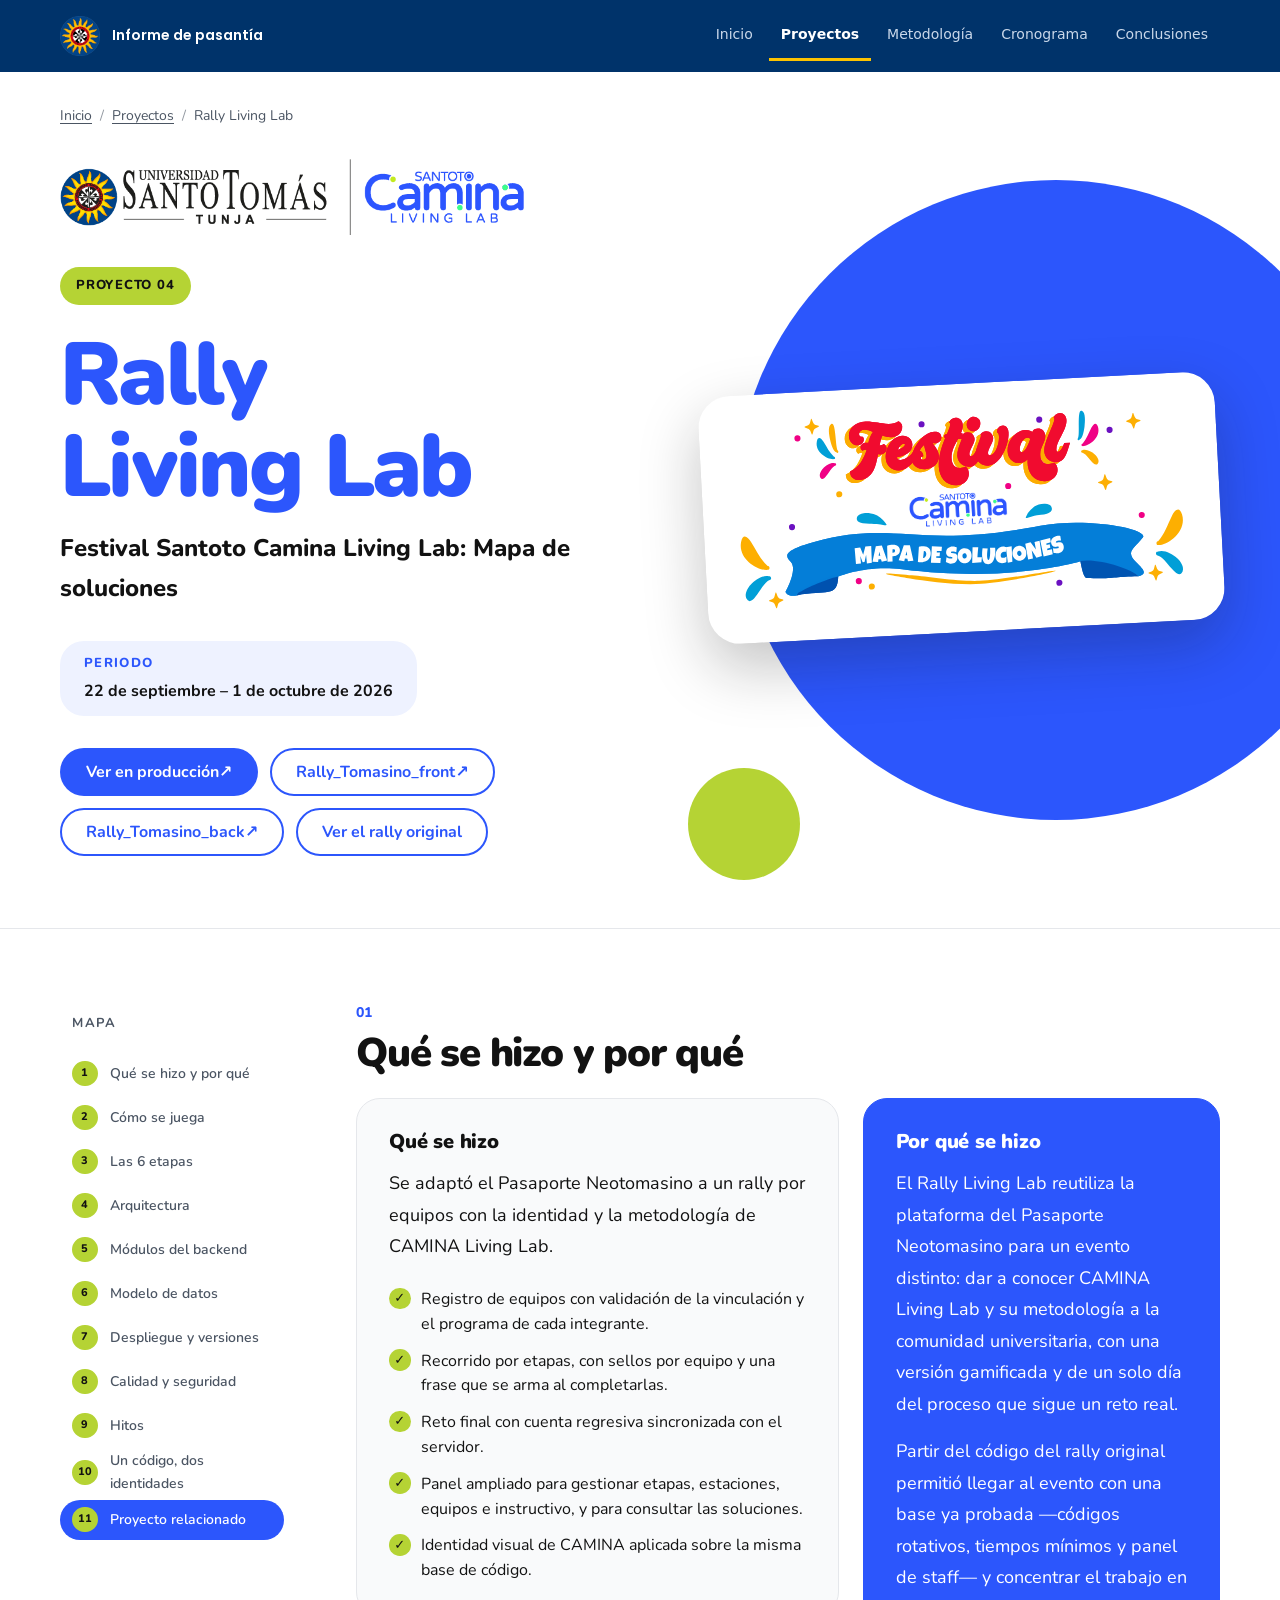
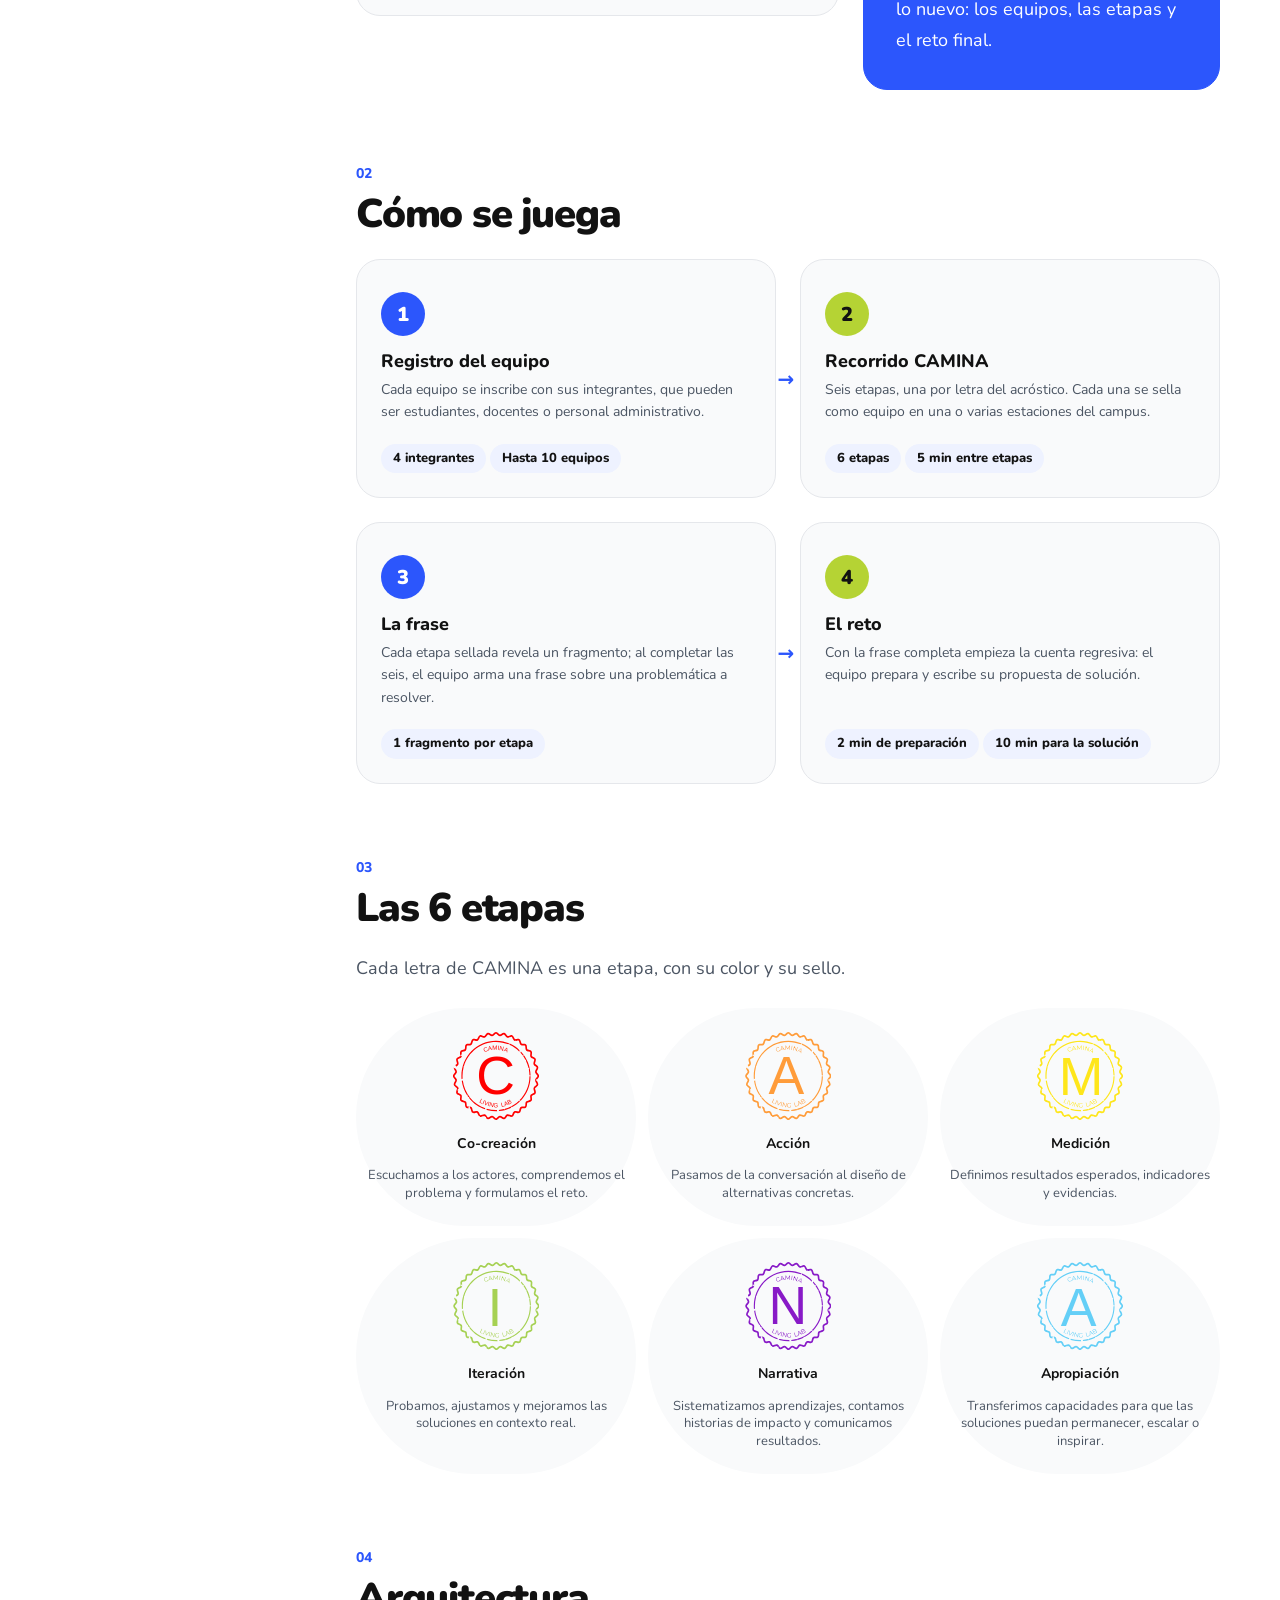
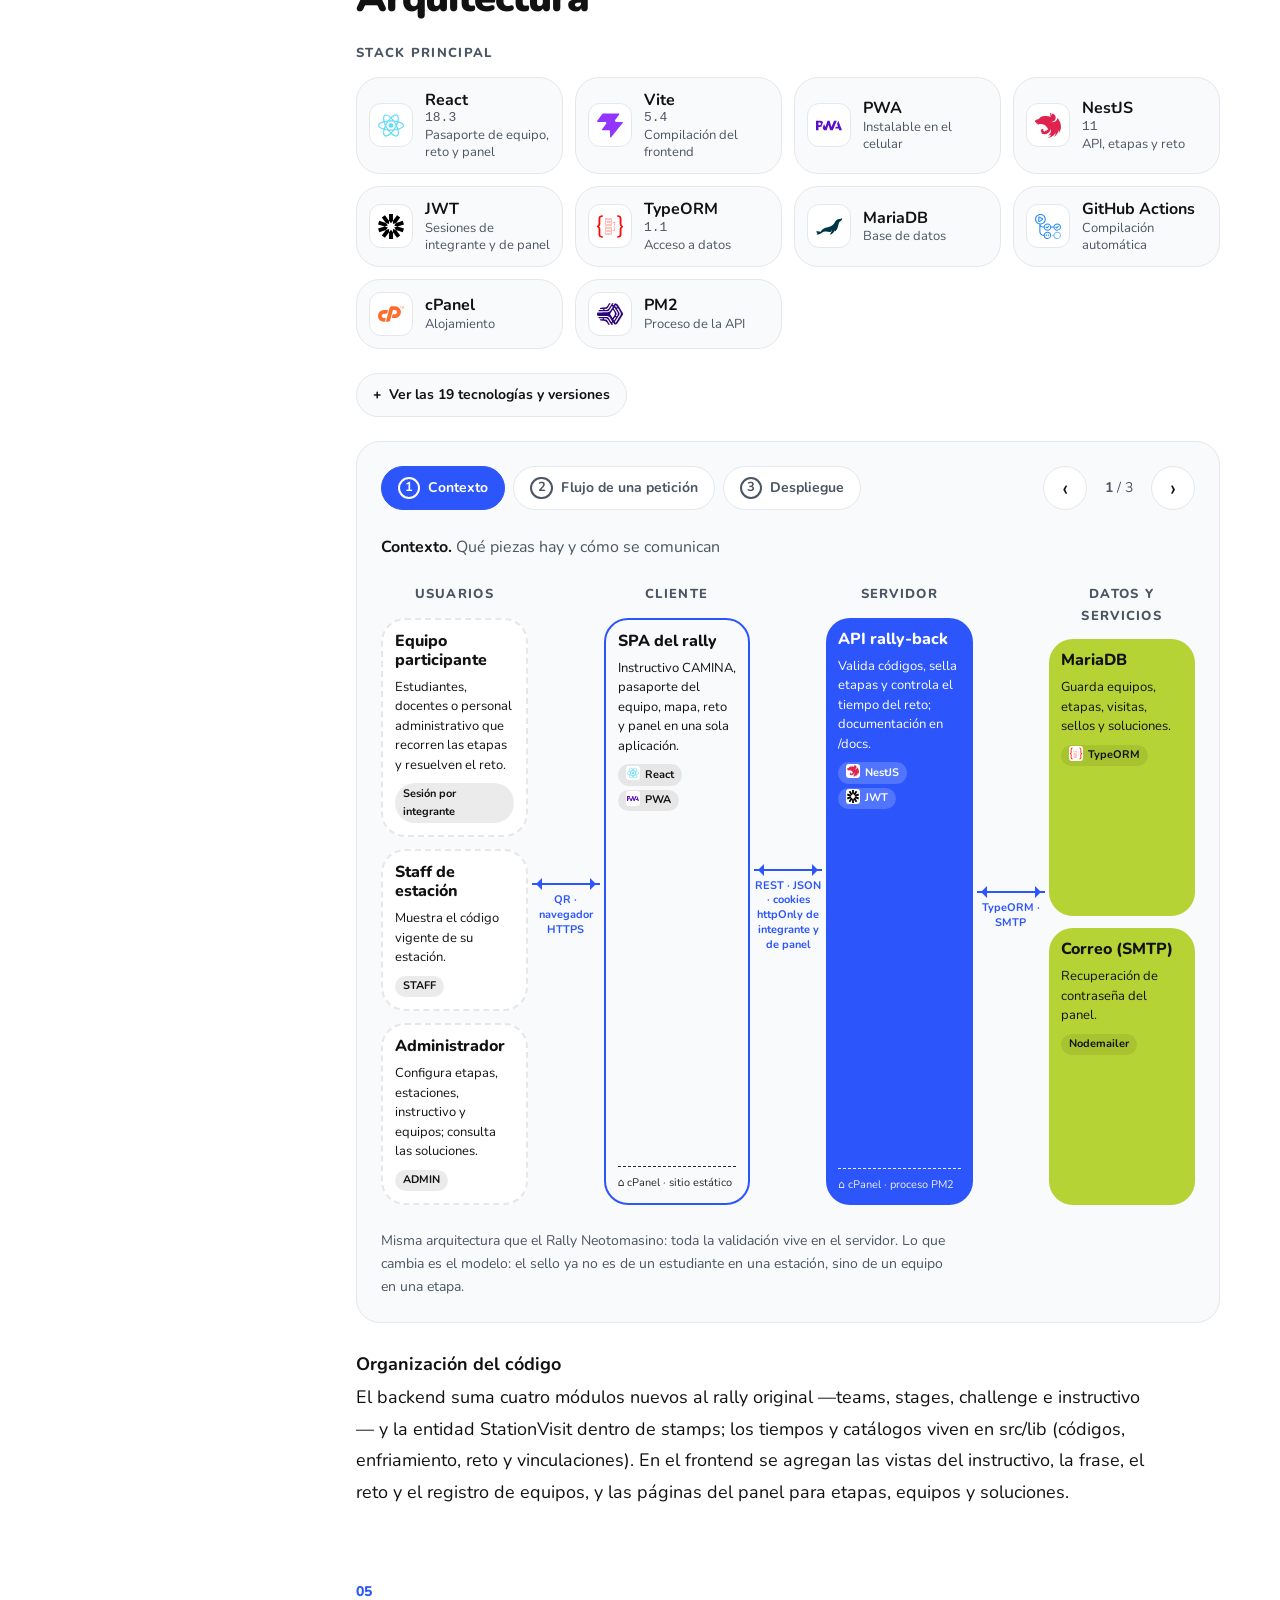
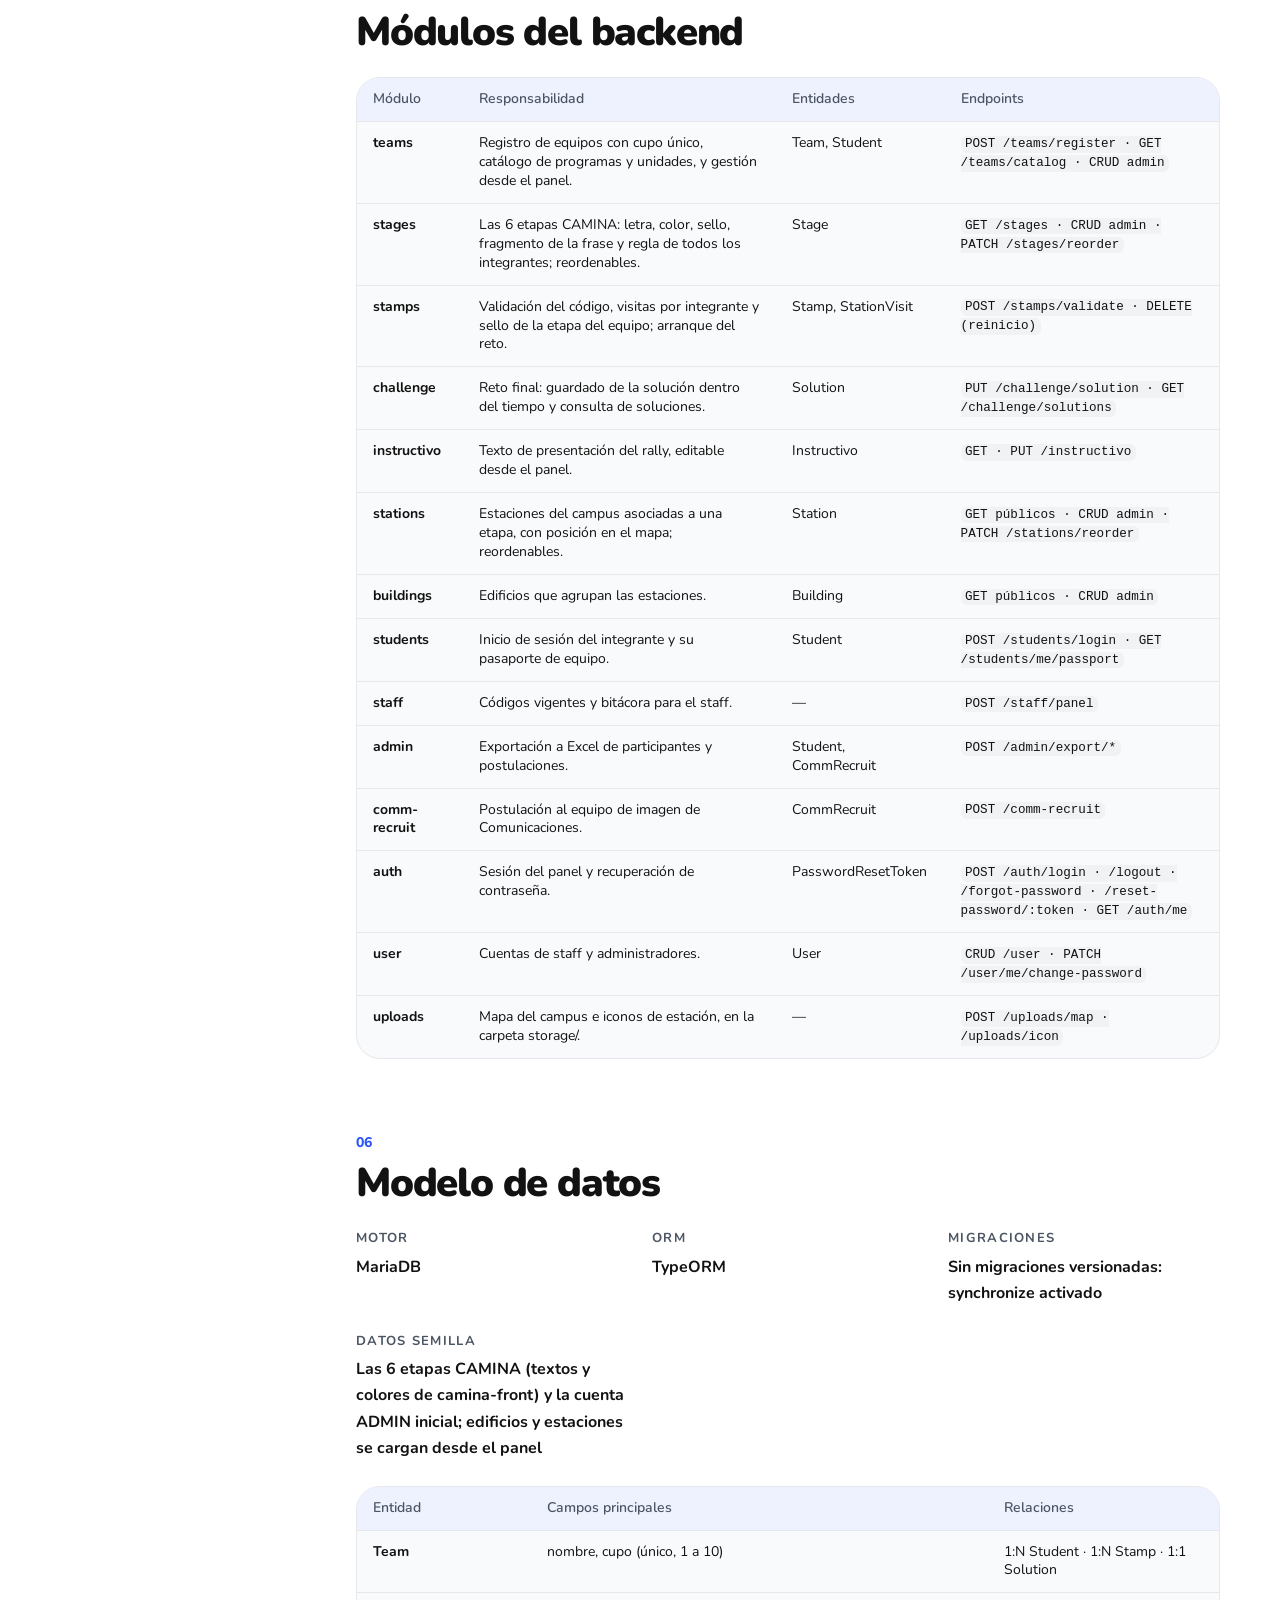
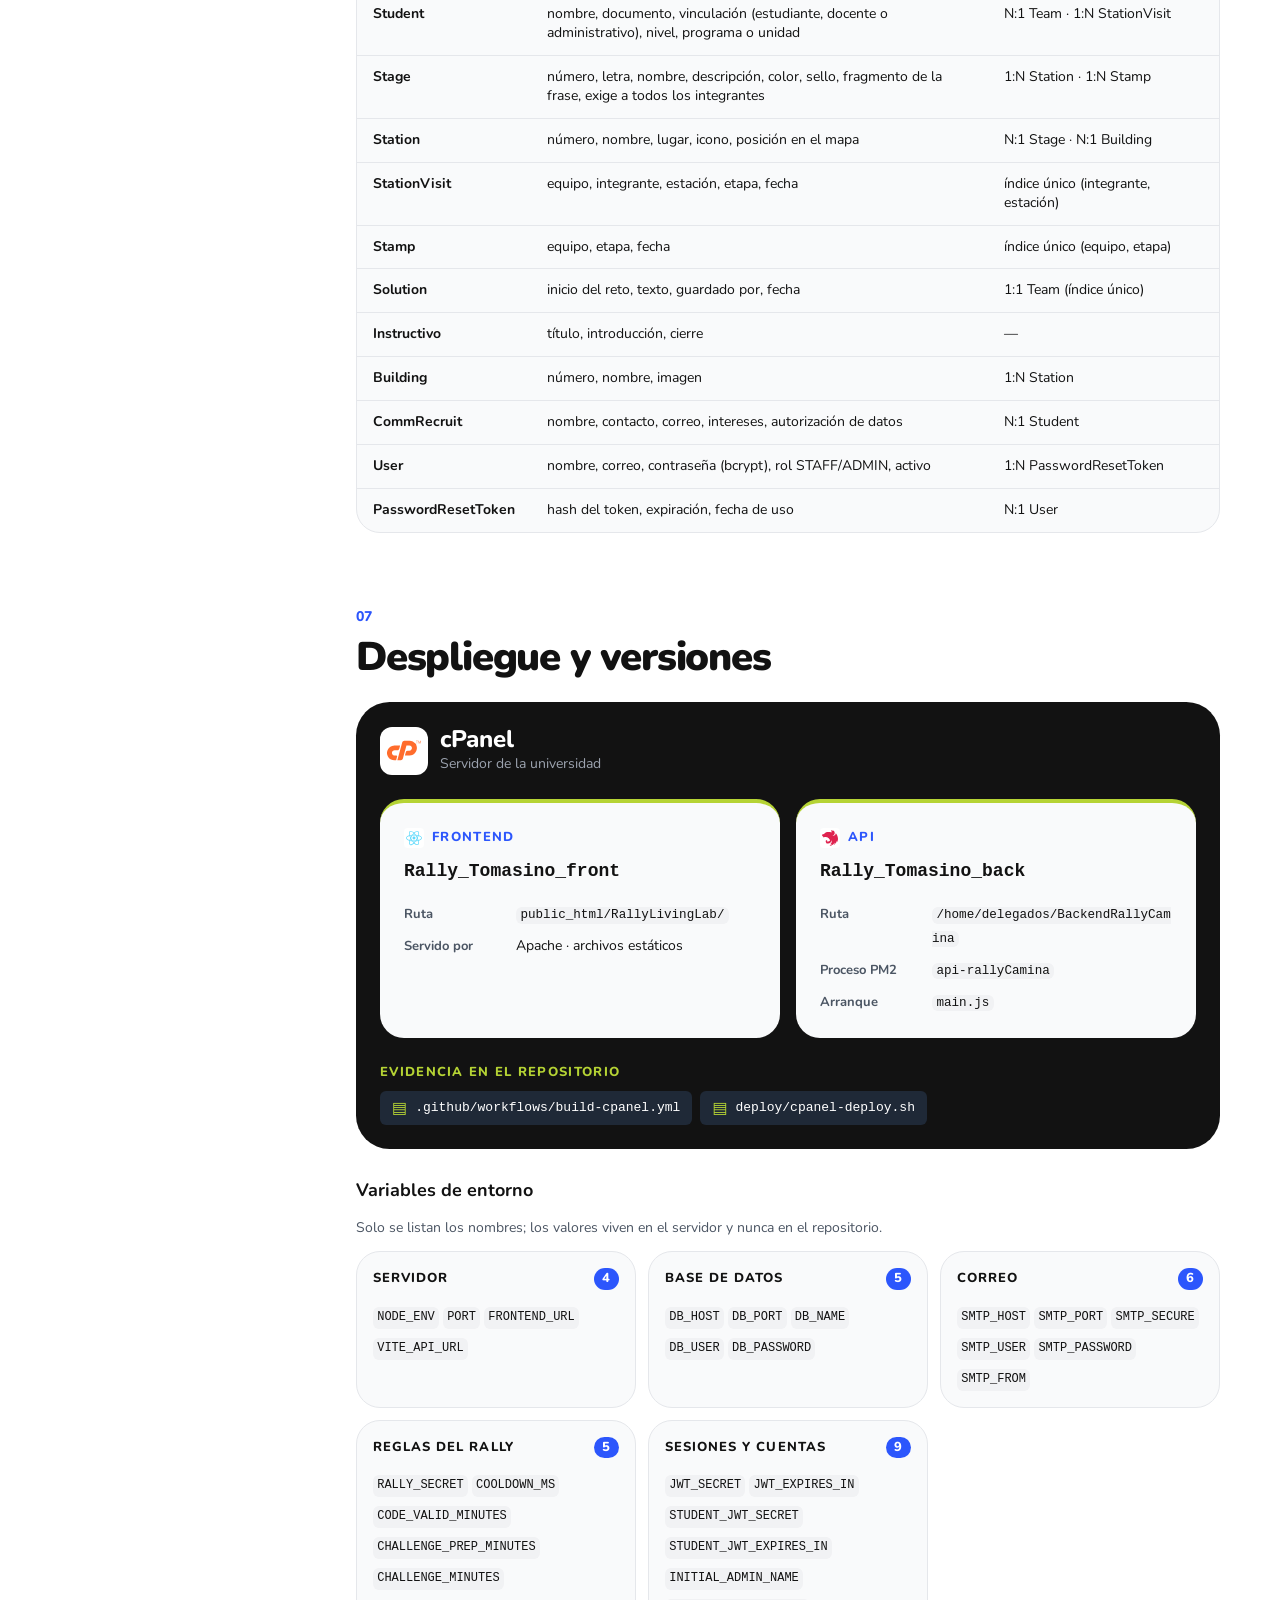
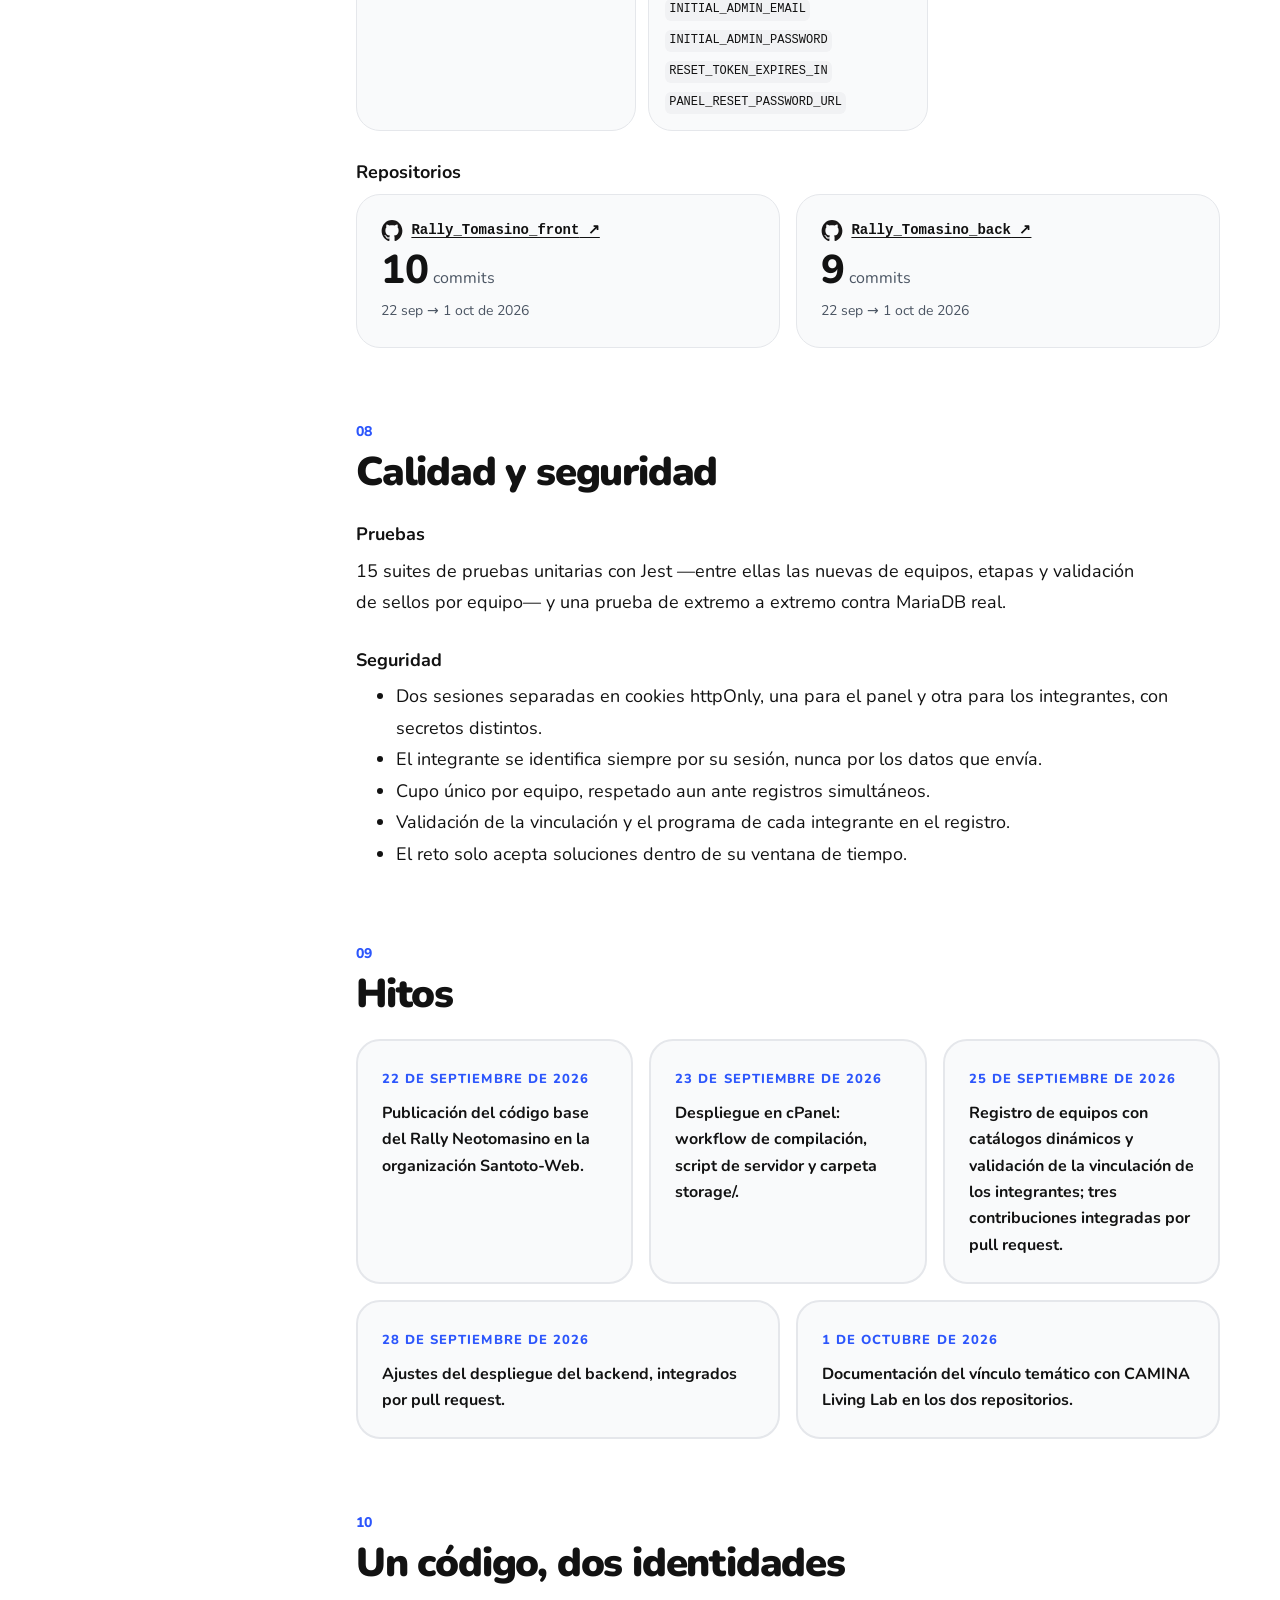
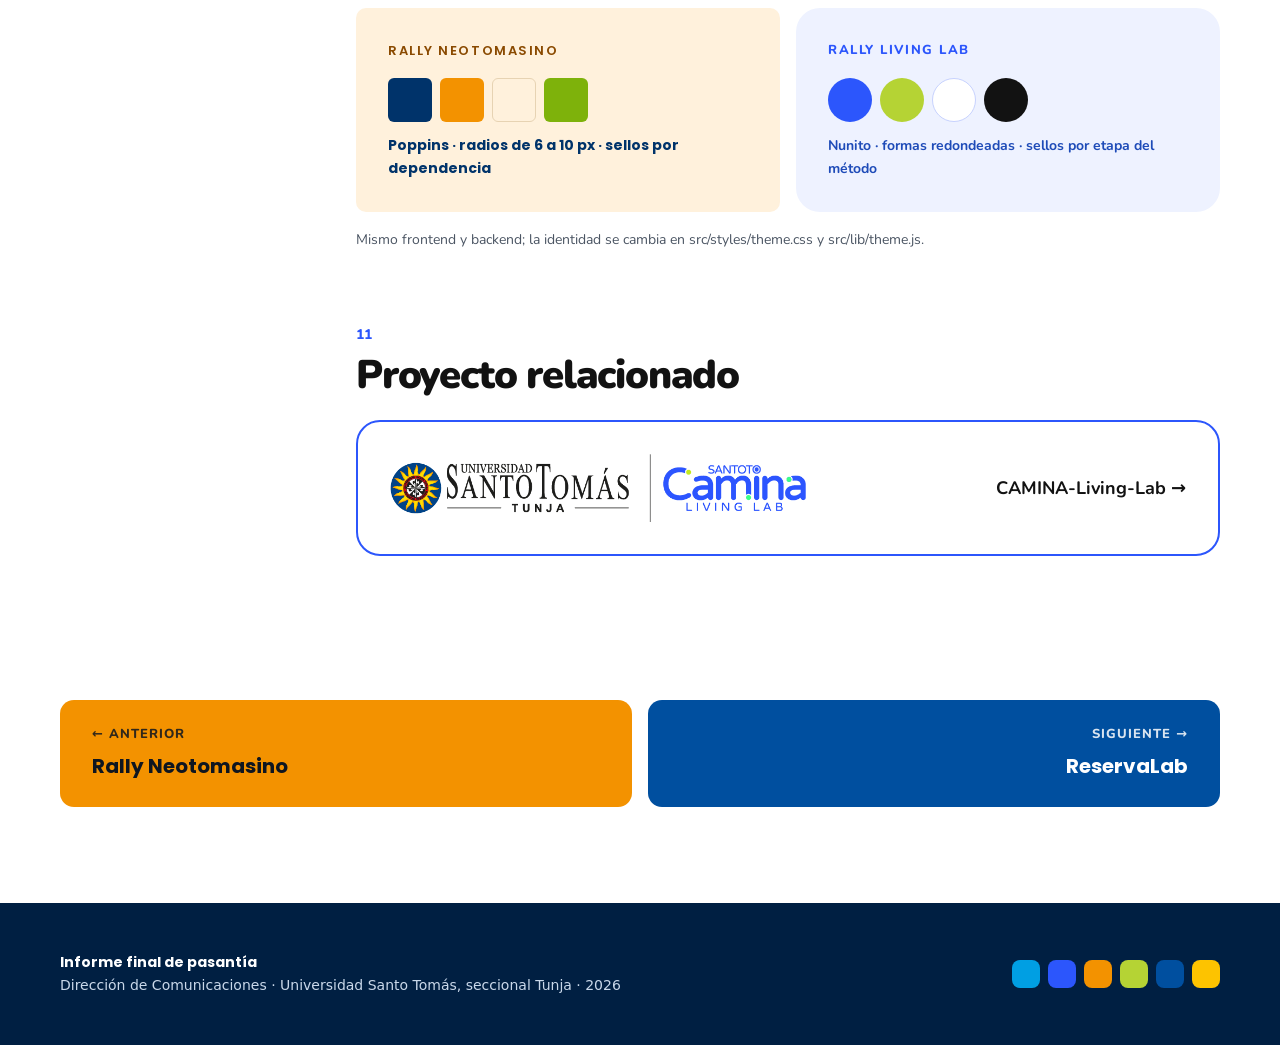
<file: proyectos/rally-living-lab.html>
<!doctype html>
<html lang="es">
<head>
  <meta charset="utf-8">
  <meta name="viewport" content="width=device-width, initial-scale=1">
  <title>Rally Living Lab · Informe de pasantía</title>
  <meta name="description" content="Ficha del proyecto Rally Living Lab: propósito, arquitectura, tecnologías, control de versiones y despliegue.">
  <link rel="icon" href="../assets/img/marcas/usta-escudo.webp" type="image/webp">
  <link rel="stylesheet" href="../assets/css/estilos.css">
  <link rel="stylesheet" href="../assets/css/temas/livinglab.css">
  <script>document.documentElement.className += ' js';</script>
</head>
<body class="tema-livinglab" data-pagina="proyecto" data-seccion="proyectos" data-raiz="../">
  <a class="salto" href="#contenido">Saltar al contenido</a>

  <header class="barra">
    <div class="barra__interior">
      <a class="marca" href="../index.html">
        <img src="../assets/img/marcas/usta-escudo.webp" alt="Escudo de la Universidad Santo Tomás">
        <span>Informe de pasantía</span>
      </a>
      <button class="menu-boton" type="button" aria-expanded="false" aria-controls="menu-principal">
        <span class="menu-boton__icono" aria-hidden="true"></span>Menú
      </button>
      <nav id="menu-principal" class="menu" aria-label="Principal">
        <ul>
          <li><a href="../index.html" data-seccion="inicio">Inicio</a></li>
          <li><a href="../index.html#proyectos" data-seccion="proyectos">Proyectos</a></li>
          <li><a href="../metodologia.html" data-seccion="metodologia">Metodología</a></li>
          <li><a href="../cronograma.html" data-seccion="cronograma">Cronograma</a></li>
          <li><a href="../conclusiones.html" data-seccion="conclusiones">Conclusiones</a></li>
        </ul>
      </nav>
    </div>
  </header>

  <main id="contenido" class="ficha" tabindex="-1">
    <noscript><div class="contenedor"><p class="aviso">Este informe usa JavaScript para mostrar los datos. Actívalo para ver el contenido completo.</p></div></noscript>
    <article id="proyecto"></article>
    <div class="contenedor">
      <nav class="paginador" id="paginador" aria-label="Otros proyectos"></nav>
    </div>
  </main>

  <footer class="pie">
    <div class="pie__interior">
      <p><strong>Informe final de pasantía</strong><br>Dirección de Comunicaciones · Universidad Santo Tomás, seccional Tunja · 2026</p>
      <div class="pie__paleta" aria-hidden="true">
        <span style="background:#009fe3"></span><span style="background:#2c56fc"></span><span style="background:#f39200"></span><span style="background:#b5d334"></span><span style="background:#004f9f"></span><span style="background:#fdc300"></span>
      </div>
    </div>
  </footer>

  <script src="../data/general.js"></script>
  <script src="../data/proyectos.js"></script>
  <script src="../data/cronograma.js"></script>
  <script src="../assets/js/app.js"></script>
  <script>
    const ID_PROYECTO = "rally-living-lab";
    App.montarProyecto(ID_PROYECTO);
  </script>
</body>
</html>
</file>
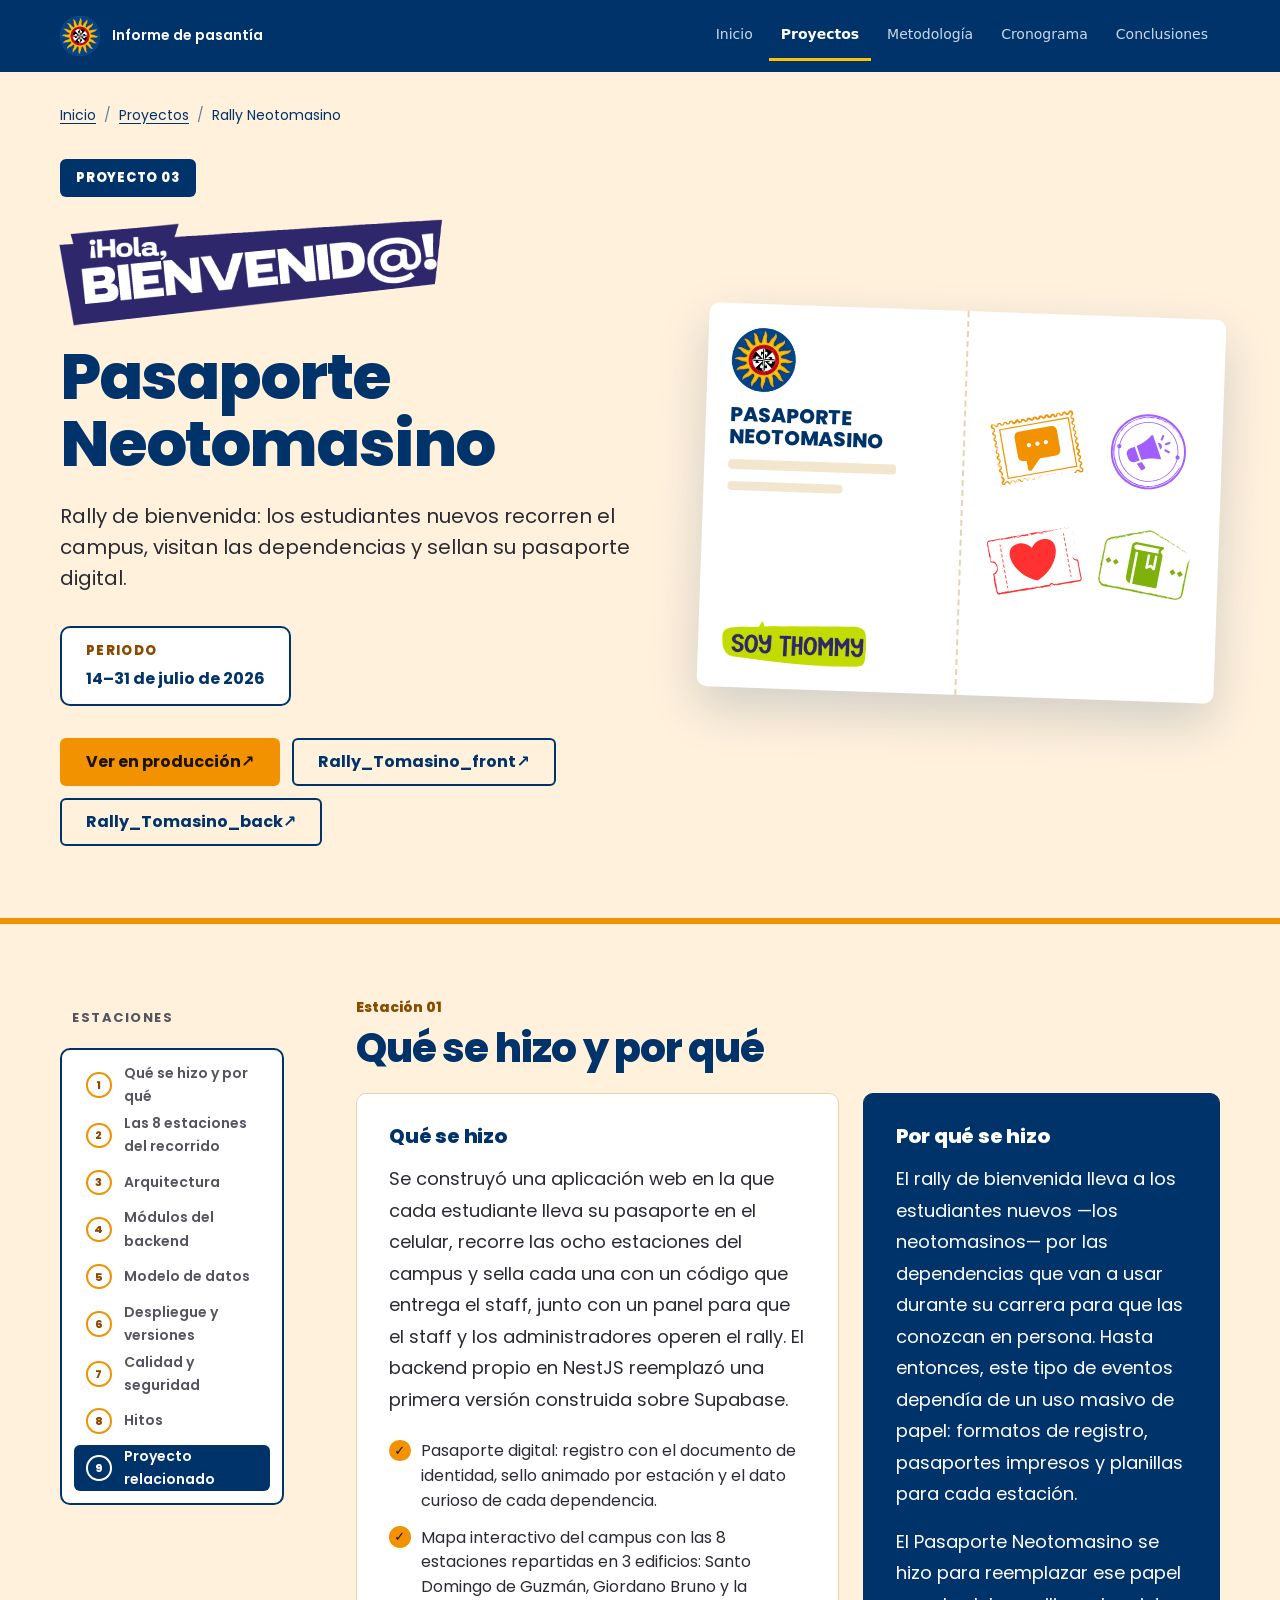
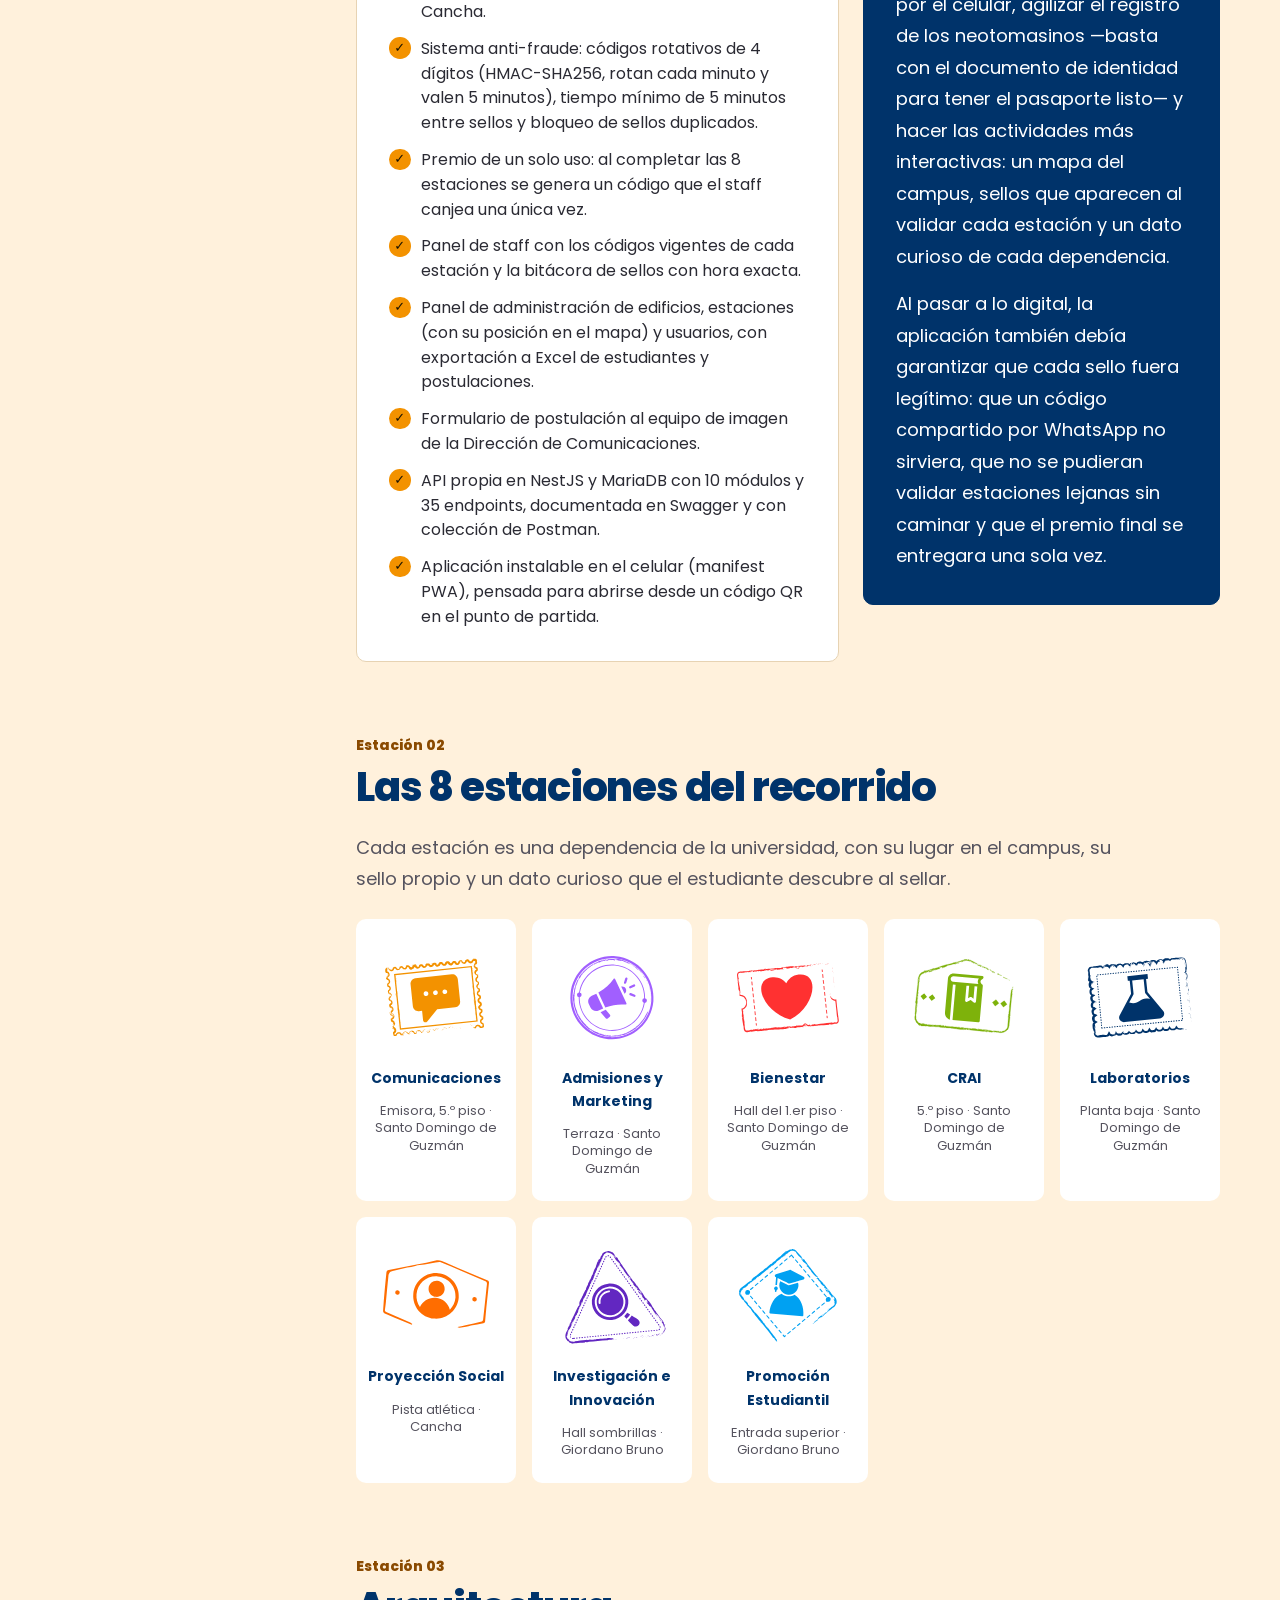
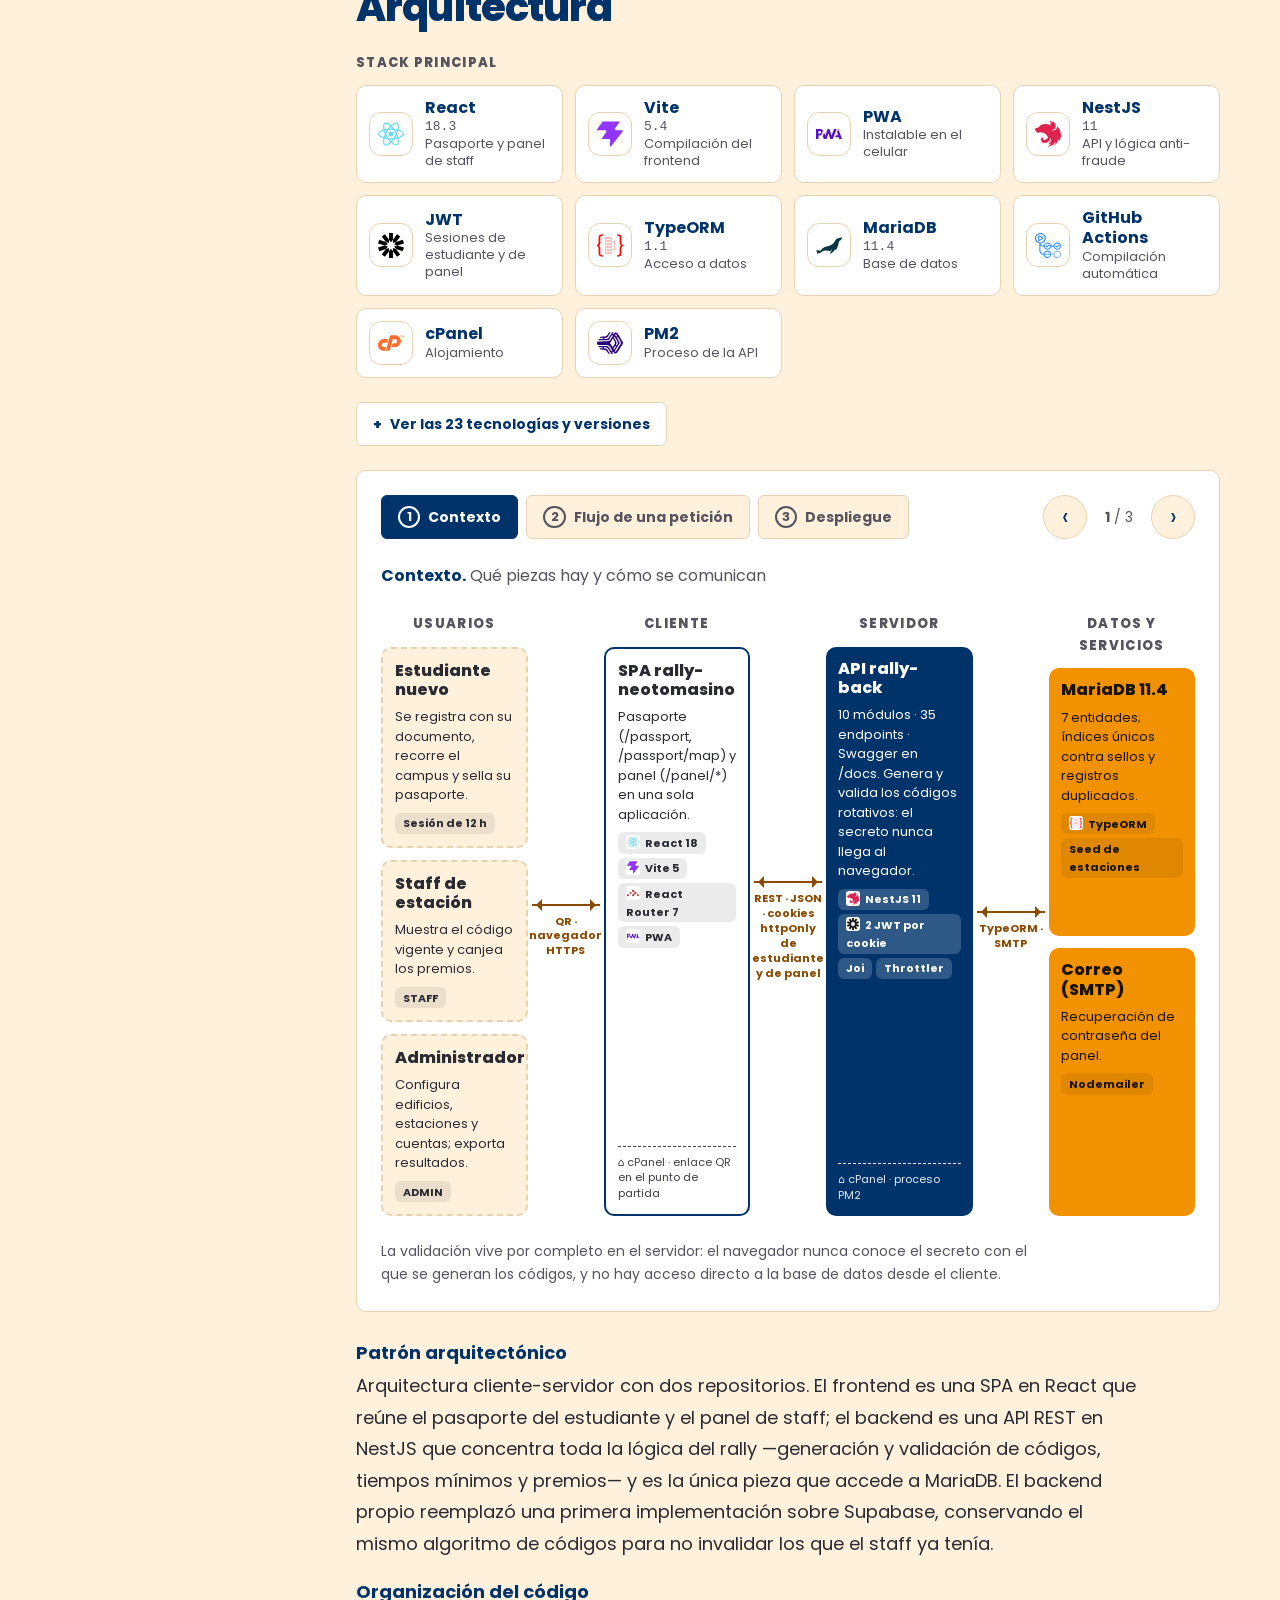
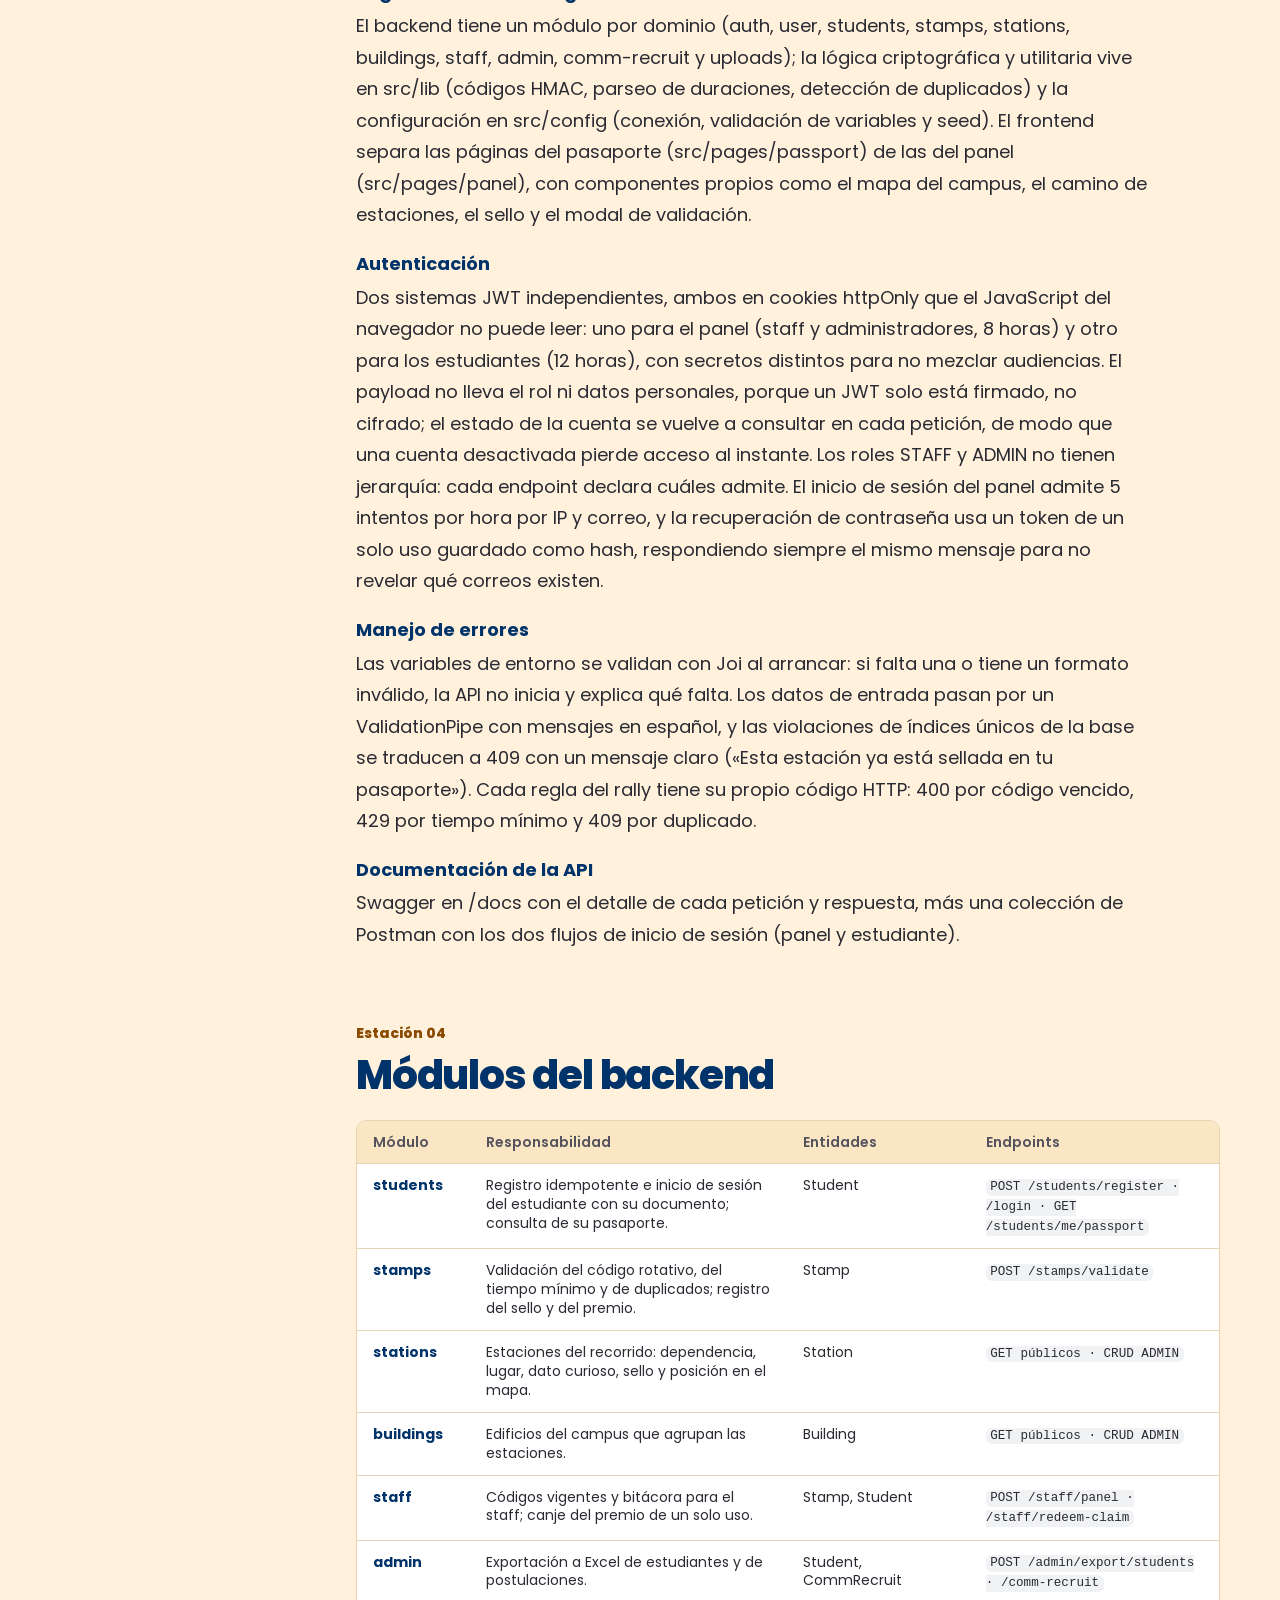
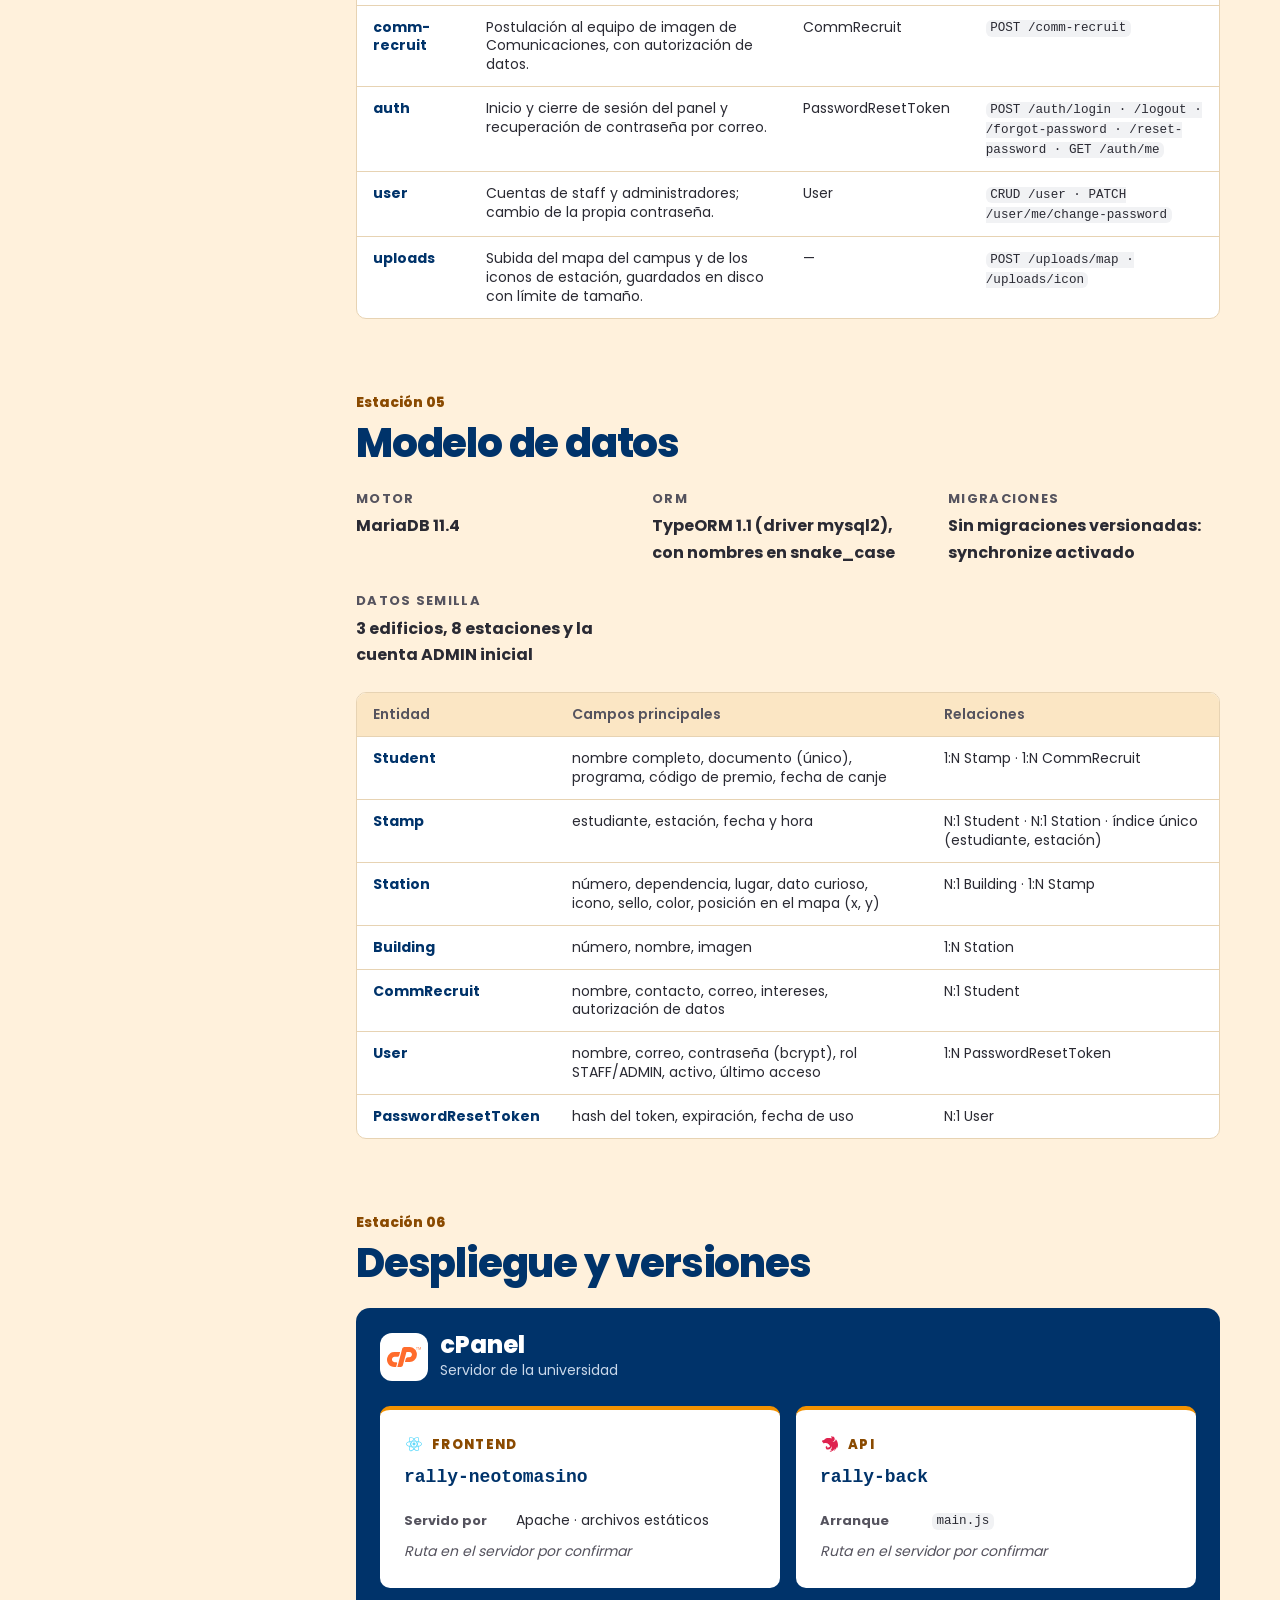
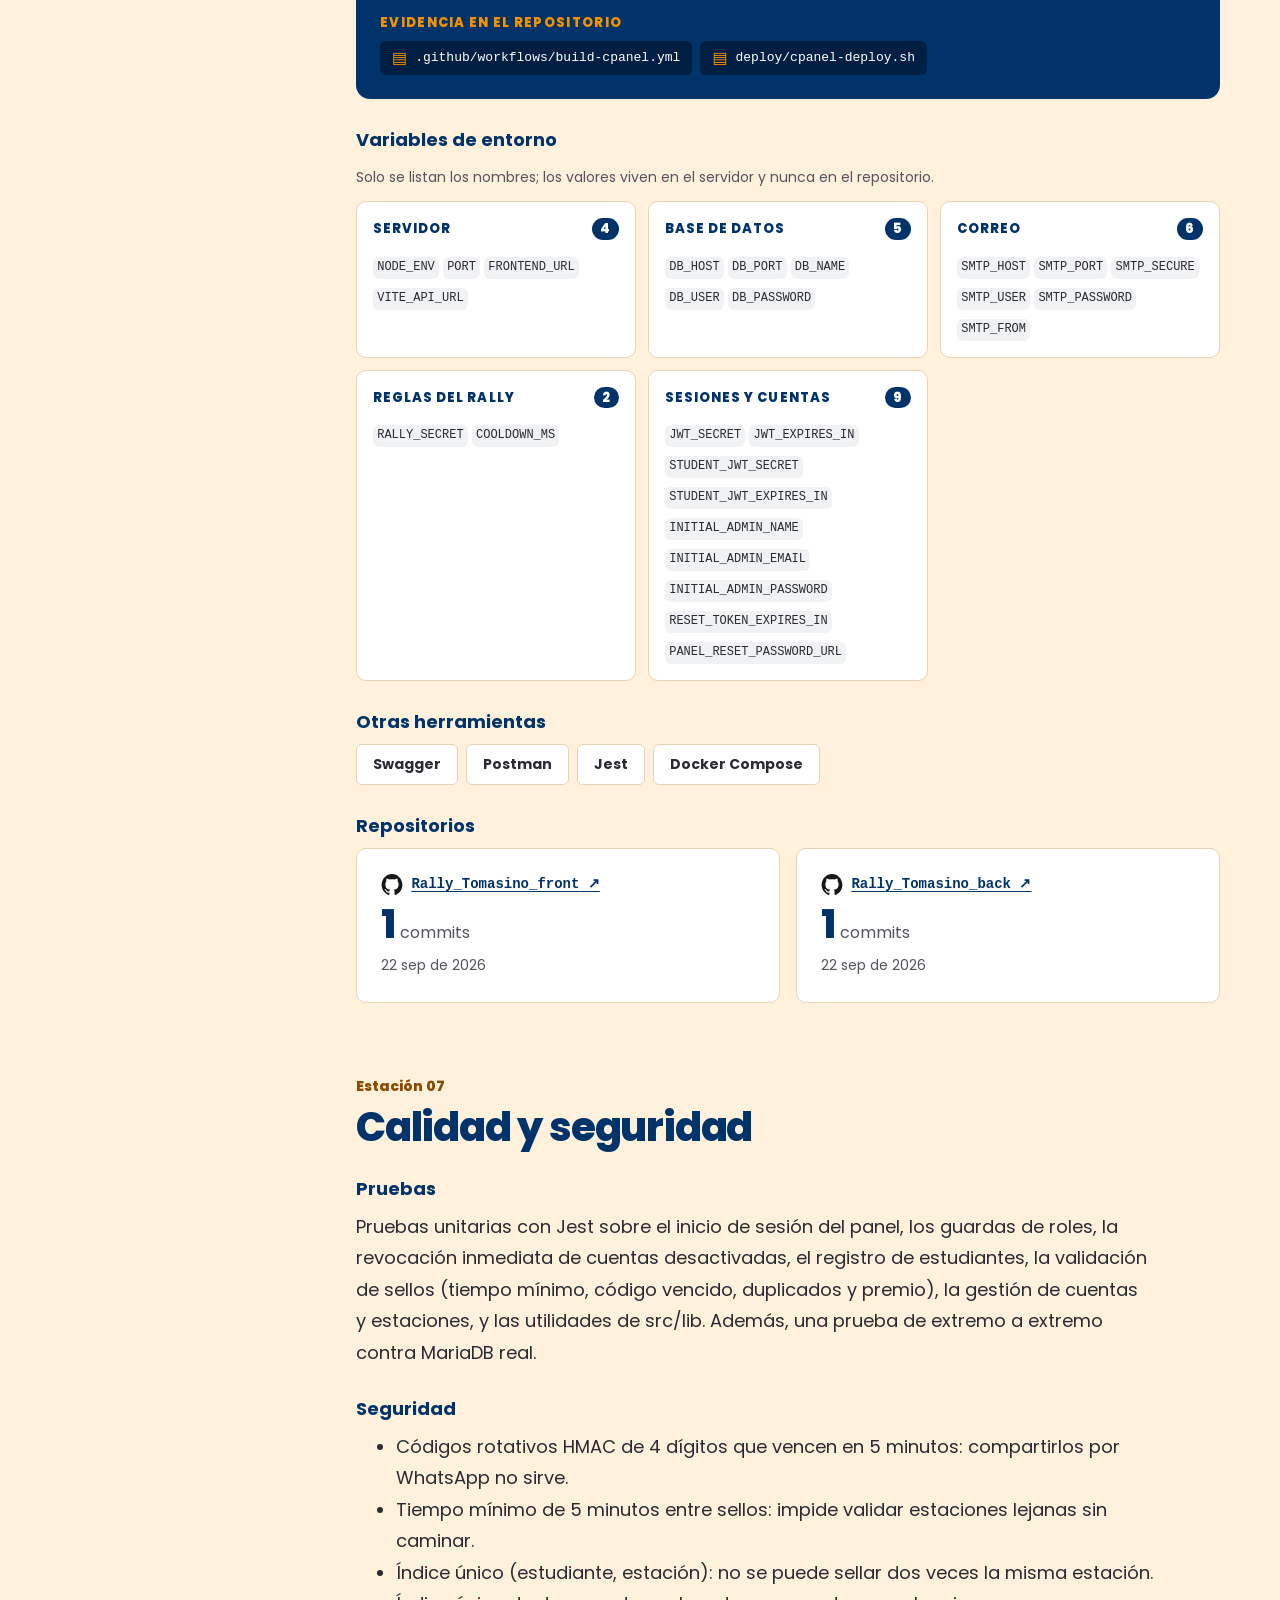
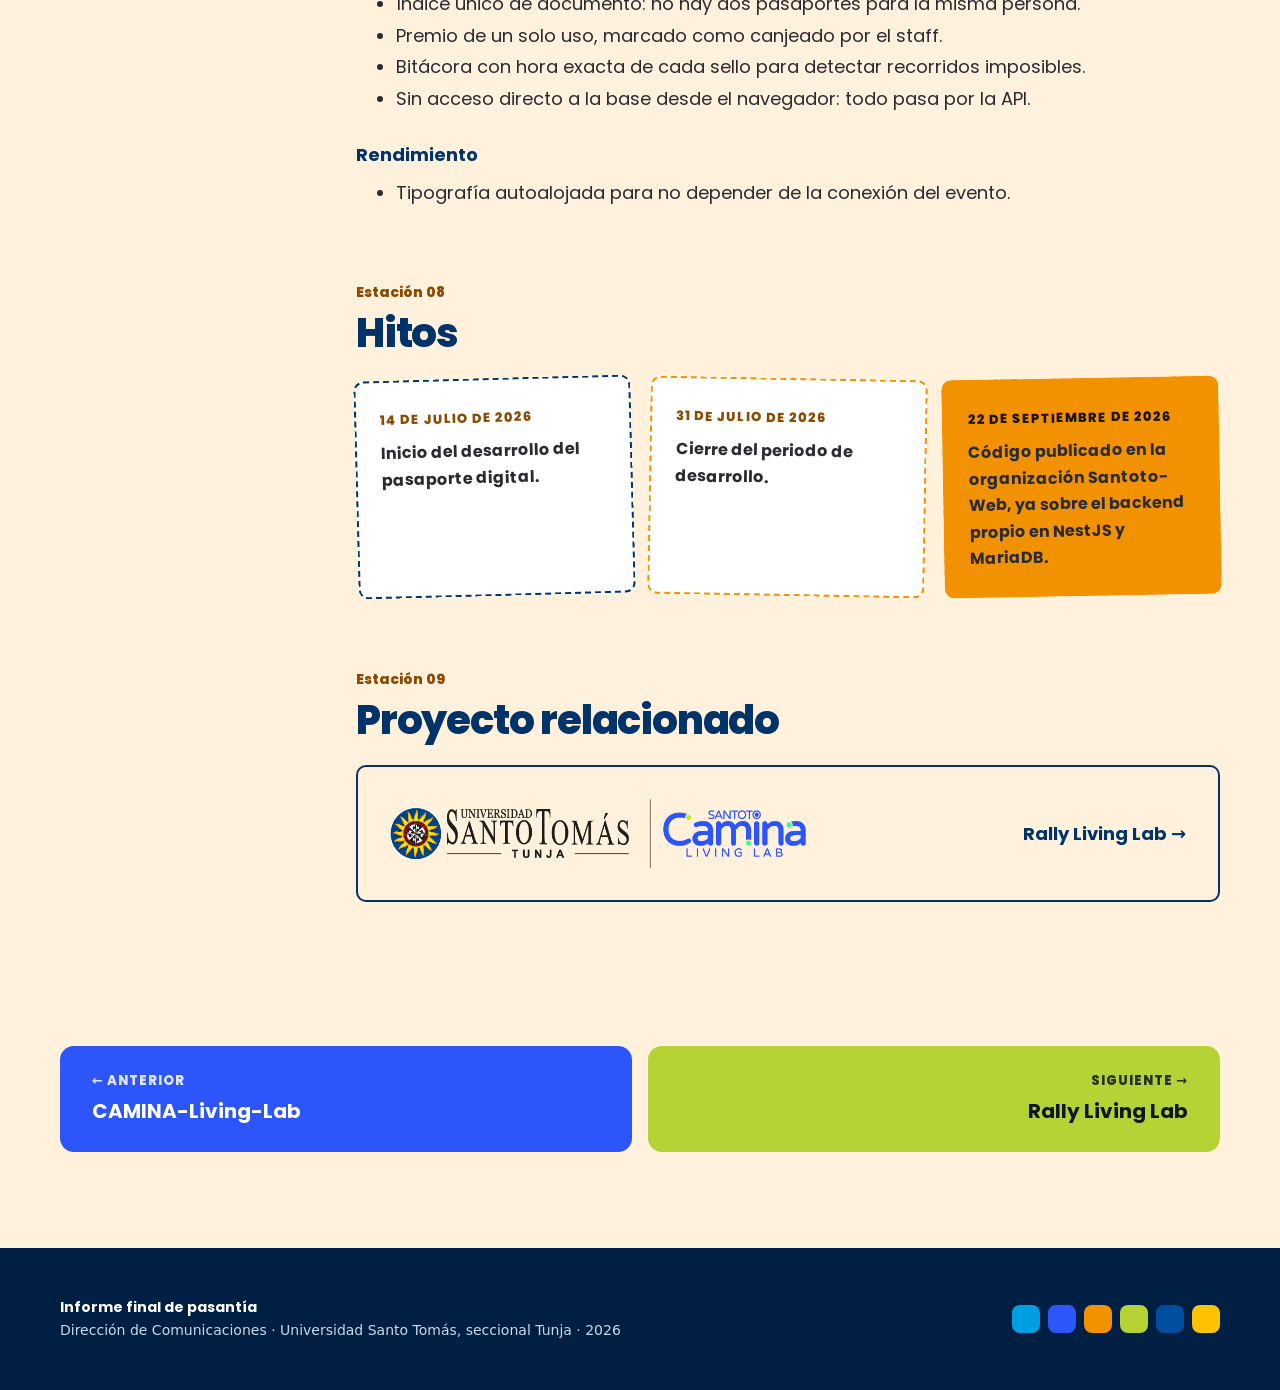
<file: proyectos/rally-neotomasino.html>
<!doctype html>
<html lang="es">
<head>
  <meta charset="utf-8">
  <meta name="viewport" content="width=device-width, initial-scale=1">
  <title>Rally Neotomasino · Informe de pasantía</title>
  <meta name="description" content="Ficha del proyecto Rally Neotomasino: propósito, arquitectura, tecnologías, control de versiones y despliegue.">
  <link rel="icon" href="../assets/img/marcas/usta-escudo.webp" type="image/webp">
  <link rel="stylesheet" href="../assets/css/estilos.css">
  <link rel="stylesheet" href="../assets/css/temas/neotomasino.css">
  <script>document.documentElement.className += ' js';</script>
</head>
<body class="tema-neotomasino" data-pagina="proyecto" data-seccion="proyectos" data-raiz="../">
  <a class="salto" href="#contenido">Saltar al contenido</a>

  <header class="barra">
    <div class="barra__interior">
      <a class="marca" href="../index.html">
        <img src="../assets/img/marcas/usta-escudo.webp" alt="Escudo de la Universidad Santo Tomás">
        <span>Informe de pasantía</span>
      </a>
      <button class="menu-boton" type="button" aria-expanded="false" aria-controls="menu-principal">
        <span class="menu-boton__icono" aria-hidden="true"></span>Menú
      </button>
      <nav id="menu-principal" class="menu" aria-label="Principal">
        <ul>
          <li><a href="../index.html" data-seccion="inicio">Inicio</a></li>
          <li><a href="../index.html#proyectos" data-seccion="proyectos">Proyectos</a></li>
          <li><a href="../metodologia.html" data-seccion="metodologia">Metodología</a></li>
          <li><a href="../cronograma.html" data-seccion="cronograma">Cronograma</a></li>
          <li><a href="../conclusiones.html" data-seccion="conclusiones">Conclusiones</a></li>
        </ul>
      </nav>
    </div>
  </header>

  <main id="contenido" class="ficha" tabindex="-1">
    <noscript><div class="contenedor"><p class="aviso">Este informe usa JavaScript para mostrar los datos. Actívalo para ver el contenido completo.</p></div></noscript>
    <article id="proyecto"></article>
    <div class="contenedor">
      <nav class="paginador" id="paginador" aria-label="Otros proyectos"></nav>
    </div>
  </main>

  <footer class="pie">
    <div class="pie__interior">
      <p><strong>Informe final de pasantía</strong><br>Dirección de Comunicaciones · Universidad Santo Tomás, seccional Tunja · 2026</p>
      <div class="pie__paleta" aria-hidden="true">
        <span style="background:#009fe3"></span><span style="background:#2c56fc"></span><span style="background:#f39200"></span><span style="background:#b5d334"></span><span style="background:#004f9f"></span><span style="background:#fdc300"></span>
      </div>
    </div>
  </footer>

  <script src="../data/general.js"></script>
  <script src="../data/proyectos.js"></script>
  <script src="../data/cronograma.js"></script>
  <script src="../assets/js/app.js"></script>
  <script>
    const ID_PROYECTO = "rally-neotomasino";
    App.montarProyecto(ID_PROYECTO);
  </script>
</body>
</html>
</file>
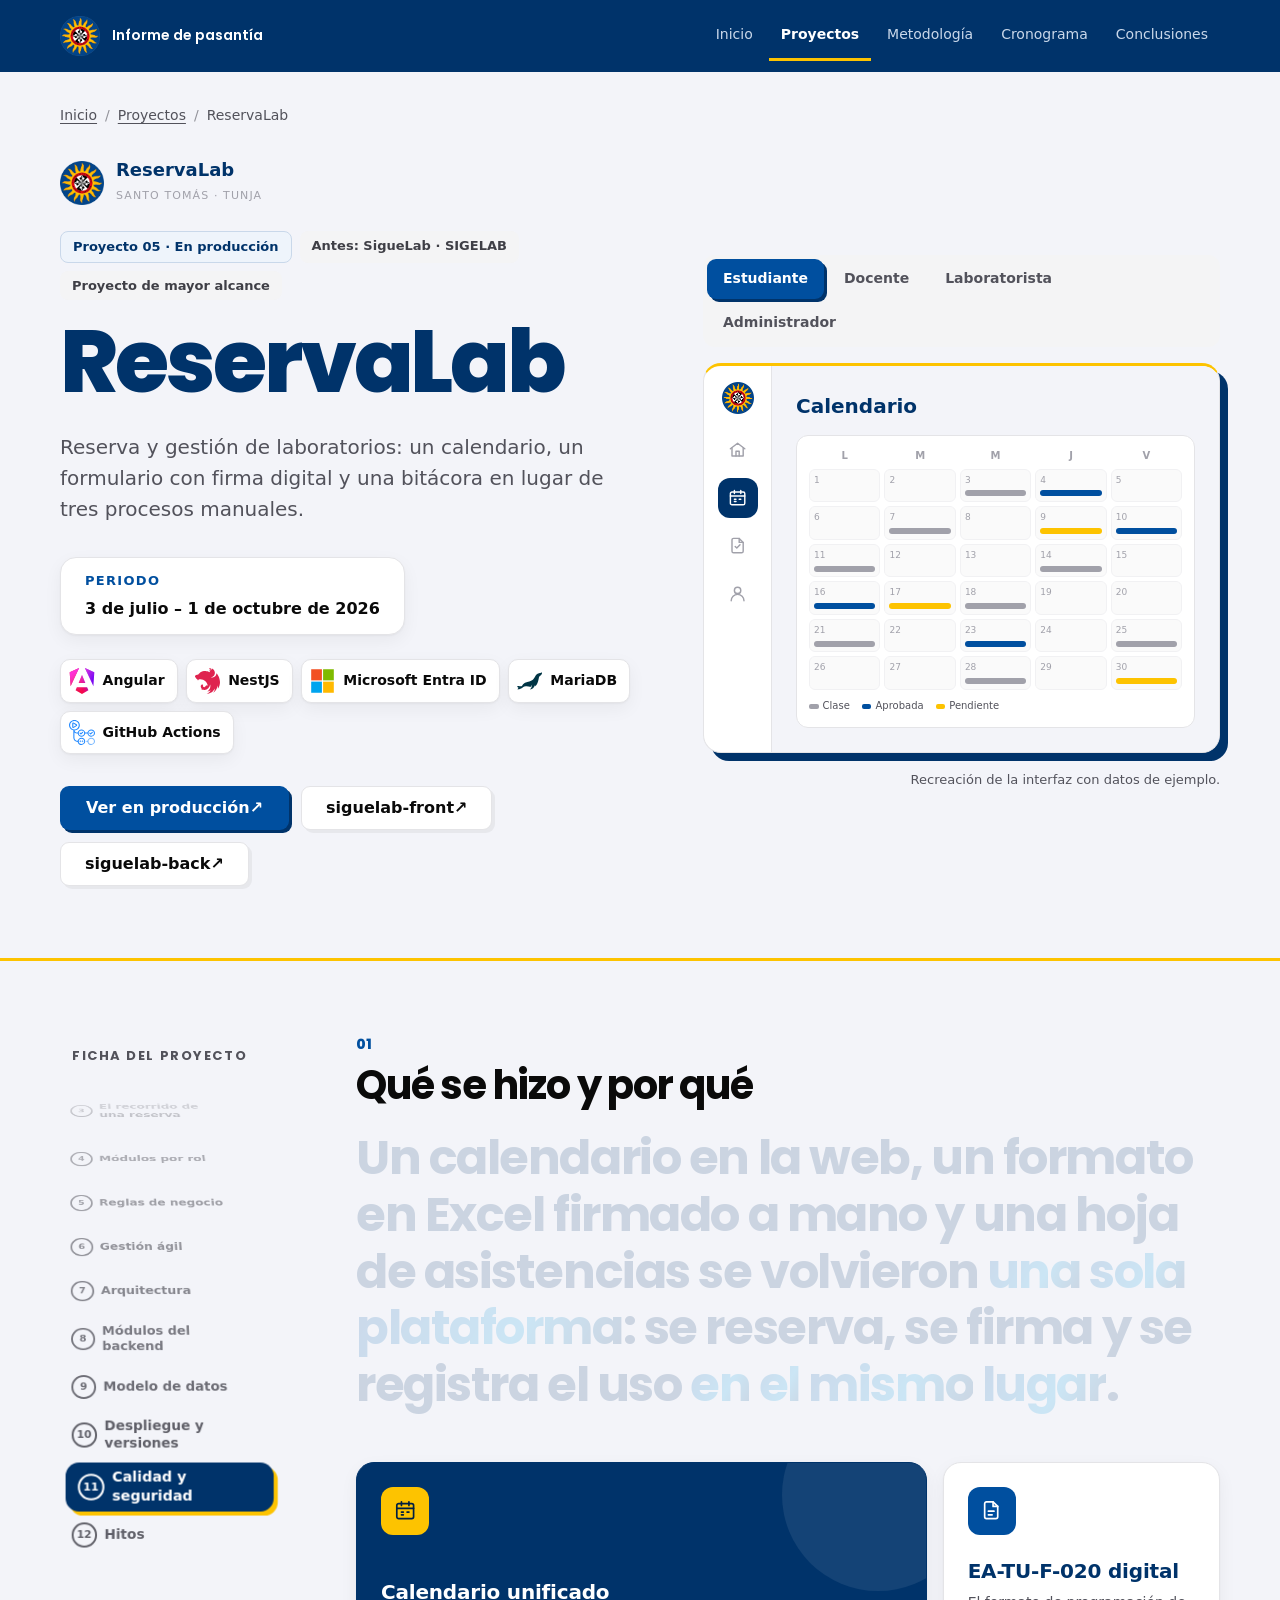
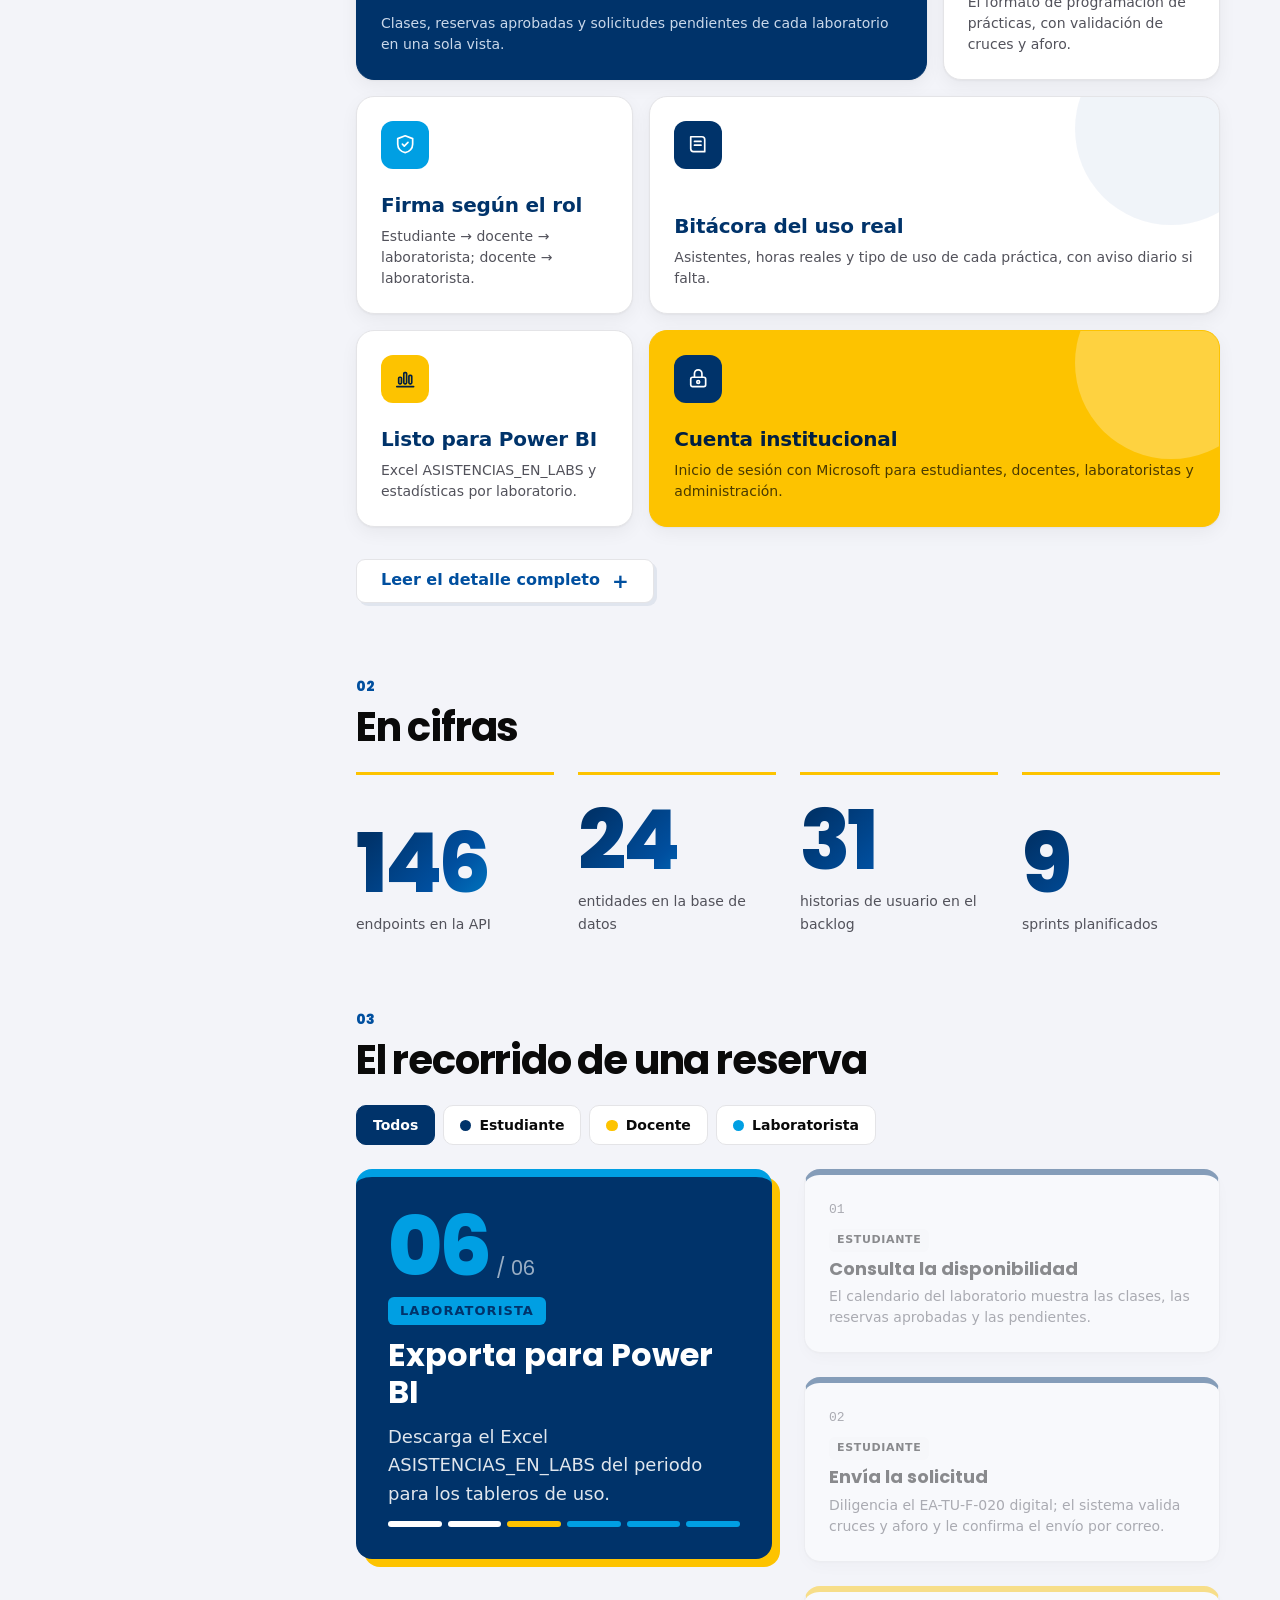
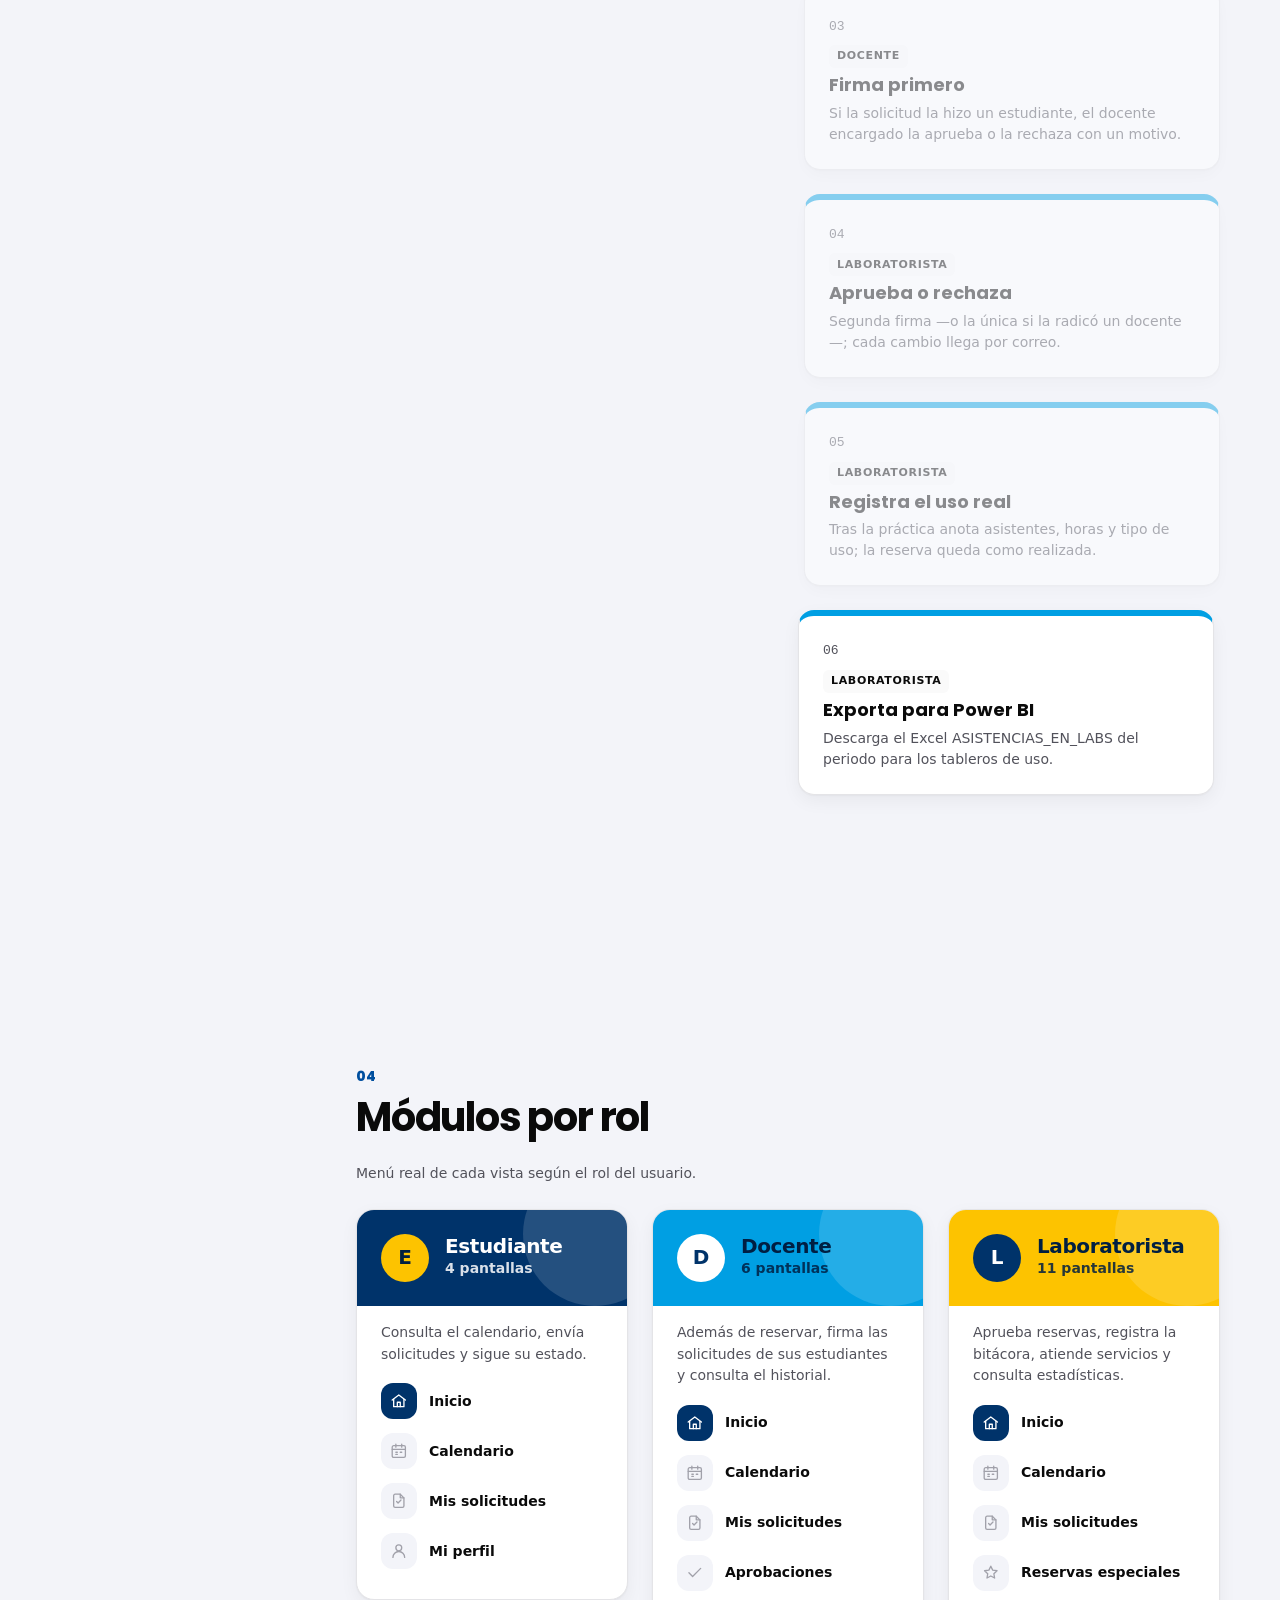
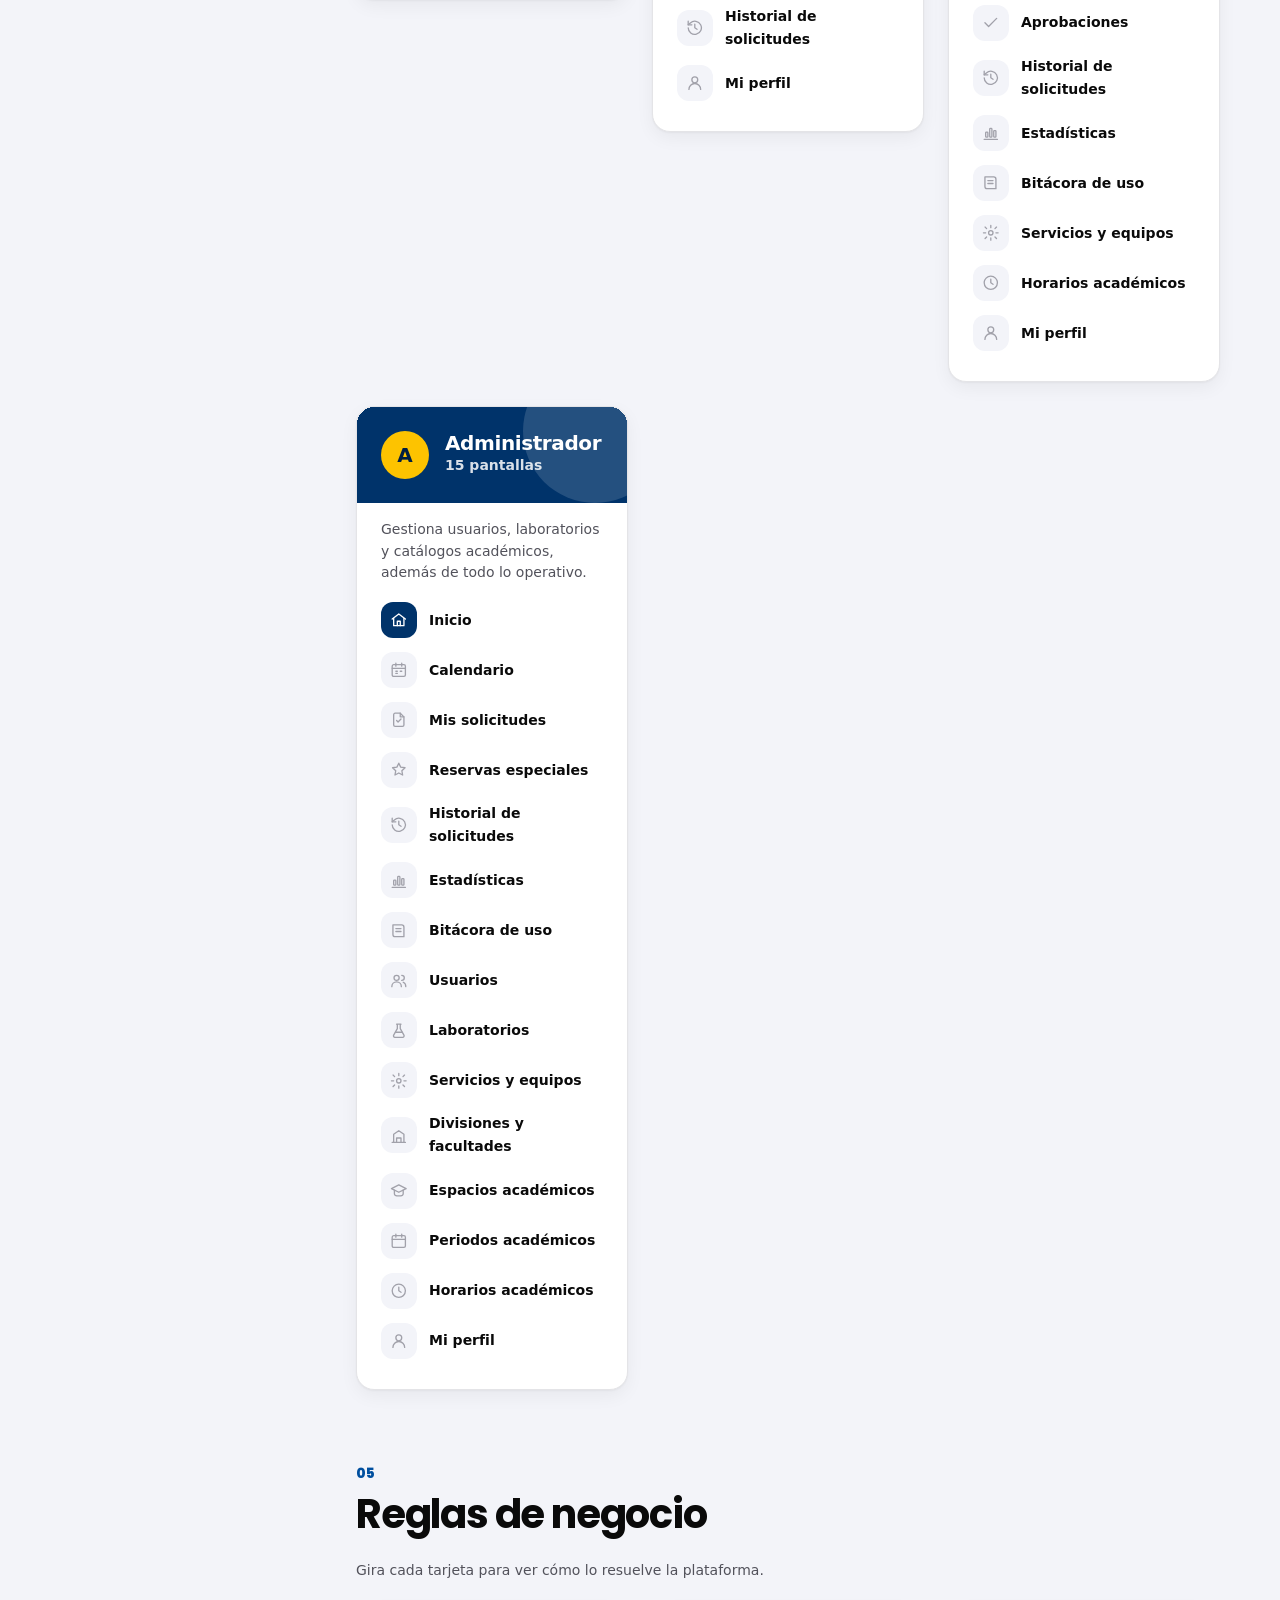
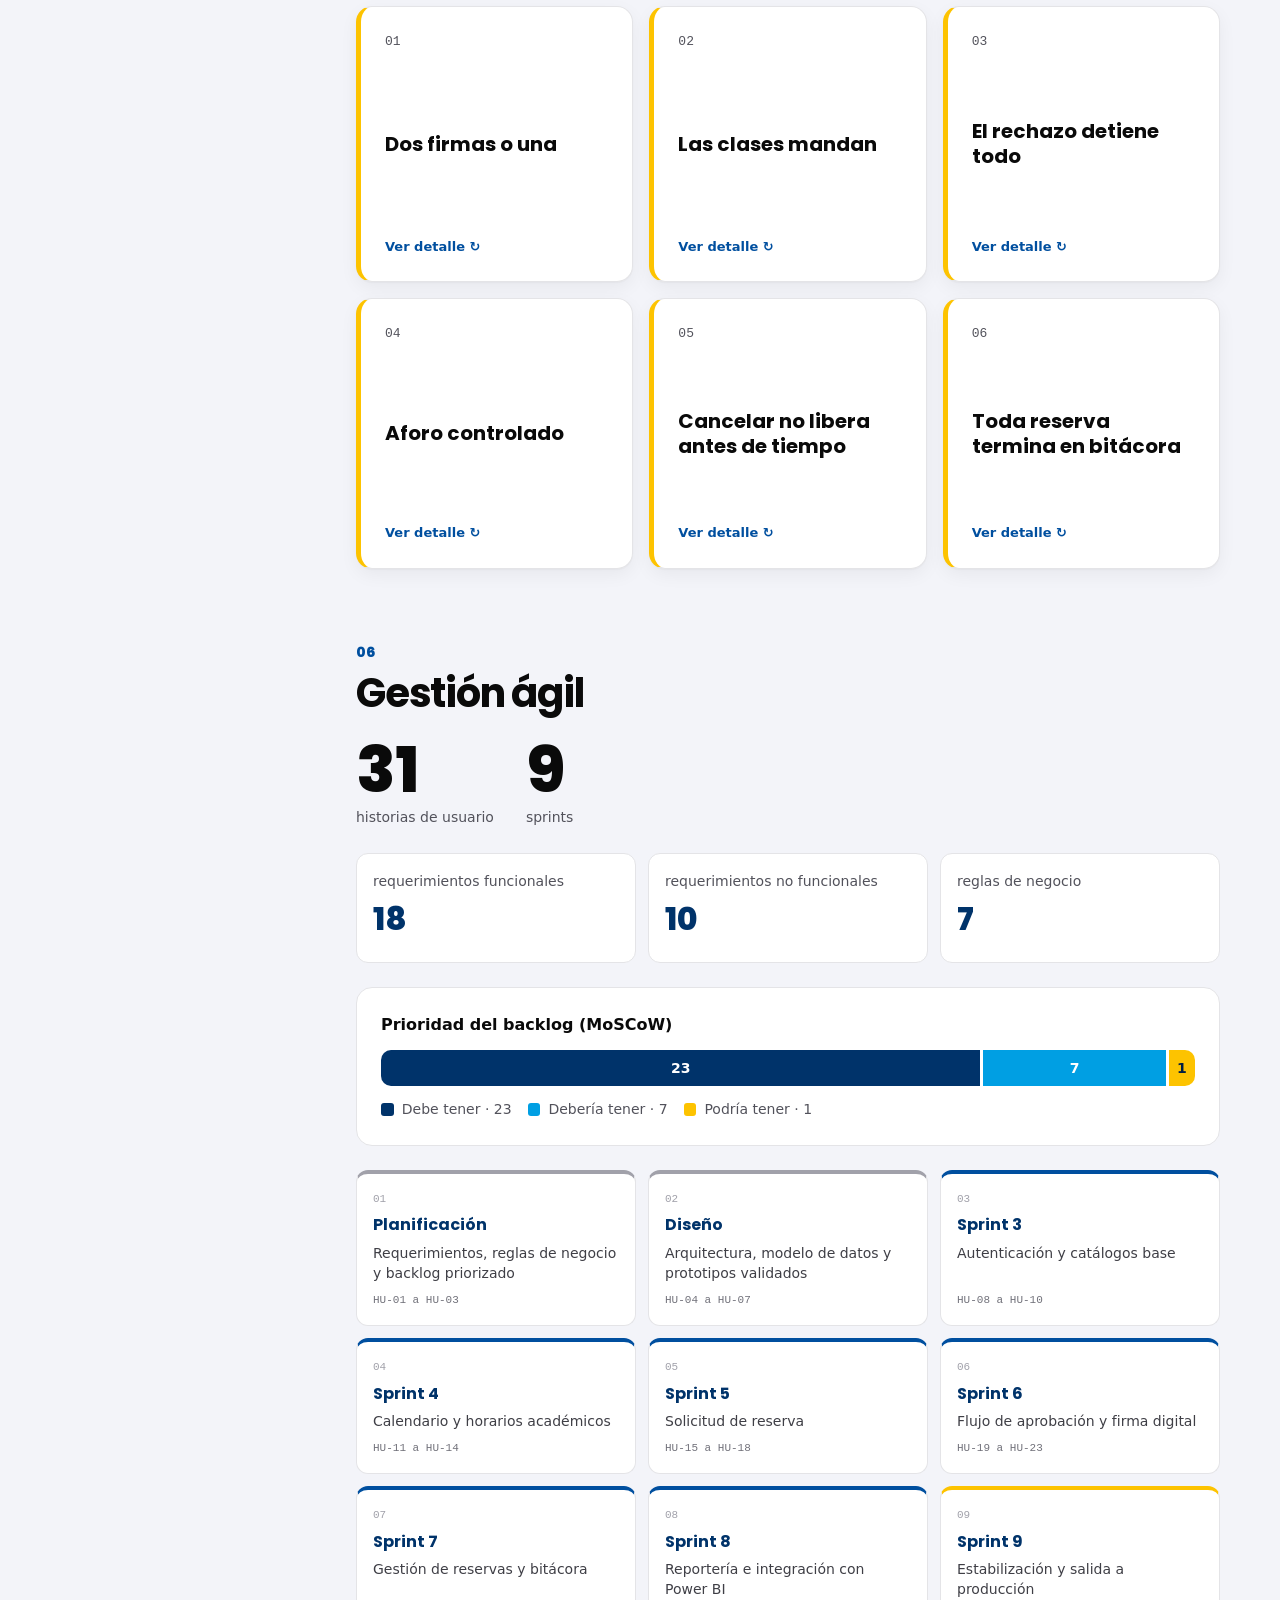
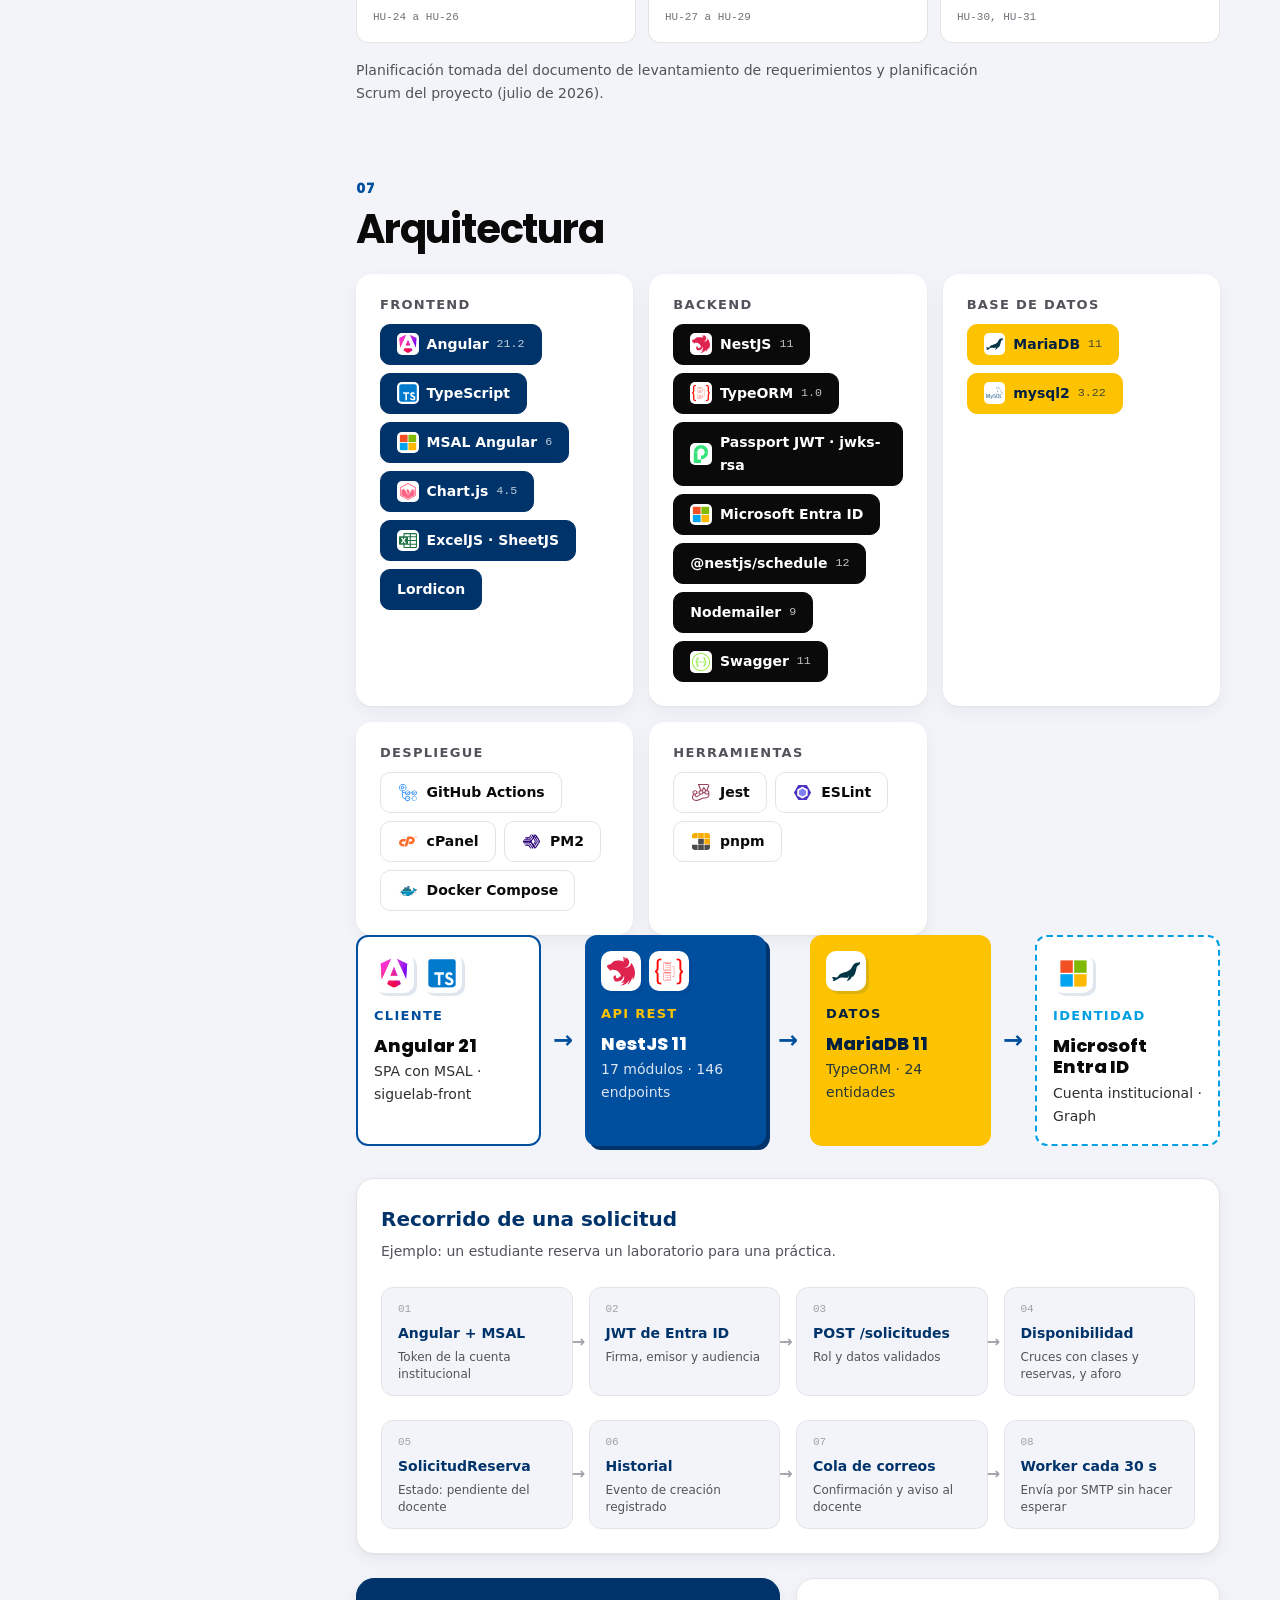
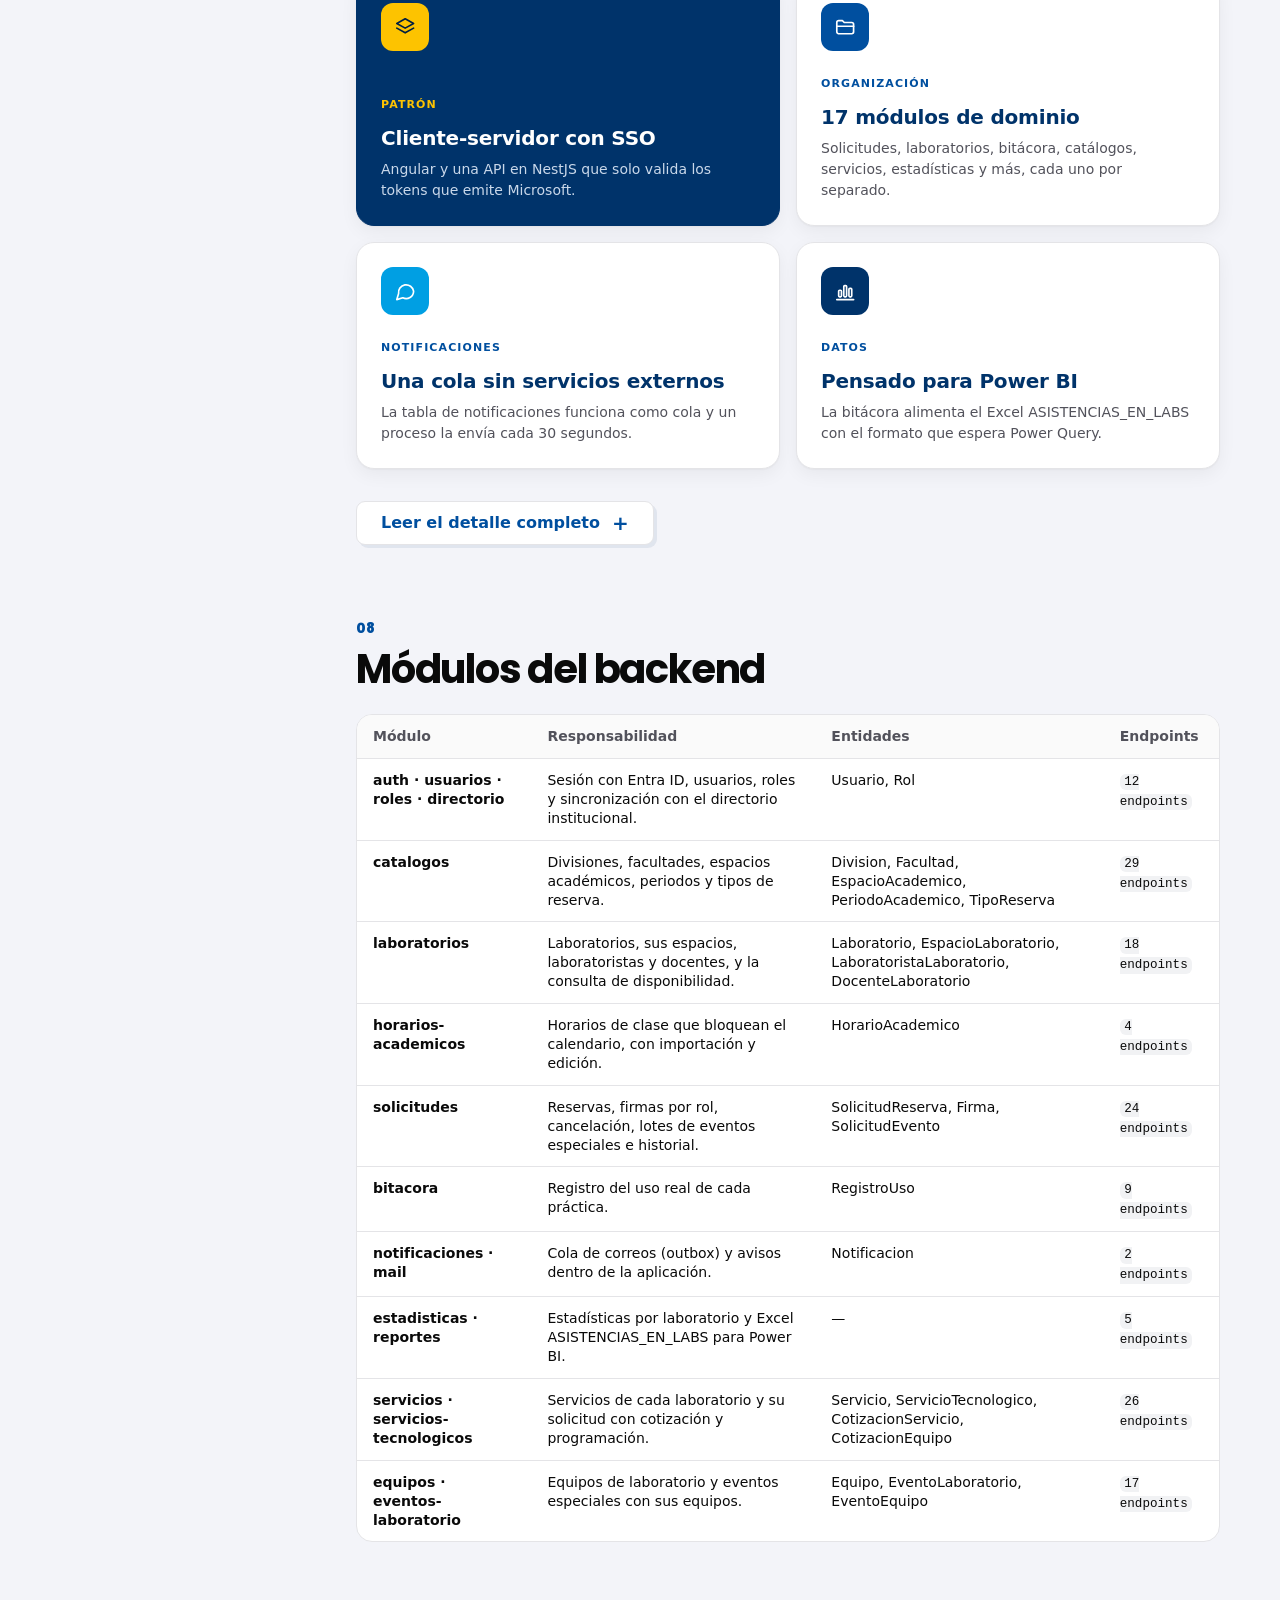
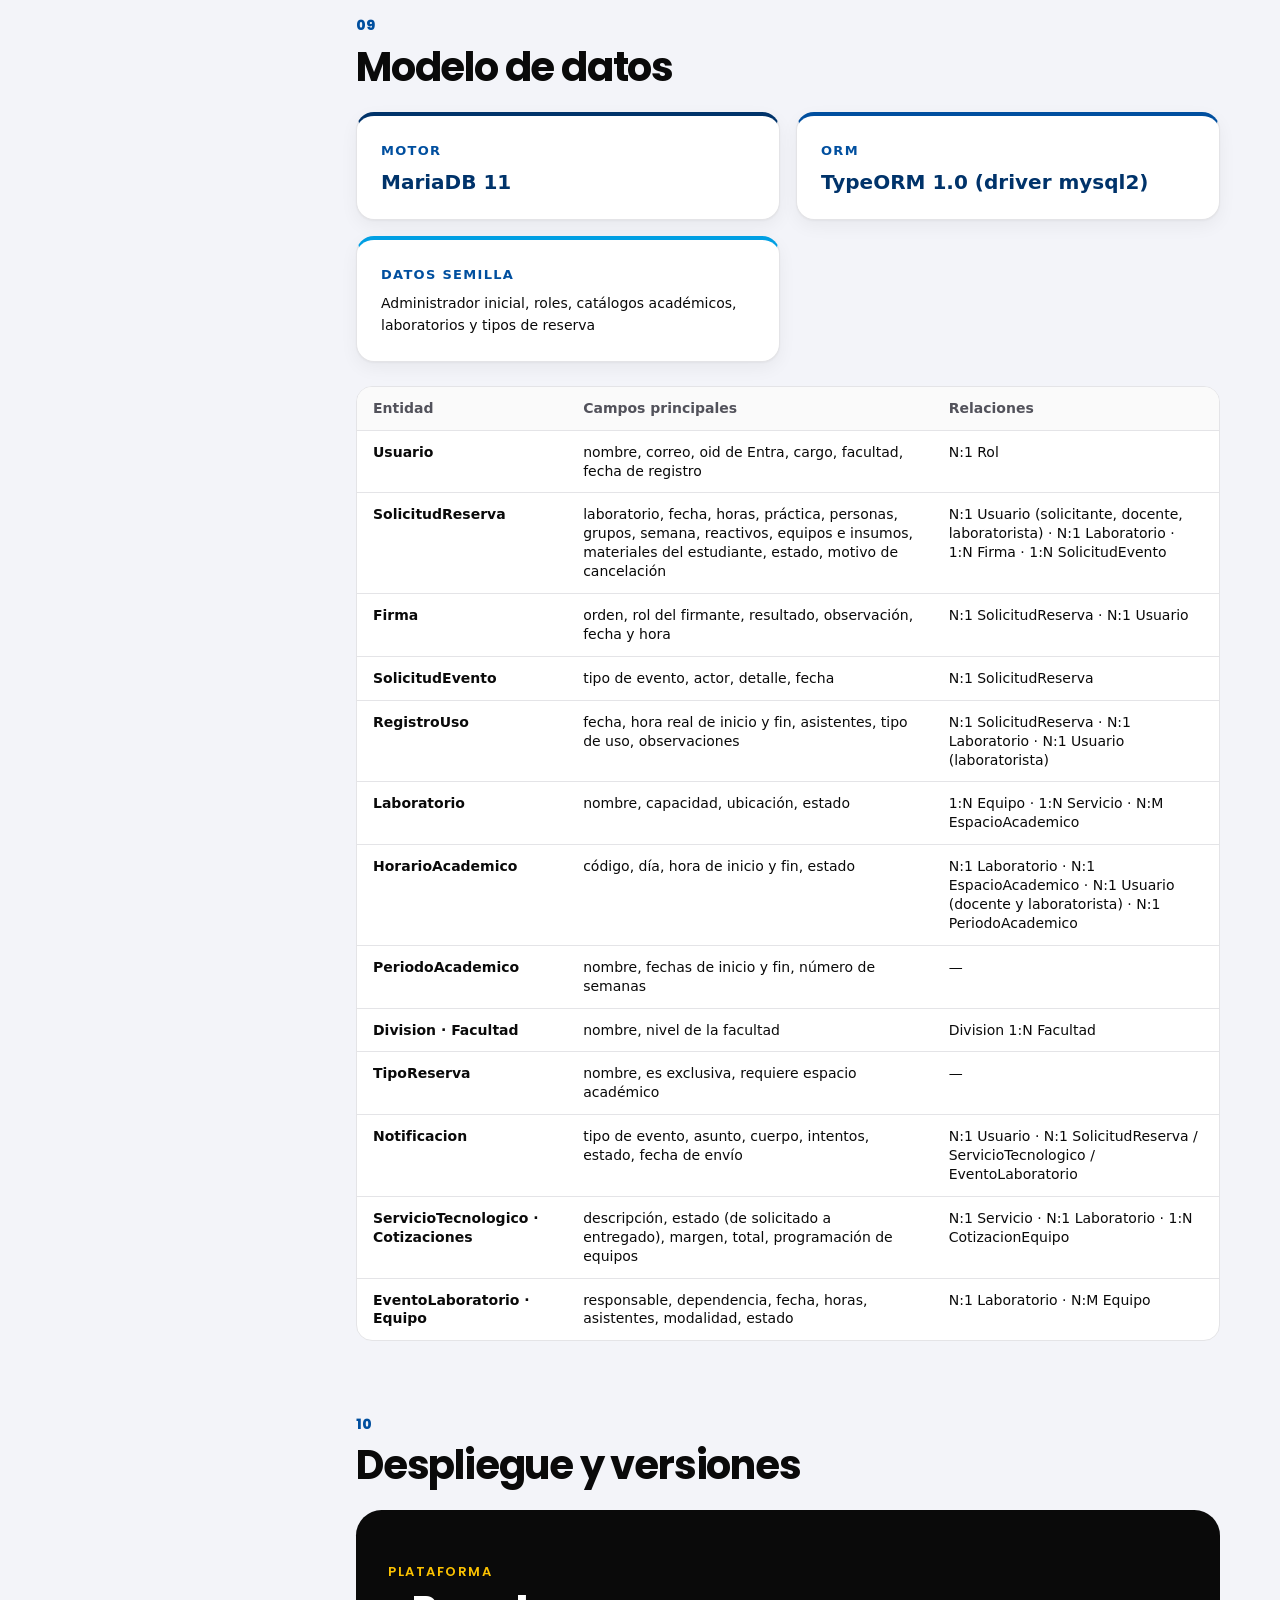
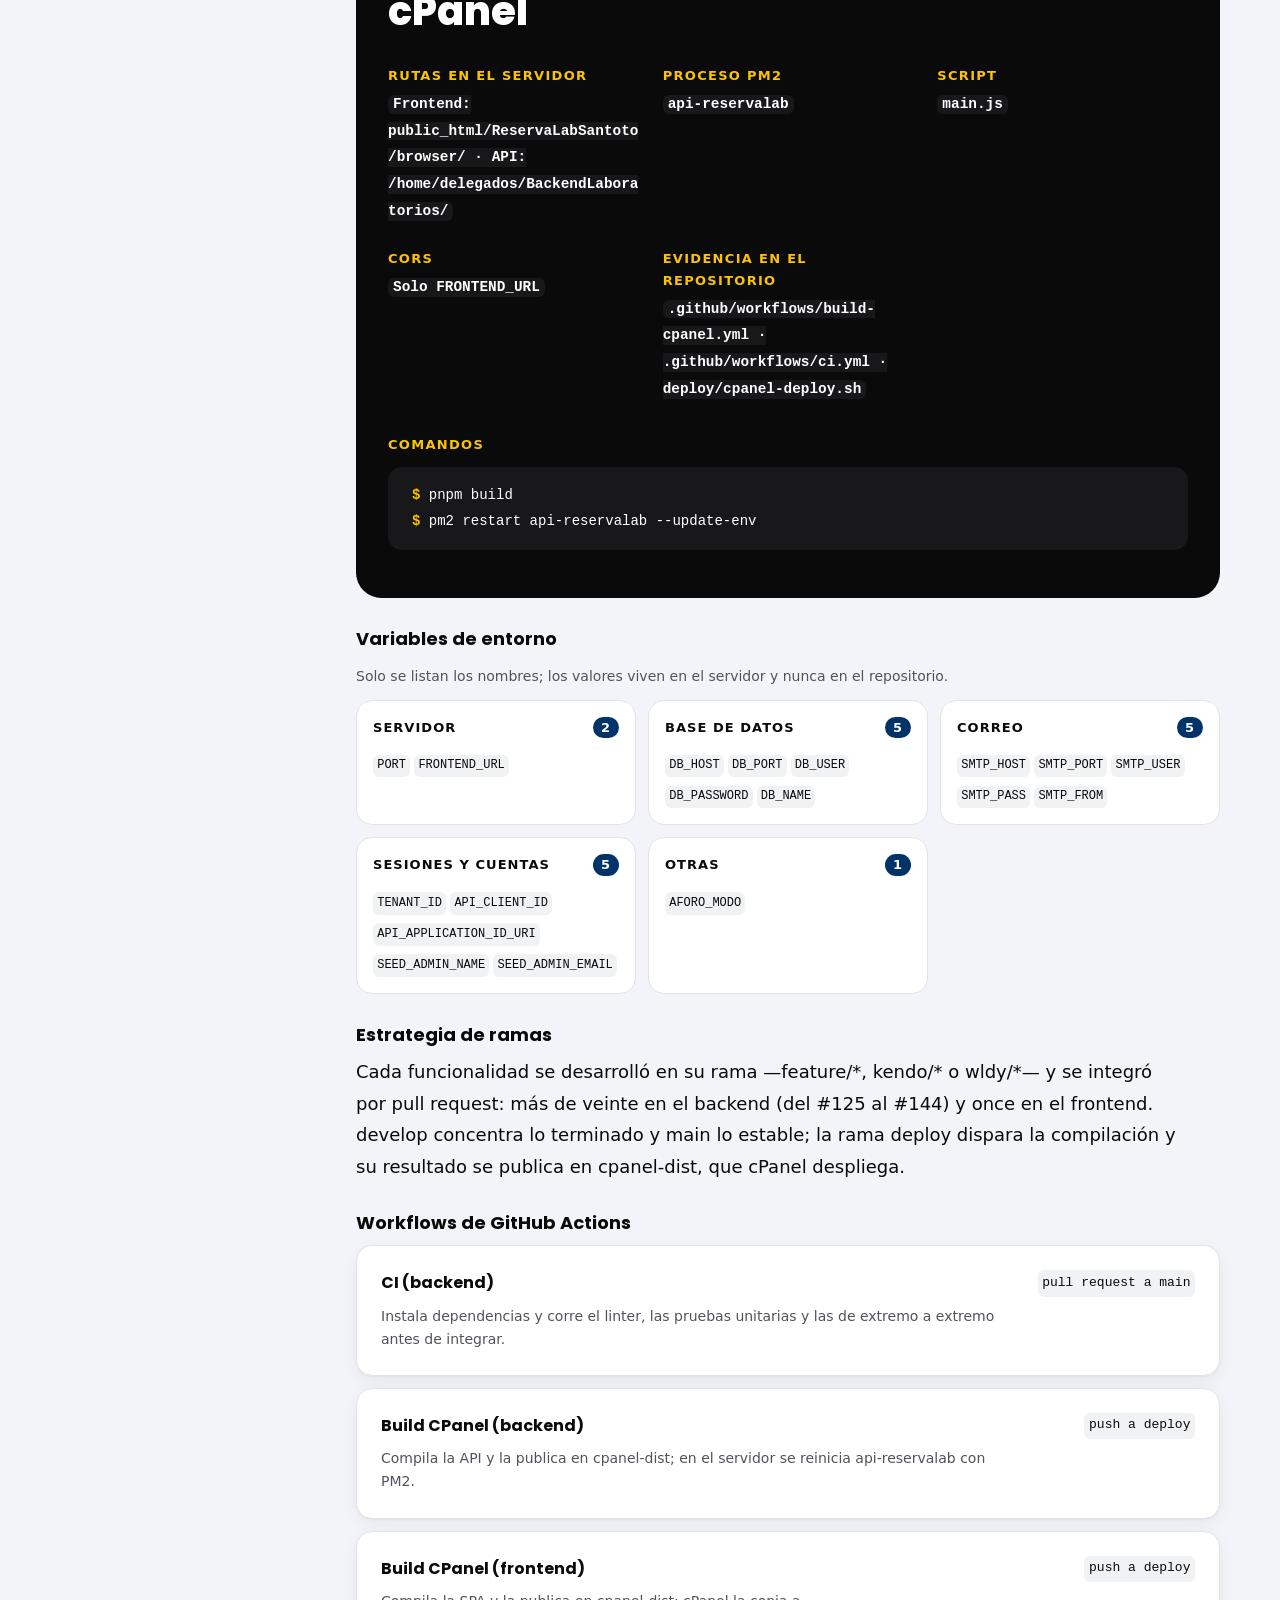
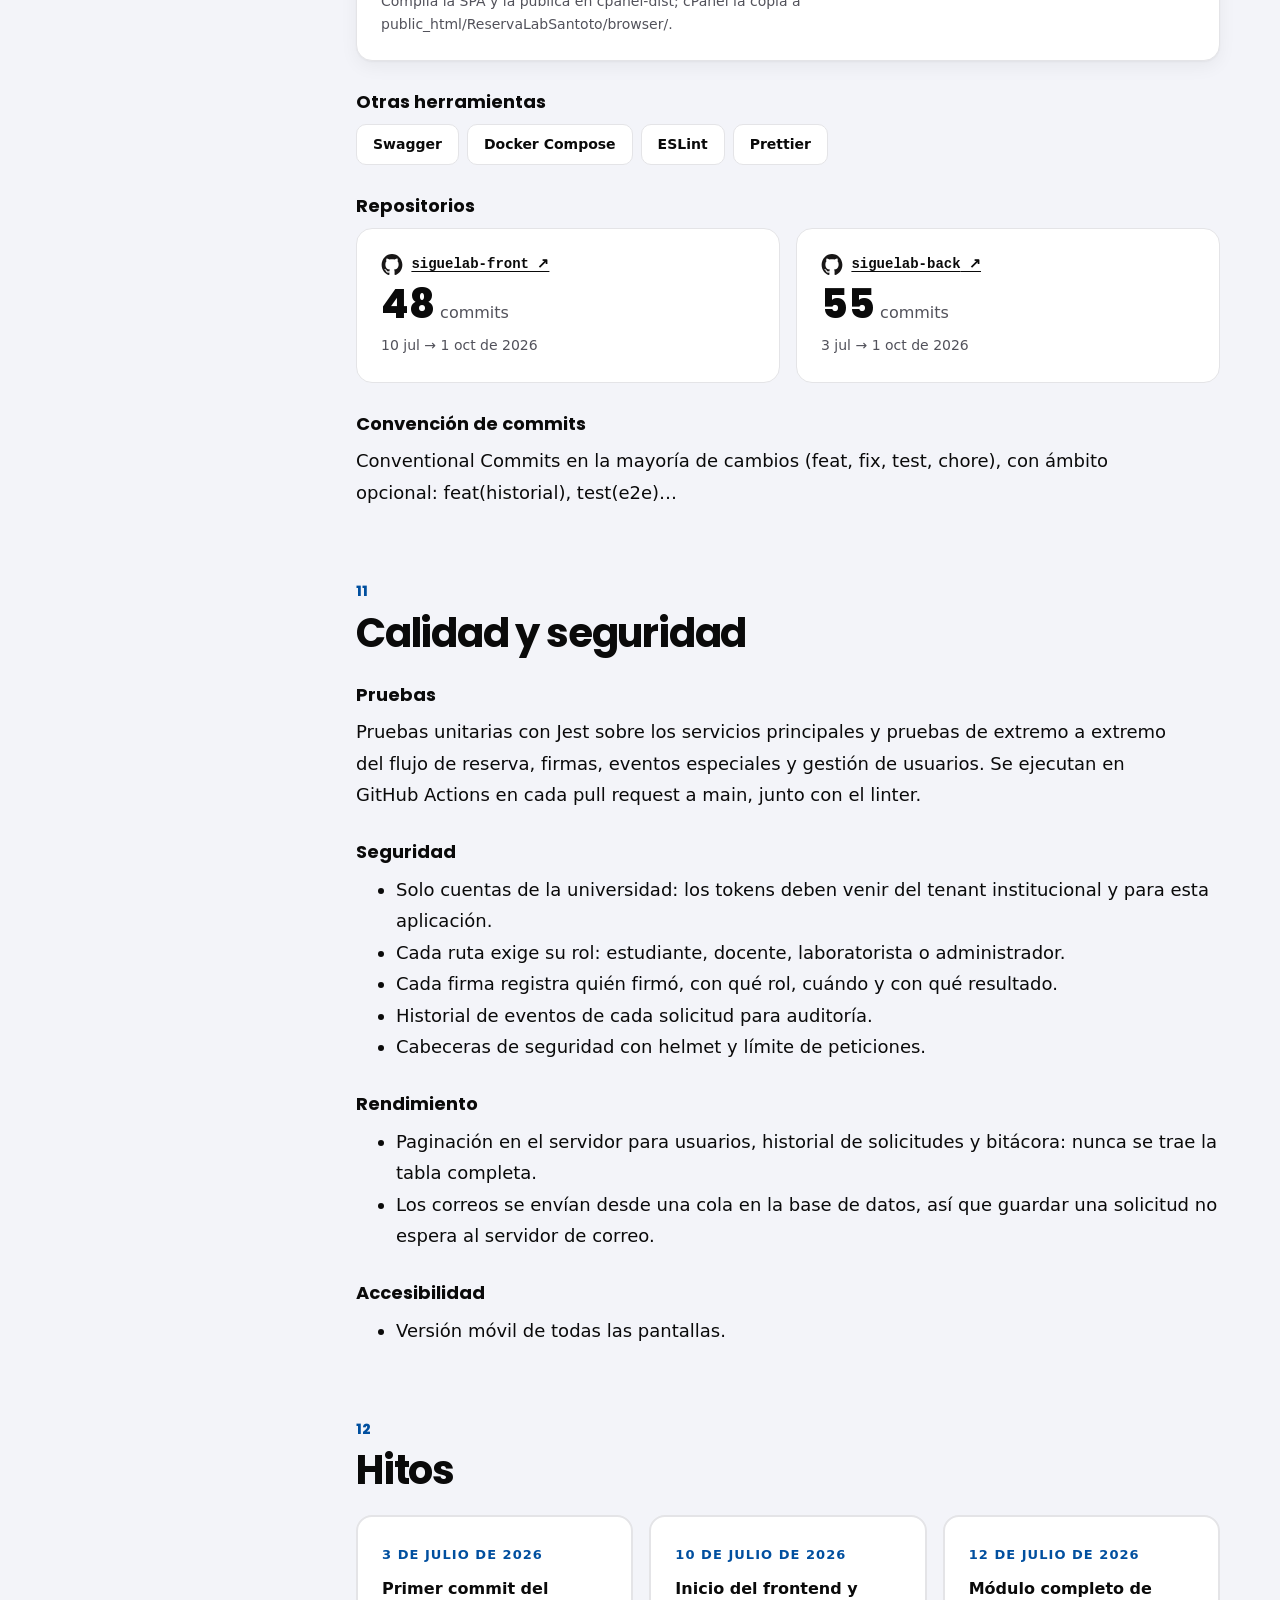
<file: proyectos/reservalab.html>
<!doctype html>
<html lang="es">
<head>
  <meta charset="utf-8">
  <meta name="viewport" content="width=device-width, initial-scale=1">
  <title>ReservaLab · Informe de pasantía</title>
  <meta name="description" content="Ficha del proyecto ReservaLab: propósito, arquitectura, tecnologías, control de versiones y despliegue.">
  <link rel="icon" href="../assets/img/marcas/usta-escudo.webp" type="image/webp">
  <link rel="stylesheet" href="../assets/css/estilos.css">
  <link rel="stylesheet" href="../assets/css/ficha-viva.css">
  <link rel="stylesheet" href="../assets/css/temas/reservalab.css">
  <script>document.documentElement.className += ' js';</script>
</head>
<body class="tema-reservalab ficha-viva" data-pagina="proyecto" data-seccion="proyectos" data-raiz="../">
  <a class="salto" href="#contenido">Saltar al contenido</a>

  <header class="barra">
    <div class="barra__interior">
      <a class="marca" href="../index.html">
        <img src="../assets/img/marcas/usta-escudo.webp" alt="Escudo de la Universidad Santo Tomás">
        <span>Informe de pasantía</span>
      </a>
      <button class="menu-boton" type="button" aria-expanded="false" aria-controls="menu-principal">
        <span class="menu-boton__icono" aria-hidden="true"></span>Menú
      </button>
      <nav id="menu-principal" class="menu" aria-label="Principal">
        <ul>
          <li><a href="../index.html" data-seccion="inicio">Inicio</a></li>
          <li><a href="../index.html#proyectos" data-seccion="proyectos">Proyectos</a></li>
          <li><a href="../metodologia.html" data-seccion="metodologia">Metodología</a></li>
          <li><a href="../cronograma.html" data-seccion="cronograma">Cronograma</a></li>
          <li><a href="../conclusiones.html" data-seccion="conclusiones">Conclusiones</a></li>
        </ul>
      </nav>
    </div>
  </header>

  <main id="contenido" class="ficha" tabindex="-1">
    <noscript><div class="contenedor"><p class="aviso">Este informe usa JavaScript para mostrar los datos. Actívalo para ver el contenido completo.</p></div></noscript>
    <article id="proyecto"></article>
    <div class="contenedor">
      <nav class="paginador" id="paginador" aria-label="Otros proyectos"></nav>
    </div>
  </main>

  <footer class="pie">
    <div class="pie__interior">
      <p><strong>Informe final de pasantía</strong><br>Dirección de Comunicaciones · Universidad Santo Tomás, seccional Tunja · 2026</p>
      <div class="pie__paleta" aria-hidden="true">
        <span style="background:#009fe3"></span><span style="background:#2c56fc"></span><span style="background:#f39200"></span><span style="background:#b5d334"></span><span style="background:#004f9f"></span><span style="background:#fdc300"></span>
      </div>
    </div>
  </footer>

  <script src="../data/general.js"></script>
  <script src="../data/proyectos.js"></script>
  <script src="../data/cronograma.js"></script>
  <script src="../assets/js/app.js"></script>
  <script>
    const ID_PROYECTO = "reservalab";
    App.montarProyecto(ID_PROYECTO);
  </script>
</body>
</html>
</file>
<file: assets/css/estilos.css>
/* ==========================================================================
   Informe final de pasantía — Hoja de estilos principal
   Universidad Santo Tomás, seccional Tunja · Dirección de Comunicaciones

   El informe tiene un marco común con la paleta institucional USTA y, dentro
   de él, cada ficha de proyecto adopta la identidad visual del producto que
   documenta. Las fichas usan las variables --p-* definidas aquí con valores
   institucionales por defecto; cada tema las redefine en assets/css/temas/.

   1. Fuentes autoalojadas
   2. Tokens
   3. Base y utilidades
   4. Barra de navegación y pie
   5. Páginas generales (cabeceras, secciones, prosa)
   6. Inicio: portada, cifras, mosaico de proyectos
   7. Cronograma
   8. Fichas de proyecto: estructura e índice
   9. Fichas de proyecto: componentes
   10. Impresión
   ========================================================================== */


/* 1. Fuentes autoalojadas (OFL) ------------------------------------------- */

@font-face { font-family: "Poppins"; font-weight: 400; font-style: normal; font-display: swap; src: url("../fonts/poppins-400.ttf") format("truetype"); }
@font-face { font-family: "Poppins"; font-weight: 500; font-style: normal; font-display: swap; src: url("../fonts/poppins-500.ttf") format("truetype"); }
@font-face { font-family: "Poppins"; font-weight: 600; font-style: normal; font-display: swap; src: url("../fonts/poppins-600.ttf") format("truetype"); }
@font-face { font-family: "Poppins"; font-weight: 700; font-style: normal; font-display: swap; src: url("../fonts/poppins-700.ttf") format("truetype"); }
@font-face { font-family: "Poppins"; font-weight: 800; font-style: normal; font-display: swap; src: url("../fonts/poppins-800.ttf") format("truetype"); }
@font-face { font-family: "Nunito"; font-weight: 400; font-style: normal; font-display: swap; src: url("../fonts/nunito-400.woff2") format("woff2"); }
@font-face { font-family: "Nunito"; font-weight: 600; font-style: normal; font-display: swap; src: url("../fonts/nunito-600.woff2") format("woff2"); }
@font-face { font-family: "Nunito"; font-weight: 700; font-style: normal; font-display: swap; src: url("../fonts/nunito-700.woff2") format("woff2"); }
@font-face { font-family: "Nunito"; font-weight: 800; font-style: normal; font-display: swap; src: url("../fonts/nunito-800.woff2") format("woff2"); }
@font-face { font-family: "Nunito"; font-weight: 900; font-style: normal; font-display: swap; src: url("../fonts/nunito-900.woff2") format("woff2"); }


/* 2. Tokens --------------------------------------------------------------- */

:root {
  /* Paleta institucional USTA ("Portales institucionales"), tomada de los
     estilos de ReservaLab y de la Plataforma de Nómina. */
  --usta-medianoche: #00336a;
  --usta-azul: #004f9f;
  --usta-ceruleo: #009fe3;
  --usta-amarillo: #fdc300;
  --usta-noche: #001f42;
  --usta-azul-claro: #c9d8ea;
  --usta-azul-palido: #eef4fb;

  --gris-900: #1a1d29;
  --gris-700: #374151;
  --gris-600: #4b5563;
  --gris-500: #6b7280;
  --gris-300: #d1d5db;
  --gris-200: #e6e8ec;
  --gris-100: #f1f2f4;
  --fondo: #f6f7f9;
  --blanco: #ffffff;

  /* Tipografía */
  --f-titulos: "Poppins", system-ui, -apple-system, "Segoe UI", sans-serif;
  --f-cuerpo: system-ui, -apple-system, "Segoe UI", Roboto, "Helvetica Neue", Arial, sans-serif;
  --f-nunito: "Nunito", system-ui, -apple-system, "Segoe UI", sans-serif;
  --f-mono: ui-monospace, SFMono-Regular, Menlo, Consolas, "Liberation Mono", monospace;

  --fs-xs: 0.8125rem;
  --fs-sm: 0.875rem;
  --fs-base: 1rem;
  --fs-md: 1.125rem;
  --fs-lg: 1.25rem;
  --fs-xl: 1.5rem;
  --fs-2xl: 2rem;
  --fs-3xl: clamp(1.875rem, 1.3rem + 2.2vw, 2.5rem);
  --fs-4xl: clamp(2.5rem, 1.6rem + 3.6vw, 4rem);
  --fs-5xl: clamp(3rem, 1.6rem + 5.6vw, 5.5rem);

  --lh-titulo: 1.05;
  --lh-compacto: 1.35;
  --lh-base: 1.65;
  --tracking-titulo: -0.03em;
  --tracking-etiqueta: 0.12em;

  /* Espaciado */
  --sp-1: 0.25rem;
  --sp-2: 0.5rem;
  --sp-3: 0.75rem;
  --sp-4: 1rem;
  --sp-5: 1.5rem;
  --sp-6: 2rem;
  --sp-7: 3rem;
  --sp-8: 4.5rem;
  --sp-9: 6rem;

  /* Medidas */
  --ancho-sitio: 77.5rem;
  --ancho-lectura: 72ch;
  --ancho-indice: 14rem;
  --margen: clamp(1rem, 4vw, 2.5rem);
  --alto-barra: 4.5rem;
  --tam-escudo: 2.5rem;
  --tam-toque: 2.75rem;
  --linea: 1px;
  --linea-2: 2px;
  --linea-3: 3px;
  --radio-sm: 6px;
  --radio: 14px;
  --radio-lg: 24px;
  --radio-pildora: 999px;
  --sombra: 0 1px 2px rgb(16 24 40 / 0.04), 0 4px 16px rgb(16 24 40 / 0.06);
  --sombra-fuerte: 0 24px 60px rgb(0 20 50 / 0.3);
  --transicion: 160ms ease;

  /* Variables de ficha (valores institucionales por defecto) */
  --p-fondo: var(--fondo);
  --p-superficie: var(--blanco);
  --p-superficie-2: var(--gris-100);
  --p-texto: var(--gris-900);
  --p-suave: var(--gris-600);
  --p-titulo: var(--usta-medianoche);
  --p-primario: var(--usta-medianoche);
  --p-sobre-primario: var(--blanco);
  --p-acento: var(--usta-amarillo);
  --p-sobre-acento: var(--usta-noche);
  --p-oscuro: var(--usta-medianoche);
  --p-sobre-oscuro: var(--blanco);
  --p-oscuro-2: var(--usta-noche);
  --p-etiqueta-oscuro: var(--usta-amarillo);
  --p-suave-oscuro: var(--usta-azul-claro);
  --p-num: var(--usta-azul);
  --p-borde: var(--gris-200);
  --p-radio: var(--radio);
  --p-radio-chip: var(--radio-pildora);
  --p-radio-capa: var(--radio);
  --p-fuente: var(--f-cuerpo);
  --p-fuente-titulos: var(--f-titulos);
  --p-peso-titulo: 700;
}


/* 3. Base y utilidades ---------------------------------------------------- */

*, *::before, *::after { box-sizing: border-box; }

html {
  -webkit-text-size-adjust: 100%;
  text-size-adjust: 100%;
  scroll-behavior: smooth;
  scroll-padding-top: var(--sp-5);
}

body {
  margin: 0;
  min-height: 100vh;
  display: flex;
  flex-direction: column;
  font-family: var(--f-cuerpo);
  font-size: var(--fs-base);
  line-height: var(--lh-base);
  color: var(--gris-900);
  background: var(--fondo);
}

main { flex: 1; }
main:focus { outline: none; }

img { display: block; max-width: 100%; height: auto; }

h1, h2, h3, h4 {
  margin: 0;
  line-height: var(--lh-titulo);
  letter-spacing: var(--tracking-titulo);
  text-wrap: balance;
}

p, ul, ol, dl, figure, pre, blockquote { margin: 0; }
p, li, dd { max-width: var(--ancho-lectura); }

a { color: var(--usta-azul); text-underline-offset: 0.2em; }
a:hover { color: var(--usta-medianoche); }

:focus-visible {
  outline: var(--linea-3) solid var(--usta-ceruleo);
  outline-offset: var(--linea-2);
  border-radius: var(--radio-sm);
}

code {
  font-family: var(--f-mono);
  font-size: 0.9em;
  padding: 0.1em 0.35em;
  background: var(--gris-100);
  border-radius: var(--radio-sm);
  overflow-wrap: anywhere;
}

pre {
  overflow-x: auto;
  padding: var(--sp-4) var(--sp-5);
  font-family: var(--f-mono);
  font-size: var(--fs-sm);
  line-height: 1.8;
  border-radius: var(--radio);
}

pre code { padding: 0; background: none; color: inherit; font-size: inherit; }

.sr-only {
  position: absolute; width: 1px; height: 1px; padding: 0; margin: -1px;
  overflow: hidden; clip: rect(0 0 0 0); white-space: nowrap; border: 0;
}

.salto {
  position: absolute; top: var(--sp-2); left: var(--sp-2); z-index: 300;
  padding: var(--sp-2) var(--sp-4);
  font-weight: 700; color: var(--usta-noche); background: var(--usta-amarillo);
  border-radius: var(--radio-sm);
  transform: translateY(-200%);
}
.salto:focus { transform: none; }

.contenedor {
  width: 100%;
  max-width: var(--ancho-sitio);
  margin-inline: auto;
  padding-inline: var(--margen);
}

.antetitulo {
  font-family: var(--f-titulos);
  font-size: var(--fs-xs);
  font-weight: 600;
  letter-spacing: var(--tracking-etiqueta);
  text-transform: uppercase;
}

.aviso {
  padding: var(--sp-4) var(--sp-5);
  border-radius: var(--radio);
  background: #fff7d6;
  border: var(--linea) solid var(--usta-amarillo);
  color: var(--gris-900);
}

.vacio { color: var(--gris-500); }

.externo::after { content: " ↗"; content: " ↗" / ""; }

@media (prefers-reduced-motion: reduce) {
  html { scroll-behavior: auto; }
  *, *::before, *::after { transition: none !important; }
}


/* 4. Barra de navegación y pie -------------------------------------------- */

.barra {
  position: relative;
  z-index: 100;
  color: var(--blanco);
  background: var(--usta-medianoche);
}

.barra :focus-visible, .pie :focus-visible { outline-color: var(--usta-amarillo); }

.barra__interior {
  display: flex;
  flex-wrap: wrap;
  align-items: center;
  justify-content: space-between;
  gap: 0 var(--sp-5);
  max-width: var(--ancho-sitio);
  min-height: var(--alto-barra);
  margin-inline: auto;
  padding-inline: var(--margen);
}

.marca {
  display: inline-flex;
  align-items: center;
  gap: var(--sp-3);
  min-height: var(--alto-barra);
  font-family: var(--f-titulos);
  font-weight: 600;
  font-size: var(--fs-sm);
  color: var(--blanco);
  text-decoration: none;
}
.marca:hover { color: var(--blanco); }
.marca img { width: var(--tam-escudo); height: var(--tam-escudo); }

.menu ul { display: flex; gap: var(--sp-1); margin: 0; padding: 0; list-style: none; }
.menu a {
  display: block;
  padding: var(--sp-3) var(--sp-3);
  font-size: var(--fs-sm);
  color: var(--usta-azul-claro);
  text-decoration: none;
  border-bottom: var(--linea-3) solid transparent;
  transition: color var(--transicion), border-color var(--transicion);
}
.menu a:hover { color: var(--blanco); border-bottom-color: var(--usta-azul); }
.menu a.es-actual { color: var(--blanco); font-weight: 700; border-bottom-color: var(--usta-amarillo); }

.menu-boton {
  display: none;
  align-items: center;
  gap: var(--sp-2);
  min-height: var(--tam-toque);
  padding: 0 var(--sp-4);
  font: inherit;
  font-size: var(--fs-sm);
  color: var(--blanco);
  background: transparent;
  border: var(--linea) solid var(--usta-azul);
  border-radius: var(--radio-sm);
  cursor: pointer;
}
.menu-boton__icono, .menu-boton__icono::before, .menu-boton__icono::after {
  display: block; width: 1.125rem; height: var(--linea-2); background: currentColor;
}
.menu-boton__icono { position: relative; }
.menu-boton__icono::before, .menu-boton__icono::after { content: ""; position: absolute; left: 0; }
.menu-boton__icono::before { top: -6px; }
.menu-boton__icono::after { top: 6px; }

.barra__franja {
  height: 5px;
  background: linear-gradient(90deg, var(--usta-medianoche) 0%, var(--usta-ceruleo) 55%, var(--usta-amarillo) 100%);
}

@media (max-width: 56rem) {
  .js .menu-boton { display: inline-flex; }
  .js .menu { display: none; flex-basis: 100%; }
  .js .menu.esta-abierto { display: block; }
  .menu ul { flex-direction: column; padding-bottom: var(--sp-3); }
  .menu a { border-bottom: 0; border-left: var(--linea-3) solid transparent; }
  .menu a.es-actual { border-left-color: var(--usta-amarillo); }
}

@media (max-width: 24rem) {
  .marca span { display: none; }
}

.pie {
  margin-top: var(--sp-9);
  color: var(--usta-azul-claro);
  background: var(--usta-noche);
  font-size: var(--fs-sm);
}
.pie__interior {
  display: flex;
  flex-wrap: wrap;
  align-items: center;
  justify-content: space-between;
  gap: var(--sp-5);
  max-width: var(--ancho-sitio);
  margin-inline: auto;
  padding: var(--sp-7) var(--margen);
}
.pie strong { font-family: var(--f-titulos); color: var(--blanco); }
.pie a { color: var(--blanco); }
.pie__paleta { display: flex; gap: var(--sp-2); }
.pie__paleta span { width: 1.75rem; height: 1.75rem; border-radius: 8px; }


/* 5. Páginas generales ---------------------------------------------------- */

.cabecera-oscura {
  color: var(--blanco);
  background: var(--usta-medianoche);
  padding-block: var(--sp-8) var(--sp-8);
  position: relative;
  overflow: hidden;
}
.cabecera-oscura .antetitulo { color: var(--usta-amarillo); }
.cabecera-oscura h1 {
  margin-top: var(--sp-3);
  font-family: var(--f-titulos);
  font-size: var(--fs-4xl);
  font-weight: 700;
}
.cabecera-oscura__entradilla {
  margin-top: var(--sp-5);
  font-size: var(--fs-md);
  color: var(--usta-azul-claro);
}
.cabecera-oscura__aro {
  position: absolute;
  right: -10rem;
  top: -8rem;
  width: 34rem;
  height: 34rem;
  border-radius: 50%;
  border: 5rem solid var(--usta-azul);
  opacity: 0.5;
  pointer-events: none;
}
.cabecera-oscura .contenedor { position: relative; }

.migas ol {
  display: flex; flex-wrap: wrap; gap: var(--sp-2);
  margin: 0 0 var(--sp-6); padding: 0; list-style: none;
  font-size: var(--fs-sm);
}
.migas li + li::before { content: "/"; margin-right: var(--sp-2); opacity: 0.6; }
.migas a { color: inherit; }

.seccion { padding-block: var(--sp-8) 0; }
.seccion__titulo {
  font-family: var(--f-titulos);
  font-size: var(--fs-3xl);
  font-weight: 700;
  color: var(--usta-medianoche);
  margin-bottom: var(--sp-5);
}
.seccion__entradilla { color: var(--gris-600); font-size: var(--fs-md); margin-bottom: var(--sp-6); }

.prosa { font-size: var(--fs-md); line-height: 1.75; color: var(--gris-700); }
.prosa > * + * { margin-top: var(--sp-4); }
.prosa h3 {
  margin-top: var(--sp-6);
  font-family: var(--f-titulos);
  font-size: var(--fs-lg);
  font-weight: 600;
  color: var(--usta-medianoche);
}
.prosa ul, .prosa ol { padding-left: var(--sp-5); }
.prosa li + li { margin-top: var(--sp-2); }
.prosa dt { font-family: var(--f-titulos); font-weight: 600; color: var(--usta-medianoche); }
.prosa dd { margin: var(--sp-1) 0 var(--sp-4); }
.prosa blockquote {
  padding: var(--sp-4) var(--sp-5);
  background: var(--blanco);
  border-radius: var(--radio);
  box-shadow: var(--sombra);
}
.prosa blockquote p + p { margin-top: var(--sp-3); }

/* Tablas genéricas */
.tabla-scroll {
  overflow-x: auto;
  background: var(--p-superficie);
  border: var(--linea) solid var(--p-borde);
  border-radius: var(--p-radio);
}
table { width: 100%; border-collapse: collapse; font-size: var(--fs-sm); line-height: var(--lh-compacto); }
.tabla-scroll table { min-width: 34rem; }
th, td { padding: var(--sp-3) var(--sp-4); text-align: left; vertical-align: top; border-bottom: var(--linea) solid var(--p-borde); }
thead th { font-weight: 600; color: var(--p-suave); background: var(--p-superficie-2); white-space: nowrap; }
tbody th { font-weight: 700; color: var(--p-titulo); }
tbody tr:last-child > * { border-bottom: 0; }
tfoot th, tfoot td { font-weight: 700; border-top: var(--linea-2) solid var(--p-titulo); border-bottom: 0; }
.num { text-align: right; font-variant-numeric: tabular-nums; white-space: nowrap; }

/* Disposición con índice lateral (metodología, conclusiones, fichas) */
.con-indice {
  display: grid;
  grid-template-columns: minmax(0, 1fr);
  gap: var(--sp-6);
}
@media (min-width: 64rem) {
  .con-indice { grid-template-columns: var(--ancho-indice) minmax(0, 1fr); gap: var(--sp-8); }
}
.con-indice__cuerpo { min-width: 0; }


/* 6. Inicio --------------------------------------------------------------- */

.portada {
  position: relative;
  overflow: hidden;
  color: var(--blanco);
  background: var(--usta-medianoche);
  padding-block: var(--sp-8) calc(var(--sp-9) + var(--sp-5));
}
.portada__rejilla {
  position: relative;
  display: grid;
  grid-template-columns: minmax(0, 1.5fr) minmax(0, 1fr);
  gap: var(--sp-8);
  align-items: end;
}
.portada .antetitulo { color: var(--usta-amarillo); }
.portada h1 {
  margin-top: var(--sp-5);
  font-family: var(--f-titulos);
  font-size: var(--fs-4xl);
  font-weight: 700;
}
.portada__bajada { margin-top: var(--sp-6); font-size: var(--fs-md); color: var(--usta-azul-claro); max-width: 38rem; }
.portada__datos { display: flex; flex-wrap: wrap; gap: var(--sp-5) var(--sp-7); margin-top: var(--sp-7); }
.portada__datos dt { font-size: var(--fs-xs); font-weight: 700; letter-spacing: var(--tracking-etiqueta); text-transform: uppercase; color: var(--usta-amarillo); }
.portada__datos dd { margin: var(--sp-1) 0 0; font-weight: 600; line-height: 1.5; }

.medidor {
  padding: var(--sp-6);
  color: var(--gris-900);
  background: var(--blanco);
  border-radius: var(--radio-lg);
  box-shadow: var(--sombra-fuerte);
}
.medidor__rotulo { font-size: var(--fs-xs); font-weight: 700; letter-spacing: 0.1em; text-transform: uppercase; color: var(--gris-500); }
.medidor__cifra { margin-top: var(--sp-2); font-family: var(--f-titulos); line-height: 1; }
.medidor__cifra strong { font-size: clamp(3.5rem, 2.4rem + 4vw, 5.5rem); font-weight: 800; letter-spacing: -0.04em; color: var(--usta-medianoche); }
.medidor__cifra span { font-size: var(--fs-lg); font-weight: 600; color: var(--gris-500); }
.medidor__pie { margin-top: var(--sp-5); padding-top: var(--sp-5); border-top: var(--linea) solid var(--gris-200); color: var(--gris-600); }
.medidor__pie strong { color: var(--usta-medianoche); }

.barra-horas {
  display: flex;
  gap: 3px;
  height: 0.875rem;
  margin: var(--sp-5) 0 var(--sp-3);
  overflow: hidden;
  background: var(--gris-200);
  border-radius: var(--radio-pildora);
}
.barra-horas span { height: 100%; }
.barra-horas__meses { display: flex; justify-content: space-between; font-size: var(--fs-xs); font-weight: 600; color: var(--gris-600); }

.cifras {
  position: relative;
  display: grid;
  grid-template-columns: repeat(4, minmax(0, 1fr));
  margin-top: calc(var(--sp-8) * -1);
  overflow: hidden;
  background: var(--blanco);
  border-radius: 20px;
  box-shadow: var(--sombra);
}
.cifras > div { display: flex; flex-direction: column; padding: var(--sp-6); border-right: var(--linea) solid var(--gris-200); }
.cifras > div:last-child { border-right: 0; }
.cifras dt { order: 2; margin-top: var(--sp-1); color: var(--gris-600); }
.cifras dd { order: 1; margin: 0; font-family: var(--f-titulos); font-size: var(--fs-3xl); font-weight: 700; line-height: 1.1; color: var(--usta-medianoche); }

.resumen {
  display: grid;
  grid-template-columns: minmax(0, 17rem) minmax(0, 1fr);
  gap: var(--sp-7);
  padding-top: var(--sp-9);
}
.resumen h2 { font-family: var(--f-titulos); font-size: var(--fs-2xl); color: var(--usta-medianoche); }

.proyectos-cabeza {
  display: flex; flex-wrap: wrap; align-items: end; justify-content: space-between; gap: var(--sp-4);
  padding-top: var(--sp-8); margin-bottom: var(--sp-6);
}
.proyectos-cabeza h2 { font-family: var(--f-titulos); font-size: var(--fs-4xl); color: var(--usta-medianoche); }
.proyectos-cabeza p { max-width: 26rem; color: var(--gris-600); }

/* Mosaico: cada tarjeta lleva la identidad de su proyecto */
.mosaico {
  display: grid;
  grid-template-columns: repeat(3, minmax(0, 1fr));
  gap: var(--sp-5);
  margin: 0;
  padding: 0;
  list-style: none;
}
.mosaico > li { display: flex; max-width: none; }
.mosaico .ancho-2 { grid-column: span 2; }
.mosaico .ancho-3 { grid-column: span 3; }
.mosaico .alto-2 { grid-row: span 2; }

.teja {
  position: relative;
  overflow: hidden;
  display: flex;
  flex-direction: column;
  justify-content: space-between;
  gap: var(--sp-5);
  width: 100%;
  min-height: 19rem;
  padding: var(--sp-6);
  text-decoration: none;
  transition: transform var(--transicion), box-shadow var(--transicion);
}
.teja:hover { transform: translateY(-3px); box-shadow: var(--sombra-fuerte); }
.teja__rotulo { position: relative; font-size: var(--fs-xs); font-weight: 800; letter-spacing: var(--tracking-etiqueta); text-transform: uppercase; }
.teja__nombre { position: relative; margin-top: var(--sp-3); font-size: var(--fs-2xl); line-height: 1.05; letter-spacing: -0.02em; }
.teja__pie { position: relative; display: flex; flex-wrap: wrap; align-items: end; justify-content: space-between; gap: var(--sp-3); font-size: var(--fs-sm); font-weight: 700; }
.teja__chips { display: flex; flex-wrap: wrap; gap: var(--sp-2); margin: 0; padding: 0; list-style: none; }
.teja__chips li { padding: var(--sp-1) var(--sp-3); font-size: var(--fs-xs); font-weight: 700; }

/* Teja: Rally Neotomasino */
.teja--neotomasino { font-family: var(--f-titulos); color: var(--usta-medianoche); background: #fff1dc; border-radius: 10px; }
.teja--neotomasino .teja__rotulo { color: #8a4a00; }
.teja--neotomasino .teja__bienvenida { width: 15rem; margin-top: var(--sp-4); transform: rotate(-2deg); }
.teja--neotomasino .teja__nombre { font-weight: 800; font-size: var(--fs-3xl); }
.teja--neotomasino .teja__sellos { position: absolute; top: var(--sp-5); right: var(--sp-5); display: flex; gap: var(--sp-2); }
.teja--neotomasino .teja__sellos img { width: 6.5rem; height: 6.5rem; }
.teja--neotomasino .teja__sellos img:nth-child(1) { transform: rotate(-10deg); }
.teja--neotomasino .teja__sellos img:nth-child(2) { transform: rotate(8deg) translateY(2.5rem); }
.teja--neotomasino .teja__chips li { color: var(--blanco); background: var(--usta-medianoche); border-radius: 6px; }
.teja--neotomasino .teja__chips li:last-child { color: #1a1300; background: #f39200; }

/* Teja: ReservaLab */
.teja--reservalab { color: #0a0a0a; background: var(--blanco); border: var(--linea) solid #e4e4e7; border-radius: 16px; }
.teja--reservalab .teja__rotulo { color: #71717a; letter-spacing: 0.04em; }
.teja--reservalab .teja__nombre { font-weight: 700; letter-spacing: -0.035em; }
.teja__app { display: flex; gap: var(--sp-3); height: 14rem; padding: var(--sp-3); border-radius: 14px; background: #f3f4f9; }
.teja__riel { display: flex; flex-direction: column; align-items: center; gap: var(--sp-3); width: 4rem; padding: var(--sp-3) 0; border-radius: 12px; background: var(--usta-medianoche); }
.teja__riel span { width: 1.6rem; height: 1.6rem; border-radius: 8px; background: rgb(255 255 255 / 0.18); }
.teja__riel span.activo { width: 3.25rem; margin-left: var(--sp-3); border-radius: 8px 0 0 8px; background: #f3f4f9; }
.teja__filas { flex: 1; display: flex; flex-direction: column; gap: var(--sp-2); }
.teja__filas span { display: flex; align-items: center; gap: var(--sp-2); height: 3.25rem; padding: 0 var(--sp-3); background: var(--blanco); border: var(--linea) solid #e4e4e7; border-radius: 10px; }
.teja__filas i { width: 0.5rem; height: 0.5rem; border-radius: 50%; }
.teja__filas b { flex: 1; height: 0.5rem; border-radius: 4px; background: #e4e4e7; }
.teja--reservalab .teja__cifras { display: flex; gap: var(--sp-6); }
.teja--reservalab .teja__cifras strong { display: block; font-size: var(--fs-2xl); letter-spacing: -0.03em; line-height: 1; }
.teja--reservalab .teja__cifras span { font-size: var(--fs-xs); color: #52525b; }
.teja--reservalab .teja__pie { color: var(--usta-azul); }

/* Pareja conectada: CAMINA + Rally Living Lab (estilos más abajo, sección .pareja) */

.pareja {
  --alto-franja: 4rem;
  position: relative;
  display: grid;
  grid-template-columns: repeat(2, minmax(0, 1fr));
  width: 100%;
  min-height: 23rem;
  overflow: hidden;
  font-family: var(--f-nunito);
  border-radius: var(--radio-lg);
  box-shadow: var(--sombra);
}
.pareja__mitad {
  position: relative;
  overflow: hidden;
  display: flex;
  flex-direction: column;
  gap: var(--sp-3);
  padding: var(--sp-6) var(--sp-6) calc(var(--alto-franja) + var(--sp-5));
  text-decoration: none;
}
.pareja__mitad:focus-visible { outline-offset: -8px; border-radius: var(--radio-lg); }
.pareja__rotulo { position: relative; z-index: 1; font-size: var(--fs-xs); font-weight: 800; letter-spacing: var(--tracking-etiqueta); text-transform: uppercase; }
.pareja__resumen { position: relative; z-index: 1; max-width: 13rem; font-size: var(--fs-md); font-weight: 800; line-height: 1.35; }

/* Mitad CAMINA (opción B) */
.pareja__mitad--camina { color: #ffffff; background: #2c56fc; }
.pareja__mitad--camina:focus-visible { outline-color: #b5d334; }
.pareja__mitad--camina .pareja__rotulo { color: #b5d334; }
.pareja__globo { position: absolute; right: -14%; top: 14%; width: 66%; filter: drop-shadow(0 0 40px rgb(255 255 255 / 0.45)); transition: transform var(--transicion); }
.pareja__mitad--camina:hover .pareja__globo { transform: scale(1.05) rotate(-4deg); }
.pareja__logo { position: relative; z-index: 1; width: 11rem; }
.pareja__ver { position: relative; z-index: 1; margin-top: auto; font-size: var(--fs-sm); font-weight: 800; color: #ffffff; }

/* Mitad Rally Living Lab (opción C): página de pasaporte con sellos y confeti */
.pareja__mitad--rally { align-items: center; justify-content: center; text-align: center; color: #121212; background: #fffdf5; }
.pareja__mitad--rally:focus-visible { outline-color: #2c56fc; }
.pareja__mitad--rally .pareja__rotulo { position: absolute; top: 4px; left: 50%; z-index: 2; padding: 0 var(--sp-2); white-space: nowrap; color: #2c56fc; background: #fffdf5; transform: translateX(-50%); }
.pareja__pagina { position: absolute; inset: 14px 14px calc(var(--alto-franja) + 14px); border: var(--linea-2) dashed #2c56fc; border-radius: 16px; }
.pareja__sello-disperso { position: absolute; width: 5.5rem; height: 5.5rem; opacity: 0.9; transition: transform var(--transicion); }
.pareja__sello-disperso--0 { left: -3%; top: -5%; transform: rotate(-24deg); }
.pareja__sello-disperso--1 { right: -4%; top: -7%; transform: rotate(16deg); }
.pareja__sello-disperso--2 { left: -7%; top: 42%; transform: rotate(-10deg); }
.pareja__sello-disperso--3 { right: -7%; top: 38%; transform: rotate(20deg); }
.pareja__sello-disperso--4 { left: 6%; bottom: calc(var(--alto-franja) - 3.25rem); transform: rotate(12deg); }
.pareja__sello-disperso--5 { right: 6%; bottom: calc(var(--alto-franja) - 3.25rem); transform: rotate(-14deg); }
.pareja__mitad--rally:hover .pareja__sello-disperso { transform: rotate(0); }
.pareja__confeti { position: absolute; width: 8px; height: 8px; border-radius: 2px; }
.pareja__confeti--0 { left: 22%; top: 18%; transform: rotate(20deg); }
.pareja__confeti--1 { left: 70%; top: 15%; border-radius: 50%; }
.pareja__confeti--2 { left: 84%; top: 30%; transform: rotate(45deg); }
.pareja__confeti--3 { left: 12%; top: 32%; border-radius: 50%; }
.pareja__confeti--4 { left: 28%; top: 70%; transform: rotate(30deg); }
.pareja__confeti--5 { left: 76%; top: 66%; border-radius: 50%; }
.pareja__confeti--6 { left: 48%; top: 12%; transform: rotate(60deg); }
.pareja__confeti--7 { left: 58%; top: 74%; border-radius: 50%; }
.pareja__confeti--8 { left: 88%; top: 52%; transform: rotate(15deg); }
.pareja__confeti--9 { left: 8%; top: 58%; transform: rotate(75deg); }
.pareja__festival { position: relative; z-index: 1; width: 82%; max-width: 17rem; transition: transform var(--transicion); }
.pareja__mitad--rally:hover .pareja__festival { transform: rotate(-2deg) scale(1.04); }
.pareja__nombre { position: relative; z-index: 1; padding: var(--sp-1) var(--sp-4); font-size: var(--fs-md); font-weight: 900; color: #ffffff; background: #2c56fc; border-radius: var(--radio-pildora); }
.pareja__mitad--rally .pareja__resumen { max-width: 15rem; font-size: var(--fs-sm); font-weight: 700; color: #374151; }

/* Franja del acróstico y sello de vínculo, compartidos por las dos mitades */
.pareja__franja { position: absolute; left: 0; right: 0; bottom: 0; z-index: 2; display: grid; grid-template-columns: repeat(6, minmax(0, 1fr)); height: var(--alto-franja); pointer-events: none; }
.pareja__franja span { display: flex; align-items: center; justify-content: center; font-size: var(--fs-2xl); font-weight: 900; }
.pareja__vinculo {
  position: absolute;
  left: 50%;
  top: calc((100% - var(--alto-franja)) / 2);
  z-index: 3;
  display: flex; align-items: center; justify-content: center;
  width: 6.5rem; height: 6.5rem;
  font-size: var(--fs-xs); font-weight: 900; line-height: 1.15; text-align: center;
  color: #121212; background: #b5d334;
  border: 5px solid #ffffff; border-radius: 50%;
  box-shadow: 0 8px 24px rgb(0 0 0 / 0.2);
  transform: translate(-50%, -50%);
  pointer-events: none;
}

@media (max-width: 56rem) {
  .pareja { grid-template-columns: minmax(0, 1fr); }
  .pareja__mitad { min-height: 18rem; padding-bottom: var(--sp-6); }
  .pareja__mitad--rally { padding-bottom: calc(var(--alto-franja) + var(--sp-6)); }
  .pareja__vinculo { left: auto; right: var(--sp-4); width: 5.5rem; height: 5.5rem; transform: translateY(-50%); }
  .pareja__sello-disperso--2, .pareja__sello-disperso--3 { display: none; }
  .pareja__sello-disperso { width: 4.25rem; height: 4.25rem; }
}

/* Teja: Nómina */
.teja--nomina {
  display: grid;
  grid-template-columns: repeat(auto-fit, minmax(min(100%, 15rem), 1fr));
  align-items: center;
  font-family: var(--f-titulos);
  color: var(--gris-900);
  background: var(--blanco);
  border-radius: var(--radio);
  box-shadow: var(--sombra);
}
.teja--nomina::before { content: ""; position: absolute; inset: 0 0 auto; height: 6px; background: linear-gradient(90deg, var(--usta-medianoche), var(--usta-ceruleo) 55%, var(--usta-amarillo)); }
.teja--nomina .teja__rotulo { color: var(--usta-azul); font-weight: 600; }
.teja--nomina .teja__nombre { color: var(--usta-medianoche); font-weight: 700; }
.teja--nomina .teja__desc { margin-top: var(--sp-3); font-family: var(--f-cuerpo); font-size: var(--fs-sm); color: var(--gris-500); }
.teja__modulos { display: flex; gap: var(--sp-3); }
.teja__modulos span { flex: 1; padding: var(--sp-4); text-align: center; border: var(--linea) solid var(--gris-200); border-radius: var(--radio); }
.teja__modulos b { display: block; color: var(--usta-medianoche); }
.teja__modulos small { font-family: var(--f-cuerpo); color: var(--gris-500); }

/* Teja: Mesas de ayuda (una franja con los colores de cada mesa) */
.teja--mesas { font-family: var(--f-titulos); color: #14152e; background: #f6f7fa; border: var(--linea) solid #e5e7ef; border-bottom: var(--linea-3) solid #d7cb03; border-radius: 18px; box-shadow: 5px 5px 0 rgb(34 34 86 / 0.08); min-height: 15rem; }
.teja--mesas:hover { box-shadow: 8px 8px 0 #222256; }
.teja--mesas .teja__rotulo { color: #003b70; font-weight: 800; }
.teja--mesas .teja__nombre { font-weight: 700; color: #222256; }
.teja--mesas .teja__pie { color: #003b70; }
.teja__portadas { display: flex; flex-direction: column; gap: var(--sp-2); }
.teja__portadas span { display: flex; align-items: center; gap: var(--sp-2); padding: var(--sp-2) var(--sp-3); font-size: var(--fs-sm); font-weight: 700; border-radius: 10px; transition: transform var(--transicion); }
.teja__portadas i { width: 0.5rem; height: 1.1rem; border-radius: 3px; }
.teja__portadas small { margin-left: auto; font-family: var(--f-mono); font-size: var(--fs-xs); opacity: 0.8; }
.teja--mesas:hover .teja__portadas span:nth-child(1) { transform: translateX(4px); }
.teja--mesas:hover .teja__portadas span:nth-child(2) { transform: translateX(8px); }
.teja--mesas:hover .teja__portadas span:nth-child(3) { transform: translateX(12px); }

/* Teja: Gestión Docente */
.teja--docente {
  display: grid;
  grid-template-columns: repeat(auto-fit, minmax(min(100%, 20rem), 1fr));
  align-items: center;
  gap: var(--sp-6);
  min-height: 0;
  font-family: var(--f-titulos);
  color: #101826;
  background: #f6f8fa;
  border: var(--linea) solid #e6eaef;
  border-bottom: var(--linea-3) solid #fdc300;
  border-radius: 18px;
  box-shadow: 5px 5px 0 rgb(0 51 106 / 0.08);
}
.teja--docente:hover { box-shadow: 8px 8px 0 #00336a; }
.teja__marca { display: flex; align-items: center; gap: var(--sp-3); margin-bottom: var(--sp-5); }
.teja__marca img { width: 2.5rem; height: 2.5rem; }
.teja__marca b { display: block; font-size: var(--fs-sm); color: #00336a; line-height: 1.2; }
.teja__marca small { font-size: 0.65rem; letter-spacing: 0.1em; text-transform: uppercase; color: #93a0af; }
.teja--docente .teja__rotulo { color: #004f9f; }
.teja--docente .teja__nombre { font-weight: 700; color: #00336a; }
.teja--docente .teja__desc { margin-top: var(--sp-3); max-width: 30rem; font-family: var(--f-cuerpo); font-size: var(--fs-sm); color: #5b6675; }
.teja--docente .teja__pie { margin-top: var(--sp-4); justify-content: flex-start; color: #004f9f; }
.teja__docente { display: grid; gap: var(--sp-3); }
.teja__saldo { padding: var(--sp-4) var(--sp-5); background: #ffffff; border: var(--linea) solid #e6eaef; border-radius: 18px; box-shadow: 5px 5px 0 rgb(0 51 106 / 0.06); }
.teja__saldo b { display: block; margin-bottom: var(--sp-3); font-size: var(--fs-sm); }
.teja__marcas { display: flex; justify-content: space-between; margin-top: var(--sp-2); font-family: var(--f-mono); font-size: 0.6875rem; color: #5b6675; }
.teja__cursos { display: grid; grid-template-columns: repeat(3, minmax(0, 1fr)); gap: var(--sp-3); }
.teja__cursos span { display: flex; flex-direction: column; gap: var(--sp-2); padding-bottom: var(--sp-3); overflow: hidden; background: #ffffff; border: var(--linea) solid #e6eaef; border-radius: 12px; }
.teja__cursos i { height: 3rem; }
.teja__cursos b { height: 0.45rem; margin: 0 var(--sp-3); border-radius: 4px; background: #e6eaef; }
.teja__cursos b.corta { width: 50%; }

/* Medidor de horas de Gestión Docente (teja y héroe) */
.medidor-docente { display: block; height: 11px; overflow: hidden; background: #eef2f6; border-radius: 6px; }
.medidor-docente i { display: block; width: var(--llenado, 65%); height: 100%; background: #009fe3; border-radius: 6px; animation: llenar-medidor 1.2s cubic-bezier(.2, .7, .2, 1) both; }
@keyframes llenar-medidor { from { width: 0; } }
@media (prefers-reduced-motion: reduce) { .medidor-docente i { animation: none; } }

/* Teja: Micrositios */
.teja--micrositios {
  display: grid;
  grid-template-columns: repeat(auto-fit, minmax(min(100%, 20rem), 1fr));
  align-items: center;
  font-family: var(--f-titulos);
  color: var(--usta-noche);
  background: var(--usta-ceruleo);
  border-radius: 8px;
  min-height: 0;
}
.teja--micrositios .teja__nombre { font-weight: 700; font-size: var(--fs-3xl); }
.teja--micrositios .teja__pie { margin-top: var(--sp-4); justify-content: flex-start; }
.teja__mosaico { display: grid; grid-template-columns: repeat(8, minmax(0, 1fr)); gap: var(--sp-2); }
.teja__mosaico span { aspect-ratio: 1; border-radius: 6px; }

.duo { display: grid; grid-template-columns: repeat(2, minmax(0, 1fr)); gap: var(--sp-5); padding-top: var(--sp-9); }
.atajo {
  display: flex; flex-direction: column; gap: var(--sp-4);
  padding: var(--sp-6);
  text-decoration: none;
  border-radius: var(--radio-lg);
}
.atajo h3 { font-family: var(--f-titulos); font-size: var(--fs-2xl); font-weight: 700; }
.atajo--claro { color: var(--gris-700); background: var(--blanco); border: var(--linea) solid var(--gris-200); }
.atajo--claro .antetitulo { color: var(--usta-azul); }
.atajo--claro h3 { color: var(--usta-medianoche); }
.atajo--oscuro { color: var(--blanco); background: var(--usta-medianoche); }
.atajo--oscuro .antetitulo { color: var(--usta-amarillo); }
.atajo { transition: transform var(--transicion), box-shadow var(--transicion); }
.atajo:hover { transform: translateY(-3px); box-shadow: var(--sombra-fuerte); }
.atajo--claro:hover { color: var(--gris-700); }
.atajo--oscuro:hover { color: var(--blanco); }
.atajo--oscuro:hover h3 { color: var(--usta-amarillo); }
.atajo__barras { display: flex; align-items: end; gap: var(--sp-3); height: 7.5rem; }
.atajo__barras div { flex: 1; display: flex; flex-direction: column; align-items: center; justify-content: end; gap: var(--sp-2); height: 100%; }
.atajo__barras span { width: 100%; border-radius: 8px 8px 2px 2px; background: var(--usta-amarillo); }
.atajo__barras small { font-size: var(--fs-xs); font-weight: 700; color: var(--usta-azul-claro); }

.indice-informe ol { margin: 0; padding: 0; list-style: none; counter-reset: idx; }
.indice-informe > ol > li {
  counter-increment: idx;
  display: grid;
  grid-template-columns: 2.5rem minmax(0, 1fr);
  padding-block: var(--sp-4);
  border-bottom: var(--linea) solid var(--gris-200);
  max-width: none;
}
.indice-informe > ol > li::before {
  content: counter(idx, decimal-leading-zero);
  content: counter(idx, decimal-leading-zero) / "";
  font-family: var(--f-titulos); font-weight: 700; color: var(--usta-azul);
}
.indice-informe a { font-family: var(--f-titulos); font-weight: 600; color: var(--usta-medianoche); }
.indice-informe p { grid-column: 2; font-size: var(--fs-sm); color: var(--gris-500); }
.indice-informe ol ol { grid-column: 2; display: flex; flex-wrap: wrap; gap: var(--sp-2); margin-top: var(--sp-3); }
.indice-informe ol ol a { display: inline-block; padding: var(--sp-1) var(--sp-3); font-size: var(--fs-sm); background: var(--blanco); border: var(--linea) solid var(--gris-200); border-radius: var(--radio-pildora); text-decoration: none; }

@media (max-width: 56rem) {
  .portada__rejilla, .resumen, .duo { grid-template-columns: minmax(0, 1fr); gap: var(--sp-6); }
  .cifras { grid-template-columns: repeat(2, minmax(0, 1fr)); }
  .cifras > div:nth-child(2) { border-right: 0; }
  .cifras > div:nth-child(-n+2) { border-bottom: var(--linea) solid var(--gris-200); }
  .mosaico { grid-template-columns: minmax(0, 1fr); }
  .mosaico .ancho-2, .mosaico .ancho-3 { grid-column: auto; }
  .mosaico .alto-2 { grid-row: auto; }
  .teja--neotomasino .teja__sellos img { width: 4.5rem; height: 4.5rem; }
}


/* 7. Cronograma ----------------------------------------------------------- */

.crono-cifra { display: flex; flex-wrap: wrap; align-items: end; justify-content: space-between; gap: var(--sp-5); margin-top: var(--sp-7); }
.crono-cifra p:first-child { font-family: var(--f-titulos); line-height: 1; }
.crono-cifra strong { font-size: clamp(4rem, 2.5rem + 6vw, 7rem); font-weight: 800; letter-spacing: -0.05em; }
.crono-cifra span { font-size: var(--fs-xl); font-weight: 600; color: #9cc3e6; }
.crono-cifra p:last-child { font-size: var(--fs-md); color: var(--usta-azul-claro); }
.crono-cifra p:last-child b { font-family: var(--f-titulos); font-size: var(--fs-2xl); color: var(--usta-amarillo); }

.crono-barra {
  display: flex;
  gap: 4px;
  height: 1.75rem;
  margin-top: var(--sp-6);
  overflow: hidden;
  background: #0a447f;
  border-radius: var(--radio-pildora);
}
.crono-barra span { display: flex; align-items: center; padding-left: var(--sp-3); font-size: var(--fs-xs); font-weight: 700; white-space: nowrap; overflow: hidden; }

.meses { display: grid; grid-template-columns: repeat(5, minmax(0, 1fr)); gap: var(--sp-4); margin: 0; padding: 0; list-style: none; }
.mes { display: flex; flex-direction: column; gap: var(--sp-3); padding: var(--sp-5); background: var(--blanco); border-radius: 18px; box-shadow: var(--sombra); max-width: none; }
.mes h3 { font-family: var(--f-titulos); font-size: var(--fs-md); font-weight: 600; color: var(--usta-medianoche); letter-spacing: 0; }
.mes__columna { display: flex; align-items: end; height: 7.5rem; padding: var(--sp-2); background: var(--fondo); border-radius: 10px; }
.mes__columna span { width: 100%; border-radius: 6px; background: var(--usta-medianoche); }
.mes__horas { font-family: var(--f-titulos); font-size: var(--fs-2xl); font-weight: 700; line-height: 1; color: var(--usta-medianoche); }
.mes__horas small { font-size: var(--fs-sm); font-weight: 500; color: var(--gris-500); }
.mes__acum { font-size: var(--fs-sm); color: var(--gris-500); }

.semanas-mes { display: grid; gap: var(--sp-5); margin: 0; padding: 0; list-style: none; }
.semanas-mes > li { display: grid; grid-template-columns: 11rem minmax(0, 1fr); gap: var(--sp-5); max-width: none; }
.semanas-mes h3 { font-family: var(--f-titulos); font-size: var(--fs-lg); color: var(--usta-medianoche); letter-spacing: 0; }
.semanas-mes__meta { margin-top: var(--sp-1); font-size: var(--fs-sm); color: var(--gris-500); }
.semanas { display: grid; gap: var(--sp-3); margin: 0; padding: 0; list-style: none; }
.semana { padding: var(--sp-4) var(--sp-5); background: var(--blanco); border-radius: var(--radio); box-shadow: var(--sombra); max-width: none; }
.semana__cabeza { display: flex; flex-wrap: wrap; justify-content: space-between; gap: var(--sp-2); font-weight: 700; color: var(--usta-medianoche); max-width: none; }
.semana__cabeza span { font-weight: 400; font-size: var(--fs-sm); color: var(--gris-500); }
.semana__titulo { margin-top: var(--sp-2); font-weight: 600; }
.semana ul { margin-top: var(--sp-2); padding-left: var(--sp-5); font-size: var(--fs-sm); color: var(--gris-700); }
.semanas-mes .vacio { font-size: var(--fs-sm); padding-top: var(--sp-1); }

.gantt-caja { overflow-x: auto; padding: var(--sp-5); background: var(--blanco); border-radius: 20px; box-shadow: var(--sombra); }
.gantt { min-width: 44rem; }
.gantt__filas { margin: 0; padding: 0; list-style: none; }
.gantt__fila { display: grid; grid-template-columns: 13rem minmax(0, 1fr); gap: var(--sp-4); align-items: center; max-width: none; }
.gantt__filas .gantt__fila { border-top: var(--linea) solid var(--gris-100); }
.gantt__etiqueta { font-weight: 700; font-size: var(--fs-sm); line-height: var(--lh-compacto); }
.gantt__etiqueta a { color: var(--gris-900); text-decoration: none; }
.gantt__etiqueta a:hover { text-decoration: underline; }
.gantt__pista { position: relative; height: 3.25rem; }
.gantt__pista--meses { height: 2rem; }
.gantt__mes { position: absolute; top: 0; bottom: 0; padding-left: var(--sp-2); overflow: hidden; font-family: var(--f-titulos); font-size: var(--fs-xs); font-weight: 600; letter-spacing: 0.1em; text-transform: uppercase; white-space: nowrap; color: var(--gris-500); border-left: var(--linea) solid var(--gris-200); }
.gantt__division { position: absolute; top: 0; bottom: 0; width: var(--linea); background: var(--gris-100); }
.gantt__hoy { position: absolute; top: 0; bottom: 0; z-index: 2; width: var(--linea-2); background: var(--usta-amarillo); }
.gantt__hoy-rotulo { position: absolute; top: 0; z-index: 3; padding: 0 var(--sp-1); font-size: var(--fs-xs); font-weight: 700; color: var(--usta-noche); background: var(--usta-amarillo); border-radius: 4px; transform: translateX(-50%); }
.gantt__barra { position: absolute; top: 50%; z-index: 1; display: flex; align-items: center; min-width: var(--sp-2); height: 2rem; padding: 0 var(--sp-3); overflow: hidden; font-size: var(--fs-xs); font-weight: 700; white-space: nowrap; border-radius: 8px; transform: translateY(-50%); }
.gantt__barra--abierta { border-top-right-radius: 0; border-bottom-right-radius: 0; }
.gantt__plan {
  position: absolute; top: 0.3rem; bottom: 0.3rem; z-index: 0;
  display: flex; align-items: center; padding: 0 var(--sp-3); overflow: hidden;
  font-size: var(--fs-xs); font-weight: 700; white-space: nowrap; color: var(--gris-700);
  background: color-mix(in srgb, var(--c) 16%, transparent);
  border: var(--linea-2) dashed color-mix(in srgb, var(--c) 70%, #000000 10%);
  border-radius: 10px;
}
.gantt__leyenda { max-width: none; display: flex; flex-wrap: wrap; align-items: center; gap: var(--sp-2) var(--sp-3); margin: calc(var(--sp-4) * -1) 0 var(--sp-4); font-size: var(--fs-sm); color: var(--gris-600); }
.gantt__leyenda-real, .gantt__leyenda-plan { display: inline-block; width: 1.6rem; height: 0.9rem; border-radius: 4px; }
.gantt__leyenda-real { background: var(--usta-azul); }
.gantt__leyenda-plan { margin-left: var(--sp-3); background: color-mix(in srgb, var(--usta-azul) 16%, transparent); border: var(--linea-2) dashed var(--usta-azul); }
.gantt__pendiente { position: absolute; inset: 0.6rem 0; display: flex; align-items: center; padding-left: var(--sp-3); font-size: var(--fs-xs); font-weight: 700; color: var(--gris-500); border: var(--linea-2) dashed var(--gris-300); border-radius: 8px; }

@media (max-width: 56rem) {
  .meses { grid-template-columns: repeat(2, minmax(0, 1fr)); }
  .semanas-mes > li { grid-template-columns: minmax(0, 1fr); gap: var(--sp-3); }
}


/* 8. Fichas de proyecto: estructura e índice ------------------------------ */

body[class*="tema-"] { background: var(--p-fondo); }

.prosa .bloque { margin-top: var(--sp-6); }
.prosa .bloque > * + * { margin-top: var(--sp-4); }
.prosa .tabla-scroll { margin-top: var(--sp-4); }

.ficha {
  font-family: var(--p-fuente);
  color: var(--p-texto);
  background: var(--p-fondo);
}

.ficha__cuerpo { padding-block: var(--sp-8) 0; }

/* Héroe: base compartida; cada tema define su variante en temas/<tema>.css */
.hero { position: relative; overflow: hidden; }
.hero__interior { position: relative; padding-block: var(--sp-6) var(--sp-8); }
.hero__rejilla { display: grid; grid-template-columns: minmax(0, 1.15fr) minmax(0, 1fr); gap: var(--sp-7); align-items: center; }
.hero h1 { font-family: var(--p-fuente-titulos); font-size: var(--fs-5xl); font-weight: 800; }
.hero__rotulo {
  display: inline-block;
  margin-bottom: var(--sp-5);
  padding: var(--sp-2) var(--sp-4);
  font-size: var(--fs-xs);
  font-weight: 800;
  letter-spacing: 0.06em;
  text-transform: uppercase;
  border-radius: var(--p-radio-chip);
}
.hero__bajada { margin-top: var(--sp-5); font-size: var(--fs-lg); line-height: 1.55; max-width: 36rem; }
.hero__datos { display: flex; flex-wrap: wrap; gap: var(--sp-3); margin-top: var(--sp-6); }
.hero__datos > div { padding: var(--sp-3) var(--sp-5); border-radius: var(--p-radio); }
.hero__datos dt { font-size: var(--fs-xs); font-weight: 800; letter-spacing: 0.1em; text-transform: uppercase; }
.hero__datos dd { margin: var(--sp-1) 0 0; font-weight: 700; }
.hero__botones { display: flex; flex-wrap: wrap; gap: var(--sp-3); margin-top: var(--sp-6); }
.boton {
  display: inline-flex;
  align-items: center;
  min-height: 3rem;
  padding: 0 var(--sp-5);
  font-weight: 700;
  text-decoration: none;
  border: var(--linea-2) solid transparent;
  border-radius: var(--p-radio-chip);
  transition: transform var(--transicion), background var(--transicion);
}
.boton:hover { transform: translateY(-2px); }
.boton--principal { color: var(--p-sobre-acento); background: var(--p-acento); }
.boton--secundario { color: inherit; border-color: currentColor; }

@media (max-width: 56rem) {
  .hero__rejilla { grid-template-columns: minmax(0, 1fr); }
}

.indice {
  position: sticky;
  top: var(--sp-5);
  align-self: start;
  z-index: 20;
}
.indice summary {
  display: flex; align-items: center; justify-content: space-between; gap: var(--sp-3);
  min-height: var(--tam-toque);
  padding: 0 var(--sp-4);
  font-family: var(--p-fuente-titulos);
  font-size: var(--fs-sm);
  font-weight: 700;
  color: var(--p-titulo);
  list-style: none;
  cursor: pointer;
  background: var(--p-superficie);
  border: var(--linea) solid var(--p-borde);
  border-radius: var(--p-radio);
}
.indice summary::-webkit-details-marker { display: none; }
.indice summary::after { content: "▾"; content: "▾" / ""; }
.indice[open] summary::after { content: "▴"; content: "▴" / ""; }
.indice ol { display: flex; flex-direction: column; gap: var(--sp-1); margin: var(--sp-2) 0 0; padding: var(--sp-2); list-style: none; background: var(--p-superficie); border-radius: var(--p-radio); }
.indice a {
  display: flex; align-items: center; gap: var(--sp-3);
  min-height: 2.5rem;
  padding: 0 var(--sp-3);
  font-size: var(--fs-sm);
  font-weight: 600;
  color: var(--p-suave);
  text-decoration: none;
  border-radius: var(--p-radio-chip);
  transition: background var(--transicion), color var(--transicion);
}
.indice a:hover { color: var(--p-titulo); background: var(--p-superficie-2); }
.indice a[aria-current="true"] { color: var(--p-sobre-primario); background: var(--p-primario); }
.indice__marca { flex-shrink: 0; display: inline-flex; align-items: center; justify-content: center; width: 1.6rem; height: 1.6rem; font-size: 0.6875rem; font-weight: 800; border-radius: 50%; border: var(--linea-2) solid currentColor; }

@media (min-width: 64rem) {
  .indice summary { pointer-events: none; background: none; border: 0; padding: 0 var(--sp-3); font-size: var(--fs-xs); letter-spacing: var(--tracking-etiqueta); text-transform: uppercase; color: var(--p-suave); }
  .indice summary::after { display: none; }
  .indice ol { background: none; padding: 0; }
}

.paginador {
  display: grid;
  grid-template-columns: repeat(auto-fit, minmax(min(100%, 17rem), 1fr));
  gap: var(--sp-4);
  padding-block: var(--sp-8) 0;
}
.paginador a {
  display: block;
  padding: var(--sp-5) var(--sp-6);
  text-decoration: none;
  border-radius: var(--radio);
  transition: transform var(--transicion);
}
.paginador a:hover { transform: translateY(-2px); }
.paginador span { display: block; font-size: var(--fs-xs); font-weight: 800; letter-spacing: 0.08em; text-transform: uppercase; opacity: 0.85; }
.paginador strong { display: block; margin-top: var(--sp-1); font-family: var(--f-titulos); font-size: var(--fs-lg); }
.paginador__siguiente { text-align: right; }


/* 9. Fichas de proyecto: componentes -------------------------------------- */

.sec { padding-bottom: var(--sp-8); }
.sec__num { font-family: var(--p-fuente-titulos); font-size: var(--fs-sm); font-weight: 800; color: var(--p-num); }
.sec__titulo {
  margin: var(--sp-2) 0 var(--sp-5);
  font-family: var(--p-fuente-titulos);
  font-size: var(--fs-3xl);
  font-weight: var(--p-peso-titulo);
  color: var(--p-titulo);
}
.sec__texto { font-size: var(--fs-md); line-height: 1.75; }
.sec__texto + .sec__texto, .sec__nota { margin-top: var(--sp-4); }
.sec__suave, .sec__nota { color: var(--p-suave); }
.sec__nota { font-size: var(--fs-sm); }
.sec__sub { margin: var(--sp-6) 0 var(--sp-3); font-family: var(--p-fuente-titulos); font-size: var(--fs-md); font-weight: 700; color: var(--p-titulo); letter-spacing: 0; }

/* Qué se hizo y por qué (apertura de cada ficha) */
.qpq { display: grid; grid-template-columns: minmax(0, 1.35fr) minmax(0, 1fr); gap: var(--sp-5); align-items: start; }
.qpq__bloque { padding: var(--sp-6); background: var(--p-superficie); border: var(--linea) solid var(--p-borde); border-radius: var(--p-radio); }
.qpq__bloque h3 { margin-bottom: var(--sp-4); font-family: var(--p-fuente-titulos); font-size: var(--fs-lg); font-weight: var(--p-peso-titulo); color: var(--p-titulo); letter-spacing: -0.01em; }
.qpq__bloque--porque { color: var(--p-sobre-primario); background: var(--p-primario); border-color: var(--p-primario); }
.qpq__bloque--porque h3 { color: inherit; }
.qpq__bloque--porque .sec__texto + .sec__texto { margin-top: var(--sp-4); }
.qpq__lista { display: grid; gap: var(--sp-3); margin: var(--sp-5) 0 0; padding: 0; list-style: none; }
.qpq__lista li { position: relative; padding-left: var(--sp-6); line-height: 1.55; }
.qpq__lista li::before {
  content: "✓";
  content: "✓" / "";
  position: absolute; left: 0; top: 0.05em;
  display: inline-flex; align-items: center; justify-content: center;
  width: 1.35rem; height: 1.35rem;
  font-size: var(--fs-xs); font-weight: 800;
  color: var(--p-sobre-acento); background: var(--p-acento);
  border-radius: 50%;
}
@media (max-width: 64rem) { .qpq { grid-template-columns: minmax(0, 1fr); } }

.bloques-texto { display: grid; gap: var(--sp-5); }
.bloques-texto h3 { font-family: var(--p-fuente-titulos); font-size: var(--fs-md); font-weight: 700; color: var(--p-titulo); letter-spacing: 0; margin-bottom: var(--sp-2); }

/* Diagrama de capas */
.capas { display: flex; flex-wrap: wrap; align-items: stretch; gap: var(--sp-3); margin: 0; padding: 0; list-style: none; }
.capa { flex: 1 1 12rem; padding: var(--sp-5); border-radius: var(--p-radio-capa); max-width: none; }
.capa__rol { font-size: var(--fs-xs); font-weight: 800; letter-spacing: 0.1em; text-transform: uppercase; }
.capa__nombre { margin-top: var(--sp-2); font-family: var(--p-fuente-titulos); font-size: var(--fs-lg); font-weight: 800; line-height: 1.2; }
.capa__detalle { margin-top: var(--sp-1); font-size: var(--fs-sm); opacity: 0.85; }
.capa--1 { color: var(--p-texto); background: var(--p-superficie); border: var(--linea-2) solid var(--p-primario); }
.capa--1 .capa__rol { color: var(--p-num); }
.capa--2 { color: var(--p-sobre-primario); background: var(--p-primario); }
.capa--2 .capa__rol { color: var(--p-acento); }
.capa--3 { color: var(--p-sobre-acento); background: var(--p-acento); }
.capas__flecha { display: flex; align-items: center; font-size: var(--fs-xl); font-weight: 800; color: var(--p-num); }

/* Stack principal (logos de Simple Icons) */
.stack { margin-bottom: var(--sp-5); }
.stack__titulo { margin-bottom: var(--sp-3); font-size: var(--fs-xs); font-weight: 800; letter-spacing: 0.1em; text-transform: uppercase; color: var(--p-suave); }
.stack__lista { display: grid; grid-template-columns: repeat(auto-fill, minmax(min(100%, 12.5rem), 1fr)); gap: var(--sp-3); margin: 0; padding: 0; list-style: none; }
.stack__item { display: flex; align-items: center; gap: var(--sp-3); padding: var(--sp-3); background: var(--p-superficie); border: var(--linea) solid var(--p-borde); border-radius: var(--p-radio); max-width: none; }
.stack__logo { flex-shrink: 0; display: inline-flex; align-items: center; justify-content: center; width: 2.75rem; height: 2.75rem; background: #ffffff; border: var(--linea) solid var(--p-borde); border-radius: 12px; }
.stack__img { width: 1.6rem; height: 1.6rem; }
.stack__texto { display: flex; flex-direction: column; min-width: 0; line-height: 1.3; }
.stack__texto b { font-family: var(--p-fuente-titulos); color: var(--p-titulo); }
.stack__texto small { font-family: var(--f-mono); font-size: var(--fs-xs); color: var(--p-suave); }
.stack__texto em { font-style: normal; font-size: var(--fs-xs); color: var(--p-suave); }
.logo-tec--monograma { display: inline-flex; align-items: center; justify-content: center; font-weight: 800; color: var(--p-titulo); }
.dg-logo { display: inline-block; width: 0.9rem; height: 0.9rem; margin-right: 0.3rem; padding: 1px; vertical-align: -0.15rem; background: #ffffff; border-radius: 3px; }

.todas-tec { margin-bottom: var(--sp-5); }
.todas-tec summary {
  display: inline-flex; align-items: center; gap: var(--sp-2);
  min-height: var(--tam-toque);
  padding: 0 var(--sp-4);
  font-size: var(--fs-sm); font-weight: 700;
  color: var(--p-titulo);
  background: var(--p-superficie);
  border: var(--linea) solid var(--p-borde);
  border-radius: var(--p-radio-chip);
  cursor: pointer;
  list-style: none;
}
.todas-tec summary::-webkit-details-marker { display: none; }
.todas-tec summary::before { content: "+"; content: "+" / ""; font-weight: 800; }
.todas-tec[open] summary::before { content: "−"; content: "−" / ""; }
.todas-tec .grupos-tec { margin-top: var(--sp-4); }
@media print { .todas-tec summary { display: none; } .todas-tec > .grupos-tec { display: grid !important; } }

/* Carrusel de diagramas de arquitectura */
.carrusel {
  padding: var(--sp-5);
  background: var(--p-superficie);
  border: var(--linea) solid var(--p-borde);
  border-radius: var(--p-radio);
}
.carrusel__barra { display: flex; flex-wrap: wrap; align-items: center; justify-content: space-between; gap: var(--sp-3); margin-bottom: var(--sp-5); }
.carrusel__pestanas { display: flex; flex-wrap: wrap; gap: var(--sp-2); }
.carrusel__pestana {
  display: inline-flex; align-items: center; gap: var(--sp-2);
  min-height: var(--tam-toque);
  padding: 0 var(--sp-4);
  font: inherit; font-size: var(--fs-sm); font-weight: 700;
  color: var(--p-suave);
  background: var(--p-fondo);
  border: var(--linea) solid var(--p-borde);
  border-radius: var(--p-radio-chip);
  cursor: pointer;
  transition: background var(--transicion), color var(--transicion);
}
.carrusel__pestana:hover { color: var(--p-titulo); }
.carrusel__pestana[aria-selected="true"] { color: var(--p-sobre-primario); background: var(--p-primario); border-color: var(--p-primario); }
.carrusel__n { display: inline-flex; align-items: center; justify-content: center; width: 1.4rem; height: 1.4rem; font-size: var(--fs-xs); border: var(--linea-2) solid currentColor; border-radius: 50%; }
.carrusel__flechas { display: flex; align-items: center; gap: var(--sp-2); }
.carrusel__flecha {
  display: inline-flex; align-items: center; justify-content: center;
  width: var(--tam-toque); height: var(--tam-toque);
  font: inherit; font-size: var(--fs-xl); line-height: 1;
  color: var(--p-titulo);
  background: var(--p-fondo);
  border: var(--linea) solid var(--p-borde);
  border-radius: 50%;
  cursor: pointer;
}
.carrusel__flecha:hover { color: var(--p-sobre-primario); background: var(--p-primario); border-color: var(--p-primario); }
.carrusel__contador { min-width: 3rem; text-align: center; font-size: var(--fs-sm); color: var(--p-suave); font-variant-numeric: tabular-nums; }
.carrusel__subtitulo { margin-bottom: var(--sp-5); color: var(--p-suave); }
.carrusel__subtitulo b { color: var(--p-titulo); }
.carrusel__panel:focus-visible { outline-offset: var(--sp-2); }
.carrusel__panel + .carrusel__panel { margin-top: var(--sp-7); }
.carrusel--activo .carrusel__panel + .carrusel__panel { margin-top: 0; }
.carrusel--activo .carrusel__panel:not([hidden]) { animation: aparecer 220ms ease; }
@keyframes aparecer { from { opacity: 0; transform: translateY(6px); } to { opacity: 1; transform: none; } }
.dg-nota { margin-top: var(--sp-5); }

/* Vista 1: contexto en carriles */
.dg-contexto { display: grid; align-items: stretch; gap: 0; }
.dg-carril { display: flex; flex-direction: column; gap: var(--sp-3); min-width: 0; }
.dg-carril__titulo { font-size: var(--fs-xs); font-weight: 800; letter-spacing: 0.1em; text-transform: uppercase; color: var(--p-suave); text-align: center; }
.dg-nodo { flex: 1; display: flex; flex-direction: column; gap: var(--sp-2); padding: var(--sp-3); border-radius: var(--p-radio); }
.dg-nodo__nombre { font-family: var(--p-fuente-titulos); font-weight: 800; line-height: 1.2; }
.dg-nodo__detalle { font-size: var(--fs-xs); line-height: 1.5; }
.dg-nodo__etiquetas { display: flex; flex-wrap: wrap; gap: var(--sp-1); margin: 0; padding: 0; list-style: none; }
.dg-nodo__etiquetas li { padding: 0.1rem var(--sp-2); font-size: 0.6875rem; font-weight: 700; border-radius: var(--p-radio-chip); background: rgb(0 0 0 / 0.08); }
.dg-nodo__aloja { margin-top: auto; padding-top: var(--sp-2); font-size: 0.6875rem; line-height: 1.45; opacity: 0.9; overflow-wrap: break-word; border-top: var(--linea) dashed currentColor; }
.dg-carril--0 .dg-nodo { color: var(--p-texto); background: var(--p-fondo); border: var(--linea-2) dashed var(--p-borde); }
.dg-carril--1 .dg-nodo { color: var(--p-texto); background: var(--p-superficie); border: var(--linea-2) solid var(--p-primario); }
.dg-carril--2 .dg-nodo { color: var(--p-sobre-primario); background: var(--p-primario); }
.dg-carril--2 .dg-nodo__etiquetas li { background: rgb(255 255 255 / 0.18); }
.dg-carril--3 .dg-nodo { color: var(--p-sobre-acento); background: var(--p-acento); }
.dg-conector { display: flex; flex-direction: column; align-items: center; justify-content: center; gap: var(--sp-2); padding: var(--sp-6) var(--sp-1) 0; }
.dg-conector__linea { position: relative; width: 100%; height: var(--linea-2); background: var(--p-num); }
.dg-conector__linea::before, .dg-conector__linea::after { content: ""; position: absolute; top: 50%; border: 6px solid transparent; transform: translateY(-50%); }
.dg-conector__linea::after { right: -2px; border-left-color: var(--p-num); }
.dg-conector__linea::before { left: -2px; border-right-color: var(--p-num); }
.dg-conector__rotulo { font-size: 0.6875rem; font-weight: 700; line-height: 1.35; text-align: center; color: var(--p-num); }

/* Vista 2: flujo de una petición */
.dg-escenario { display: inline-flex; flex-wrap: wrap; align-items: center; gap: var(--sp-2); margin-bottom: var(--sp-5); font-weight: 700; color: var(--p-titulo); }
.dg-escenario span { padding: var(--sp-1) var(--sp-3); font-size: var(--fs-xs); letter-spacing: 0.08em; text-transform: uppercase; color: var(--p-sobre-acento); background: var(--p-acento); border-radius: var(--p-radio-chip); }
.dg-flujo { position: relative; display: grid; gap: var(--sp-2); margin: 0; padding: 0; list-style: none; counter-reset: paso; }
.dg-flujo::before { content: ""; position: absolute; left: calc(1.1rem - 1px); top: var(--sp-4); bottom: var(--sp-4); width: var(--linea-2); background: var(--p-borde); }
.dg-paso { --capa: var(--p-primario); position: relative; display: grid; grid-template-columns: 2.2rem minmax(0, 1fr); gap: var(--sp-4); align-items: start; max-width: none; }
.dg-paso--cliente { --capa: var(--p-num); }
.dg-paso--seguridad { --capa: #c2410c; }
.dg-paso--aplicacion { --capa: var(--p-primario); }
.dg-paso--datos { --capa: var(--p-oscuro); }
.dg-paso__num { position: relative; z-index: 1; display: inline-flex; align-items: center; justify-content: center; width: 2.2rem; height: 2.2rem; font-weight: 800; font-size: var(--fs-sm); color: #ffffff; background: var(--capa); border-radius: 50%; box-shadow: 0 0 0 4px var(--p-superficie); }
.dg-paso > div { padding: var(--sp-3) var(--sp-4); background: var(--p-fondo); border-left: var(--linea-3) solid var(--capa); border-radius: 0 var(--p-radio) var(--p-radio) 0; }
.dg-paso__nombre { font-weight: 800; color: var(--p-titulo); }
.dg-paso__capa { margin-left: var(--sp-2); padding: 0 var(--sp-2); font-size: 0.6875rem; font-weight: 700; letter-spacing: 0.05em; text-transform: uppercase; color: var(--capa); border: var(--linea) solid currentColor; border-radius: var(--radio-pildora); white-space: nowrap; }
.dg-paso__detalle { margin-top: var(--sp-1); font-size: var(--fs-sm); color: var(--p-suave); }
.dg-leyenda { display: flex; flex-wrap: wrap; gap: var(--sp-2) var(--sp-5); margin: var(--sp-5) 0 0; padding: 0; list-style: none; font-size: var(--fs-sm); color: var(--p-suave); }
.dg-leyenda li { display: inline-flex; align-items: center; gap: var(--sp-2); }
.dg-leyenda span { width: 0.75rem; height: 0.75rem; border-radius: 50%; background: var(--capa); }

/* Vista 3: pipeline de despliegue */
.dg-pipeline { display: grid; grid-auto-flow: column; grid-auto-columns: minmax(0, 1fr); gap: var(--sp-5); margin: 0; padding: 0; list-style: none; }
.dg-etapa { position: relative; display: flex; flex-direction: column; gap: var(--sp-2); padding: var(--sp-4); background: var(--p-fondo); border-top: var(--linea-acento, 4px) solid var(--p-primario); border-radius: var(--p-radio); max-width: none; }
.dg-etapa:not(:last-child)::after { content: "›"; content: "›" / ""; position: absolute; top: 50%; right: calc(var(--sp-5) * -0.85); font-size: var(--fs-2xl); font-weight: 800; line-height: 1; color: var(--p-num); transform: translateY(-50%); }
.dg-etapa:last-child { color: var(--p-sobre-primario); background: var(--p-primario); }
.dg-etapa:last-child .dg-etapa__nombre, .dg-etapa:last-child .dg-etapa__num, .dg-etapa:last-child .dg-etapa__lugar { color: inherit; }
.dg-etapa__num { font-size: var(--fs-xs); font-weight: 800; color: var(--p-num); }
.dg-etapa__nombre { font-family: var(--p-fuente-titulos); font-weight: 800; line-height: 1.2; color: var(--p-titulo); }
.dg-etapa__lugar { font-family: var(--f-mono); font-size: 0.6875rem; color: var(--p-suave); overflow-wrap: anywhere; }
.dg-etapa ul { display: grid; gap: var(--sp-1); margin: var(--sp-1) 0 0; padding-left: var(--sp-4); font-size: var(--fs-xs); line-height: 1.5; }

@media (max-width: 64rem) {
  .dg-contexto { grid-template-columns: minmax(0, 1fr) !important; }
  .dg-conector { flex-direction: row; padding: var(--sp-3) 0; }
  .dg-conector__linea { width: var(--linea-2); height: 2.5rem; }
  .dg-conector__linea::before { display: none; }
  .dg-conector__linea::after { top: auto; right: auto; bottom: -6px; left: 50%; border: 6px solid transparent; border-top-color: var(--p-num); transform: translateX(-50%); }
  .dg-conector__rotulo { text-align: left; }
  .dg-pipeline { grid-auto-flow: row; }
  .dg-etapa:not(:last-child)::after { top: auto; right: auto; bottom: calc(var(--sp-5) * -0.95); left: 50%; transform: translateX(-50%) rotate(90deg); }
}

/* Chips */
.chips { display: flex; flex-wrap: wrap; gap: var(--sp-2); margin: 0; padding: 0; list-style: none; }
.chip {
  display: inline-flex; align-items: baseline; gap: var(--sp-2);
  padding: var(--sp-2) var(--sp-4);
  font-size: var(--fs-sm);
  font-weight: 700;
  color: var(--p-texto);
  background: var(--p-superficie);
  border: var(--linea) solid var(--p-borde);
  border-radius: var(--p-radio-chip);
  max-width: none;
}
.chip small { font-family: var(--f-mono); font-weight: 400; opacity: 0.75; }
.chip { align-items: center; }
.chip__logo { flex-shrink: 0; width: 1.15rem; height: 1.15rem; padding: 2px; background: #ffffff; border-radius: 4px; }
.chip--primario { color: var(--p-sobre-primario); background: var(--p-primario); border-color: var(--p-primario); }
.chip--acento { color: var(--p-sobre-acento); background: var(--p-acento); border-color: var(--p-acento); }
.chip--oscuro { color: var(--p-sobre-oscuro); background: var(--p-oscuro); border-color: var(--p-oscuro); }
.chip--codigo { font-family: var(--f-mono); font-weight: 400; }

.grupos-tec { display: grid; grid-template-columns: repeat(auto-fit, minmax(min(100%, 14rem), 1fr)); gap: var(--sp-4); }
.grupo-tec { padding: var(--sp-5); background: var(--p-superficie); border-radius: var(--p-radio); }
.grupo-tec h3 { margin-bottom: var(--sp-3); font-size: var(--fs-xs); font-weight: 800; letter-spacing: 0.1em; text-transform: uppercase; color: var(--p-suave); }

.chip__logo { align-self: center; flex-shrink: 0; width: 1.35rem; height: 1.35rem; padding: 2px; object-fit: contain; background: #ffffff; border-radius: 5px; }

/* Logos de tecnologías: en las capas y como pila destacada */
.capa__logos { display: flex; gap: var(--sp-2); margin-bottom: var(--sp-3); }
.capa__logos img { width: 2.5rem; height: 2.5rem; padding: 0.35rem; object-fit: contain; background: #ffffff; border-radius: 10px; box-shadow: 0 1px 3px rgb(0 0 0 / 0.12); }
.pila { display: flex; flex-wrap: wrap; gap: var(--sp-2); margin: var(--sp-5) 0 0; padding: 0; list-style: none; }
.pila li { display: inline-flex; align-items: center; gap: var(--sp-2); padding: var(--sp-2) var(--sp-3) var(--sp-2) var(--sp-2); font-size: var(--fs-sm); font-weight: 700; background: var(--p-superficie); border: var(--linea) solid var(--p-borde); border-radius: var(--p-radio-chip); max-width: none; transition: transform var(--transicion); }
.pila li:hover { transform: translateY(-2px); }
.pila img { width: 1.6rem; height: 1.6rem; object-fit: contain; }
.pila--mini { gap: var(--sp-1); margin-top: var(--sp-4); }
.pila--mini li { padding: var(--sp-1); border-radius: 8px; }
.pila--mini span { display: none; }
.pila--mini img { width: 1.4rem; height: 1.4rem; }

/* Ficha de datos */
.datos { display: grid; grid-template-columns: repeat(auto-fit, minmax(min(100%, 13rem), 1fr)); gap: var(--sp-5); }
.datos dt { font-size: var(--fs-xs); font-weight: 700; letter-spacing: 0.1em; text-transform: uppercase; color: var(--p-suave); }
.datos dd { margin: var(--sp-1) 0 0; font-weight: 700; overflow-wrap: anywhere; }

/* Cifras ágiles y sprints */
.cifras-ficha { display: flex; flex-wrap: wrap; gap: var(--sp-6); }
.cifras-ficha dd { margin: 0; font-family: var(--p-fuente-titulos); font-size: var(--fs-4xl); font-weight: 800; line-height: 1; color: var(--p-titulo); }
.cifras-ficha dt { margin-top: var(--sp-1); font-size: var(--fs-sm); color: var(--p-suave); }
.cifras-ficha > div { display: flex; flex-direction: column-reverse; }
.sprints { display: grid; grid-template-columns: repeat(9, minmax(0, 1fr)); gap: var(--sp-2); margin: var(--sp-5) 0 0; padding: 0; list-style: none; }
.sprints li { display: flex; flex-direction: column; gap: var(--sp-2); font-size: var(--fs-xs); font-weight: 700; color: var(--p-suave); max-width: none; }
.sprints li::before { content: ""; height: 0.5rem; border-radius: 4px; background: var(--p-primario); }

/* Despliegue: bloque oscuro destacado */
.despliegue {
  display: flex;
  flex-direction: column;
  gap: var(--sp-6);
  padding: var(--sp-7) var(--sp-6);
  color: var(--p-sobre-oscuro);
  background: var(--p-oscuro);
  border-radius: calc(var(--p-radio) * 1.6);
}
.despliegue :focus-visible { outline-color: var(--p-etiqueta-oscuro); }
.despliegue__plataforma .antetitulo, .despliegue .datos dt, .despliegue__sub { color: var(--p-etiqueta-oscuro); }
.despliegue__plataforma strong { display: block; margin-top: var(--sp-1); font-family: var(--p-fuente-titulos); font-size: var(--fs-3xl); font-weight: 800; line-height: 1.1; }
.despliegue .datos dd { font-weight: 600; }
.despliegue code { color: inherit; background: var(--p-oscuro-2); }
.despliegue pre { color: inherit; background: var(--p-oscuro-2); }
.despliegue pre b { color: var(--p-etiqueta-oscuro); }
.despliegue__sub { font-size: var(--fs-xs); font-weight: 800; letter-spacing: 0.1em; text-transform: uppercase; margin-bottom: var(--sp-3); }
.despliegue__nota { font-size: var(--fs-sm); color: var(--p-suave-oscuro); margin-bottom: var(--sp-3); }
.despliegue .chips .chip { color: inherit; background: var(--p-oscuro-2); border-color: transparent; font-family: var(--f-mono); font-weight: 400; font-size: var(--fs-xs); border-radius: var(--radio-sm); }

/* Mapa del servidor */
.srv {
  padding: var(--sp-5);
  color: var(--p-sobre-oscuro);
  background: var(--p-oscuro);
  border-radius: calc(var(--p-radio) * 1.4);
}
.srv :focus-visible { outline-color: var(--p-etiqueta-oscuro); }
.srv__cabeza { display: flex; align-items: center; gap: var(--sp-3); margin-bottom: var(--sp-5); }
.srv__logo { display: inline-flex; align-items: center; justify-content: center; width: 3rem; height: 3rem; background: #ffffff; border-radius: 12px; }
.srv__img { width: 2.1rem; height: 2.1rem; }
.srv__nombre { font-family: var(--p-fuente-titulos); font-size: var(--fs-xl); font-weight: 800; line-height: 1.1; }
.srv__detalle { font-size: var(--fs-sm); color: var(--p-suave-oscuro); }
.srv__destinos { display: grid; grid-template-columns: repeat(auto-fit, minmax(min(100%, 17rem), 1fr)); gap: var(--sp-4); margin: 0; padding: 0; list-style: none; }
.destino {
  display: flex; flex-direction: column; gap: var(--sp-2);
  padding: var(--sp-5);
  color: var(--p-texto);
  background: var(--p-superficie);
  border-top: var(--linea-acento, 4px) solid var(--p-acento);
  border-radius: var(--p-radio);
  max-width: none;
}
.destino__capa { display: inline-flex; align-items: center; gap: var(--sp-2); font-size: var(--fs-xs); font-weight: 800; letter-spacing: 0.1em; text-transform: uppercase; color: var(--p-num); }
.destino__img { width: 1.25rem; height: 1.25rem; padding: 2px; background: #ffffff; border-radius: 4px; }
.destino__nombre { font-family: var(--f-mono); font-size: var(--fs-md); font-weight: 700; color: var(--p-titulo); }
.destino__datos { display: grid; gap: var(--sp-2); margin: var(--sp-2) 0 0; }
.destino__datos > div { display: grid; grid-template-columns: 6.5rem minmax(0, 1fr); gap: var(--sp-2); align-items: baseline; }
.destino__datos dt { font-size: var(--fs-xs); font-weight: 700; color: var(--p-suave); }
.destino__datos dd { margin: 0; font-size: var(--fs-sm); overflow-wrap: anywhere; }
.destino__pendiente { font-size: var(--fs-sm); font-style: italic; color: var(--p-suave); }
.srv__evidencia { margin-top: var(--sp-5); }
.srv__evidencia > p { margin-bottom: var(--sp-2); font-size: var(--fs-xs); font-weight: 800; letter-spacing: 0.1em; text-transform: uppercase; color: var(--p-etiqueta-oscuro); }
.srv__evidencia ul { display: flex; flex-wrap: wrap; gap: var(--sp-2); margin: 0; padding: 0; list-style: none; }
.srv__evidencia li { display: inline-flex; align-items: center; gap: var(--sp-2); padding: var(--sp-1) var(--sp-3); background: var(--p-oscuro-2); border-radius: var(--radio-sm); max-width: none; }
.srv__evidencia li span { color: var(--p-etiqueta-oscuro); }
.srv__evidencia code { padding: 0; color: inherit; background: none; font-size: var(--fs-xs); }

/* Variables de entorno agrupadas */
.vars { display: grid; grid-template-columns: repeat(auto-fill, minmax(min(100%, 14rem), 1fr)); gap: var(--sp-3); }
.vars__grupo { padding: var(--sp-4); background: var(--p-superficie); border: var(--linea) solid var(--p-borde); border-radius: var(--p-radio); }
.vars__titulo { display: flex; justify-content: space-between; align-items: center; margin-bottom: var(--sp-3); font-size: var(--fs-xs); font-weight: 800; letter-spacing: 0.08em; text-transform: uppercase; color: var(--p-titulo); }
.vars__titulo span { min-width: 1.5rem; padding: 0 var(--sp-2); text-align: center; color: var(--p-sobre-primario); background: var(--p-primario); border-radius: var(--radio-pildora); }
.vars ul { display: flex; flex-wrap: wrap; gap: var(--sp-1); margin: 0; padding: 0; list-style: none; }
.vars li { max-width: none; }
.vars code { display: inline-block; font-size: 0.75rem; }

/* Repositorios como tarjetas */
.repos { display: grid; grid-template-columns: repeat(auto-fit, minmax(min(100%, 16rem), 1fr)); gap: var(--sp-4); margin: 0; padding: 0; list-style: none; }
.repo { display: flex; flex-direction: column; gap: var(--sp-2); padding: var(--sp-5); background: var(--p-superficie); border: var(--linea) solid var(--p-borde); border-radius: var(--p-radio); max-width: none; }
.repo__cabeza { display: flex; align-items: center; gap: var(--sp-2); }
.repo__img { width: 1.4rem; height: 1.4rem; }
.repo__nombre { font-family: var(--f-mono); font-size: var(--fs-sm); font-weight: 700; overflow-wrap: anywhere; }
.repo__nombre a { color: var(--p-titulo); }
.repo__commits { color: var(--p-suave); }
.repo__commits strong { font-family: var(--p-fuente-titulos); font-size: var(--fs-3xl); font-weight: 800; line-height: 1; color: var(--p-titulo); }
.repo__fechas { font-size: var(--fs-sm); color: var(--p-suave); }

/* Convención de commits: tarjeta tipo git log */
.gitlog { overflow: hidden; margin-top: var(--sp-4); color: #e5e7eb; background: #0f1620; border-radius: var(--p-radio); }
.gitlog__cabeza { max-width: none; padding: var(--sp-3) var(--sp-4); font-family: var(--f-mono); font-size: var(--fs-xs); color: #9ca3af; background: #1a2230; }
.gitlog__cabeza span { margin-right: var(--sp-2); letter-spacing: 0.15em; color: #4b5563; }
.gitlog ul { margin: 0; padding: var(--sp-3) var(--sp-4); list-style: none; }
.gitlog__fila { display: grid; grid-template-columns: auto auto minmax(0, 1fr) auto; align-items: baseline; gap: var(--sp-3); padding: var(--sp-2) 0; font-family: var(--f-mono); font-size: var(--fs-xs); border-bottom: var(--linea) solid #1f2937; max-width: none; }
.gitlog__fila:last-child { border-bottom: 0; }
.gitlog__hash { padding: 0; color: #fbbf24; background: none; }
.gitlog__tipo { padding: 0.05rem var(--sp-2); font-weight: 700; border-radius: 4px; color: #0f1620; background: #9ca3af; }
.gitlog__tipo--feat { background: #4ade80; }
.gitlog__tipo--fix { background: #f87171; }
.gitlog__tipo--test { background: #c084fc; }
.gitlog__tipo--docs { background: #60a5fa; }
.gitlog__tipo--ci { background: #fbbf24; }
.gitlog__tipo--refactor { background: #2dd4bf; }
.gitlog__tipo--chore { background: #d1d5db; }
.gitlog__msg { overflow-wrap: anywhere; color: #e5e7eb; }
.gitlog__msg b { color: #93c5fd; font-weight: 400; }
.gitlog__fecha { color: #6b7280; white-space: nowrap; }
@media (max-width: 40rem) { .gitlog__fila { grid-template-columns: auto minmax(0, 1fr); } .gitlog__hash, .gitlog__fecha { display: none; } }

/* Workflows */
.workflows { display: grid; gap: var(--sp-3); margin: 0; padding: 0; list-style: none; }
.workflow { padding: var(--sp-5); background: var(--p-superficie); border: var(--linea) solid var(--p-borde); border-radius: var(--p-radio); max-width: none; }
.workflow__cabeza { display: flex; flex-wrap: wrap; justify-content: space-between; gap: var(--sp-2); }
.workflow__cabeza strong { font-family: var(--p-fuente-titulos); color: var(--p-titulo); }
.workflow__cabeza code { font-size: var(--fs-xs); }
.workflow p { margin-top: var(--sp-2); font-size: var(--fs-sm); color: var(--p-suave); }

/* Hitos */
.hitos { display: flex; flex-wrap: wrap; gap: var(--sp-4); margin: 0; padding: 0; list-style: none; }
.hito { flex: 1 1 13rem; padding: var(--sp-5); background: var(--p-superficie); border: var(--linea-2) solid var(--p-borde); border-radius: var(--p-radio); max-width: none; }
.hito time { font-size: var(--fs-xs); font-weight: 800; letter-spacing: 0.08em; text-transform: uppercase; color: var(--p-num); }
.hito p { margin-top: var(--sp-2); font-weight: 700; }

/* Galería */
.galeria { display: grid; grid-template-columns: repeat(auto-fill, minmax(min(100%, 16rem), 1fr)); gap: var(--sp-5); margin: 0; padding: 0; list-style: none; }
.galeria li { max-width: none; }
.galeria__boton { display: block; width: 100%; padding: 0; overflow: hidden; cursor: zoom-in; background: var(--p-superficie); border: var(--linea) solid var(--p-borde); border-radius: var(--p-radio); }
.galeria__boton img { width: 100%; aspect-ratio: 16 / 10; object-fit: cover; object-position: top; }
.galeria figcaption { margin-top: var(--sp-2); font-size: var(--fs-sm); color: var(--p-suave); }
.visor { max-width: min(92vw, 72rem); max-height: 92vh; padding: var(--sp-4); border: 0; border-radius: var(--radio); }
.visor::backdrop { background: rgb(0 20 50 / 0.86); }
.visor img { max-height: 78vh; margin-inline: auto; }
.visor__barra { display: flex; justify-content: space-between; gap: var(--sp-4); margin-top: var(--sp-3); font-size: var(--fs-sm); color: var(--gris-600); }
.visor__cerrar { min-height: var(--tam-toque); padding: 0 var(--sp-4); font: inherit; cursor: pointer; border: var(--linea) solid var(--gris-300); background: var(--blanco); border-radius: var(--radio-sm); }

/* Cómo se juega: momentos de la dinámica en secuencia */
.dinamica { display: grid; grid-template-columns: repeat(4, minmax(0, 1fr)); gap: var(--sp-5); margin: 0; padding: 0; list-style: none; counter-reset: paso; }
@media (max-width: 80rem) { .dinamica { grid-template-columns: repeat(2, minmax(0, 1fr)); } .dinamica__paso:nth-child(2n)::after { display: none; } }
@media (max-width: 40rem) { .dinamica { grid-template-columns: minmax(0, 1fr); } }
.dinamica__paso {
  position: relative;
  display: flex; flex-direction: column; gap: var(--sp-2);
  padding: var(--sp-6) var(--sp-5) var(--sp-5);
  background: var(--p-superficie);
  border: var(--linea) solid var(--p-borde);
  border-radius: var(--p-radio);
  max-width: none;
}
.dinamica__paso:not(:last-child)::after {
  content: "→"; content: "→" / "";
  position: absolute; top: 50%; right: calc(var(--sp-5) * -0.8);
  z-index: 1;
  font-size: var(--fs-lg); font-weight: 800; color: var(--p-num);
  transform: translateY(-50%);
}
.dinamica__num {
  display: inline-flex; align-items: center; justify-content: center;
  width: 2.75rem; height: 2.75rem;
  font-family: var(--p-fuente-titulos); font-size: var(--fs-lg); font-weight: 900;
  color: var(--p-sobre-primario); background: var(--p-primario);
  border-radius: 50%;
}
.dinamica__paso:nth-child(even) .dinamica__num { color: var(--p-sobre-acento); background: var(--p-acento); }
.dinamica__paso h3 { margin-top: var(--sp-2); font-family: var(--p-fuente-titulos); font-size: var(--fs-md); font-weight: 800; color: var(--p-titulo); letter-spacing: 0; }
.dinamica__paso p { font-size: var(--fs-sm); line-height: 1.6; color: var(--p-suave); }
.dinamica__datos { display: flex; flex-wrap: wrap; gap: var(--sp-1); margin: auto 0 0; padding: var(--sp-3) 0 0; list-style: none; }
.dinamica__datos li { padding: var(--sp-1) var(--sp-3); font-size: var(--fs-xs); font-weight: 800; color: var(--p-titulo); background: var(--p-superficie-2); border-radius: var(--p-radio-chip); max-width: none; }
@media (max-width: 56rem) { .dinamica__paso:not(:last-child)::after { display: none; } }

/* Sellos */
.sellos { display: grid; grid-template-columns: repeat(auto-fill, minmax(min(100%, 10rem), 1fr)); gap: var(--sp-4); margin: 0; padding: 0; list-style: none; }
.sello { display: flex; flex-direction: column; align-items: center; gap: var(--sp-3); padding: var(--sp-5) var(--sp-3); text-align: center; background: var(--p-superficie); border-radius: var(--p-radio); max-width: none; }
.sello img { width: 7rem; height: 7rem; transition: transform var(--transicion); }
.sello:nth-child(odd) img { transform: rotate(-6deg); }
.sello:nth-child(even) img { transform: rotate(5deg); }
.sello:hover img { transform: rotate(0) scale(1.06); }
.sello span { font-family: var(--p-fuente-titulos); font-weight: 700; font-size: var(--fs-sm); color: var(--p-titulo); }
.sello__detalle { font-size: var(--fs-xs); line-height: var(--lh-compacto); color: var(--p-suave); }

/* Grupos de módulos (ReservaLab) */
.grupos { display: grid; grid-template-columns: repeat(auto-fit, minmax(min(100%, 13rem), 1fr)); gap: var(--sp-4); }
.grupo { padding: var(--sp-5); background: var(--p-superficie-2); border: var(--linea) solid var(--p-borde); border-radius: var(--p-radio); }
.grupo h3 { margin-bottom: var(--sp-3); font-size: var(--fs-xs); font-weight: 600; letter-spacing: 0.04em; text-transform: uppercase; color: var(--p-suave); }
.grupo ul { display: grid; gap: var(--sp-2); padding: 0; list-style: none; font-size: var(--fs-sm); }

/* Desarrollos (Nómina) */
.desarrollo + .desarrollo { margin-top: var(--sp-8); }
.desarrollo__rotulo { display: inline-block; padding: var(--sp-1) var(--sp-3); font-size: var(--fs-xs); font-weight: 700; color: var(--p-titulo); background: var(--p-superficie-2); border-radius: var(--radio-pildora); }
.desarrollo h3 { margin-top: var(--sp-3); font-family: var(--p-fuente-titulos); font-size: var(--fs-2xl); font-weight: 700; color: var(--p-titulo); }
.desarrollo__modulo { margin-top: var(--sp-1); color: var(--p-suave); }
.desarrollo__vistas { margin-top: var(--sp-4); }
.desarrollo__tarjetas { display: grid; grid-template-columns: repeat(auto-fit, minmax(min(100%, 16rem), 1fr)); gap: var(--sp-4); margin-top: var(--sp-5); }
.tarjeta-dato { padding: var(--sp-5); background: var(--p-superficie); border-radius: var(--p-radio); box-shadow: var(--sombra); }
.tarjeta-dato .antetitulo { color: var(--p-suave); }
.tarjeta-dato strong { display: block; margin-top: var(--sp-2); font-family: var(--p-fuente-titulos); font-size: var(--fs-lg); color: var(--p-titulo); }
.tarjeta-dato p { margin-top: var(--sp-2); font-size: var(--fs-sm); color: var(--p-suave); }

/* Mesas de ayuda */
.mesas { display: grid; grid-template-columns: repeat(auto-fit, minmax(min(100%, 17rem), 1fr)); gap: var(--sp-4); margin: 0; padding: 0; list-style: none; }
.mesa { display: flex; flex-direction: column; gap: var(--sp-3); padding: var(--sp-5); background: var(--p-superficie); border-radius: var(--p-radio); box-shadow: var(--sombra); max-width: none; }
.mesa h3 { font-family: var(--p-fuente-titulos); font-size: var(--fs-lg); color: var(--p-titulo); letter-spacing: 0; }
.mesa p { font-size: var(--fs-sm); color: var(--p-suave); }
.flujo { display: flex; flex-wrap: wrap; align-items: center; gap: var(--sp-2); margin: 0; padding: 0; list-style: none; }
.flujo li { padding: var(--sp-3) var(--sp-5); font-weight: 700; color: var(--p-titulo); background: var(--p-superficie); border: var(--linea-2) solid var(--p-primario); border-radius: var(--radio-pildora); max-width: none; }
.flujo li + li::before { content: "→ "; content: "→ " / ""; color: var(--p-num); }

/* Programas y lineamientos (Micrositios) */
.programas { display: grid; grid-template-columns: repeat(4, minmax(0, 1fr)); gap: var(--sp-3); margin: 0; padding: 0; list-style: none; }
.programa { display: flex; flex-direction: column; justify-content: space-between; gap: var(--sp-5); min-height: 6.5rem; padding: var(--sp-4); border-radius: 8px; max-width: none; font-weight: 700; }
.programa small { font-family: var(--f-titulos); opacity: 0.8; }
.programa--0 { color: var(--blanco); background: var(--usta-medianoche); }
.programa--1 { color: var(--usta-medianoche); background: #e6f6fd; }
.programa--2 { color: var(--usta-medianoche); background: var(--fondo); border: var(--linea) solid var(--gris-200); }
.programa--3 { color: var(--usta-noche); background: var(--usta-amarillo); }
.lineamientos { display: grid; grid-template-columns: repeat(auto-fit, minmax(min(100%, 14rem), 1fr)); gap: var(--sp-4); margin: 0; padding: 0; list-style: none; }
.lineamiento { padding: var(--sp-5); border-radius: 8px; max-width: none; }
.lineamiento strong { display: block; font-family: var(--f-titulos); font-size: var(--fs-md); }
.lineamiento p { margin-top: var(--sp-2); font-size: var(--fs-sm); }
.lineamiento:nth-child(3n+1) { color: var(--blanco); background: var(--usta-medianoche); }
.lineamiento:nth-child(3n+2) { color: var(--usta-noche); background: var(--usta-amarillo); }
.lineamiento:nth-child(3n+3) { color: var(--usta-medianoche); background: var(--fondo); border: var(--linea) solid var(--gris-200); }

/* Recorrido por roles (Gestión Docente) */
.recorrido-caja { --rol-admin: var(--p-primario); --rol-tutor: var(--usta-ceruleo); --rol-docente: var(--p-acento); }
.recorrido__filtros { display: flex; flex-wrap: wrap; gap: var(--sp-2); margin-bottom: var(--sp-5); }
.recorrido__filtros button {
  display: inline-flex; align-items: center; gap: var(--sp-2);
  min-height: 2.5rem; padding: 0 var(--sp-4);
  font: inherit; font-size: var(--fs-sm); font-weight: 700;
  color: var(--p-texto); background: var(--p-superficie);
  border: var(--linea) solid var(--p-borde); border-radius: var(--p-radio-chip);
  cursor: pointer;
  transition: background var(--transicion), color var(--transicion);
}
.recorrido__filtros button[aria-pressed="true"] { color: var(--p-sobre-primario); background: var(--p-primario); border-color: var(--p-primario); }
.recorrido__punto { width: 0.7rem; height: 0.7rem; border-radius: 50%; }
.recorrido__punto--r1 { background: var(--rol-admin); }
.recorrido__punto--r3 { background: var(--rol-tutor); }
.recorrido__punto--r2 { background: var(--rol-docente); }
.recorrido__filtros button[aria-pressed="true"] .recorrido__punto { box-shadow: 0 0 0 2px var(--p-sobre-primario); }

.recorrido { display: grid; grid-template-columns: repeat(auto-fill, minmax(min(100%, 12rem), 1fr)); gap: var(--sp-4); margin: 0; padding: 0; list-style: none; counter-reset: paso; }
.recorrido__paso {
  --rol: var(--rol-docente);
  position: relative;
  display: flex; flex-direction: column; gap: var(--sp-2);
  padding: var(--sp-5);
  background: var(--p-superficie);
  border: var(--linea) solid var(--p-borde);
  border-top: 6px solid var(--rol);
  border-radius: var(--p-radio);
  max-width: none;
  transition: opacity var(--transicion), filter var(--transicion), transform var(--transicion);
}
.recorrido__paso--r1 { --rol: var(--rol-admin); }
.recorrido__paso--r3 { --rol: var(--rol-tutor); }
.recorrido__num { font-family: var(--f-mono); font-size: var(--fs-xs); color: var(--p-suave); }
.recorrido__rol { align-self: start; padding: 0.15rem var(--sp-2); font-size: 0.6875rem; font-weight: 800; letter-spacing: 0.06em; text-transform: uppercase; color: var(--p-titulo); background: var(--p-superficie-2); border-radius: 6px; }
.recorrido__paso h3 { font-family: var(--p-fuente-titulos); font-size: var(--fs-md); font-weight: 700; color: var(--p-titulo); letter-spacing: 0; }
.recorrido__paso p { font-size: var(--fs-sm); line-height: 1.5; color: var(--p-suave); }
.recorrido-caja[data-rol] .recorrido .recorrido__paso { opacity: 0.35; filter: grayscale(1); }
.recorrido-caja[data-rol] .recorrido .recorrido__paso.coincide { opacity: 1; filter: none; transform: translateY(-4px); }

/* Reglas de negocio: tarjetas que giran en horizontal */
.reglas { display: grid; grid-template-columns: repeat(auto-fit, minmax(min(100%, 16rem), 1fr)); gap: var(--sp-4); margin: 0; padding: 0; list-style: none; }
.regla { position: relative; perspective: 1200px; max-width: none; }
.regla__interior { display: grid; height: 100%; min-height: 11rem; transform-style: preserve-3d; transition: transform 0.7s cubic-bezier(.2, .7, .2, 1); }
.regla__cara { grid-area: 1 / 1; display: flex; flex-direction: column; padding: var(--sp-5); border-radius: var(--p-radio); -webkit-backface-visibility: hidden; backface-visibility: hidden; }
.regla__frente { justify-content: space-between; gap: var(--sp-3); background: var(--p-superficie); border: var(--linea) solid var(--p-borde); border-left: 5px solid var(--p-acento); }
.regla__num { font-family: var(--f-mono); font-size: var(--fs-xs); color: var(--p-suave); }
.regla__frente strong { font-family: var(--p-fuente-titulos); font-size: var(--fs-lg); line-height: 1.25; color: var(--p-titulo); }
.regla__pista { font-size: var(--fs-xs); font-weight: 700; color: var(--p-num); }
.regla__reverso { justify-content: center; gap: var(--sp-1); color: var(--p-sobre-primario); background: var(--p-primario); transform: rotateY(180deg); }
.regla__reverso p { font-size: var(--fs-md); line-height: 1.55; }
.regla__reverso-titulo { margin-bottom: var(--sp-2); font-size: var(--fs-xs); font-weight: 800; letter-spacing: 0.08em; text-transform: uppercase; color: var(--p-acento); }
.regla.esta-girada .regla__interior { transform: rotateY(180deg); }
@media (hover: hover) { .regla:hover .regla__interior { transform: rotateY(180deg); } }
.regla__girar { position: absolute; inset: 0; z-index: 2; padding: 0; background: transparent; border: 0; border-radius: var(--p-radio); cursor: pointer; }

/* Franja de cifras con contador */
.contador { display: grid; grid-template-columns: repeat(auto-fit, minmax(min(100%, 10rem), 1fr)); gap: var(--sp-5); margin: 0; }
.contador > div { display: flex; flex-direction: column-reverse; padding-top: var(--sp-5); border-top: var(--linea-3) solid var(--p-primario); }
.contador dd { margin: 0; font-family: var(--p-fuente-titulos); font-size: clamp(3rem, 2rem + 4vw, 5.5rem); font-weight: 800; line-height: 1; letter-spacing: -0.04em; color: var(--p-titulo); font-variant-numeric: tabular-nums; }
.contador dt { margin-top: var(--sp-2); font-size: var(--fs-sm); color: var(--p-suave); }

/* Escenario fijo del recorrido (pantallas anchas) */
.escenario { display: none; }
@keyframes escenario-cambio { from { opacity: 0.25; transform: translateY(10px); } }

/* Botón flotante al sitio en producción */
.flotante {
  position: fixed; right: max(var(--sp-4), env(safe-area-inset-right)); bottom: var(--sp-5); z-index: 60;
  display: inline-flex; align-items: center; gap: var(--sp-3);
  min-height: 3rem; padding: 0 var(--sp-5);
  font-family: var(--f-titulos); font-size: var(--fs-sm); font-weight: 700;
  color: var(--blanco); background: var(--usta-medianoche);
  border-radius: var(--radio-pildora);
  box-shadow: 0 10px 30px rgb(0 20 50 / 0.3);
  text-decoration: none;
  opacity: 0; visibility: hidden; transform: translateY(20px) scale(0.95);
  transition: opacity 0.25s ease, transform 0.25s ease, visibility 0s linear 0.25s;
}
.flotante.es-visible { opacity: 1; visibility: visible; transform: none; transition-delay: 0s; }
.flotante:hover { transform: translateY(-2px); }
.flotante__punto { position: relative; width: 0.6rem; height: 0.6rem; background: #22c55e; border-radius: 50%; }
.flotante__punto::after { content: ""; position: absolute; inset: 0; border-radius: 50%; background: #22c55e; animation: latido 1.8s ease-out infinite; }
@keyframes latido { to { transform: scale(2.6); opacity: 0; } }
@media (prefers-reduced-motion: reduce) { .flotante__punto::after { animation: none; } }

/* Aparición al hacer scroll (solo si JS activó .con-revelado) */
.con-revelado .revelar { opacity: 0; transform: translateY(14px); transition: opacity 0.5s ease var(--retraso, 0ms), transform 0.5s ease var(--retraso, 0ms); }
.con-revelado .revelar.es-visible { opacity: 1; transform: none; }

@media (min-width: 64rem) {
  .recorrido-escena { display: grid; grid-template-columns: minmax(0, 1fr) minmax(0, 1fr); gap: var(--sp-6); align-items: start; }
  .escenario { display: block; position: sticky; top: 18vh; }
  .escenario__tarjeta {
    --c: #ffffff;
    display: flex; flex-direction: column; gap: var(--sp-3);
    min-height: 23rem; padding: var(--sp-6);
    color: var(--p-sobre-primario); background: var(--p-primario);
    border-top: 8px solid var(--c);
    border-radius: var(--p-radio);
  }
  .escenario__tarjeta--r3 { --c: var(--rol-tutor); }
  .escenario__tarjeta--r2 { --c: var(--rol-docente); }
  .escenario__tarjeta.es-cambio > :not(.escenario__puntos):not(.escenario__barra) { animation: escenario-cambio 0.45s ease both; }
  .escenario__num { display: flex; align-items: baseline; gap: var(--sp-2); font-family: var(--p-fuente-titulos); }
  .escenario__num b { font-size: clamp(4rem, 2rem + 4vw, 6rem); font-weight: 800; line-height: 0.9; letter-spacing: -0.05em; color: var(--c); }
  .escenario__num span { font-size: var(--fs-lg); opacity: 0.6; }
  .escenario__rol { align-self: start; padding: 0.2rem var(--sp-3); font-size: var(--fs-xs); font-weight: 800; letter-spacing: 0.08em; text-transform: uppercase; color: var(--p-primario); background: var(--c); border-radius: 6px; }
  .escenario__titulo { font-family: var(--p-fuente-titulos); font-size: var(--fs-2xl); font-weight: 700; line-height: 1.15; }
  .escenario__detalle { flex: 1; font-size: var(--fs-md); line-height: 1.6; opacity: 0.88; }
  .escenario__puntos { display: flex; gap: 6px; margin: 0; padding: 0; list-style: none; }
  .escenario__puntos li { flex: 1; height: 6px; background: rgb(255 255 255 / 0.18); border-radius: 3px; transition: background 0.3s ease; max-width: none; }
  .escenario__puntos li.es-activo { background: #ffffff; }
  .escenario__puntos li.recorrido__punto--r3.es-activo { background: var(--rol-tutor); }
  .escenario__puntos li.recorrido__punto--r2.es-activo { background: var(--rol-docente); }
  .escenario__barra { display: none; }
  .recorrido-escena .recorrido { grid-template-columns: minmax(0, 1fr); gap: var(--sp-5); padding-bottom: 22vh; }
  .recorrido-escena .recorrido .recorrido__paso { min-height: 9rem; transition: opacity 0.35s ease, transform 0.35s ease, box-shadow 0.35s ease; }
  .recorrido-escena .recorrido .recorrido__paso:not(.es-activo) { opacity: 0.45; }
  .recorrido-escena .recorrido .recorrido__paso.es-activo { transform: translateX(-6px); }
}

/* Comparativa y relacionado */
.comparativa { display: grid; grid-template-columns: repeat(auto-fit, minmax(min(100%, 18rem), 1fr)); gap: var(--sp-4); }
.comparativa__lado { padding: var(--sp-6); }
.comparativa__lado .antetitulo { display: block; }
.comparativa__paleta { display: flex; gap: var(--sp-2); margin-top: var(--sp-4); }
.comparativa__paleta span { width: 2.75rem; height: 2.75rem; }
.comparativa__lado p { margin-top: var(--sp-3); font-size: var(--fs-sm); font-weight: 700; }
.comparativa__lado--neo { font-family: var(--f-titulos); color: var(--usta-medianoche); background: #fff1dc; border-radius: 10px; }
.comparativa__lado--neo .antetitulo { color: #8a4a00; }
.comparativa__lado--neo span { border-radius: 6px; }
.comparativa__lado--ll { font-family: var(--f-nunito); color: #1e4bb8; background: #eef2ff; border-radius: var(--radio-lg); }
.comparativa__lado--ll .antetitulo { font-family: var(--f-nunito); font-weight: 800; color: #2c56fc; }
.comparativa__lado--ll span { border-radius: 50%; }

.relacionado {
  display: flex; flex-wrap: wrap; align-items: center; justify-content: space-between; gap: var(--sp-5);
  padding: var(--sp-6);
  text-decoration: none;
  border-radius: var(--p-radio);
  border: var(--linea-2) solid var(--p-primario);
  color: var(--p-titulo);
}
.relacionado img { width: 100%; max-width: 26rem; }
.relacionado strong { font-family: var(--p-fuente-titulos); font-size: var(--fs-md); }

@media (max-width: 56rem) {
  .capas { flex-direction: column; }
  .capas__flecha { justify-content: center; transform: rotate(90deg); }
  .programas { grid-template-columns: repeat(2, minmax(0, 1fr)); }
  .sprints { grid-template-columns: repeat(3, minmax(0, 1fr)); }
}


/* 10. Impresión ----------------------------------------------------------- */

@media print {
  @page { margin: 1.8cm 1.6cm; }

  html, body, .ficha { background: #ffffff !important; color: #000000; font-size: 10.5pt; }
  * { box-shadow: none !important; }

  .barra, .salto, .indice, .paginador, .visor, .no-imprimir, noscript, .menu-boton { display: none !important; }
  .con-indice { display: block; }
  .contenedor { max-width: none; padding: 0; }

  .portada, .cabecera-oscura, .hero, .despliegue, .pie, .atajo--oscuro, .teja {
    color: #000000 !important;
    background: #ffffff !important;
    border: 1pt solid #cccccc !important;
  }
  .portada *, .cabecera-oscura *, .hero *, .despliegue *, .teja * { color: #000000 !important; }
  .hero img, .teja img, .cabecera-oscura__aro { display: none !important; }
  .app-demo, .recorrido__filtros, .escenario, .flotante, .regla__girar, .regla__pista { display: none !important; }
  *, *::before, *::after { animation: none !important; }
  .regla__interior { display: block; transform: none !important; }
  .regla__cara { position: static; transform: none !important; color: #000000 !important; background: #ffffff !important; }
  .recorrido-escena .recorrido .recorrido__paso { opacity: 1 !important; }
  .revelar { opacity: 1 !important; transform: none !important; }
  .hero { padding: 0 0 12pt !important; border: 0 !important; border-bottom: 2pt solid #000000 !important; }
  .cifras { margin-top: 12pt; }

  h1, h2, h3 { break-after: avoid; page-break-after: avoid; }
  table, tr, .teja, .mes, .semana, .capa, .hito, .sello, .grupo, .mesa, .workflow, .recorrido__paso, .regla, .rol-tarjeta, .despliegue, figure, pre {
    break-inside: avoid; page-break-inside: avoid;
  }
  .tabla-scroll, .gantt-caja { overflow: visible; }
  .gantt { min-width: 0; }
  .gantt__barra, .barra-horas span, .crono-barra span, .mes__columna span, .chip--primario, .chip--acento, .capa--2, .capa--3 {
    -webkit-print-color-adjust: exact; print-color-adjust: exact;
  }
  .mosaico { grid-template-columns: repeat(2, minmax(0, 1fr)); }
  .mosaico .ancho-3 { grid-column: span 2; }
  .carrusel__barra { display: none; }
  .carrusel__panel[hidden] { display: block !important; }
  .carrusel__panel + .carrusel__panel { margin-top: 14pt !important; break-before: auto; }
  .dg-contexto, .dg-flujo, .dg-pipeline { break-inside: avoid; }
  a { color: inherit; text-decoration: none; }
  main a[href^="http"]::after { content: " (" attr(href) ")"; font-size: 8.5pt; overflow-wrap: anywhere; }
  .pie { margin-top: 18pt; }
}
</file>
<file: assets/css/ficha-viva.css>
/* ==========================================================================
   Ficha viva — componentes compartidos por las fichas que usan el formato
   "página de producto": héroe con la app recreada, frase que se ilumina,
   tarjetas destacadas, cifras, recorrido con escenario fijo, tarjetas que
   giran, índice en rueda, botón flotante y entradas ligadas al scroll.

   Se activa con la clase .ficha-viva en el <body>. Cada tema define su
   paleta con las variables --v-* (ver temas/docente.css y temas/mesas.css).
   ========================================================================== */

.ficha-viva {
  --v-primario: var(--p-primario);
  --v-medio: var(--p-num);
  --v-claro: var(--usta-ceruleo);
  --v-acento: var(--p-acento);
  --v-sobre-acento: var(--p-sobre-acento);
  --v-sobre-acento-suave: var(--p-sobre-acento);
  --v-oscuro: var(--usta-noche);
  --v-sobre-claro: var(--usta-noche);
  --v-fondo: var(--p-fondo);
  --v-superficie: var(--p-superficie);
  --v-superficie-2: var(--p-superficie-2);
  --v-borde: var(--p-borde);
  --v-texto: var(--p-texto);
  --v-suave: var(--p-suave);
  --v-tenue: #93a0af;
  --v-tinte: #e2f1fb;
  --v-tinte-suave: rgb(0 79 159 / 0.06);
  --v-sobre-primario-suave: #c9d8ea;
  --v-sombra-color: rgb(0 51 106 / 0.06);
  --v-sombra-color-2: rgb(0 51 106 / 0.08);
  --v-sombra-color-3: rgb(0 51 106 / 0.12);
  --v-sombra: 5px 5px 0 var(--v-sombra-color);
  --v-gradiente: linear-gradient(135deg, var(--v-primario) 10%, var(--v-medio) 50%, var(--v-claro) 100%);
  --v-gradiente-texto: linear-gradient(120deg, var(--v-medio), var(--v-claro) 60%, var(--v-primario));
}
/* Héroe: encabezado de la app con su borde dorado */
.ficha-viva .hero { color: var(--v-texto); background: var(--v-fondo); border-bottom: 3px solid var(--v-acento); }
.ficha-viva .hero .migas { color: var(--v-suave); }
.hero__marca-app { display: flex; align-items: center; gap: var(--sp-3); margin-bottom: var(--sp-5); }
.hero__marca-app img { width: 2.75rem; height: 2.75rem; }
.hero__marca-app b { display: block; font-size: var(--fs-md); color: var(--v-primario); line-height: 1.2; }
.hero__marca-app small { font-size: 0.6875rem; letter-spacing: 0.1em; text-transform: uppercase; color: var(--v-tenue); }
.ficha-viva .hero .hero__rotulo { color: var(--v-medio); background: var(--v-tinte); border-radius: 7px; }
.ficha-viva .hero h1 { color: var(--v-primario); font-weight: 800; letter-spacing: -0.035em; }
.ficha-viva .hero .hero__bajada { color: var(--v-suave); }
.ficha-viva .hero .hero__datos > div { background: #ffffff; border: 1px solid var(--v-borde); box-shadow: var(--v-sombra); }
.ficha-viva .hero .hero__datos dt { color: var(--v-medio); }
.ficha-viva .hero .boton { min-height: 2.75rem; border-radius: 9px; transition: transform 0.1s ease, box-shadow 0.1s ease; }
.ficha-viva .hero .boton--principal { color: #ffffff; background: var(--v-medio); box-shadow: 3px 3px 0 var(--v-primario); }
.ficha-viva .hero .boton--secundario { color: var(--v-texto); background: #ffffff; border: 1.5px solid var(--v-borde); box-shadow: 3px 3px 0 var(--v-sombra-color); }
.ficha-viva .hero .boton:hover { transform: translate(-1px, -1px); box-shadow: 4px 4px 0 var(--v-primario); }

/* Recreación de la app: pestañas por rol, riel y pantalla */
.app-demo { min-width: 0; }
.app-demo__pestanas { display: inline-flex; flex-wrap: wrap; gap: var(--sp-1); padding: var(--sp-1); background: var(--v-superficie-2); border-radius: 12px; }
.app-demo__pestanas button {
  min-height: 2.5rem; padding: 0 var(--sp-4);
  font: inherit; font-size: var(--fs-sm); font-weight: 600;
  color: var(--v-suave); background: transparent;
  border: 0; border-radius: 9px; cursor: pointer;
  transition: background 0.15s ease, color 0.15s ease, box-shadow 0.15s ease;
}
.app-demo__pestanas button:hover { color: var(--v-primario); }
.app-demo__pestanas button[aria-selected="true"] { color: #ffffff; background: var(--v-medio); box-shadow: 3px 3px 0 var(--v-primario); }
.app-demo__ventana {
  margin-top: var(--sp-4);
  overflow: hidden;
  background: #ffffff;
  border: 1px solid var(--v-borde);
  border-top: 3px solid var(--v-acento);
  border-radius: 18px;
  box-shadow: 8px 8px 0 var(--v-primario);
}
.app-demo__vista { display: grid; grid-template-columns: 4.25rem minmax(0, 1fr); min-height: 23rem; }
.app-demo__vista[hidden] { display: none; }
.app-demo__riel { display: flex; flex-direction: column; align-items: center; gap: var(--sp-4); padding: var(--sp-4) 0; border-right: 1px solid var(--v-borde); }
.app-demo__riel img { width: 2rem; height: 2rem; }
.app-demo__riel ul { display: flex; flex-direction: column; gap: var(--sp-2); margin: 0; padding: 0; list-style: none; }
.app-demo__riel li { position: relative; display: flex; align-items: center; justify-content: center; width: 2.5rem; height: 2.5rem; color: var(--v-tenue); border-radius: 12px; transition: background 0.15s ease, color 0.15s ease; }
.app-demo__riel li:hover { color: var(--v-suave); background: var(--v-superficie-2); }
.app-demo__riel li.activo { color: #ffffff; background: var(--v-primario); }
.app-demo__riel svg { width: 1.2rem; height: 1.2rem; }
.app-demo__riel li::after {
  content: attr(data-label);
  position: absolute; left: 3rem; top: 50%; z-index: 5;
  padding: 0.4rem 0.7rem;
  font-size: 0.6875rem; font-weight: 700; white-space: nowrap;
  color: #ffffff; background: var(--v-primario); border-radius: 8px;
  opacity: 0; pointer-events: none; transform: translateY(-50%);
  transition: opacity 0.12s ease;
}
.app-demo__riel li:hover::after { opacity: 1; }
.app-demo__pantalla { display: flex; flex-direction: column; gap: var(--sp-3); min-width: 0; padding: var(--sp-5); background: var(--v-fondo); }
.app-demo__titulo { font-size: var(--fs-lg); font-weight: 700; color: var(--v-primario); }
.app-demo__sub { font-size: var(--fs-xs); font-weight: 700; color: var(--v-suave); }
.app-demo__nota { margin-top: var(--sp-4); font-size: var(--fs-xs); color: var(--v-suave); text-align: right; }
.esqueleto { display: block; height: 0.5rem; border-radius: 4px; background: var(--v-borde); }
.esqueleto.corta { width: 55%; }

.insignia { padding: 0.2rem 0.6rem; font-size: 0.6875rem; font-weight: 700; border-radius: 7px; }
.insignia--ok { color: #1f7a5c; background: #e4f3ec; }
.insignia--info { color: var(--v-medio); background: var(--v-tinte); }
.insignia--mal { color: #b3413a; background: #fbeae9; }


/* Secciones: tarjetas con la sombra dura del producto */
.ficha-viva .qpq__bloque,
.ficha-viva .grupo,
.ficha-viva .grupo-tec,
.ficha-viva .recorrido__paso,
.ficha-viva .regla__frente,
.ficha-viva .workflow { box-shadow: var(--v-sombra); }
.ficha-viva .qpq__bloque--porque { box-shadow: 5px 5px 0 var(--v-acento); }
.ficha-viva .grupo { background: #ffffff; }
.ficha-viva .grupo:nth-child(1) { border-top: 4px solid var(--v-primario); }
.ficha-viva .grupo:nth-child(2) { border-top: 4px solid var(--v-claro); }
.ficha-viva .grupo:nth-child(3) { border-top: 4px solid var(--v-acento); }
.ficha-viva .grupo h3 { color: var(--v-primario); font-weight: 700; }
.ficha-viva .chip--suave { color: var(--v-medio); background: var(--v-tinte); border-color: transparent; }
.ficha-viva .capa--1 { border-color: var(--v-medio); }
.ficha-viva .capa--2 { background: var(--v-medio); box-shadow: 4px 4px 0 var(--v-primario); }
.ficha-viva .indice a { border-radius: 13px; }

@media (max-width: 56rem) {
  .app-demo__vista { min-height: 0; }
}

/* Logos de tecnologías con la sombra dura del producto */
.ficha-viva .hero .pila li { box-shadow: var(--v-sombra); }
.ficha-viva .capa__logos img { box-shadow: 3px 3px 0 var(--v-sombra-color-3); }

/* Cifras con el degradado de la marca */
.ficha-viva .contador dd { background: var(--v-gradiente); -webkit-background-clip: text; background-clip: text; color: transparent; }
.ficha-viva .contador > div { border-top-color: var(--v-acento); }
.ficha-viva .escenario__tarjeta { box-shadow: 8px 8px 0 var(--v-acento); }
.ficha-viva .regla__reverso { box-shadow: 5px 5px 0 var(--v-acento); }

/* Botón flotante con la sombra sólida de los botones de la app */
.ficha-viva .flotante { font-family: var(--f-titulos); background: var(--v-medio); border-radius: 9px; box-shadow: 4px 4px 0 var(--v-primario); }
.ficha-viva .flotante:hover { transform: translate(-1px, -1px); box-shadow: 5px 5px 0 var(--v-primario); }

/* Movimiento al estilo de una página de producto: la ventana de la app se
   asienta al cargar y se inclina al alejarse; los bloques entran con el
   scroll. Solo si el navegador soporta animaciones ligadas al scroll y la
   persona no pidió reducir el movimiento. */
@media (prefers-reduced-motion: no-preference) {
  .ficha-viva .hero .app-demo { transform-origin: 50% 100%; animation: app-asienta 1.1s cubic-bezier(.2, .7, .2, 1) 0.15s both; }
  .ficha-viva .hero h1 { animation: titulo-aparece 0.9s cubic-bezier(.2, .7, .2, 1) both; }
  @keyframes app-asienta { from { opacity: 0; transform: perspective(1400px) rotateX(24deg) translateY(50px) scale(0.94); } }
  @keyframes titulo-aparece { from { opacity: 0; transform: translateY(24px); filter: blur(10px); } }

  @supports (animation-timeline: view()) {
    .ficha-viva .hero .app-demo__ventana { transform-origin: 50% 0; animation: ventana-se-aleja linear both; animation-timeline: scroll(root); animation-range: 0 80vh; }
    @keyframes ventana-se-aleja { to { opacity: 0.35; transform: perspective(1400px) rotateX(14deg) scale(0.9); } }

    .ficha-viva .sec__titulo { animation: bloque-entra linear both; animation-timeline: view(); animation-range: entry 5% cover 30%; }
    .ficha-viva .qpq__bloque,
    .ficha-viva .grupo,
    .ficha-viva .grupo-tec,
    .ficha-viva .tabla-scroll,
    .ficha-viva .despliegue,
    .ficha-viva .workflow,
    .ficha-viva .hito { animation: bloque-entra linear both; animation-timeline: view(); animation-range: entry 0% cover 25%; }
    @keyframes bloque-entra { from { opacity: 0; transform: translateY(48px); filter: blur(6px); } }

    .ficha-viva .contador > div { animation: cifra-entra linear both; animation-timeline: view(); animation-range: entry 0% cover 35%; }
    .ficha-viva .contador > div:nth-child(2) { animation-range: entry 8% cover 40%; }
    .ficha-viva .contador > div:nth-child(3) { animation-range: entry 16% cover 45%; }
    .ficha-viva .contador > div:nth-child(4) { animation-range: entry 24% cover 50%; }
    @keyframes cifra-entra { from { opacity: 0; transform: translateY(70px) scale(0.92); } }

    .ficha-viva .capa--1 { animation: capa-izq linear both; animation-timeline: view(); animation-range: entry 0% cover 35%; }
    .ficha-viva .capa--2 { animation: capa-centro linear both; animation-timeline: view(); animation-range: entry 0% cover 35%; }
    .ficha-viva .capa--3 { animation: capa-der linear both; animation-timeline: view(); animation-range: entry 0% cover 35%; }
    @keyframes capa-izq { from { opacity: 0; transform: translateX(-80px) rotate(-3deg); } }
    @keyframes capa-centro { from { opacity: 0; transform: scale(0.8); } }
    @keyframes capa-der { from { opacity: 0; transform: translateX(80px) rotate(3deg); } }
  }
}

/* Las entradas laterales arrancan fuera de su sitio: se recortan para que no
   ensanchen la página (clip no crea contenedor de scroll y conserva el sticky). */
.ficha-viva main.ficha { overflow-x: clip; }

/* Modelo de datos: el resumen como tarjetas separadas */
.modelo-resumen .datos { grid-template-columns: repeat(auto-fit, minmax(min(100%, 18rem), 1fr)); gap: var(--sp-4); }
.modelo-resumen .datos > div { padding: var(--sp-5); background: #ffffff; border: 1px solid var(--v-borde); border-top: 4px solid var(--v-primario); border-radius: 18px; box-shadow: var(--v-sombra); }
.modelo-resumen .datos > div:nth-child(2) { border-top-color: var(--v-medio); }
.modelo-resumen .datos > div:nth-child(3) { border-top-color: var(--v-claro); }
.modelo-resumen .datos > div:nth-child(4) { border-top-color: var(--v-acento); }
.modelo-resumen .datos dt { color: var(--v-medio); }
.modelo-resumen .datos dd { margin-top: var(--sp-2); font-size: var(--fs-sm); font-weight: 500; line-height: 1.55; color: var(--v-texto); }
.modelo-resumen .datos > div:nth-child(-n+2) dd { font-size: var(--fs-lg); font-weight: 700; line-height: 1.3; color: var(--v-primario); }
.ficha-viva #modelo-datos .tabla-scroll { margin-top: var(--sp-2); }

/* Módulos por rol: una tarjeta por vista, con el menú real y sus iconos */
.roles-app { display: grid; grid-template-columns: repeat(auto-fit, minmax(min(100%, 16rem), 1fr)); gap: var(--sp-5); align-items: start; }
.rol-tarjeta {
  --c: var(--v-primario); --c-texto: #ffffff; --av: var(--v-acento); --av-texto: var(--v-sobre-acento);
  overflow: hidden;
  background: #ffffff;
  border: 1px solid var(--v-borde);
  border-radius: 18px;
  box-shadow: var(--v-sombra);
  transition: transform 0.2s ease, box-shadow 0.2s ease;
}
.rol-tarjeta:nth-child(3n+2) { --c: var(--v-claro); --c-texto: var(--v-oscuro); --av: #ffffff; --av-texto: var(--v-primario); }
.rol-tarjeta:nth-child(3n+3) { --c: var(--v-acento); --c-texto: var(--v-sobre-acento); --av: var(--v-primario); --av-texto: #ffffff; }
.rol-tarjeta:hover { transform: translate(-3px, -3px); box-shadow: 8px 8px 0 var(--c); }
.rol-tarjeta__cabeza { position: relative; display: flex; align-items: center; gap: var(--sp-4); padding: var(--sp-5); overflow: hidden; color: var(--c-texto); background: var(--c); }
.rol-tarjeta__cabeza::after { content: ""; position: absolute; right: -2.5rem; top: -3rem; width: 9rem; height: 9rem; border-radius: 50%; background: rgb(255 255 255 / 0.14); transition: transform 0.4s ease; }
.rol-tarjeta:hover .rol-tarjeta__cabeza::after { transform: scale(1.25); }
.rol-tarjeta__avatar { position: relative; z-index: 1; display: flex; flex-shrink: 0; align-items: center; justify-content: center; width: 3rem; height: 3rem; font-size: var(--fs-lg); font-weight: 800; color: var(--av-texto); background: var(--av); border-radius: 50%; }
.rol-tarjeta__cabeza div { position: relative; z-index: 1; }
.rol-tarjeta__cabeza h3 { font-size: var(--fs-lg); font-weight: 700; color: inherit; letter-spacing: -0.02em; }
.rol-tarjeta__cabeza p { font-size: var(--fs-sm); font-weight: 600; opacity: 0.85; }
.rol-tarjeta__desc { padding: var(--sp-4) var(--sp-5) 0; font-size: var(--fs-sm); line-height: 1.55; color: var(--v-suave); }
.rol-tarjeta ul { display: flex; flex-direction: column; gap: 2px; margin: 0; padding: var(--sp-3) var(--sp-4) var(--sp-5); list-style: none; }
.rol-tarjeta li { display: flex; align-items: center; gap: var(--sp-3); padding: 6px var(--sp-2); font-size: var(--fs-sm); font-weight: 600; color: var(--v-texto); border-radius: 12px; max-width: none; transition: background 0.15s ease; }
.rol-tarjeta li:hover { background: var(--v-superficie-2); }
.rol-tarjeta__icono { display: flex; flex-shrink: 0; align-items: center; justify-content: center; width: 2.25rem; height: 2.25rem; color: var(--v-tenue); background: var(--v-fondo); border-radius: 12px; transition: background 0.15s ease, color 0.15s ease, transform 0.2s ease; }
.rol-tarjeta__icono svg { width: 1.1rem; height: 1.1rem; }
.rol-tarjeta li:first-child .rol-tarjeta__icono { color: #ffffff; background: var(--v-primario); }
.rol-tarjeta li:hover .rol-tarjeta__icono { color: var(--c-texto); background: var(--c); transform: rotate(-6deg) scale(1.08); }

@media (prefers-reduced-motion: no-preference) {
  @supports (animation-timeline: view()) {
    .ficha-viva .rol-tarjeta { animation: rol-entra linear both; animation-timeline: view(); animation-range: entry 0% cover 30%; }
    .ficha-viva .rol-tarjeta:nth-child(2) { animation-range: entry 6% cover 36%; }
    .ficha-viva .rol-tarjeta:nth-child(3) { animation-range: entry 12% cover 42%; }
    @keyframes rol-entra { from { opacity: 0; transform: perspective(1000px) rotateY(-14deg) translateY(50px); } }
    .modelo-resumen .datos > div { animation: bloque-entra linear both; animation-timeline: view(); animation-range: entry 0% cover 25%; }
  }
}

/* Apertura breve: frase que se ilumina con el scroll + tarjetas cortas */
.declaracion { max-width: 30ch; margin-bottom: var(--sp-7); font-family: var(--f-titulos); font-size: clamp(1.75rem, 1.1rem + 2.4vw, 3rem); font-weight: 700; line-height: 1.18; letter-spacing: -0.03em; color: var(--v-primario); }
.palabra { transition: opacity 0.25s linear; }
.palabra--acento { background: var(--v-gradiente-texto); -webkit-background-clip: text; background-clip: text; color: transparent; }

.destacados { display: grid; grid-template-columns: repeat(3, minmax(0, 1fr)); gap: var(--sp-4); margin: 0; padding: 0; list-style: none; }
.destacado {
  position: relative;
  display: flex; flex-direction: column; gap: var(--sp-2);
  min-height: 12rem; padding: var(--sp-5);
  overflow: hidden;
  background: #ffffff;
  border: 1px solid var(--v-borde);
  border-radius: 18px;
  box-shadow: var(--v-sombra);
  transition: transform 0.2s ease, box-shadow 0.2s ease;
  max-width: none;
}
.destacado--ancho { grid-column: span 2; }
.destacado:hover { transform: translate(-3px, -3px); box-shadow: 8px 8px 0 var(--v-primario); }
.destacado__icono { position: relative; z-index: 1; display: flex; align-items: center; justify-content: center; width: 3rem; height: 3rem; margin-bottom: auto; color: #ffffff; background: var(--v-medio); border-radius: 12px; transition: transform 0.25s ease; }
.destacado__icono svg { width: 1.4rem; height: 1.4rem; }
.destacado:hover .destacado__icono { transform: rotate(-8deg) scale(1.08); }
.destacado h3 { position: relative; z-index: 1; margin-top: var(--sp-4); font-size: var(--fs-lg); font-weight: 700; line-height: 1.25; color: var(--v-primario); letter-spacing: -0.01em; }
.destacado p { position: relative; z-index: 1; font-size: var(--fs-sm); line-height: 1.5; color: var(--v-suave); }
.destacado .medidor-docente { margin-top: var(--sp-3); }
.destacado--ancho::after { content: ""; position: absolute; right: -3rem; top: -4rem; width: 12rem; height: 12rem; border-radius: 50%; background: var(--v-tinte-suave); transition: transform 0.4s ease; }
.destacado--ancho:hover::after { transform: scale(1.2); }
.destacado--0 { background: var(--v-primario); border-color: var(--v-primario); }
.destacado--0 h3 { color: #ffffff; }
.destacado--0 p { color: var(--v-sobre-primario-suave); }
.destacado--0 .destacado__icono { color: var(--v-sobre-acento); background: var(--v-acento); }
.destacado--0::after { background: rgb(255 255 255 / 0.08); }
.destacado--0:hover { box-shadow: 8px 8px 0 var(--v-acento); }
.destacado--2 .destacado__icono { background: var(--v-claro); }
.destacado--3 .destacado__icono { background: var(--v-primario); }
.destacado--4 .destacado__icono { color: var(--v-sobre-acento); background: var(--v-acento); }
.destacado--5 { background: var(--v-acento); border-color: var(--v-acento); }
.destacado--5 h3 { color: var(--v-sobre-acento); }
.destacado--5 p { color: var(--v-sobre-acento-suave); }
.destacado--5 .destacado__icono { background: var(--v-primario); }
.destacado--5::after { background: rgb(255 255 255 / 0.25); }
@media (max-width: 48rem) {
  .destacados { grid-template-columns: minmax(0, 1fr); }
  .destacado--ancho { grid-column: auto; }
  .destacado { min-height: 0; }
}

.qpq-detalle { margin-top: var(--sp-6); }
.qpq-detalle summary {
  display: inline-flex; align-items: center; gap: var(--sp-3);
  min-height: 2.75rem; padding: 0 var(--sp-5);
  font-weight: 700; color: var(--v-medio);
  background: #ffffff; border: 1.5px solid var(--v-borde); border-radius: 9px;
  box-shadow: 3px 3px 0 var(--v-sombra-color-2);
  list-style: none; cursor: pointer;
  transition: transform 0.1s ease, box-shadow 0.1s ease;
}
.qpq-detalle summary::-webkit-details-marker { display: none; }
.qpq-detalle summary::after { content: "+"; content: "+" / ""; font-size: var(--fs-lg); line-height: 1; }
.qpq-detalle[open] summary::after { content: "−"; content: "−" / ""; }
.qpq-detalle summary:hover { transform: translate(-1px, -1px); box-shadow: 4px 4px 0 var(--v-primario); }
.qpq-detalle .qpq { margin-top: var(--sp-5); }

@media (prefers-reduced-motion: no-preference) {
  @supports (animation-timeline: view()) {
    .ficha-viva .destacado { animation: bloque-entra linear both; animation-timeline: view(); animation-range: entry 0% cover 25%; }
    .ficha-viva .destacado:nth-child(2), .ficha-viva .destacado:nth-child(5) { animation-range: entry 6% cover 31%; }
    .ficha-viva .destacado:nth-child(3), .ficha-viva .destacado:nth-child(6) { animation-range: entry 12% cover 37%; }
  }
}

/* Índice como la corona de un reloj (escritorio): los enlaces giran en 3D
   alrededor del centro, que sobresale. Sobre el menú, la rueda del mouse lo
   recorre; el activo de la lectura conserva el azul mientras se explora. */
@media (min-width: 64rem) {
  .con-rueda .rueda {
    position: relative;
    height: calc(100vh - 6rem);
    margin-top: var(--sp-2);
    padding: 0;
    perspective: 800px;
    perspective-origin: 0 50%;
    overscroll-behavior: contain;
  }
  .ficha-viva .indice-caja .indice { top: var(--sp-4); }
  .con-rueda nav {
    -webkit-mask-image: linear-gradient(to bottom, transparent, #000 5%, #000 95%, transparent);
    mask-image: linear-gradient(to bottom, transparent, #000 5%, #000 95%, transparent);
  }
  .con-rueda .rueda > li {
    position: absolute; left: 0; right: 1.25rem; top: 50%;
    transform-origin: 0 50%;
    transition: transform 0.5s cubic-bezier(.2, .8, .2, 1), opacity 0.35s ease;
    will-change: transform;
  }
  .con-rueda .rueda a { display: flex; align-items: center; gap: var(--sp-2); min-height: 2.5rem; padding: 0.4rem var(--sp-3); line-height: 1.25; white-space: normal; }
  .con-rueda .rueda .indice__marca { flex-shrink: 0; }
  .con-rueda .rueda li.es-centro a { box-shadow: 4px 4px 0 var(--v-acento); }
  .con-rueda.esta-explorando .rueda li.es-centro a:not([aria-current]) { color: var(--v-primario); background: #ffffff; outline: 2px solid var(--v-primario); outline-offset: -2px; }
  .con-rueda.esta-explorando .rueda li a[aria-current] { box-shadow: none; }
  /* Mientras la página va hacia la sección elegida, solo ella se ve activa. */
  .con-rueda.esta-saltando .rueda li:not(.es-centro) a[aria-current] { color: var(--p-suave); background: transparent; box-shadow: none; }
  .con-rueda.esta-saltando .rueda li.es-centro a { color: #ffffff; background: var(--v-primario); }
}

/* Arquitectura sintetizada: petición de ejemplo que se enciende paso a paso */
.peticion { margin-top: var(--sp-6); padding: var(--sp-5); background: #ffffff; border: 1px solid var(--v-borde); border-radius: 18px; box-shadow: var(--v-sombra); }
.peticion__titulo { font-size: var(--fs-lg); font-weight: 700; color: var(--v-primario); }
.peticion__ejemplo { margin-top: var(--sp-1); font-size: var(--fs-sm); color: var(--v-suave); }
.tuberia { display: grid; grid-template-columns: repeat(4, minmax(0, 1fr)); gap: var(--sp-5) var(--sp-4); margin: var(--sp-5) 0 0; padding: 0; list-style: none; counter-reset: paso; }
.tuberia li {
  position: relative;
  display: flex; flex-direction: column; gap: var(--sp-1);
  padding: var(--sp-3) var(--sp-4);
  background: var(--v-fondo);
  border: 1.5px solid var(--v-borde);
  border-radius: 12px;
  max-width: none;
}
.tuberia li:not(:nth-child(4n)):not(:last-child)::after {
  content: "→"; content: "→" / "";
  position: absolute; right: calc(var(--sp-4) * -0.85); top: 50%;
  font-weight: 800; color: var(--v-tenue); transform: translateY(-50%);
}
.tuberia__num { --c-fin: var(--v-tenue); font-family: var(--f-mono); font-size: 0.6875rem; color: var(--c-fin); }
.tuberia strong { --c-fin: var(--v-primario); font-size: var(--fs-sm); font-weight: 700; color: var(--c-fin); }
.tuberia small { --c-fin: var(--v-suave); font-size: 0.75rem; line-height: 1.4; color: var(--c-fin); }
/* Cada paso se enciende al pasar el mouse */
.tuberia li { transition: background 0.2s ease, border-color 0.2s ease, box-shadow 0.2s ease, transform 0.2s ease; }
.tuberia li .tuberia__num, .tuberia li strong, .tuberia li small { transition: color 0.2s ease; }
.tuberia li:hover { background: var(--v-primario); border-color: var(--v-primario); box-shadow: 4px 4px 0 var(--v-acento); transform: translateY(-3px); }
.tuberia li:hover .tuberia__num, .tuberia li:hover strong, .tuberia li:hover small { color: #ffffff; }
.destacados--dos { grid-template-columns: repeat(2, minmax(0, 1fr)); margin-top: var(--sp-5); }
.destacado__rotulo { position: relative; z-index: 1; margin-top: var(--sp-4); font-size: 0.6875rem; font-weight: 800; letter-spacing: 0.1em; text-transform: uppercase; color: var(--v-medio); }
.destacado__rotulo + h3 { margin-top: var(--sp-1); }
.destacado--0 .destacado__rotulo { color: var(--v-acento); }
@media (max-width: 56rem) {
  .tuberia { grid-template-columns: repeat(2, minmax(0, 1fr)); }
  .tuberia li::after { display: none; }
  .destacados--dos { grid-template-columns: minmax(0, 1fr); }
}

/* Recorrido: colores de los roles según la paleta de la ficha */
.ficha-viva .recorrido-caja { --rol-admin: var(--v-primario); --rol-tutor: var(--v-claro); --rol-docente: var(--v-acento); }

/* Botón flotante con menú de sitios */
.flotante.flotante--menu,
.ficha-viva .flotante.flotante--menu {
  display: flex; flex-direction: column; align-items: flex-end; gap: var(--sp-2);
  min-height: 0; padding: 0;
  background: none; border-radius: 0; box-shadow: none;
}
.flotante--menu:hover, .ficha-viva .flotante--menu:hover { transform: none; box-shadow: none; }
.flotante__boton {
  display: inline-flex; align-items: center; gap: var(--sp-3);
  min-height: 3rem; padding: 0 var(--sp-5);
  font: inherit; font-weight: 700; color: #ffffff;
  background: var(--v-medio, var(--usta-medianoche));
  border: 0; border-radius: 9px;
  box-shadow: 4px 4px 0 var(--v-primario, #00336a);
  cursor: pointer;
  transition: transform 0.1s ease, box-shadow 0.1s ease;
}
.flotante__boton:hover { transform: translate(-1px, -1px); box-shadow: 5px 5px 0 var(--v-primario, #00336a); }
.flotante__flecha { transition: transform 0.2s ease; }
.flotante--menu.esta-abierto .flotante__flecha { transform: rotate(180deg); }
.flotante__lista { display: flex; flex-direction: column; gap: var(--sp-1); min-width: 15rem; margin: 0; padding: var(--sp-2); list-style: none; background: var(--v-superficie, #fff); border: 1px solid var(--v-borde, #e6e8ec); border-radius: 14px; box-shadow: 0 16px 40px rgb(0 0 0 / 0.18); }
.flotante__lista[hidden] { display: none; }
.flotante__lista a { display: flex; align-items: center; justify-content: space-between; gap: var(--sp-3); padding: var(--sp-3) var(--sp-4); font-size: var(--fs-sm); font-weight: 700; color: var(--v-texto, #1a1d29); text-decoration: none; border-radius: 10px; }
.flotante__lista a:hover { color: #ffffff; background: var(--v-primario, #00336a); }

/* Héroe: navegador con la portada de cada sitio */
.app-demo__vista--web { display: block; min-height: 0; }
.navegador { display: flex; align-items: center; gap: var(--sp-3); padding: var(--sp-2) var(--sp-4); background: var(--v-superficie-2); border-bottom: 1px solid var(--v-borde); }
.navegador__puntos { display: flex; gap: 6px; }
.navegador__puntos i { width: 0.7rem; height: 0.7rem; border-radius: 50%; background: #ff5f57; }
.navegador__puntos i:nth-child(2) { background: #febc2e; }
.navegador__puntos i:nth-child(3) { background: #28c840; }
.navegador__url { flex: 1; min-width: 0; padding: 0.3rem var(--sp-3); overflow: hidden; font-family: var(--f-mono); font-size: 0.75rem; color: var(--v-suave); white-space: nowrap; text-overflow: ellipsis; background: var(--v-superficie); border-radius: 8px; }
.navegador__url::before { content: "🔒 "; content: "🔒 " / ""; }
.portada-mesa { display: flex; flex-direction: column; gap: var(--sp-3); min-height: 22rem; padding: var(--sp-4); background: #f4f5f9; }
.portada-mesa__banner { display: block; width: 100%; border-radius: 10px; animation: portada-entra 0.5s ease both; }
.portada-mesa__cabeza { padding: var(--sp-5); color: var(--m-texto); background: var(--m-fondo); border-bottom: 5px solid var(--m-detalle, var(--m-acento)); border-radius: 10px; animation: portada-entra 0.5s ease both; }
.portada-mesa__cabeza b { display: block; font-size: var(--fs-xl); font-weight: 800; letter-spacing: -0.02em; }
.portada-mesa__cabeza p { margin-top: var(--sp-1); font-size: var(--fs-sm); opacity: 0.9; }
.portada-mesa__botones { display: flex; justify-content: center; gap: var(--sp-3); }
.portada-mesa__botones > span { display: inline-flex; align-items: center; gap: var(--sp-2); padding: var(--sp-2) var(--sp-4); font-size: 0.75rem; font-weight: 700; color: var(--m-fondo); background: #ffffff; border-radius: 10px; box-shadow: 0 4px 12px rgb(0 0 0 / 0.08); }
.portada-mesa__categorias { display: grid; grid-template-columns: repeat(3, minmax(0, 1fr)); gap: var(--sp-2); }
.portada-mesa__categorias--img { grid-template-columns: repeat(2, minmax(0, 1fr)); }
.portada-mesa__categorias--tres { grid-template-columns: repeat(3, minmax(0, 1fr)); }
.portada-mesa__categorias img { display: block; width: 100%; border-radius: 8px; animation: portada-entra 0.5s ease both; }
.portada-mesa__categorias img:nth-child(2) { animation-delay: 70ms; } .portada-mesa__categorias img:nth-child(3) { animation-delay: 140ms; } .portada-mesa__categorias img:nth-child(4) { animation-delay: 210ms; }
.portada-mesa__cat { display: flex; align-items: center; justify-content: center; min-height: 4.5rem; padding: var(--sp-2); font-size: 0.7rem; font-weight: 800; line-height: 1.25; text-align: center; border-radius: 10px; animation: portada-entra 0.5s ease both; }
.portada-mesa__cat--0 { color: var(--m-texto); background: var(--m-fondo); }
.portada-mesa__cat--1 { color: var(--m-fondo); background: var(--m-acento); }
.portada-mesa__cat--2 { color: var(--m-fondo); background: #ffffff; border-top: 3px solid var(--m-detalle, var(--m-acento)); box-shadow: 0 4px 12px rgb(0 0 0 / 0.08); }
.portada-mesa__cat:nth-child(2) { animation-delay: 60ms; } .portada-mesa__cat:nth-child(3) { animation-delay: 120ms; } .portada-mesa__cat:nth-child(4) { animation-delay: 180ms; }
.portada-mesa__cat:nth-child(5) { animation-delay: 240ms; } .portada-mesa__cat:nth-child(6) { animation-delay: 300ms; }
@keyframes portada-entra { from { opacity: 0; transform: translateY(10px); } }
@media (prefers-reduced-motion: reduce) { .portada-mesa__banner, .portada-mesa__cabeza, .portada-mesa__categorias img, .portada-mesa__cat { animation: none; } }

/* Tarjetas de cada mesa (con sus propios colores) */
.mesa-tarjeta { --c-acento: var(--av); }
.mesa-tarjeta .rol-tarjeta__cabeza { border-bottom: 5px solid var(--c-detalle, var(--c-acento)); }
.mesa-tarjeta__dependencia { padding: var(--sp-4) var(--sp-5) 0; font-size: var(--fs-xs); font-weight: 800; letter-spacing: 0.06em; text-transform: uppercase; color: var(--c); }
.mesa-tarjeta .rol-tarjeta__desc { padding-top: var(--sp-2); }
.mesa-tarjeta .rol-tarjeta__icono { font-family: var(--f-mono); font-size: 0.6875rem; font-weight: 700; }
.mesa-tarjeta li:first-child .rol-tarjeta__icono { color: var(--v-tenue); background: var(--v-fondo); }
.mesa-tarjeta li:hover .rol-tarjeta__icono, .mesa-tarjeta li:first-child:hover .rol-tarjeta__icono { color: var(--c-texto); background: var(--c); }
.mesa-tarjeta__pie { display: flex; align-items: center; justify-content: space-between; gap: var(--sp-3); margin: 0 var(--sp-5) var(--sp-5); padding-top: var(--sp-4); border-top: 1px solid var(--v-borde); }
.mesa-tarjeta__pie small { font-family: var(--f-mono); font-size: 0.6875rem; color: var(--v-suave); }
.mesa-tarjeta__enlace { display: inline-flex; padding: var(--sp-2) var(--sp-4); font-size: var(--fs-sm); font-weight: 700; color: var(--c-texto); background: var(--c); border-radius: 9px; text-decoration: none; box-shadow: 3px 3px 0 var(--c-acento); transition: transform 0.1s ease, box-shadow 0.1s ease; }
.mesa-tarjeta__enlace:hover { transform: translate(-1px, -1px); box-shadow: 4px 4px 0 var(--c-acento); }

/* Demostración de campos condicionales */
.cascada { display: grid; grid-template-columns: minmax(0, 1.25fr) minmax(0, 1fr); gap: var(--sp-5); align-items: start; }
.cascada__form { display: flex; flex-direction: column; padding: var(--sp-5); background: var(--v-superficie); border: 1px solid var(--v-borde); border-top: 4px solid var(--v-claro); border-radius: 18px; box-shadow: var(--v-sombra); }
.cascada__campo { display: grid; grid-template-rows: 1fr; opacity: 1; transition: grid-template-rows 0.35s ease, opacity 0.3s ease, margin 0.35s ease; margin-bottom: var(--sp-4); }
.cascada__campo:last-child { margin-bottom: 0; }
.cascada__campo.es-oculto { grid-template-rows: 0fr; opacity: 0; margin-bottom: 0; }
.cascada__interior { position: relative; min-height: 0; overflow: hidden; }
.cascada__id { position: absolute; right: 0; top: 0; font-family: var(--f-mono); font-size: 0.6875rem; color: var(--v-tenue); }
.cascada__campo label, .cascada__radios legend { display: block; margin-bottom: var(--sp-2); padding-right: 4.5rem; font-size: var(--fs-sm); font-weight: 700; color: var(--v-texto); }
.cascada__campo label::after, .cascada__radios legend::after { content: " *"; content: " *" / ""; color: #c0392b; }
.cascada__radios { margin: 0; padding: 0; border: 0; }
.cascada__radios label { display: inline-flex; align-items: center; gap: var(--sp-2); margin-right: var(--sp-5); font-weight: 600; }
.cascada__radios label::after { content: none; }
.cascada__campo select, .cascada__campo input[type="text"] { width: 100%; min-height: 2.75rem; padding: 0 var(--sp-3); font: inherit; font-size: var(--fs-sm); color: var(--v-texto); background: var(--v-fondo); border: 1.5px solid var(--v-borde); border-radius: 10px; }
.cascada__campo select:focus, .cascada__campo input:focus { outline: 2px solid var(--v-claro); outline-offset: 1px; }
.cascada__servidor { position: sticky; top: var(--sp-5); padding: var(--sp-5); color: #ffffff; background: var(--v-primario); border-radius: 18px; box-shadow: 6px 6px 0 var(--v-acento); }
.cascada__servidor-titulo { font-size: var(--fs-lg); font-weight: 700; }
.cascada__servidor-sub { margin-top: var(--sp-1); font-family: var(--f-mono); font-size: 0.75rem; opacity: 0.75; }
.cascada__servidor ul { display: flex; flex-direction: column; gap: var(--sp-1); margin: var(--sp-4) 0 0; padding: 0; list-style: none; }
.cascada__servidor li { display: grid; grid-template-columns: 5.5rem minmax(0, 1fr) auto; align-items: center; gap: var(--sp-2); padding: var(--sp-2) var(--sp-3); font-size: 0.8125rem; border-radius: 8px; max-width: none; opacity: 0.45; transition: opacity 0.25s ease, background 0.25s ease; }
.cascada__servidor li span { overflow: hidden; white-space: nowrap; text-overflow: ellipsis; text-decoration: line-through; }
.cascada__servidor li code { font-size: 0.6875rem; color: inherit; background: rgb(255 255 255 / 0.12); }
.cascada__servidor li b { font-size: 0.6875rem; font-weight: 800; white-space: nowrap; }
.cascada__servidor li.es-exigido { opacity: 1; background: rgb(255 255 255 / 0.08); }
.cascada__servidor li.es-exigido span { text-decoration: none; }
.cascada__servidor li.es-exigido b { color: var(--v-acento); }
@media (max-width: 56rem) {
  .cascada { grid-template-columns: minmax(0, 1fr); }
  .cascada__servidor { position: static; }
}
@media (prefers-reduced-motion: reduce) { .cascada__campo { transition: none; } }
@media print {
  .cascada__campo.es-oculto { grid-template-rows: 1fr; opacity: 1; }
  .cascada__servidor { color: #000000; background: #ffffff; border: 1pt solid #cccccc; box-shadow: none; }
}

/* Íconos animados (Lordicon) */
.lordicon { display: inline-block; flex-shrink: 0; width: 2rem; height: 2rem; line-height: 0; }
.lordicon svg { display: block; }
.destacado__icono--animado { background: #ffffff; border: 1px solid var(--v-borde); }
.destacado__icono--animado .lordicon { width: 2.5rem; height: 2.5rem; }
.rol-tarjeta__avatar--animado .lordicon { width: 2.3rem; height: 2.3rem; }
.portada-mesa__botones .lordicon { width: 1.5rem; height: 1.5rem; }
.cascada__nota { display: flex; align-items: center; gap: var(--sp-3); max-width: 46rem; margin: 0 0 var(--sp-5); font-size: var(--fs-sm); color: var(--v-suave); }
.cascada__nota .lordicon { width: 3.25rem; height: 3.25rem; padding: var(--sp-1); background: #ffffff; border: 1px solid var(--v-borde); border-radius: 12px; }
.destacados .destacado .destacado__icono--animado { color: inherit; background: #ffffff; }

/* Diagrama de capas: cuarta pieza (extractor, identidad…) */
.ficha-viva .capa--4 { color: var(--p-texto); background: var(--p-superficie); border: var(--linea-2) dashed var(--v-claro); }
.ficha-viva .capa--4 .capa__rol { color: var(--v-claro); }

/* Barras de las pantallas de estadísticas (compartidas) */
.app-demo__barras { display: flex; align-items: end; gap: var(--sp-2); height: 7rem; padding: var(--sp-3); background: var(--v-superficie); border: 1px solid var(--v-borde); border-radius: 12px; }
.app-demo__barras span { flex: 1; height: var(--alto); background: var(--v-claro); border-radius: 4px 4px 0 0; transform-origin: bottom; animation: crecer-barra 0.9s cubic-bezier(.2, .7, .2, 1) both; }
.app-demo__barras span:nth-child(odd) { background: var(--v-medio); }
.app-demo__barras span:nth-child(2) { animation-delay: 60ms; } .app-demo__barras span:nth-child(3) { animation-delay: 120ms; }
.app-demo__barras span:nth-child(4) { animation-delay: 180ms; } .app-demo__barras span:nth-child(5) { animation-delay: 240ms; }
.app-demo__barras span:nth-child(6) { animation-delay: 300ms; } .app-demo__barras span:nth-child(7) { animation-delay: 360ms; }
@keyframes crecer-barra { from { transform: scaleY(0); } }
@media (prefers-reduced-motion: reduce) { .app-demo__barras span { animation: none; } }
</file>
<file: assets/css/temas/cronograma.css>
/* Cronograma — mismo formato de las fichas vivas (ficha-viva.css) con la
   paleta institucional USTA: anillo de horas por mes, tarjetas mensuales,
   plan de la propuesta por semanas y línea de tiempo con los hitos reales. */

.pagina-crono {
  --p-fondo: #f6f7f9;
  --p-superficie: #ffffff;
  --p-superficie-2: #eef3fa;
  --p-texto: #1a1d29;
  --p-suave: #6b7280;
  --p-titulo: #00336a;
  --p-primario: #00336a;
  --p-sobre-primario: #ffffff;
  --p-acento: #fdc300;
  --p-sobre-acento: #001f42;
  --p-num: #004f9f;
  --p-borde: #e6e8ec;
  --p-radio: 16px;
  --p-radio-chip: 9px;
  --p-fuente: var(--f-titulos);
  --p-fuente-titulos: var(--f-titulos);
  --p-peso-titulo: 700;

  --v-primario: #00336a;
  --v-medio: #004f9f;
  --v-claro: #009fe3;
  --v-acento: #fdc300;
  --v-sobre-acento: #001f42;
  --v-oscuro: #001f42;
  --v-fondo: #f6f7f9;
  --v-superficie: #ffffff;
  --v-superficie-2: #eef3fa;
  --v-borde: #e6e8ec;
  --v-texto: #1a1d29;
  --v-suave: #6b7280;
  --v-sombra: 5px 5px 0 rgb(0 51 106 / 0.06);
}
.pagina-crono { background: var(--p-fondo); }

/* Héroe con el anillo de horas */
.hero--crono { background: #ffffff; border-bottom: 3px solid #fdc300; }
.hero--crono::before {
  content: ""; position: absolute; inset: 0 0 auto; height: 5px;
  background: linear-gradient(90deg, #00336a 0%, #009fe3 55%, #fdc300 100%);
}
.anillo { position: relative; display: flex; flex-direction: column; align-items: center; gap: var(--sp-5); }
.anillo svg { width: min(100%, 22rem); height: auto; transform: rotate(-90deg); }
.anillo__fondo { fill: none; stroke: #eef3fa; stroke-width: 22; }
.anillo__tramo { fill: none; stroke-width: 22; }
.anillo__centro { position: absolute; top: 0; left: 50%; display: flex; flex-direction: column; align-items: center; justify-content: center; width: min(100%, 22rem); aspect-ratio: 1; transform: translateX(-50%); pointer-events: none; }
.anillo__centro b { font-family: var(--f-titulos); font-size: clamp(3rem, 2rem + 3vw, 4.5rem); font-weight: 800; line-height: 1; letter-spacing: -0.04em; color: #00336a; font-variant-numeric: tabular-nums; }
.anillo__centro span { margin-top: var(--sp-1); font-size: var(--fs-sm); color: #6b7280; }
.anillo__centro em { margin-top: var(--sp-2); padding: 0.15rem 0.7rem; font-size: var(--fs-xs); font-style: normal; font-weight: 800; color: #001f42; background: #fdc300; border-radius: 999px; }
.anillo__leyenda { display: flex; flex-wrap: wrap; justify-content: center; gap: var(--sp-2); margin: 0; padding: 0; list-style: none; }
.anillo__leyenda li { display: inline-flex; align-items: center; gap: var(--sp-2); padding: var(--sp-1) var(--sp-3); font-size: var(--fs-sm); font-weight: 600; background: #ffffff; border: 1px solid #e6e8ec; border-radius: 999px; max-width: none; }
.anillo__leyenda i { width: 0.7rem; height: 0.7rem; border-radius: 50%; }
.anillo__leyenda b { color: #00336a; }
@media (prefers-reduced-motion: no-preference) {
  .anillo__tramo { animation: tramo-entra 1s cubic-bezier(.2, .7, .2, 1) both; animation-delay: var(--retraso); }
  @keyframes tramo-entra { from { stroke-dasharray: 0 999; } }
}

/* Mes a mes */
.crono-meses { display: grid; grid-template-columns: repeat(auto-fit, minmax(min(100%, 9.5rem), 1fr)); gap: var(--sp-4); margin: 0; padding: 0; list-style: none; }
.crono-mes { display: flex; flex-direction: column; gap: var(--sp-2); padding: var(--sp-5); background: #ffffff; border: 1px solid #e6e8ec; border-top: 4px solid #00336a; border-radius: 16px; box-shadow: var(--v-sombra); max-width: none; }
.crono-mes:nth-child(2) { border-top-color: #004f9f; }
.crono-mes:nth-child(3) { border-top-color: #009fe3; }
.crono-mes:nth-child(4) { border-top-color: #7fd0f1; }
.crono-mes:nth-child(5) { border-top-color: #fdc300; }
.crono-mes__nombre { display: flex; flex-wrap: wrap; align-items: baseline; justify-content: space-between; gap: 0 var(--sp-2); font-weight: 700; color: #00336a; }
.crono-mes__nombre small { font-family: var(--f-mono); font-size: var(--fs-xs); font-weight: 400; color: #9aa3b0; }
.crono-mes__horas { font-size: var(--fs-md); color: #6b7280; }
.crono-mes__horas b { font-family: var(--f-titulos); font-size: var(--fs-3xl); font-weight: 800; letter-spacing: -0.03em; color: #1a1d29; font-variant-numeric: tabular-nums; }
.crono-mes__barra, .crono-mes__meta { display: block; height: 8px; overflow: hidden; background: #eef3fa; border-radius: 4px; }
.crono-mes__barra i, .crono-mes__meta i { display: block; height: 100%; border-radius: 4px; }
.crono-mes__barra i { background: #009fe3; }
.crono-mes__meta { height: 4px; }
.crono-mes__meta i { background: #fdc300; }
.crono-mes__acum { font-size: var(--fs-xs); color: #6b7280; }
@media (prefers-reduced-motion: no-preference) {
  .crono-mes.es-visible .crono-mes__barra i, .crono-mes.es-visible .crono-mes__meta i { animation: barra-crece 1s cubic-bezier(.2, .7, .2, 1) both; animation-delay: calc(var(--retraso) + 250ms); }
  @keyframes barra-crece { from { width: 0; } }
}

/* Plan de la propuesta: diagrama por semanas */
.plan { overflow-x: auto; background: #ffffff; border: 1px solid #e6e8ec; border-radius: 16px; box-shadow: var(--v-sombra); }
.plan__tabla { width: 100%; min-width: 46rem; border-collapse: separate; border-spacing: 0; font-size: var(--fs-sm); }
.plan__tabla th, .plan__tabla td { padding: 0; border-bottom: 1px solid #f1f2f4; }
.plan__cab-fase { position: sticky; left: 0; z-index: 2; width: 18rem; padding: var(--sp-3) var(--sp-4) !important; text-align: left; font-size: var(--fs-xs); letter-spacing: 0.08em; text-transform: uppercase; color: #6b7280; background: #ffffff; }
.plan__mes { padding: var(--sp-3) 0 var(--sp-1) !important; font-weight: 700; color: #00336a; text-align: center; border-left: 1px solid #e6e8ec; }
.plan__sem { padding: 0 0 var(--sp-2) !important; font-family: var(--f-mono); font-size: 0.6875rem; font-weight: 400; color: #9aa3b0; text-align: center; }
.plan__inicio-mes { border-left: 1px solid #e6e8ec; }
.plan__tabla tbody th { position: sticky; left: 0; z-index: 1; padding: var(--sp-2) var(--sp-4) !important; font-weight: 600; text-align: left; background: #ffffff; }
.plan__tabla tbody td { position: relative; height: 2.4rem; min-width: 1.6rem; }
.plan__on::before { content: ""; position: absolute; inset: 0.55rem 1px; background: var(--c); border-radius: 4px; }
.plan__on--fase::before { inset: 0.75rem 1px; opacity: 0.9; }
.plan__fase th { display: flex; align-items: center; gap: var(--sp-2); font-weight: 700; color: #1a1d29; }
.plan__fase th small { flex-shrink: 0; padding: 0.1rem 0.45rem; font-size: 0.625rem; font-weight: 800; color: #00336a; background: #eef3fa; border-radius: 5px; }
.plan__fase a { color: inherit; text-decoration: none; }
.plan__fase a:hover { text-decoration: underline; }
.plan__abrir { display: inline-flex; flex-shrink: 0; align-items: center; justify-content: center; width: 1.6rem; height: 1.6rem; padding: 0; background: transparent; border: 1px solid #e6e8ec; border-radius: 6px; cursor: pointer; }
.plan__abrir i { width: 0.55rem; height: 0.55rem; border-radius: 50%; transition: transform 0.2s ease; }
.plan__abrir::after { content: "▸"; content: "▸" / ""; margin-left: 2px; font-size: 0.7rem; color: #6b7280; transition: transform 0.2s ease; }
.plan__abrir[aria-expanded="true"]::after { transform: rotate(90deg); }
.plan__act { display: none; }
.plan__grupo.esta-abierto .plan__act { display: table-row; }
.plan__act th { padding-left: 3.5rem !important; font-size: var(--fs-xs); font-weight: 500 !important; color: #4b5563; }
.plan__act td { height: 1.9rem; }
.plan__act .plan__on::before { inset: 0.6rem 2px; opacity: 0.75; }
.plan__grupo--transversal .plan__fase th { font-style: italic; color: #4b5563; }
.plan__tabla tbody tr:hover th, .plan__tabla tbody tr:hover td { background: #f8fafc; }

/* Semana a semana */
.crono-semanas { display: flex; flex-direction: column; gap: var(--sp-7); margin: 0; padding: 0; list-style: none; }
.crono-semanas__mes { max-width: none; }
.crono-semanas__mes h3 { display: flex; align-items: baseline; gap: var(--sp-3); margin-bottom: var(--sp-4); font-size: var(--fs-xl); font-weight: 700; color: #00336a; }
.crono-semanas__mes h3 small { font-family: var(--f-mono); font-size: var(--fs-sm); font-weight: 400; color: #6b7280; }
.crono-semanas__mes > ol { position: relative; display: flex; flex-direction: column; gap: var(--sp-3); margin: 0; padding: 0 0 0 var(--sp-6); list-style: none; }
.crono-semanas__mes > ol::before { content: ""; position: absolute; left: 0.55rem; top: 0.5rem; bottom: 0.5rem; width: 2px; background: linear-gradient(#00336a, #009fe3); border-radius: 1px; }
.semana-v { position: relative; padding: var(--sp-4) var(--sp-5); background: #ffffff; border: 1px solid #e6e8ec; border-radius: 14px; box-shadow: var(--v-sombra); max-width: none; }
.semana-v::before { content: ""; position: absolute; left: calc(var(--sp-6) * -1 + 0.2rem); top: 1.25rem; width: 0.85rem; height: 0.85rem; background: #ffffff; border: 3px solid #009fe3; border-radius: 50%; }
.semana-v__rango { display: flex; flex-wrap: wrap; align-items: baseline; gap: var(--sp-2) var(--sp-3); font-weight: 700; color: #1a1d29; }
.semana-v__rango span { font-weight: 500; color: #6b7280; }
.semana-v__rango b { margin-left: auto; font-family: var(--f-mono); font-size: var(--fs-sm); color: #00336a; }
.semana-v__titulo { margin-top: var(--sp-1); font-weight: 600; }
.semana-v__hitos { display: flex; flex-direction: column; gap: var(--sp-2); margin: var(--sp-3) 0 0; padding: 0; list-style: none; }
.semana-v__hitos li { display: grid; grid-template-columns: 3.5rem auto minmax(0, 1fr); align-items: baseline; gap: var(--sp-3); padding: var(--sp-2) var(--sp-3); font-size: var(--fs-sm); background: #f8fafc; border-left: 4px solid var(--c); border-radius: 8px; max-width: none; }
.semana-v__hitos time { font-family: var(--f-mono); font-size: var(--fs-xs); color: #6b7280; }
.semana-v__hitos a { font-weight: 700; color: #00336a; text-decoration: none; white-space: nowrap; }
.semana-v__hitos a:hover { text-decoration: underline; }
.semana-v__hitos span { color: #374151; }
.semana-v__act { margin: var(--sp-2) 0 0; padding-left: var(--sp-5); font-size: var(--fs-sm); }
.semana-v__plan { display: flex; flex-wrap: wrap; align-items: center; gap: var(--sp-1) var(--sp-2); margin-top: var(--sp-3); }
.semana-v__plan > span { font-size: 0.6875rem; font-weight: 800; letter-spacing: 0.08em; text-transform: uppercase; color: #9aa3b0; }
.semana-v__plan em { display: inline-flex; align-items: center; gap: 0.35rem; padding: 0.15rem 0.55rem; font-size: 0.75rem; font-style: normal; color: #4b5563; background: #f1f2f4; border-radius: 6px; }
.semana-v__plan em::before { content: ""; width: 0.45rem; height: 0.45rem; background: var(--c); border-radius: 50%; }
@media (max-width: 40rem) {
  .semana-v__hitos li { grid-template-columns: minmax(0, 1fr); gap: 0; }
}

/* Gantt real dentro del formato */
.pagina-crono #gantt .gantt-caja { background: #ffffff; border: 1px solid #e6e8ec; border-radius: 16px; box-shadow: var(--v-sombra); }

@media print {
  .plan__act { display: table-row !important; }
  .plan__abrir { display: none; }
  .anillo svg { transform: rotate(-90deg); }
}
</file>
<file: assets/css/temas/camina.css>
/* Tema CAMINA-Living-Lab — tomado de camina-front (src/styles/variables.css y
   src/styles/home/banner.css): azul #2C56FC como fondo del banner, lima
   #B5D334 como acento, verde bosque #1A3C2E en bloques oscuros, Nunito y
   botones píldora. */

.tema-camina {
  --p-fondo: #ffffff;
  --p-superficie: #f5f5f5;
  --p-superficie-2: #eef2ff;
  --p-texto: #121212;
  --p-suave: #4b5563;
  --p-titulo: #121212;
  --p-primario: #2c56fc;
  --p-sobre-primario: #ffffff;
  --p-acento: #b5d334;
  --p-sobre-acento: #121212;
  --p-oscuro: #1a3c2e;
  --p-oscuro-2: #0f2a1f;
  --p-etiqueta-oscuro: #b5d334;
  --p-suave-oscuro: #c3d9bd;
  --p-num: #2c56fc;
  --p-borde: #e5e7eb;
  --p-radio: 24px;
  --p-radio-chip: 999px;
  --p-radio-capa: 999px;
  --p-fuente: var(--f-nunito);
  --p-fuente-titulos: var(--f-nunito);
  --p-peso-titulo: 900;
}

.hero--camina { color: #ffffff; background: #2c56fc; }
.hero--camina :focus-visible { outline-color: #b5d334; }
.hero--camina .migas { color: #dfe6ff; }
.hero--camina .hero__rotulo { color: #ffffff; background: rgb(255 255 255 / 0.14); border: 1px solid rgb(255 255 255 / 0.4); }
.hero--camina .hero__logo { width: 100%; max-width: 27rem; margin-bottom: var(--sp-5); }
.hero--camina .hero__lema { font-weight: 800; font-size: clamp(1.4rem, 1rem + 1.4vw, 1.875rem); line-height: 1.35; }
.hero--camina .hero__lema .lima { color: #b5d334; }
.hero--camina .hero__bajada { color: #e8edff; }
.hero--camina .hero__datos > div { background: rgb(255 255 255 / 0.12); }
.hero--camina .hero__datos dt { color: #b5d334; }
.hero--camina .boton--secundario { border-color: rgb(255 255 255 / 0.4); }
.hero--camina .hero__globo { justify-self: end; width: 100%; max-width: 35rem; filter: drop-shadow(0 0 100px rgb(255 255 255 / 0.5)); }

/* La ruta CAMINA: réplica de src/styles/home/methodology.css */
.ruta { container-type: inline-size; padding: var(--sp-7) var(--sp-6) var(--sp-6); color: #ffffff; background: #2c56fc; border-radius: 24px; }
.ruta__rotulo { display: inline-block; padding-bottom: var(--sp-2); font-size: var(--fs-sm); font-weight: 600; color: #b5d334; border-bottom: 2px solid #b5d334; }
.ruta__nombre { margin: var(--sp-4) 0 var(--sp-8); font-size: var(--fs-3xl); font-weight: 800; line-height: 1.1; }
.ruta__pasos {
  display: grid;
  grid-template-columns: repeat(3, minmax(0, 1fr));
  row-gap: var(--sp-8);
  column-gap: var(--sp-4);
  margin: 0;
  padding: var(--sp-2) 0 0;
  list-style: none;
}
.ruta__paso { display: flex; align-items: center; flex: 1; gap: var(--sp-2); min-width: 0; max-width: none; }
.ruta__flecha { display: none; flex-shrink: 0; width: 1.25rem; height: 1.25rem; color: rgb(255 255 255 / 0.35); }
.ruta__tarjeta {
  position: relative;
  flex: 1;
  align-self: stretch;
  min-width: 0;
  display: flex;
  flex-direction: column;
  align-items: center;
  gap: var(--sp-2);
  min-height: 13.75rem;
  padding: 2.75rem var(--sp-3) var(--sp-4);
  text-align: center;
  color: #4b5563;
  background: #ffffff;
  border-radius: 14px;
  box-shadow: 0 4px 16px rgb(0 0 0 / 0.1);
  transition: transform var(--transicion);
}
.ruta__tarjeta:hover { transform: translateY(-4px); }
.ruta__letra {
  position: absolute;
  top: -2.25rem;
  left: 50%;
  display: flex; align-items: center; justify-content: center;
  width: 4.5rem; height: 4.5rem;
  font-size: var(--fs-2xl); font-weight: 800; line-height: 1;
  color: #2c56fc;
  background: #b5d334;
  border: 3px solid #2c56fc;
  border-radius: 50%;
  box-shadow: 0 10px 24px rgb(0 0 0 / 0.18);
  transform: translateX(-50%);
  transition: background-color var(--transicion), color var(--transicion);
}
.ruta__tarjeta:hover .ruta__letra { color: var(--paso-texto); background: var(--paso); }
.ruta__titulo { margin-top: var(--sp-3); font-weight: 800; color: #2c56fc; }
.ruta__desc { font-size: var(--fs-xs); line-height: 1.6; }
.ruta__cita { max-width: 50rem; margin: var(--sp-7) auto 0; font-size: var(--fs-lg); font-weight: 600; line-height: 1.5; text-align: center; }

/* En fila con flechas solo cuando el contenedor tiene el ancho del sitio original */
@container (min-width: 70rem) {
  .ruta__pasos { display: flex; align-items: stretch; gap: var(--sp-2); }
  .ruta__flecha { display: block; }
}
@container (max-width: 34rem) {
  .ruta__pasos { grid-template-columns: minmax(0, 1fr); }
}

.tema-camina .capa--1 { background: #eef2ff; border-color: transparent; }
.tema-camina .capa__nombre { text-align: center; }
.tema-camina .capa { text-align: center; }
</file>
<file: assets/css/temas/docente.css>
/* Tema Gestión Docente — tomado de formacion-frontend (src/styles/_tokens.scss
   y _base.scss, prototipo aprobado gestion_docente_v2): fondo #f6f8fa,
   tarjetas blancas de 18 px con sombra dura desplazada ("5px 5px 0"),
   botones con sombra sólida azul medianoche, encabezado con borde dorado,
   riel lateral de iconos y medidor de horas cerúleo. La fuente de títulos
   del producto (Mavora Sans) no se distribuye aquí: se usa Poppins, su
   fuente de cuerpo.

   Los componentes compartidos (héroe, tarjetas, rueda, recorrido…) están en
   ../ficha-viva.css; aquí quedan la paleta y las pantallas de la app. */

.tema-docente {
  --p-fondo: #f6f8fa;
  --p-superficie: #ffffff;
  --p-superficie-2: #eef2f6;
  --p-texto: #101826;
  --p-suave: #5b6675;
  --p-titulo: #00336a;
  --p-primario: #00336a;
  --p-sobre-primario: #ffffff;
  --p-acento: #fdc300;
  --p-sobre-acento: #3e2b00;
  --p-oscuro: #00336a;
  --p-oscuro-2: #001f42;
  --p-etiqueta-oscuro: #fdc300;
  --p-suave-oscuro: #c9d8ea;
  --p-num: #004f9f;
  --p-borde: #e6eaef;
  --p-radio: 18px;
  --p-radio-chip: 9px;
  --p-radio-capa: 12px;
  --p-fuente: var(--f-titulos);
  --p-fuente-titulos: var(--f-titulos);
  --p-peso-titulo: 700;
  --sombra-docente: 5px 5px 0 rgb(0 51 106 / 0.06);

  /* Paleta de la ficha viva (ficha-viva.css) */
  --v-primario: #00336a;
  --v-medio: #004f9f;
  --v-claro: #009fe3;
  --v-acento: #fdc300;
  --v-sobre-acento: #3e2b00;
  --v-sobre-acento-suave: #5c4400;
  --v-oscuro: #001f42;
  --v-sobre-claro: #001f42;
  --v-fondo: #f6f8fa;
  --v-superficie: #ffffff;
  --v-superficie-2: #eef2f6;
  --v-borde: #e6eaef;
  --v-texto: #101826;
  --v-suave: #5b6675;
}
/* Pantalla del administrador */
.app-demo__stats { display: grid; grid-template-columns: repeat(auto-fit, minmax(5.5rem, 1fr)); gap: var(--sp-2); }
.app-demo__stat { display: flex; flex-direction: column; gap: var(--sp-2); padding: var(--sp-3); background: #ffffff; border: 1px solid #e6eaef; border-radius: 12px; box-shadow: var(--sombra-docente); }
.app-demo__stat .esqueleto { width: 55%; height: 1.1rem; background: #c9d8ea; }
.app-demo__stat--1 .esqueleto { background: #e4f3ec; }
.app-demo__stat--2 .esqueleto { background: #fdf1cf; }
.app-demo__stat span { font-size: 0.6875rem; color: #5b6675; line-height: 1.3; }
.app-demo__barras { display: flex; align-items: end; gap: var(--sp-2); height: 7rem; padding: var(--sp-3); background: #ffffff; border: 1px solid #e6eaef; border-radius: 12px; }
.app-demo__barras span { flex: 1; height: var(--alto); background: #009fe3; border-radius: 4px 4px 0 0; transform-origin: bottom; animation: crecer-barra 0.9s cubic-bezier(.2, .7, .2, 1) both; }
.app-demo__barras span:nth-child(odd) { background: #004f9f; }
.app-demo__barras span:nth-child(2) { animation-delay: 60ms; } .app-demo__barras span:nth-child(3) { animation-delay: 120ms; }
.app-demo__barras span:nth-child(4) { animation-delay: 180ms; } .app-demo__barras span:nth-child(5) { animation-delay: 240ms; }
.app-demo__barras span:nth-child(6) { animation-delay: 300ms; } .app-demo__barras span:nth-child(7) { animation-delay: 360ms; }
@keyframes crecer-barra { from { transform: scaleY(0); } }

/* Pantalla del tutor */
.app-demo__curso-cab { display: flex; align-items: center; gap: var(--sp-3); padding: var(--sp-3); background: #ffffff; border: 1px solid #e6eaef; border-radius: 12px; }
.app-demo__curso-cab i { flex-shrink: 0; width: 2.75rem; height: 2.75rem; background: #00336a; border-radius: 10px; }
.app-demo__curso-cab div { display: flex; flex: 1; flex-direction: column; gap: var(--sp-2); }
.app-demo__inscritos { display: flex; flex-direction: column; gap: var(--sp-2); margin: 0; padding: 0; list-style: none; }
.app-demo__inscritos li { display: flex; align-items: center; gap: var(--sp-3); padding: var(--sp-2) var(--sp-3); background: #ffffff; border: 1px solid #e6eaef; border-radius: 10px; max-width: none; animation: entrar-fila 0.4s ease both; }
.app-demo__inscritos li:nth-child(2) { animation-delay: 80ms; } .app-demo__inscritos li:nth-child(3) { animation-delay: 160ms; } .app-demo__inscritos li:nth-child(4) { animation-delay: 240ms; }
.app-demo__inscritos .esqueleto { flex: 1; }
.app-demo__avatar { flex-shrink: 0; width: 1.6rem; height: 1.6rem; background: #fdc300; border-radius: 50%; }
@keyframes entrar-fila { from { opacity: 0; transform: translateX(-8px); } }
/* Pantalla del docente */
.app-demo__saldo { padding: var(--sp-4); background: #ffffff; border: 1px solid #e6eaef; border-radius: 18px; box-shadow: var(--sombra-docente); }
.app-demo__saldo b { display: block; font-size: var(--fs-sm); color: #101826; }
.app-demo__saldo small { display: block; margin-bottom: var(--sp-3); font-size: 0.6875rem; color: #5b6675; }
.app-demo__marcas { display: flex; justify-content: space-between; margin-top: var(--sp-2); font-family: var(--f-mono); font-size: 0.6875rem; color: #5b6675; }
.app-demo__marcas small { margin: 0; }
.app-demo__saldo dl { display: grid; grid-template-columns: repeat(3, minmax(0, 1fr)); margin: var(--sp-3) 0 0; padding-top: var(--sp-3); border-top: 1px solid #e6eaef; }
.app-demo__saldo dl > div { display: flex; flex-direction: column-reverse; align-items: center; text-align: center; }
.app-demo__saldo dl > div + div { border-left: 1px solid #e6eaef; }
.app-demo__saldo dd { margin: 0; font-size: var(--fs-md); font-weight: 700; color: #00336a; }
.app-demo__saldo dt { font-size: 0.625rem; color: #5b6675; }
.app-demo__saldo .ok dd { color: #1f7a5c; }
.app-demo__saldo .pendiente dd { color: #8a5b00; }
.app-demo__cursos { display: grid; grid-template-columns: repeat(auto-fit, minmax(8rem, 1fr)); gap: var(--sp-3); }
.app-demo__tile { overflow: hidden; background: #ffffff; border: 1px solid #e6eaef; border-radius: 14px; box-shadow: var(--sombra-docente); }
.app-demo__tile > span { display: flex; align-items: center; justify-content: center; height: 4rem; color: rgb(255 255 255 / 0.85); }
.app-demo__tile svg { width: 1.75rem; height: 1.75rem; }
.app-demo__tile > div { display: flex; flex-direction: column; gap: var(--sp-2); padding: var(--sp-3); }
.app-demo__tile p { display: flex; flex-wrap: wrap; gap: var(--sp-1); }
.app-demo__tile em { padding: 0.1rem 0.4rem; font-size: 0.625rem; font-style: normal; font-weight: 700; color: #5b6675; background: #eef2f6; border-radius: 5px; }

@media (prefers-reduced-motion: reduce) {
  .app-demo__barras span, .app-demo__inscritos li { animation: none; }
}
</file>
<file: assets/css/temas/mesas.css>
/* Tema Mesas de ayuda — paleta tomada de los encabezados de las mesas en
   producción (headInvestigacion.html y headRQS.html): azul índigo #222256,
   cian #01abb7 y amarillo lima #d7cb03 de la mesa de Investigación, con el
   azul #003b70 de RQS. Cada mesa conserva sus propios colores en el héroe y
   en sus tarjetas (los toma de data/proyectos.js).

   Los componentes compartidos (héroe, tarjetas, rueda, recorrido…) están en
   ../ficha-viva.css; aquí solo va la paleta. */

.tema-mesas {
  --p-fondo: #f6f7fa;
  --p-superficie: #ffffff;
  --p-superficie-2: #eef0f6;
  --p-texto: #14152e;
  --p-suave: #5a5f7a;
  --p-titulo: #222256;
  --p-primario: #222256;
  --p-sobre-primario: #ffffff;
  --p-acento: #d7cb03;
  --p-sobre-acento: #222256;
  --p-oscuro: #222256;
  --p-oscuro-2: #14143a;
  --p-etiqueta-oscuro: #d7cb03;
  --p-suave-oscuro: #c8cae6;
  --p-num: #003b70;
  --p-borde: #e5e7ef;
  --p-radio: 18px;
  --p-radio-chip: 9px;
  --p-radio-capa: 12px;
  --p-fuente: var(--f-titulos);
  --p-fuente-titulos: var(--f-titulos);
  --p-peso-titulo: 700;

  /* Paleta de la ficha viva (ficha-viva.css) */
  --v-primario: #222256;
  --v-medio: #003b70;
  --v-claro: #01abb7;
  --v-acento: #d7cb03;
  --v-sobre-acento: #222256;
  --v-sobre-acento-suave: #4a4500;
  --v-oscuro: #14143a;
  --v-sobre-claro: #14143a;
  --v-fondo: #f6f7fa;
  --v-superficie: #ffffff;
  --v-superficie-2: #eef0f6;
  --v-borde: #e5e7ef;
  --v-texto: #14152e;
  --v-suave: #5a5f7a;
  --v-tenue: #9aa0b8;
  --v-tinte: #e0f6f7;
  --v-tinte-suave: rgb(1 171 183 / 0.08);
  --v-sobre-primario-suave: #c8cae6;
  --v-sombra-color: rgb(34 34 86 / 0.07);
  --v-sombra-color-2: rgb(34 34 86 / 0.09);
  --v-sombra-color-3: rgb(34 34 86 / 0.14);
}
</file>
<file: assets/css/temas/micrositios.css>
/* Tema Micrositios — paleta de los portales institucionales USTA:
   cerúleo #009FE3, azul medianoche #00336A y amarillo #FDC300 (los colores
   de la barra superior de santototunja.edu.co), Poppins y esquinas de 8 px.

   Los componentes compartidos (héroe, tarjetas, rueda…) están en
   ../ficha-viva.css; aquí van la paleta y las tarjetas de los sitios. */

.tema-micrositios {
  --p-fondo: #f5fafd;
  --p-superficie: #ffffff;
  --p-superficie-2: #e6f6fd;
  --p-texto: #1a1d29;
  --p-suave: #5b6675;
  --p-titulo: #00336a;
  --p-primario: #00336a;
  --p-sobre-primario: #ffffff;
  --p-acento: #fdc300;
  --p-sobre-acento: #001f42;
  --p-num: #009fe3;
  --p-borde: #dbe9f3;
  --p-radio: 12px;
  --p-radio-chip: 8px;
  --p-radio-capa: 8px;
  --p-fuente: var(--f-titulos);
  --p-fuente-titulos: var(--f-titulos);
  --p-peso-titulo: 700;

  --v-primario: #00336a;
  --v-medio: #004f9f;
  --v-claro: #009fe3;
  --v-acento: #fdc300;
  --v-sobre-acento: #001f42;
  --v-sobre-acento-suave: #4a3a00;
  --v-oscuro: #001f42;
  --v-fondo: #f5fafd;
  --v-superficie: #ffffff;
  --v-superficie-2: #e6f6fd;
  --v-borde: #dbe9f3;
  --v-texto: #1a1d29;
  --v-suave: #5b6675;
  --v-tinte: #e6f6fd;
  --v-sombra-color: rgb(0 79 159 / 0.08);
  --v-sombra: 5px 5px 0 rgb(0 159 227 / 0.12);
}

/* Héroe: la barra amarilla y cerúlea del portal principal */
.hero--micrositios { background: #ffffff; border-bottom: 4px solid #009fe3; }
.hero--micrositios::before { content: ""; position: absolute; inset: 0 0 auto; height: 6px; background: #fdc300; }
.sitio-captura { display: block; width: 100%; aspect-ratio: 16 / 10; object-fit: cover; object-position: top; animation: portada-entra 0.5s ease both; }

/* Los sitios */
.sitios { display: grid; grid-template-columns: repeat(2, minmax(0, 1fr)); gap: var(--sp-5); }
.sitio-tarjeta { display: flex; flex-direction: column; overflow: hidden; background: #ffffff; border: 1px solid #dbe9f3; border-radius: 14px; box-shadow: var(--v-sombra); transition: transform 0.2s ease, box-shadow 0.2s ease; }
.sitio-tarjeta:hover { transform: translate(-3px, -3px); box-shadow: 8px 8px 0 #009fe3; }
.sitio-tarjeta__vista { position: relative; overflow: hidden; border-bottom: 1px solid #dbe9f3; }
.sitio-tarjeta__vista img { display: block; width: 100%; aspect-ratio: 16 / 9; object-fit: cover; object-position: top; transition: transform 0.6s ease; }
.sitio-tarjeta:hover .sitio-tarjeta__vista img { transform: scale(1.04); }
.sitio-tarjeta__cuerpo { display: flex; flex: 1; flex-direction: column; gap: var(--sp-3); padding: var(--sp-5); }
.sitio-tarjeta__dep { font-size: var(--fs-xs); font-weight: 800; letter-spacing: 0.06em; text-transform: uppercase; color: #009fe3; }
.sitio-tarjeta h3 { font-size: var(--fs-xl); font-weight: 700; color: #00336a; }
.sitio-tarjeta__texto { font-size: var(--fs-sm); line-height: 1.6; color: #5b6675; }
.sitio-tarjeta__pie { margin-top: auto; padding-top: var(--sp-2); }
.sitio-tarjeta__enlace { display: inline-flex; padding: var(--sp-2) var(--sp-4); font-size: var(--fs-sm); font-weight: 700; color: #001f42; background: #fdc300; border-radius: 8px; text-decoration: none; box-shadow: 3px 3px 0 #00336a; transition: transform 0.1s ease, box-shadow 0.1s ease; }
.sitio-tarjeta__enlace:hover { color: #001f42; transform: translate(-1px, -1px); box-shadow: 4px 4px 0 #00336a; }
.sitio-tarjeta__extra { margin: 0; }
.sitio-tarjeta__extra img { display: block; width: 100%; aspect-ratio: 16 / 9; object-fit: cover; object-position: top; border: 1px solid #dbe9f3; border-radius: 10px; }
.sitio-tarjeta__extra figcaption { margin-top: var(--sp-1); font-size: var(--fs-xs); color: #5b6675; }
.tema-micrositios .chip--suave { color: #00336a; background: #e6f6fd; border-color: transparent; }

/* El portal principal ocupa todo el ancho: captura a la izquierda, texto a la derecha */
.sitio-tarjeta--destacado { grid-column: 1 / -1; display: grid; grid-template-columns: minmax(0, 1.3fr) minmax(0, 1fr); border-top: 6px solid #fdc300; }
.sitio-tarjeta--destacado .sitio-tarjeta__vista { border-bottom: 0; border-right: 1px solid #dbe9f3; }
.sitio-tarjeta--destacado .sitio-tarjeta__vista img { height: 100%; aspect-ratio: auto; min-height: 20rem; }
.sitio-tarjeta--destacado h3 { font-size: var(--fs-2xl); }

@media (max-width: 56rem) {
  .sitios { grid-template-columns: minmax(0, 1fr); }
  .sitio-tarjeta--destacado { grid-template-columns: minmax(0, 1fr); }
  .sitio-tarjeta--destacado .sitio-tarjeta__vista { border-right: 0; border-bottom: 1px solid #dbe9f3; }
  .sitio-tarjeta--destacado .sitio-tarjeta__vista img { min-height: 0; aspect-ratio: 16 / 9; }
}
@media (prefers-reduced-motion: reduce) { .sitio-captura { animation: none; } }
.tema-micrositios .hero h1 { font-size: clamp(2.5rem, 1.5rem + 3.2vw, 4.25rem); }
.sitio-tarjeta__tipo { align-self: start; padding: 0.2rem 0.6rem; font-size: 0.6875rem; font-weight: 800; letter-spacing: 0.04em; color: #00336a; background: #e6f6fd; border-radius: 6px; }
.sitio-tarjeta__tipo--desarrollo { color: #001f42; background: #fdc300; }
</file>
<file: assets/css/temas/nomina.css>
/* Tema Plataforma de Nómina — tomado de nomina-front-end (src/styles.scss y
   features/inicio): paleta "Portales institucionales", Poppins en títulos,
   tarjetas blancas de 14 px con sombra suave ("el aire de Nubank"), franja
   degradada azul → cerúleo → amarillo y las decoraciones de esquina de la
   pantalla de inicio. */

.tema-nomina {
  --p-fondo: #f6f7f9;
  --p-superficie: #ffffff;
  --p-superficie-2: #eef3fa;
  --p-texto: #1a1d29;
  --p-suave: #6b7280;
  --p-titulo: #00336a;
  --p-primario: #00336a;
  --p-sobre-primario: #ffffff;
  --p-acento: #fdc300;
  --p-sobre-acento: #001f42;
  --p-oscuro: #00336a;
  --p-oscuro-2: #001f42;
  --p-etiqueta-oscuro: #fdc300;
  --p-suave-oscuro: #c9d8ea;
  --p-num: #004f9f;
  --p-borde: #e6e8ec;
  --p-radio: 14px;
  --p-radio-chip: 999px;
  --p-radio-capa: 14px;
  --p-fuente: var(--f-cuerpo);
  --p-fuente-titulos: var(--f-titulos);
  --p-peso-titulo: 700;
}

.hero--nomina { color: #1a1d29; background: #ffffff; }
.hero--nomina::before {
  content: ""; position: absolute; inset: 0 0 auto; z-index: 2; height: 5px;
  background: linear-gradient(90deg, #00336a 0%, #009fe3 55%, #fdc300 100%);
}
.hero__deco { position: absolute; z-index: 0; pointer-events: none; user-select: none; }
.hero--nomina .hero__interior { z-index: 1; }
.hero--nomina .migas ol { display: inline-flex; padding: var(--sp-1) var(--sp-3); background: rgb(255 255 255 / 0.85); border-radius: var(--radio-pildora); }
.hero__deco--izq { top: 0; left: 0; height: 62%; width: auto; }
.hero__deco--der { bottom: 0; right: 0; height: 66%; width: auto; }
.hero--nomina .migas { color: #6b7280; }
.hero__centro { max-width: 62rem; margin-inline: auto; text-align: center; }
.hero--nomina .hero__rotulo { color: #ffffff; background: #00336a; font-family: var(--f-titulos); font-weight: 500; letter-spacing: 0.02em; text-transform: none; }
.hero__marca { display: flex; align-items: center; justify-content: center; gap: var(--sp-4); text-align: left; }
.hero__marca img { width: 4.5rem; height: 4.5rem; }
.hero--nomina h1 { font-size: clamp(2.25rem, 1.5rem + 3vw, 3.5rem); font-weight: 700; color: #00336a; }
.hero__marca p { margin-top: var(--sp-1); color: #6b7280; }
.hero--nomina .hero__bajada { margin-inline: auto; color: #374151; }
.hero__modulos { display: grid; grid-template-columns: repeat(2, minmax(0, 1fr)); gap: var(--sp-5); max-width: 40rem; margin: var(--sp-7) auto 0; }
.hero__modulos a {
  display: flex; flex-direction: column; align-items: center; gap: var(--sp-2);
  padding: var(--sp-6);
  color: #00336a;
  text-decoration: none;
  background: #ffffff;
  border-radius: 14px;
  box-shadow: 0 1px 2px rgb(16 24 40 / 0.04), 0 4px 16px rgb(16 24 40 / 0.06);
  transition: transform var(--transicion);
}
.hero__modulos a:hover { transform: translateY(-3px); }
.hero__modulos svg { width: 2.5rem; height: 2.5rem; }
.hero__modulos strong { font-family: var(--f-titulos); font-size: var(--fs-md); }
.hero__modulos span { font-size: var(--fs-sm); color: #6b7280; }
.hero--nomina .hero__datos, .hero--nomina .hero__botones { justify-content: center; }
.hero--nomina .hero__datos > div { background: #f6f7f9; }
.hero--nomina .hero__datos dt { color: #6b7280; }

.tema-nomina .desarrollo__rotulo { background: #e6f6fd; color: #00336a; }
.tema-nomina .desarrollo + .desarrollo .desarrollo__rotulo { background: #fff7cc; }

@media (max-width: 48rem) {
  .hero__deco { opacity: 0.35; }
  .hero__modulos { grid-template-columns: minmax(0, 1fr); }
  .hero__marca { flex-direction: column; text-align: center; }
}

/* Ficha principal: cada desarrollo lleva a su propia ficha */
.hero__modulos em { margin-top: var(--sp-1); font-size: var(--fs-xs); font-style: normal; font-weight: 700; color: #004f9f; }
.desarrollo__ir { margin-top: var(--sp-5); border-radius: 10px; }
.tema-nomina .desarrollo__ir { color: #001f42; background: #fdc300; }
.tema-nomina .desarrollo + .desarrollo .desarrollo__ir { color: #ffffff; background: #00336a; }
</file>
<file: assets/css/temas/novedades.css>
/* Tema Novedades de Nómina — tomado de nomina-front-end (src/styles.scss):
   paleta "Portales institucionales" (azul medianoche #00336a, azul #004f9f,
   cerúleo #009fe3 y dorado), fondo #f6f7f9, tarjetas blancas de 14 px,
   Poppins y las decoraciones de esquina de la pantalla de inicio de la
   plataforma. El dashboard hermano usa temas/nomina.css.

   Los componentes compartidos (héroe, tarjetas, rueda, recorrido…) están en
   ../ficha-viva.css; aquí van la paleta, las decoraciones y las pantallas. */

.tema-novedades {
  --p-fondo: #f6f7f9;
  --p-superficie: #ffffff;
  --p-superficie-2: #eef3fa;
  --p-texto: #1a1d29;
  --p-suave: #6b7280;
  --p-titulo: #00336a;
  --p-primario: #00336a;
  --p-sobre-primario: #ffffff;
  --p-acento: #fdc300;
  --p-sobre-acento: #001f42;
  --p-oscuro: #00336a;
  --p-oscuro-2: #001f42;
  --p-etiqueta-oscuro: #fdc300;
  --p-suave-oscuro: #c9d8ea;
  --p-num: #004f9f;
  --p-borde: #e6e8ec;
  --p-radio: 14px;
  --p-radio-chip: 999px;
  --p-radio-capa: 14px;
  --p-fuente: var(--f-titulos);
  --p-fuente-titulos: var(--f-titulos);
  --p-peso-titulo: 700;

  /* Paleta de la ficha viva (ficha-viva.css) */
  --v-primario: #00336a;
  --v-medio: #004f9f;
  --v-claro: #009fe3;
  --v-acento: #fdc300;
  --v-sobre-acento: #001f42;
  --v-sobre-acento-suave: #4a3a00;
  --v-oscuro: #001f42;
  --v-sobre-claro: #001f42;
  --v-fondo: #f6f7f9;
  --v-superficie: #ffffff;
  --v-superficie-2: #eef3fa;
  --v-borde: #e6e8ec;
  --v-texto: #1a1d29;
  --v-suave: #6b7280;
  --v-tenue: #9aa3b0;
  --v-tinte: #e6f6fd;
  --v-sombra-color: rgb(16 24 40 / 0.06);
  --v-sombra-color-2: rgb(16 24 40 / 0.08);
  --v-sombra-color-3: rgb(16 24 40 / 0.12);
  --v-sombra: 0 1px 2px rgb(16 24 40 / 0.04), 0 4px 16px rgb(16 24 40 / 0.06);
}

/* Héroe: franja degradada y decoraciones de esquina de la plataforma */
.hero--novedades { background: #ffffff; }
.hero--novedades::before {
  content: ""; position: absolute; inset: 0 0 auto; z-index: 2; height: 5px;
  background: linear-gradient(90deg, #00336a 0%, #009fe3 55%, #fdc300 100%);
}
.hero--novedades .hero__deco { position: absolute; z-index: 0; pointer-events: none; user-select: none; opacity: 0.22; }
.hero--novedades .hero__deco--izq { top: 0; left: 0; height: 34%; width: auto; }
.hero--novedades .hero__deco--der { bottom: 0; right: 0; height: 42%; width: auto; }
.hero--novedades .hero__interior { z-index: 1; }

/* Pantalla de la administración: carga del PDF y lista de nóminas */
.nv-carga { display: flex; align-items: center; gap: var(--sp-3); padding: var(--sp-3); background: #ffffff; border: 1.5px dashed #9ec5ea; border-radius: 12px; }
.nv-carga__icono { display: flex; flex-shrink: 0; align-items: center; justify-content: center; width: 2.5rem; height: 2.5rem; color: #004f9f; background: #e6f6fd; border-radius: 10px; }
.nv-carga__icono svg { width: 1.3rem; height: 1.3rem; }
.nv-carga div { flex: 1; min-width: 0; }
.nv-carga b { display: block; font-size: var(--fs-sm); color: #1a1d29; }
.nv-carga small { font-size: 0.6875rem; color: #6b7280; }
.nv-carga__boton { padding: var(--sp-2) var(--sp-3); font-size: 0.75rem; font-weight: 700; color: #ffffff; background: #00336a; border-radius: 8px; white-space: nowrap; }
.nv-lista { display: flex; flex-direction: column; gap: var(--sp-2); margin: 0; padding: 0; list-style: none; }
.nv-lista li { display: flex; align-items: center; gap: var(--sp-3); padding: var(--sp-2) var(--sp-3); background: #ffffff; border: 1px solid #e6e8ec; border-radius: 10px; max-width: none; animation: nv-entra 0.4s ease both; animation-delay: calc(var(--i) * 80ms); }
.nv-lista .esqueleto { flex: 1; }
.nv-lista__prog { flex-shrink: 0; width: 1.6rem; height: 1.6rem; background: #c9d8ea; border-radius: 6px; }
.nv-lista__avatar { flex-shrink: 0; width: 1.6rem; height: 1.6rem; background: #fdc300; border-radius: 50%; }
.nv-estado { padding: 0.2rem 0.6rem; font-size: 0.6875rem; font-weight: 700; border-radius: 999px; white-space: nowrap; }
.nv-estado--cargada { color: #4b5563; background: #f1f2f4; }
.nv-estado--validacion { color: #b7791f; background: #fdf5e6; }
.nv-estado--cerrada { color: #1e8e5a; background: #e7f6ee; }

/* Pantalla del directivo: plazo y meses de pago */
.nv-plazo { display: grid; grid-template-columns: 1fr auto; align-items: center; gap: var(--sp-1) var(--sp-3); padding: var(--sp-3) var(--sp-4); color: #ffffff; background: #00336a; border-radius: 12px; }
.nv-plazo b { font-size: var(--fs-sm); }
.nv-plazo span { grid-column: 1; font-size: 0.6875rem; color: #c9d8ea; }
.nv-plazo__dias { grid-column: 2; grid-row: 1 / span 2; display: flex; gap: 4px; font-style: normal; }
.nv-plazo__dias em { display: flex; align-items: center; justify-content: center; width: 1.5rem; height: 1.5rem; font-size: 0.6875rem; font-style: normal; font-weight: 700; color: #c9d8ea; border: 1px solid rgb(255 255 255 / 0.3); border-radius: 6px; }
.nv-plazo__dias em.hecho { color: #001f42; background: #fdc300; border-color: #fdc300; }
.nv-meses { display: grid; grid-template-columns: repeat(3, minmax(0, 1fr)); gap: var(--sp-2); }
.nv-mes { display: flex; flex-direction: column; gap: var(--sp-2); padding: var(--sp-3); background: #ffffff; border: 1px solid #e6e8ec; border-top: 4px solid #b7791f; border-radius: 12px; animation: nv-entra 0.4s ease both; animation-delay: calc(var(--i) * 90ms); }
.nv-mes--ok { border-top-color: #1e8e5a; }
.nv-mes small { font-size: 0.625rem; color: #6b7280; text-transform: uppercase; letter-spacing: 0.06em; }
.nv-mes b { font-size: var(--fs-sm); color: #00336a; }
.nv-mes > span { font-size: 0.6875rem; font-weight: 700; color: #b7791f; }
.nv-mes--ok > span { color: #1e8e5a; }
@keyframes nv-entra { from { opacity: 0; transform: translateY(8px); } }
@media (prefers-reduced-motion: reduce) { .nv-lista li, .nv-mes { animation: none; } }

/* Diagrama de capas con cuatro piezas */
.tema-novedades .capa--4 { color: var(--p-texto); background: var(--p-superficie); border: var(--linea-2) dashed var(--v-claro); }
.tema-novedades .capa--4 .capa__rol { color: var(--v-claro); }

@media (max-width: 48rem) {
  .hero--novedades .hero__deco { opacity: 0.25; }
}
.tema-novedades .capas { flex-wrap: nowrap; }
.tema-novedades .capa { flex: 1 1 0; min-width: 0; padding: var(--sp-4); }
.tema-novedades .capa__nombre { font-size: var(--fs-md); }
@media (max-width: 56rem) { .tema-novedades .capas { flex-wrap: wrap; } }
</file>
<file: assets/css/temas/livinglab.css>
/* Tema Rally Living Lab — estado actual del repositorio del rally (rama
   rally/camina, src/styles/theme.css): la identidad de CAMINA aplicada al
   rally. Azul #2C56FC, lima #B5D334, Nunito, formas redondas, sellos en
   roseta por etapa del método y el título del festival. */

.tema-livinglab {
  --p-fondo: #ffffff;
  --p-superficie: #f9fafb;
  --p-superficie-2: #eef2ff;
  --p-texto: #121212;
  --p-suave: #4b5563;
  --p-titulo: #121212;
  --p-primario: #2c56fc;
  --p-sobre-primario: #ffffff;
  --p-acento: #b5d334;
  --p-sobre-acento: #121212;
  --p-oscuro: #121212;
  --p-oscuro-2: #1f2937;
  --p-etiqueta-oscuro: #b5d334;
  --p-suave-oscuro: #9ca3af;
  --p-num: #2c56fc;
  --p-borde: #e5e7eb;
  --p-radio: 24px;
  --p-radio-chip: 999px;
  --p-radio-capa: 999px;
  --p-fuente: var(--f-nunito);
  --p-fuente-titulos: var(--f-nunito);
  --p-peso-titulo: 900;
}

.hero--livinglab { color: #121212; background: #ffffff; border-bottom: 1px solid #e5e7eb; }
.hero--livinglab .migas { color: #4b5563; }
.hero__circulo { position: absolute; right: -6rem; top: 50%; width: 40rem; height: 40rem; border-radius: 50%; background: #2c56fc; transform: translateY(-50%); }
.hero__circulo--lima { right: 30rem; top: auto; bottom: 3rem; width: 7rem; height: 7rem; background: #b5d334; transform: none; }
.hero--livinglab .hero__logo { width: 100%; max-width: 29rem; margin-bottom: var(--sp-6); }
.hero--livinglab .hero__rotulo { color: #121212; background: #b5d334; }
.hero--livinglab h1 { color: #2c56fc; font-weight: 900; }
.hero--livinglab .hero__lema { margin-top: var(--sp-4); font-weight: 800; font-size: var(--fs-xl); }
.hero--livinglab .hero__bajada { color: #4b5563; }
.hero--livinglab .hero__datos > div { background: #eef2ff; }
.hero--livinglab .hero__datos dt { color: #2c56fc; }
.hero--livinglab .boton--principal { color: #ffffff; background: #2c56fc; }
.hero--livinglab .boton--secundario { color: #2c56fc; }
.hero--livinglab .hero__titulo-img {
  position: relative;
  justify-self: end;
  width: 100%;
  max-width: 34rem;
  padding: var(--sp-5);
  background: #ffffff;
  border-radius: 32px;
  box-shadow: 0 24px 60px rgb(18 18 18 / 0.25);
  transform: rotate(-3deg);
}

.tema-livinglab .sellos { grid-template-columns: repeat(6, minmax(0, 1fr)); gap: var(--sp-3); }
.tema-livinglab .sello { border-radius: 999px; padding: var(--sp-5) var(--sp-2); }
.tema-livinglab .sello img { width: 5.5rem; height: 5.5rem; transform: none; }
@media (max-width: 80rem) { .tema-livinglab .sellos { grid-template-columns: repeat(3, minmax(0, 1fr)); } }
@media (max-width: 40rem) { .tema-livinglab .sellos { grid-template-columns: repeat(2, minmax(0, 1fr)); } }
.tema-livinglab .indice__marca { border-color: #b5d334; background: #b5d334; color: #121212; }

@media (max-width: 56rem) {
  .hero__circulo { width: 22rem; height: 22rem; top: auto; bottom: -10rem; }
  .hero--livinglab .hero__titulo-img { justify-self: center; }
}
</file>
<file: assets/css/temas/neotomasino.css>
/* Tema Rally Neotomasino — tomado del commit original del rally (b10d088,
   src/styles/theme.css): azul medianoche #00336A, naranja #F39200, papel
   #FFF1DC, texto #2A2A33, Poppins y radios de 6 a 10 px. Los sellos son los
   SVG originales de cada dependencia. */

.tema-neotomasino {
  --p-fondo: #fff1dc;
  --p-superficie: #ffffff;
  --p-superficie-2: #fbe6c4;
  --p-texto: #2a2a33;
  --p-suave: #55535e;
  --p-titulo: #00336a;
  --p-primario: #00336a;
  --p-sobre-primario: #ffffff;
  --p-acento: #f39200;
  --p-sobre-acento: #1a1300;
  --p-oscuro: #00336a;
  --p-oscuro-2: #001f42;
  --p-etiqueta-oscuro: #f39200;
  --p-suave-oscuro: #c9d8ea;
  --p-num: #8a4a00;
  --p-borde: #e7d3b3;
  --p-radio: 10px;
  --p-radio-chip: 6px;
  --p-radio-capa: 10px;
  --p-fuente: var(--f-titulos);
  --p-fuente-titulos: var(--f-titulos);
  --p-peso-titulo: 800;
}

.hero--neotomasino { color: #2a2a33; background: #fff1dc; border-bottom: 6px solid #f39200; }
.hero--neotomasino .migas { color: #00336a; }
.hero--neotomasino .hero__rotulo { color: #ffffff; background: #00336a; }
.hero--neotomasino .hero__bienvenida { display: block; width: 100%; max-width: 24rem; margin-bottom: var(--sp-5); transform: rotate(-2deg); }
.hero--neotomasino h1 { color: #00336a; font-size: var(--fs-4xl); }
.hero--neotomasino .hero__datos > div { background: #ffffff; border: 2px solid #00336a; }
.hero--neotomasino .hero__datos dt { color: #8a4a00; }
.hero--neotomasino .hero__datos dd { color: #00336a; }
.hero--neotomasino .boton--secundario { color: #00336a; }

.pasaporte {
  display: flex;
  min-height: 24rem;
  background: #ffffff;
  border-radius: 10px;
  box-shadow: 0 20px 50px rgb(0 51 106 / 0.18);
  transform: rotate(2deg);
}
.pasaporte__hoja { flex: 1 1 0; min-width: 0; display: flex; flex-direction: column; gap: var(--sp-3); padding: var(--sp-5); }
.pasaporte__hoja + .pasaporte__hoja { border-left: 2px dashed #e7d3b3; }
.pasaporte__escudo { width: 4rem; height: 4rem; }
.pasaporte__titulo { font-weight: 800; font-size: var(--fs-lg); line-height: 1.1; color: #00336a; }
.pasaporte__linea { height: 0.6rem; width: 80%; border-radius: 4px; background: #f3e6cf; }
.pasaporte__linea.corta { width: 55%; }
.pasaporte__thommy { width: 100%; max-width: 9rem; margin-top: auto; }
.pasaporte__sellos { display: grid; grid-template-columns: repeat(2, minmax(0, 1fr)); align-content: center; gap: var(--sp-3); }
.pasaporte__sellos img { width: 100%; max-width: 7rem; justify-self: center; }
.pasaporte__sellos img:nth-child(odd) { transform: rotate(-12deg); }
.pasaporte__sellos img:nth-child(even) { transform: rotate(9deg); }

.tema-neotomasino .indice-caja .indice ol { border: 2px solid #00336a; background: #ffffff; padding: var(--sp-3); }
.tema-neotomasino .indice__marca { color: #8a4a00; border-color: #f39200; }
.tema-neotomasino .indice a[aria-current="true"] .indice__marca { color: #ffffff; border-color: #ffffff; }
.tema-neotomasino .hito { border-style: dashed; border-color: #00336a; }
.tema-neotomasino .hito:nth-child(3n+1) { transform: rotate(-1.5deg); }
.tema-neotomasino .hito:nth-child(3n+2) { transform: rotate(1deg); border-color: #f39200; }
.tema-neotomasino .hito:nth-child(3n+3) { transform: rotate(-1deg); background: #f39200; border-color: #f39200; }
.tema-neotomasino .hito:nth-child(3n+3) time { color: #1a1300; }
.tema-neotomasino .chip--codigo { color: #00336a; }

@media (max-width: 56rem) {
  .pasaporte { transform: none; min-height: 0; }
  .pasaporte__hoja { padding: var(--sp-4); }
  .pasaporte__titulo { font-size: var(--fs-sm); overflow-wrap: anywhere; }
}
</file>
<file: assets/css/temas/reservalab.css>
/* Tema ReservaLab — tomado de siguelab-front (src/styles.scss): base gris y
   blanca (#f3f4f9, bordes #e4e4e7, texto #0a0a0a), color reservado para
   acciones y estados (azul medianoche #00336a, azul #004f9f, cerúleo #009fe3
   y dorado #fdc300) y radios de 16 px.

   Los componentes compartidos (héroe, tarjetas, rueda, recorrido…) están en
   ../ficha-viva.css; aquí van la paleta y las pantallas de la app. */

.tema-reservalab {
  --p-fondo: #f3f4f9;
  --p-superficie: #ffffff;
  --p-superficie-2: #fafafa;
  --p-texto: #0a0a0a;
  --p-suave: #52525b;
  --p-titulo: #0a0a0a;
  --p-primario: #00336a;
  --p-sobre-primario: #ffffff;
  --p-acento: #fdc300;
  --p-sobre-acento: #001f42;
  --p-oscuro: #0a0a0a;
  --p-oscuro-2: #18181b;
  --p-etiqueta-oscuro: #fdc300;
  --p-suave-oscuro: #a1a1aa;
  --p-num: #004f9f;
  --p-borde: #e4e4e7;
  --p-radio: 16px;
  --p-radio-chip: 10px;
  --p-radio-capa: 12px;
  --p-fuente: var(--f-cuerpo);
  --p-fuente-titulos: var(--f-titulos);
  --p-peso-titulo: 700;

  --v-primario: #00336a;
  --v-medio: #004f9f;
  --v-claro: #009fe3;
  --v-acento: #fdc300;
  --v-sobre-acento: #001f42;
  --v-sobre-acento-suave: #4a3a00;
  --v-oscuro: #001f42;
  --v-fondo: #f3f4f9;
  --v-superficie: #ffffff;
  --v-superficie-2: #f4f4f5;
  --v-borde: #e4e4e7;
  --v-texto: #0a0a0a;
  --v-suave: #52525b;
  --v-tenue: #a1a1aa;
  --v-tinte: #eef4fb;
  --v-sombra-color: rgb(0 0 0 / 0.05);
  --v-sombra: 0 1px 2px rgb(0 0 0 / 0.04), 0 6px 18px rgb(0 0 0 / 0.05);
}

/* Héroe */
.hero--reservalab { background: #ffffff; border-bottom: 1px solid #e4e4e7; }
.hero--reservalab h1 { letter-spacing: -0.045em; }
.hero__chips { display: flex; flex-wrap: wrap; gap: var(--sp-2); margin-bottom: var(--sp-4); }
.chip-estado, .chip-gris { padding: var(--sp-1) var(--sp-3); font-size: var(--fs-xs); font-weight: 600; border-radius: 8px; }
.chip-estado { color: #00336a; background: #eef4fb; border: 1px solid #c9d8ea; }
.chip-gris { color: #3f3f46; background: #f4f4f5; }

/* Pantalla del estudiante: calendario del mes */
.rl-cal { padding: var(--sp-3); background: #ffffff; border: 1px solid #e4e4e7; border-radius: 12px; }
.rl-cal__cab, .rl-cal__dias { display: grid; grid-template-columns: repeat(5, minmax(0, 1fr)); gap: 4px; }
.rl-cal__cab span { padding-bottom: 4px; font-size: 0.625rem; font-weight: 700; color: #a1a1aa; text-align: center; }
.rl-cal__dias span { position: relative; display: flex; flex-direction: column; gap: 3px; height: 2.1rem; padding: 3px 4px; background: #fafafa; border: 1px solid #f1f1f3; border-radius: 6px; animation: rl-entra 0.35s ease both; animation-delay: calc(var(--i) * 18ms); }
.rl-cal__dias small { font-size: 0.5625rem; color: #a1a1aa; }
.rl-cal__dias i { display: block; height: 6px; border-radius: 3px; }
.rl-cal__dia--clase i { background: #a1a1aa; }
.rl-cal__dia--ok i { background: #004f9f; }
.rl-cal__dia--pend i { background: #fdc300; }
.rl-cal__ley { display: flex; gap: var(--sp-3); margin-top: var(--sp-2); }
.rl-cal__ley em { display: inline-flex; align-items: center; gap: 4px; font-size: 0.625rem; font-style: normal; color: #52525b; }
.rl-cal__ley em::before { content: ""; width: 0.6rem; height: 0.35rem; border-radius: 2px; }
.rl-cal__ley .clase::before { background: #a1a1aa; }
.rl-cal__ley .ok::before { background: #004f9f; }
.rl-cal__ley .pend::before { background: #fdc300; }

/* Pantalla del docente: cadena de firmas */
.rl-firmas { display: flex; flex-direction: column; gap: var(--sp-2); margin: 0; padding: 0; list-style: none; }
.rl-firmas li { display: flex; flex-direction: column; gap: var(--sp-2); padding: var(--sp-3); background: #ffffff; border: 1px solid #e4e4e7; border-radius: 10px; max-width: none; animation: rl-entra 0.4s ease both; animation-delay: calc(var(--i) * 90ms); }
.rl-firmas li > div { display: flex; flex-wrap: wrap; align-items: center; gap: var(--sp-2); }
.rl-firma { padding: 0.15rem 0.55rem; font-size: 0.6875rem; font-weight: 700; border-radius: 999px; }
.rl-firma--ok { color: #15803d; background: #ecfdf3; }
.rl-firma--pend { color: #a16207; background: #fffbeb; }
.rl-firma--espera { color: #a1a1aa; background: #f4f4f5; }
.rl-firma__flecha { font-size: 0.75rem; color: #a1a1aa; }

/* Pantalla del laboratorista: bitácora y exportación */
.rl-bita { display: flex; flex-direction: column; gap: var(--sp-2); }
.rl-bita > div { display: grid; grid-template-columns: 6.5rem minmax(0, 1fr) auto; align-items: center; gap: var(--sp-3); padding: var(--sp-2) var(--sp-3); background: #ffffff; border: 1px solid #e4e4e7; border-radius: 10px; animation: rl-entra 0.4s ease both; animation-delay: calc(var(--i) * 90ms); }
.rl-bita span { font-size: 0.75rem; font-weight: 700; color: #00336a; }
.rl-bita em { font-size: 0.6875rem; font-style: normal; color: #52525b; }
.rl-excel { display: inline-flex; align-self: start; align-items: center; gap: var(--sp-2); padding: var(--sp-2) var(--sp-3); font-size: 0.75rem; font-weight: 700; color: #ffffff; background: #15803d; border-radius: 8px; }
.rl-excel svg { width: 1rem; height: 1rem; }
@keyframes rl-entra { from { opacity: 0; transform: translateY(6px); } }
@media (prefers-reduced-motion: reduce) { .rl-cal__dias span, .rl-firmas li, .rl-bita > div { animation: none; } }

/* Diagrama de capas con cuatro piezas */
.tema-reservalab .capas { flex-wrap: nowrap; }
.tema-reservalab .capa { flex: 1 1 0; min-width: 0; padding: var(--sp-4); }
.tema-reservalab .capa__nombre { font-size: var(--fs-md); }
@media (max-width: 56rem) { .tema-reservalab .capas { flex-wrap: wrap; } }

/* Gestión ágil: requerimientos, MoSCoW y sprints */
.reqs { display: grid; grid-template-columns: repeat(3, minmax(0, 1fr)); gap: var(--sp-3); margin: var(--sp-5) 0 0; }
.reqs > div { display: flex; flex-direction: column-reverse; padding: var(--sp-4); background: #ffffff; border: 1px solid #e4e4e7; border-radius: 12px; }
.reqs dd { margin: 0; font-family: var(--f-titulos); font-size: var(--fs-2xl); font-weight: 800; color: #00336a; }
.reqs dt { font-size: var(--fs-sm); color: #52525b; }
.moscow { margin-top: var(--sp-5); padding: var(--sp-5); background: #ffffff; border: 1px solid #e4e4e7; border-radius: 16px; }
.moscow__titulo { font-weight: 700; color: #0a0a0a; }
.moscow__barra { display: flex; gap: 3px; height: 2.25rem; margin-top: var(--sp-3); overflow: hidden; border-radius: 10px; }
.moscow__tramo { display: flex; align-items: center; justify-content: center; font-size: var(--fs-sm); color: #ffffff; }
.moscow__tramo--0 { background: #00336a; }
.moscow__tramo--1 { background: #009fe3; }
.moscow__tramo--2 { color: #001f42; background: #fdc300; }
.moscow__ley { display: flex; flex-wrap: wrap; gap: var(--sp-4); margin: var(--sp-3) 0 0; padding: 0; list-style: none; font-size: var(--fs-sm); color: #52525b; }
.moscow__ley li { display: inline-flex; align-items: center; gap: var(--sp-2); max-width: none; }
.moscow__ley i { width: 0.8rem; height: 0.8rem; border-radius: 3px; }
.sprints-v { display: grid; grid-template-columns: repeat(3, minmax(0, 1fr)); gap: var(--sp-3); margin: var(--sp-5) 0 0; padding: 0; list-style: none; }
.sprints-v li { position: relative; display: flex; flex-direction: column; gap: var(--sp-1); padding: var(--sp-4); background: #ffffff; border: 1px solid #e4e4e7; border-top: 4px solid #004f9f; border-radius: 12px; max-width: none; }
.sprints-v li:nth-child(-n+2) { border-top-color: #a1a1aa; }
.sprints-v li:last-child { border-top-color: #fdc300; }
.sprints-v__num { font-family: var(--f-mono); font-size: 0.6875rem; color: #a1a1aa; }
.sprints-v b { font-family: var(--f-titulos); color: #00336a; }
.sprints-v p { font-size: var(--fs-sm); line-height: 1.45; color: #3f3f46; }
.sprints-v small { margin-top: auto; padding-top: var(--sp-1); font-family: var(--f-mono); font-size: 0.6875rem; color: #71717a; }
@media (max-width: 56rem) {
  .reqs { grid-template-columns: minmax(0, 1fr); }
  .sprints-v { grid-template-columns: repeat(2, minmax(0, 1fr)); }
}
@media (max-width: 30rem) { .sprints-v { grid-template-columns: minmax(0, 1fr); } }
</file>
